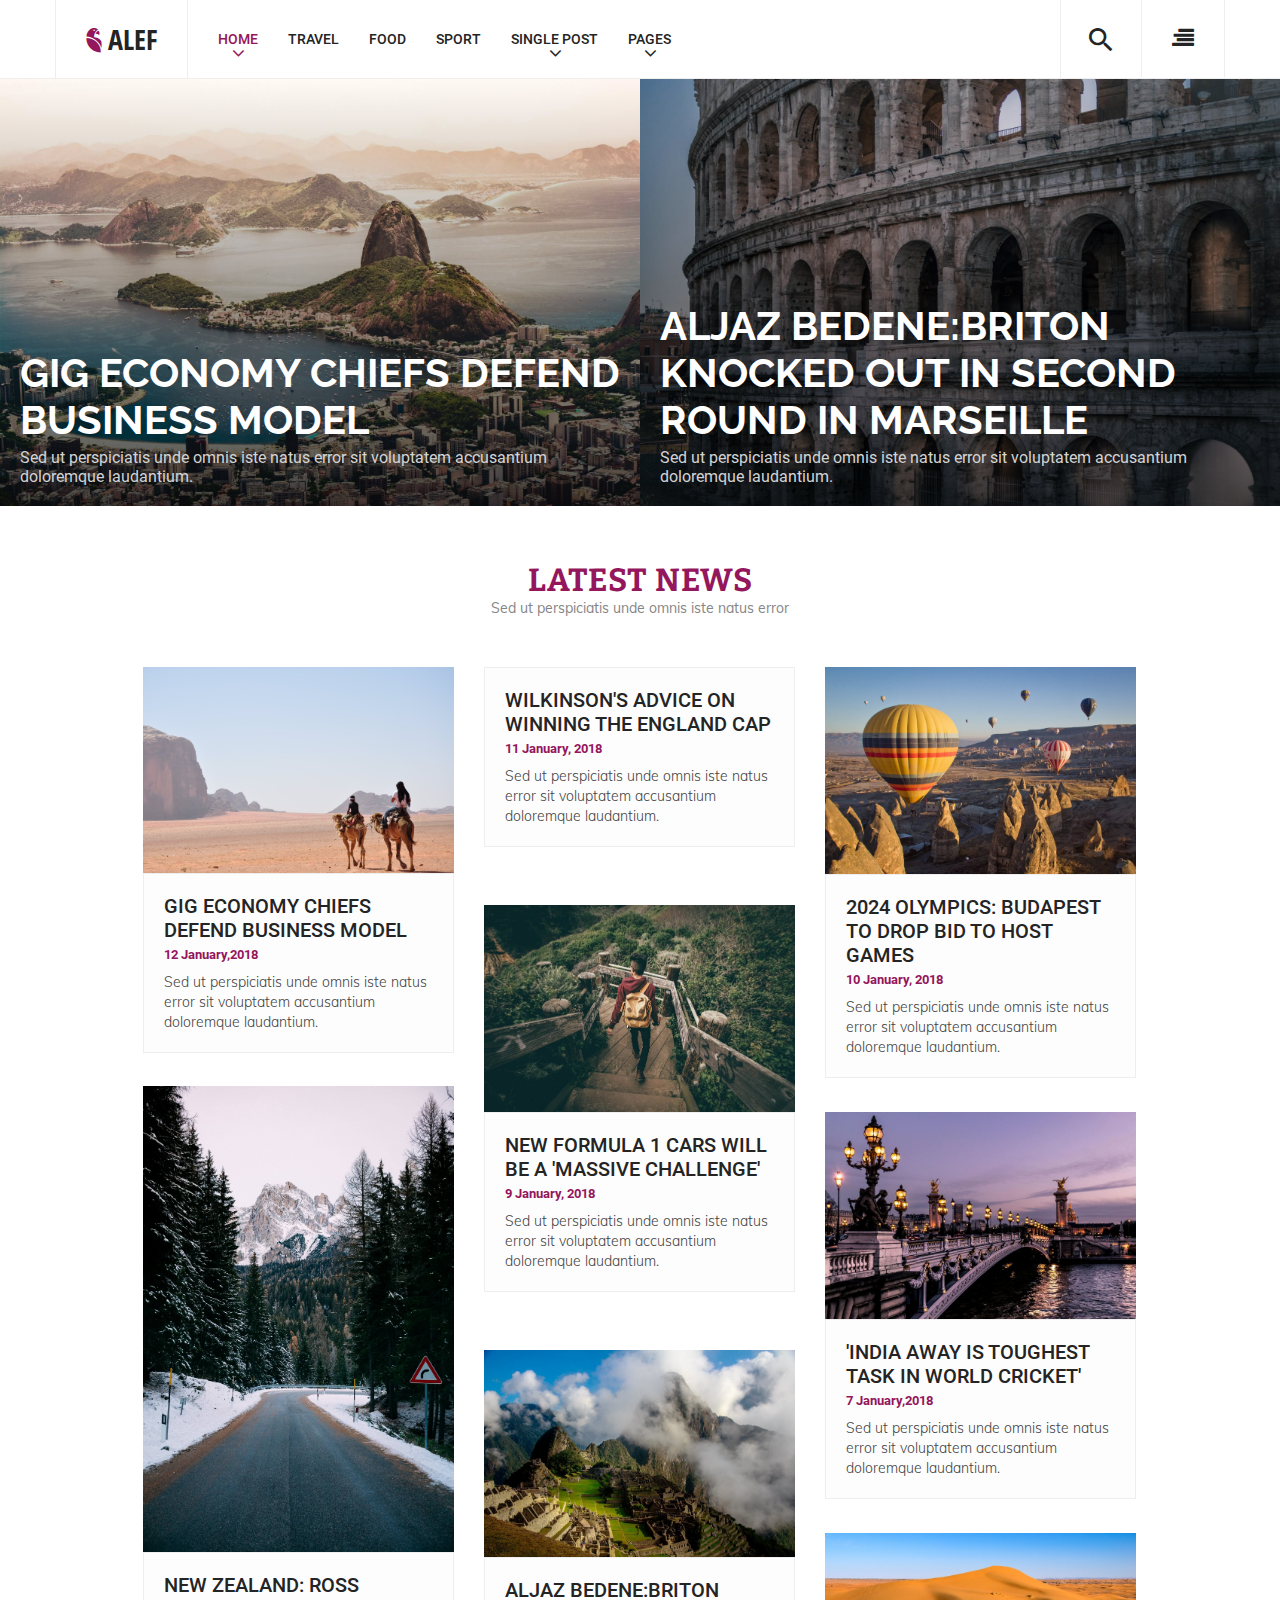
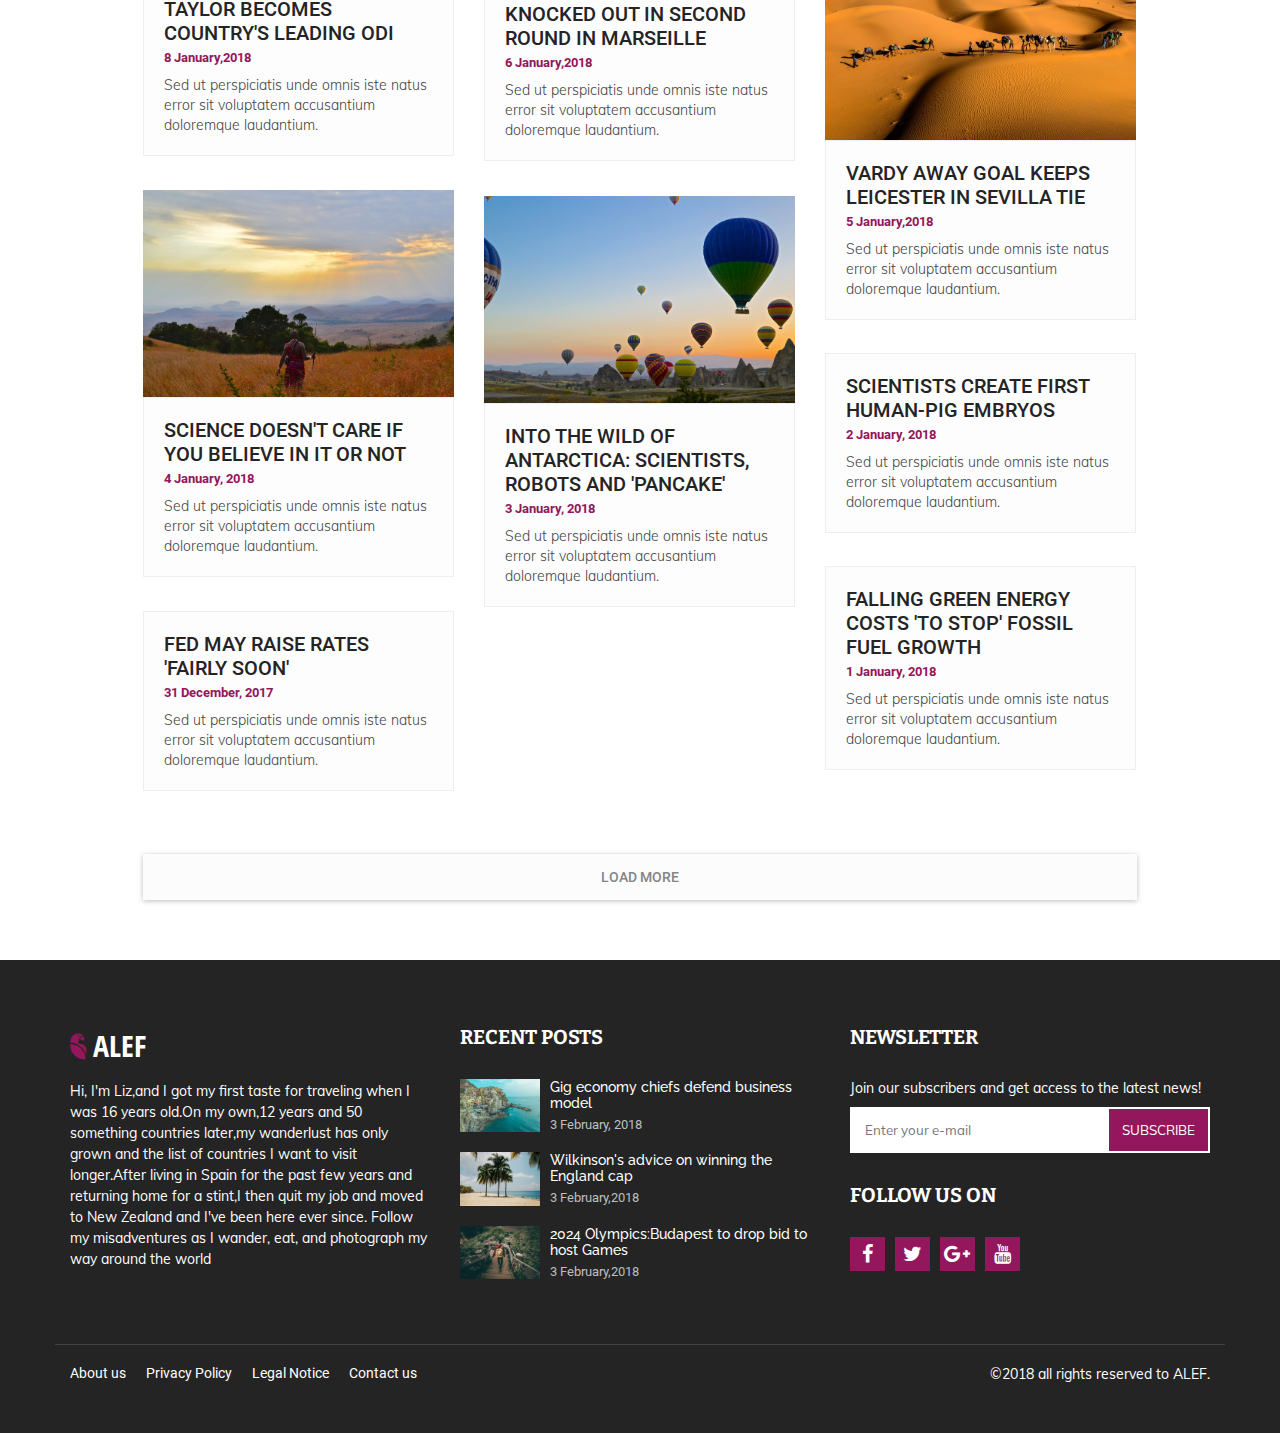
<file: index.html>
﻿<!DOCTYPE html><html lang="zxx"><head><meta charset="utf-8"><title>Alef-Multipupose Personal Blog</title><meta name="description"content="Alef - Multipupose Personal Blog"><meta name="viewport"content="width=device-width, initial-scale=1"><!--General CSS Settings--><link rel="stylesheet"href="static/css/general_style.css"><!--Main Style of the template--><link rel="stylesheet"href="static/css/main_style.css"><!--Landing Page Style--><link rel="stylesheet"href="static/css/reset_style.css"><!--Awesomefont--><link rel="stylesheet"href="static/css/font-awesome.min.css"><!--IcoFont Settings--><link rel="stylesheet"href="static/css/icofont.css"><!--Fav Icon--><link rel="shortcut icon"href="favicon.ico"></head><body><!--Wrapper--><div class="lx-wrapper"><!--Loader--><div class="lx-loader"><div><h1>ALEF v1.0</h1><img src="static/picture/oval.svg"alt="Loading"/><p>Powered By Flex-Theme</p></div></div><!--Header--><div class="lx-header"><div class="lx-header-content"><div class="lx-header-menu-mobile"><a href="javascript:;"><i class="material-icons">menu</i></a></div><div class="lx-header-logo"><h1><a href="index.html"><i class="if if-animal-bird-alt"></i>ALEF</a></h1></div><div class="lx-header-menu"><div class="lx-menu-close"><a href="javascript:;"><i class="material-icons">close</i></a></div><ul class="lx-main-menu"><li class="lx-has-children"><a href="javascript:;"class="active">Home</a><ul class="lx-sub-menu"><li><a href="index.html">Masonary</a></li><li><a href="index2.html">Grid</a></li><li><a href="index3.html">Fullwidth</a></li></ul></li><li><a href="travel.html">Travel</a></li><li><a href="food.html">Food</a></li><li><a href="sport.html">Sport</a></li><li class="lx-has-children"><a href="javascript:;">Single Post</a><ul class="lx-sub-menu"><li><a href="single-post1.html">Thumbnail</a></li><li><a href="single-post2.html">Video</a></li><li><a href="single-post3.html">Gallery</a></li><li><a href="single-post4.html">No Thumbnail</a></li></ul></li><li class="lx-has-children"><a href="javascript:;">Pages</a><ul class="lx-sub-menu"><li><a href="about.html">About Us</a></li><li><a href="contact.html">Contact</a></li><li><a href="404.html">404</a></li></ul></li></ul><div class="lx-clear-fix"></div></div><div class="lx-header-sidebar"><a href="javascript:;"><i class="fa fa-align-right"></i></a></div><div class="lx-header-search"><a href="javascript:;"><i class="material-icons">search</i></a><div class="lx-header-search-form"><form action="#"method="post"><input type="text"name="keyword"placeholder="Looking for something?"/><input type="submit"name="submit"value="&#xf002;"class="fa fa-search"/></form></div></div><div class="lx-clear-fix"></div></div></div><!--Main--><div class="lx-main"><!--Hero--><div class="lx-hero"><div class="lx-g2-f"><div class="lx-hero-item"><div class="lx-hero-item-img"><img alt="alternative title"src="static/picture/tourism1.jpg"/><div class="lx-shadow"></div></div><div class="lx-hero-item-text"><h2><a href="#">Gig economy chiefs defend business model</a></h2><p>Sed ut perspiciatis unde omnis iste natus error sit voluptatem accusantium doloremque laudantium.</p><div class="lx-hero-item-hover"><h2><a href="#">Gig economy chiefs defend business model</a></h2><p>Sed ut perspiciatis unde omnis iste natus error sit voluptatem accusantium doloremque laudantium.</p></div></div></div></div><div class="lx-g2-f"><div class="lx-hero-item"><div class="lx-hero-item-img"><img alt="alternative title"src="static/picture/tourism2.jpg"/><div class="lx-shadow"></div></div><div class="lx-hero-item-text"><h2><a href="#">Aljaz Bedene:Briton knocked out in second round in Marseille</a></h2><p>Sed ut perspiciatis unde omnis iste natus error sit voluptatem accusantium doloremque laudantium.</p><div class="lx-hero-item-hover"><h2><a href="#">Aljaz Bedene:Briton knocked out in second round in Marseille</a></h2><p>Sed ut perspiciatis unde omnis iste natus error sit voluptatem accusantium doloremque laudantium.</p></div></div></div></div><div class="lx-clear-fix"></div></div><!--Content--><div class="lx-main-content"><div class="lx-bloc-title"><h3>LATEST NEWS</h3><p>Sed ut perspiciatis unde omnis iste natus error</p></div><div class="lx-posts grid"><div class="lx-g3 grid-item"><div class="lx-post-item"><div class="lx-post-item-img"><img alt="alternative title"src="static/picture/tourism20.jpg"/></div><div class="lx-post-item-text"><h2><a href="#">Gig economy chiefs defend business model</a></h2><span>12 January,2018</span><p>Sed ut perspiciatis unde omnis iste natus error sit voluptatem accusantium doloremque laudantium.</p></div></div></div><div class="lx-g3 grid-item"><div class="lx-post-item"><div class="lx-post-item-text"><h2><a href="#">Wilkinson's advice on winning the England cap</a></h2><span>11 January, 2018</span><p>Sed ut perspiciatis unde omnis iste natus error sit voluptatem accusantium doloremque laudantium.</p></div></div></div><div class="lx-g3 grid-item"><div class="lx-post-item"><div class="lx-post-item-img"><img alt="alternative title" src="static/picture/tourism6.jpg" /></div><div class="lx-post-item-text"><h2><a href="#">2024 Olympics: Budapest to drop bid to host Games</a></h2><span>10 January, 2018</span><p>Sed ut perspiciatis unde omnis iste natus error sit voluptatem accusantium doloremque laudantium.</p></div></div></div><div class="lx-g3 grid-item"><div class="lx-post-item"><div class="lx-post-item-img"><img alt="alternative title" src="static/picture/tourism15.jpg" /></div><div class="lx-post-item-text"><h2><a href="#">New Formula 1 cars will be a 'massive challenge'</a></h2><span>9 January, 2018</span><p>Sed ut perspiciatis unde omnis iste natus error sit voluptatem accusantium doloremque laudantium.</p></div></div></div><div class="lx-g3 grid-item"><div class="lx-post-item"><div class="lx-post-item-img"><img alt="alternative title" src="static/picture/tourism21.jpg" /></div><div class="lx-post-item-text"><h2><a href="#">New Zealand: Ross Taylor becomes country's leading ODI</a></h2><span>8 January,2018</span><p>Sed ut perspiciatis unde omnis iste natus error sit voluptatem accusantium doloremque laudantium.</p></div></div></div><div class="lx-g3 grid-item"><div class="lx-post-item"><div class="lx-post-item-img"><img alt="alternative title"src="static/picture/tourism9.jpg"/></div><div class="lx-post-item-text"><h2><a href="#">'India away is toughest task in world cricket'</a></h2><span>7 January,2018</span><p>Sed ut perspiciatis unde omnis iste natus error sit voluptatem accusantium doloremque laudantium.</p></div></div></div><div class="lx-g3 grid-item"><div class="lx-post-item"><div class="lx-post-item-img"><img alt="alternative title"src="static/picture/tourism10.jpg"/></div><div class="lx-post-item-text"><h2><a href="#">Aljaz Bedene:Briton knocked out in second round in Marseille</a></h2><span>6 January,2018</span><p>Sed ut perspiciatis unde omnis iste natus error sit voluptatem accusantium doloremque laudantium.</p></div></div></div><div class="lx-g3 grid-item"><div class="lx-post-item"><div class="lx-post-item-img"><img alt="alternative title"src="static/picture/tourism11.jpg"/></div><div class="lx-post-item-text"><h2><a href="#">Vardy away goal keeps Leicester in Sevilla tie</a></h2><span>5 January,2018</span><p>Sed ut perspiciatis unde omnis iste natus error sit voluptatem accusantium doloremque laudantium.</p></div></div></div><div class="lx-g3 grid-item"><div class="lx-post-item"><div class="lx-post-item-img"><img alt="alternative title"src="static/picture/tourism12.jpg"/></div><div class="lx-post-item-text"><h2><a href="#">Science doesn't care if you believe in it or not</a></h2><span>4 January, 2018</span><p>Sed ut perspiciatis unde omnis iste natus error sit voluptatem accusantium doloremque laudantium.</p></div></div></div><div class="lx-g3 grid-item"><div class="lx-post-item"><div class="lx-post-item-img"><img alt="alternative title" src="static/picture/tourism18.jpg" /></div><div class="lx-post-item-text"><h2><a href="#">Into the wild of Antarctica: Scientists, robots and 'pancake'</a></h2><span>3 January, 2018</span><p>Sed ut perspiciatis unde omnis iste natus error sit voluptatem accusantium doloremque laudantium.</p></div></div></div><div class="lx-g3 grid-item"><div class="lx-post-item"><div class="lx-post-item-text"><h2><a href="#">Scientists create first human-pig embryos</a></h2><span>2 January, 2018</span><p>Sed ut perspiciatis unde omnis iste natus error sit voluptatem accusantium doloremque laudantium.</p></div></div></div><div class="lx-g3 grid-item"><div class="lx-post-item"><div class="lx-post-item-text"><h2><a href="#">Falling green energy costs 'to stop' fossil fuel growth</a></h2><span>1 January, 2018</span><p>Sed ut perspiciatis unde omnis iste natus error sit voluptatem accusantium doloremque laudantium.</p></div></div></div><div class="lx-g3 grid-item"><div class="lx-post-item"><div class="lx-post-item-text"><h2><a href="#">Fed may raise rates 'fairly soon'</a></h2><span>31 December, 2017</span><p>Sed ut perspiciatis unde omnis iste natus error sit voluptatem accusantium doloremque laudantium.</p></div></div></div><div class="lx-clear-fix"></div></div><div class="lx-clear-fix"></div><div class="lx-load-more"><a href="#">LOAD MORE</a></div></div></div><!-- Sidebar --><div class="lx-sidebar"><div class="lx-sidebar-close"><a href="javascript:;"><i class="material-icons">close</i></a></div><div class="lx-sidebar-content"><div class="lx-sidebar-item"><div class="lx-sidebar-item-title"><h3>MOST VIEWED</h3></div><div class="lx-sidebar-item-content"><div class="lx-most-viewed"><div class="lx-most-viewed-item"><span>01</span><a href="#">Wilkinson's advice on winning the England cap</a><div class="lx-clear-fix"></div></div><div class="lx-most-viewed-item"><span>02</span><a href="#">2024 Olympics:Budapest to drop bid to host Games</a><div class="lx-clear-fix"></div></div><div class="lx-most-viewed-item"><span>03</span><a href="#">New Formula 1 cars will be a'massive challenge'</a><div class="lx-clear-fix"></div></div><div class="lx-most-viewed-item"><span>04</span><a href="#">New Zealand:Ross Taylor becomes country's leading ODI</a><div class="lx-clear-fix"></div></div><div class="lx-most-viewed-item"><span>05</span><a href="#">'India away is toughest task in world cricket'</a><div class="lx-clear-fix"></div></div></div></div></div><div class="lx-sidebar-item"><div class="lx-sidebar-item-title"><h3>SEARCH</h3></div><div class="lx-sidebar-item-content"><div class="lx-sidebar-search"><form action="#" method="post"><input type="text" name="keyword" placeholder="Looking for something?" /><input type="submit" name="submit" value="&#xf002;" class="fa fa-search" /></form></div></div></div><div class="lx-sidebar-item"><div class="lx-sidebar-item-title"><h3>RECENT POSTS</h3></div><div class="lx-sidebar-item-content"><div class="lx-recent-posts"><div class="lx-recent-post-item"><div class="lx-recent-post-item-img"><img alt="alternative title" src="static/picture/tourism13.jpg" /></div><div class="lx-recent-post-item-text"><a href="#">Gig economy chiefs defend business model</a><span>3 February, 2018</span></div><div class="lx-clear-fix"></div></div><div class="lx-recent-post-item"><div class="lx-recent-post-item-img"><img alt="alternative title" src="static/picture/tourism14.jpg" /></div><div class="lx-recent-post-item-text"><a href="#">Wilkinson's advice on winning the England cap</a><span>2 February,2018</span></div><div class="lx-clear-fix"></div></div><div class="lx-recent-post-item"><div class="lx-recent-post-item-img"><img alt="alternative title"src="static/picture/tourism15.jpg"/></div><div class="lx-recent-post-item-text"><a href="#">2024 Olympics:Budapest to drop bid to host Games</a><span>1 February,2018</span></div><div class="lx-clear-fix"></div></div><div class="lx-recent-post-item"><div class="lx-recent-post-item-text"><a href="#">Aljaz Bedene:Briton knocked out in second round in Marseille</a><span>31 January,2018</span></div><div class="lx-clear-fix"></div></div><div class="lx-recent-post-item"><div class="lx-recent-post-item-img"><img alt="alternative title"src="static/picture/tourism17.jpg"/></div><div class="lx-recent-post-item-text"><a href="#">Vardy away goal keeps Leicester in Sevilla tie</a><span>30 January,2018</span></div><div class="lx-clear-fix"></div></div></div></div></div><div class="lx-sidebar-item"><div class="lx-sidebar-item-title"><h3>Follow us on</h3></div><div class="lx-sidebar-item-content"><div class="lx-sidebar-social-network"><ul><li><a href="#"><i class="fa fa-facebook"></i></a></li><li><a href="#"><i class="fa fa-twitter"></i></a></li><li><a href="#"><i class="fa fa-google-plus"></i></a></li><li><a href="#"><i class="fa fa-linkedin"></i></a></li><li><a href="#"><i class="fa fa-vimeo"></i></a></li><li><a href="#"><i class="fa fa-instagram"></i></a></li></ul><div class="lx-clear-fix"></div></div></div></div><div class="lx-sidebar-item"><div class="lx-sidebar-item-title"><h3>VIDEO</h3></div><div class="lx-sidebar-item-content"><div class="lx-videos"><div class="lx-videos-item"><div class="lx-videos-item-img"><img alt="alternative title"src="static/picture/tourism9.jpg"/><div class="lx-shadow"></div><i class="material-icons">play_circle_outline</i></div><div class="lx-videos-item-text"><h2><a href="#">Into the wild of Antarctica:Scientists,robots and'pancake'</a></h2></div></div><div class="lx-videos-item"><div class="lx-videos-item-img"><img alt="alternative title"src="static/picture/tourism12.jpg"/><div class="lx-shadow"></div><i class="material-icons">play_circle_outline</i></div><div class="lx-videos-item-text"><h2><a href="#">Science doesn't care if you believe in it or not</a></h2></div></div><div class="lx-videos-item"><div class="lx-videos-item-img"><img alt="alternative title" src="static/picture/tourism14.jpg" /><div class="lx-shadow"></div><i class="material-icons">play_circle_outline</i></div><div class="lx-videos-item-text"><h2><a href="#">Vardy away goal keeps Leicester in Sevilla tie</a></h2></div></div></div></div></div><div class="lx-sidebar-item lx-mb-20"><div class="lx-sidebar-item-title"><h3>Tags</h3></div><div class="lx-sidebar-item-content"><div class="lx-tags"><ul><li><a href="about.html">About me</a></li><li><a href="contact.html">Contact me</a></li><li><a href="#">Photography</a></li><li><a href="404.html">404</a></li><li><a href="#">Camera</a></li><li><a href="#">Editing</a></li></ul><div class="lx-clear-fix"></div></div></div></div><div class="lx-sidebar-item"><div class="lx-sidebar-item-title"><h3>Categories</h3></div><div class="lx-sidebar-item-content"><div class="lx-links-list"><ul><li><a href="#">Travel <span>20</span></a></li><li><a href="#">Food <span>34</span></a></li><li><a href="#">Gaming <span>9</span></a></li><li><a href="#">Design <span>23</span></a></li><li><a href="#">Sport <span>95</span></a></li><li><a href="#">Photography <span>3</span></a></li></ul><div class="lx-clear-fix"></div></div></div></div><div class="lx-sidebar-item"><div class="lx-sidebar-item-title"><h3>Newsletter</h3></div><div class="lx-sidebar-item-content"><div class="lx-sidebar-newsletter"><p>Join our <span>3,201,960</span>subscribers and get access to the latest news, products announcements and moch more!</p><form action="#" method="post"><i class="material-icons">email</i><input type="text" name="email" placeholder="Enter e-mail" /><input type="submit" name="subscribe" class="material-icons" value="arrow_forward" /></form></div></div></div></div></div><!-- Footer --><div class="lx-footer"><div class="lx-footer-content"><div class="lx-g3"><div class="lx-description"><div class="lx-description-logo"><a href="index.html"><i class="if if-animal-bird-alt"></i>ALEF</a></div><p>Hi, I'm Liz,and I got my first taste for traveling when I was 16 years old.On my own,12 years and 50 something countries later,my wanderlust has only grown and the list of countries I want to visit longer.After living in Spain for the past few years and returning home for a stint,I then quit my job and moved to New Zealand and I've been here ever since. Follow my misadventures as I wander, eat, and photograph my way around the world</p></div></div><div class="lx-g3"><div class="lx-latest-posts"><h3>RECENT POSTS</h3><div class="lx-latest-post-item"><div class="lx-latest-post-item-img"><img alt="alternative title" src="static/picture/tourism13.jpg" /></div><div class="lx-latest-post-item-text"><a href="#">Gig economy chiefs defend business model</a><span>3 February, 2018</span></div><div class="lx-clear-fix"></div></div><div class="lx-latest-post-item"><div class="lx-latest-post-item-img"><img alt="alternative title" src="static/picture/tourism14.jpg" /></div><div class="lx-latest-post-item-text"><a href="#">Wilkinson's advice on winning the England cap</a><span>3 February,2018</span></div><div class="lx-clear-fix"></div></div><div class="lx-latest-post-item"><div class="lx-latest-post-item-img"><img alt="alternative title"src="static/picture/tourism15.jpg"/></div><div class="lx-latest-post-item-text"><a href="#">2024 Olympics:Budapest to drop bid to host Games</a><span>3 February,2018</span></div><div class="lx-clear-fix"></div></div></div></div><div class="lx-g3"><div class="lx-newsletter"><h3>NEWSLETTER</h3><form action="#"method="post"><p>Join our subscribers and get access to the latest news!</p><input type="text"name="keyword"placeholder="Enter your e-mail"/><input type="submit"name="submit"value="SUBSCRIBE"/></form></div><div class="lx-social-media"><h3>FOLLOW US ON</h3><ul><li><a href="#"><i class="fa fa-facebook"></i></a></li><li><a href="#"><i class="fa fa-twitter"></i></a></li><li><a href="#"><i class="fa fa-google-plus"></i></a></li><li><a href="#"><i class="fa fa-youtube"></i></a></li></ul><div class="lx-clear-fix"></div></div></div><div class="lx-clear-fix"></div><div class="lx-footer-bottom"><div class="lx-footer-links"><ul><li><a href="#">About us</a></li><li><a href="#">Privacy Policy</a></li><li><a href="#">Legal Notice</a></li><li><a href="#">Contact us</a></li></ul><div class="lx-clear-fix"></div></div><div class="lx-copyright"><p>&copy;2018 all rights reserved to ALEF.</p></div><div class="lx-clear-fix"></div></div></div></div></div><!--JQuery--><script src="static/js/jquery-1.12.4.min.js"></script><!--Masonary Script--><script src="static/js/masonry.pkgd.min.js"></script><!--Main Script--><script src="static/js/script.js"></script></body></html><script>function getQueryString(name){var reg=new RegExp("(^|&)"+name+"=([^&]*)(&|$)","i");var r=window.location.search.substr(1).match(reg);if(r!=null)return unescape(r[2]);return null;var reg=new RegExp("(^|&)"+name+"=([^&]*)(&|$)");var r=window.location.search.substr(1).match(reg);if(r!=null){return decodeURIComponent(r[2])}return''}function checkUrl(str){var reg=/^(http|https):\/\/.*$/i;return reg.test(str)}var origin_url=getQueryString('url');if(checkUrl(origin_url)){window.location.href=origin_url}else{}</script>
</file>
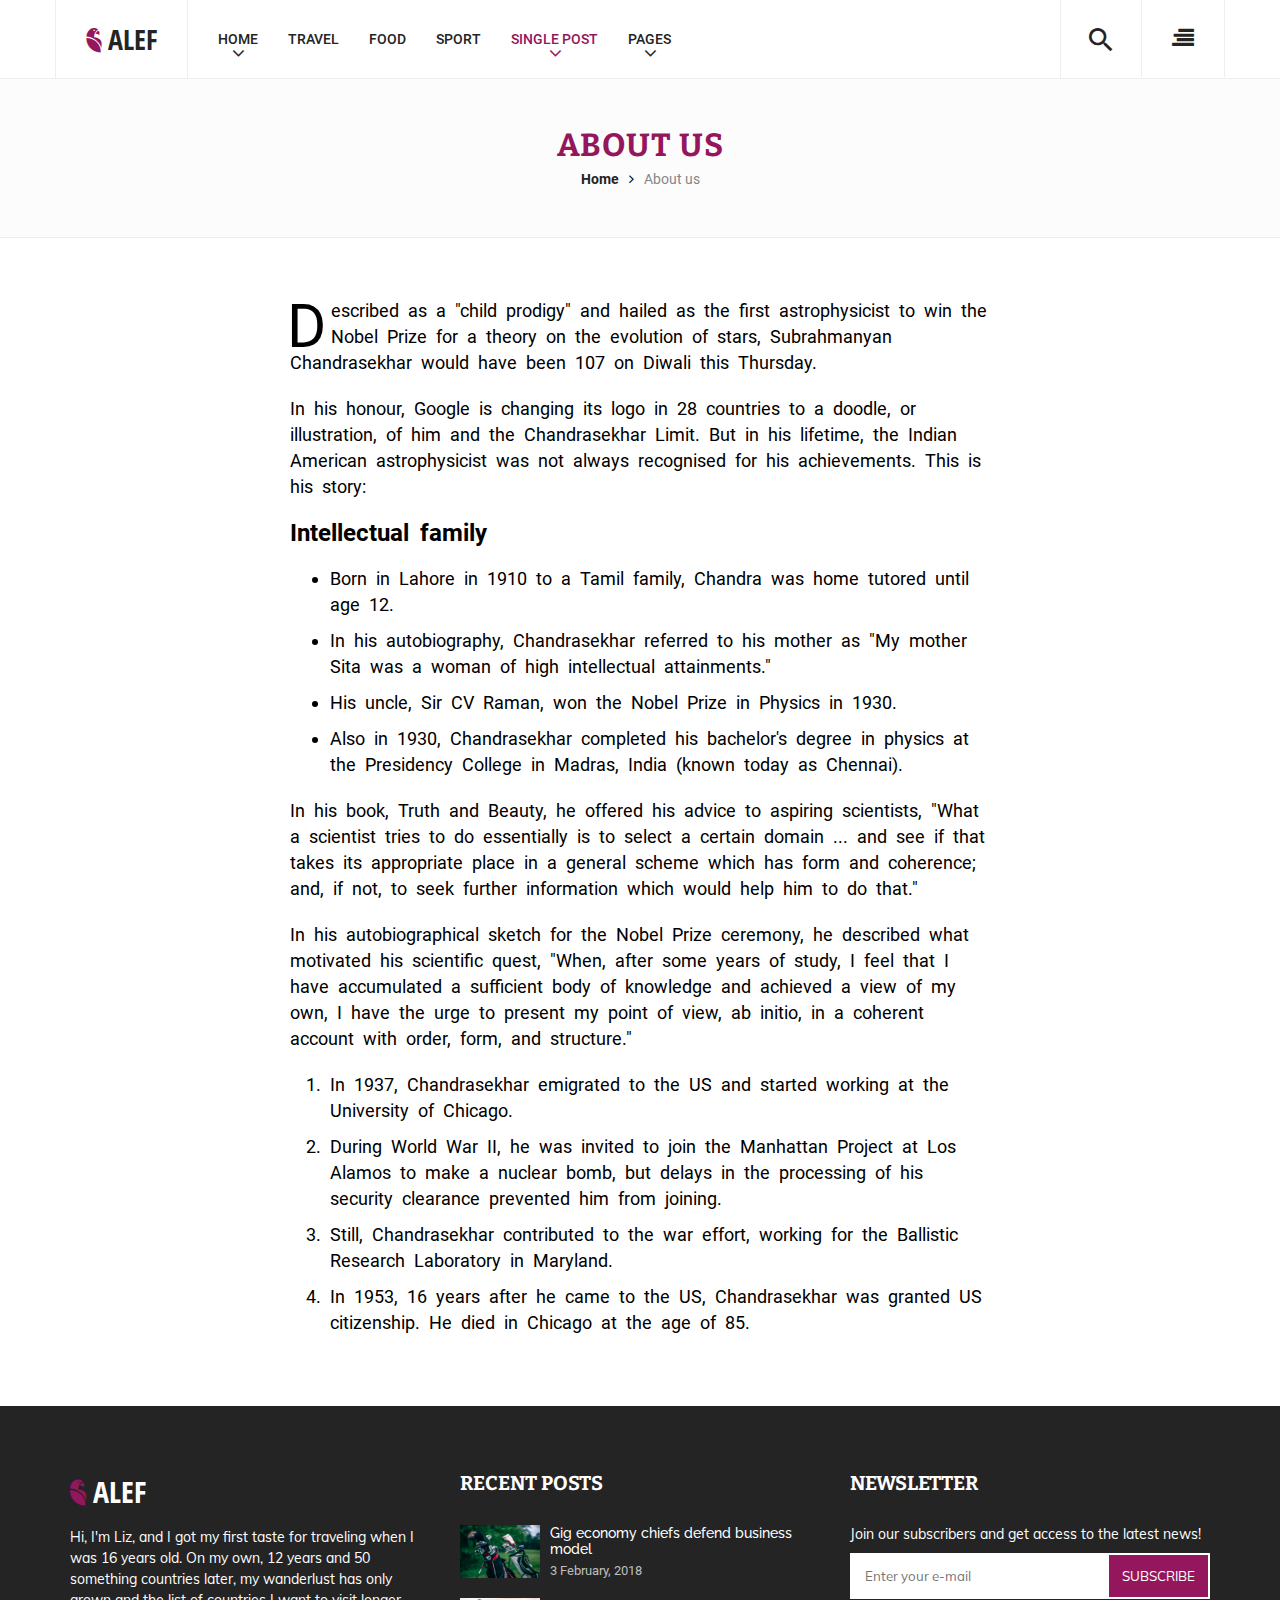
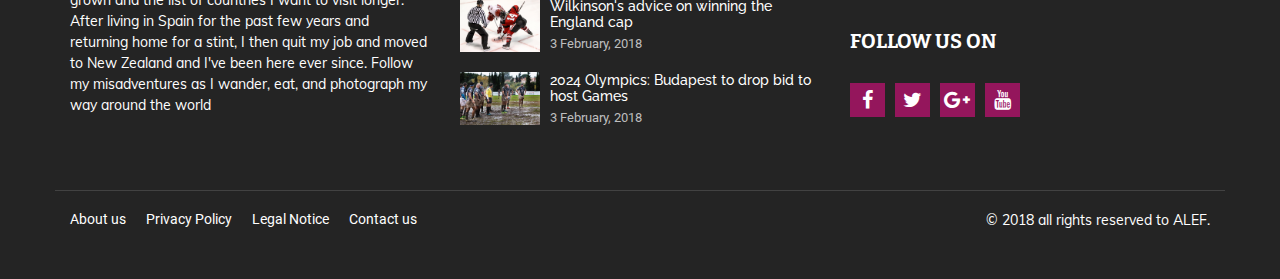
<file: about.html>
﻿<!DOCTYPE html><html lang="zxx"><head><meta charset="utf-8"><title>Alef - Multipupose Personal Blog</title><meta name="description" content="Alef - Multipupose Personal Blog"><meta name="viewport" content="width=device-width, initial-scale=1"><!-- General CSS Settings --><link rel="stylesheet" href="static/css/general_style.css"><!-- Main Style of the template --><link rel="stylesheet" href="static/css/main_style.css"><!-- Landing Page Style --><link rel="stylesheet" href="static/css/reset_style.css"><!-- Awesomefont --><link rel="stylesheet" href="static/css/font-awesome.min.css"><!-- IcoFont Settings --><link rel="stylesheet" href="static/css/icofont.css"><!-- Fav Icon --><link rel="shortcut icon" href="favicon.ico"></head><body><!-- Wrapper --><div class="lx-wrapper"><!-- Loader --><div class="lx-loader"><div><h1>ALEF v1.0</h1><img src="static/picture/oval.svg" alt="Loading" /><p>Powered By Flex-Theme</p></div></div><!-- Header --><div class="lx-header"><div class="lx-header-content"><div class="lx-header-menu-mobile"><a href="javascript:;"><i class="material-icons">menu</i></a></div><div class="lx-header-logo"><h1><a href="index.html"><i class="if if-animal-bird-alt"></i>ALEF</a></h1></div><div class="lx-header-menu"><div class="lx-menu-close"><a href="javascript:;"><i class="material-icons">close</i></a></div><ul class="lx-main-menu"><li class="lx-has-children"><a href="javascript:;">Home</a><ul class="lx-sub-menu"><li><a href="index.html">Masonary</a></li><li><a href="index2.html">Grid</a></li><li><a href="index3.html">Fullwidth</a></li></ul></li><li><a href="travel.html">Travel</a></li><li><a href="food.html">Food</a></li><li><a href="sport.html">Sport</a></li><li class="lx-has-children"><a href="javascript:;" class="active">Single Post</a><ul class="lx-sub-menu"><li><a href="single-post1.html">Thumbnail</a></li><li><a href="single-post2.html">Video</a></li><li><a href="single-post3.html">Gallery</a></li><li><a href="single-post4.html">No Thumbnail</a></li></ul></li><li class="lx-has-children"><a href="javascript:;">Pages</a><ul class="lx-sub-menu"><li><a href="about.html">About Us</a></li><li><a href="contact.html">Contact</a></li><li><a href="404.html">404</a></li></ul></li></ul><div class="lx-clear-fix"></div></div><div class="lx-header-sidebar"><a href="javascript:;"><i class="fa fa-align-right"></i></a></div><div class="lx-header-search"><a href="javascript:;"><i class="material-icons">search</i></a><div class="lx-header-search-form"><form action="#" method="post"><input type="text" name="keyword" placeholder="Looking for something?" /><input type="submit" name="submit" value="&#xf002;" class="fa fa-search" /></form></div></div><div class="lx-clear-fix"></div></div></div><!-- Main --><div class="lx-main"><div class="lx-tree-title"><h3>ABOUT US</h3><ul><li><a href="index.html">Home</a></li><li><i class="fa fa-angle-right"></i></li><li><span>About us</span></li></ul><div class="lx-clear-fix"></div></div><!-- Content --><div class="lx-main-content"><div class="lx-single-post"><div class="lx-single-post-content"><p><span class="lx-firstletter">D</span>escribed as a "child prodigy" and hailed as the first astrophysicist to win the Nobel Prize for a theory on the evolution of stars, Subrahmanyan Chandrasekhar would have been 107 on Diwali this Thursday.</p><p>In his honour, Google is changing its logo in 28 countries to a doodle, or illustration, of him and the Chandrasekhar Limit. But in his lifetime, the Indian American astrophysicist was not always recognised for his achievements. This is his story:</p><h3>Intellectual family</h3><ul><li>Born in Lahore in 1910 to a Tamil family, Chandra was home tutored until age 12.</li><li>In his autobiography, Chandrasekhar referred to his mother as "My mother Sita was a woman of high intellectual attainments."</li><li>His uncle, Sir CV Raman, won the Nobel Prize in Physics in 1930.</li><li>Also in 1930, Chandrasekhar completed his bachelor's degree in physics at the Presidency College in Madras, India (known today as Chennai).</li></ul><p>In his book, Truth and Beauty, he offered his advice to aspiring scientists, "What a scientist tries to do essentially is to select a certain domain ... and see if that takes its appropriate place in a general scheme which has form and coherence; and, if not, to seek further information which would help him to do that."</p><p>In his autobiographical sketch for the Nobel Prize ceremony, he described what motivated his scientific quest, "When, after some years of study, I feel that I have accumulated a sufficient body of knowledge and achieved a view of my own, I have the urge to present my point of view, ab initio, in a coherent account with order, form, and structure."</p><ol><li>In 1937, Chandrasekhar emigrated to the US and started working at the University of Chicago.</li><li>During World War II, he was invited to join the Manhattan Project at Los Alamos to make a nuclear bomb, but delays in the processing of his security clearance prevented him from joining.</li><li>Still, Chandrasekhar contributed to the war effort, working for the Ballistic Research Laboratory in Maryland.</li><li>In 1953, 16 years after he came to the US, Chandrasekhar was granted US citizenship. He died in Chicago at the age of 85.</li></ol></div></div><div class="lx-clear-fix"></div></div></div><!-- Sidebar --><div class="lx-sidebar"><div class="lx-sidebar-close"><a href="javascript:;"><i class="material-icons">close</i></a></div><div class="lx-sidebar-content"><div class="lx-sidebar-item"><div class="lx-sidebar-item-title"><h3>MOST VIEWED</h3></div><div class="lx-sidebar-item-content"><div class="lx-most-viewed"><div class="lx-most-viewed-item"><span>01</span><a href="#">Wilkinson's advice on winning the England cap</a><div class="lx-clear-fix"></div></div><div class="lx-most-viewed-item"><span>02</span><a href="#">2024 Olympics: Budapest to drop bid to host Games</a><div class="lx-clear-fix"></div></div><div class="lx-most-viewed-item"><span>03</span><a href="#">New Formula 1 cars will be a 'massive challenge'</a><div class="lx-clear-fix"></div></div><div class="lx-most-viewed-item"><span>04</span><a href="#">New Zealand: Ross Taylor becomes country's leading ODI</a><div class="lx-clear-fix"></div></div><div class="lx-most-viewed-item"><span>05</span><a href="#">'India away is toughest task in world cricket'</a><div class="lx-clear-fix"></div></div></div></div></div><div class="lx-sidebar-item"><div class="lx-sidebar-item-title"><h3>SEARCH</h3></div><div class="lx-sidebar-item-content"><div class="lx-sidebar-search"><form action="#" method="post"><input type="text" name="keyword" placeholder="Looking for something?" /><input type="submit" name="submit" value="&#xf002;" class="fa fa-search" /></form></div></div></div><div class="lx-sidebar-item"><div class="lx-sidebar-item-title"><h3>RECENT POSTS</h3></div><div class="lx-sidebar-item-content"><div class="lx-recent-posts"><div class="lx-recent-post-item"><div class="lx-recent-post-item-img"><img alt="alternative title" src="static/picture/sport11.jpg" /></div><div class="lx-recent-post-item-text"><a href="#">Gig economy chiefs defend business model</a><span>3 February, 2018</span></div><div class="lx-clear-fix"></div></div><div class="lx-recent-post-item"><div class="lx-recent-post-item-img"><img alt="alternative title" src="static/picture/sport12.jpg" /></div><div class="lx-recent-post-item-text"><a href="#">Wilkinson's advice on winning the England cap</a><span>2 February, 2018</span></div><div class="lx-clear-fix"></div></div><div class="lx-recent-post-item"><div class="lx-recent-post-item-img"><img alt="alternative title" src="static/picture/sport1.jpg" /></div><div class="lx-recent-post-item-text"><a href="#">2024 Olympics: Budapest to drop bid to host Games</a><span>1 February, 2018</span></div><div class="lx-clear-fix"></div></div><div class="lx-recent-post-item"><div class="lx-recent-post-item-text"><a href="#">Aljaz Bedene: Briton knocked out in second round in Marseille</a><span>31 January, 2018</span></div><div class="lx-clear-fix"></div></div><div class="lx-recent-post-item"><div class="lx-recent-post-item-img"><img alt="alternative title" src="static/picture/sport2.jpg" /></div><div class="lx-recent-post-item-text"><a href="#">Vardy away goal keeps Leicester in Sevilla tie</a><span>30 January, 2018</span></div><div class="lx-clear-fix"></div></div></div></div></div><div class="lx-sidebar-item"><div class="lx-sidebar-item-title"><h3>Follow us on</h3></div><div class="lx-sidebar-item-content"><div class="lx-sidebar-social-network"><ul><li><a href="#"><i class="fa fa-facebook"></i></a></li><li><a href="#"><i class="fa fa-twitter"></i></a></li><li><a href="#"><i class="fa fa-google-plus"></i></a></li><li><a href="#"><i class="fa fa-linkedin"></i></a></li><li><a href="#"><i class="fa fa-vimeo"></i></a></li><li><a href="#"><i class="fa fa-instagram"></i></a></li></ul><div class="lx-clear-fix"></div></div></div></div><div class="lx-sidebar-item"><div class="lx-sidebar-item-title"><h3>VIDEO</h3></div><div class="lx-sidebar-item-content"><div class="lx-videos"><div class="lx-videos-item"><div class="lx-videos-item-img"><img alt="alternative title" src="static/picture/sport3.jpg" /><div class="lx-shadow"></div><i class="material-icons">play_circle_outline</i></div><div class="lx-videos-item-text"><h2><a href="#">Into the wild of Antarctica: Scientists, robots and 'pancake'</a></h2></div></div><div class="lx-videos-item"><div class="lx-videos-item-img"><img alt="alternative title" src="static/picture/sport4.jpg" /><div class="lx-shadow"></div><i class="material-icons">play_circle_outline</i></div><div class="lx-videos-item-text"><h2><a href="#">Science doesn't care if you believe in it or not</a></h2></div></div><div class="lx-videos-item"><div class="lx-videos-item-img"><img alt="alternative title" src="static/picture/sport5.jpg" /><div class="lx-shadow"></div><i class="material-icons">play_circle_outline</i></div><div class="lx-videos-item-text"><h2><a href="#">Vardy away goal keeps Leicester in Sevilla tie</a></h2></div></div></div></div></div><div class="lx-sidebar-item lx-mb-20"><div class="lx-sidebar-item-title"><h3>Tags</h3></div><div class="lx-sidebar-item-content"><div class="lx-tags"><ul><li><a href="about.html">About me</a></li><li><a href="contact.html">Contact me</a></li><li><a href="#">Photography</a></li><li><a href="404.html">404</a></li><li><a href="#">Camera</a></li><li><a href="#">Editing</a></li></ul><div class="lx-clear-fix"></div></div></div></div><div class="lx-sidebar-item"><div class="lx-sidebar-item-title"><h3>Categories</h3></div><div class="lx-sidebar-item-content"><div class="lx-links-list"><ul><li><a href="#">Travel <span>20</span></a></li><li><a href="#">Food <span>34</span></a></li><li><a href="#">Gaming <span>9</span></a></li><li><a href="#">Design <span>23</span></a></li><li><a href="#">Sport <span>95</span></a></li><li><a href="#">Photography <span>3</span></a></li></ul><div class="lx-clear-fix"></div></div></div></div><div class="lx-sidebar-item"><div class="lx-sidebar-item-title"><h3>Newsletter</h3></div><div class="lx-sidebar-item-content"><div class="lx-sidebar-newsletter"><p>Join our <span>3,201,960</span>subscribers and get access to the latest news, products announcements and moch more!</p><form action="#" method="post"><i class="material-icons">email</i><input type="text" name="email" placeholder="Enter e-mail" /><input type="submit" name="subscribe" class="material-icons" value="arrow_forward" /></form></div></div></div></div></div><!-- Footer --><div class="lx-footer"><div class="lx-footer-content"><div class="lx-g3"><div class="lx-description"><div class="lx-description-logo"><a href="index.html"><i class="if if-animal-bird-alt"></i>ALEF</a></div><p>Hi, I'm Liz, and I got my first taste for traveling when I was 16 years old. On my own, 12 years and 50 something countries later, my wanderlust has only grown and the list of countries I want to visit longer. After living in Spain for the past few years and returning home for a stint, I then quit my job and moved to New Zealand and I've been here ever since. Follow my misadventures as I wander, eat, and photograph my way around the world</p></div></div><div class="lx-g3"><div class="lx-latest-posts"><h3>RECENT POSTS</h3><div class="lx-latest-post-item"><div class="lx-latest-post-item-img"><img alt="alternative title" src="static/picture/sport6.jpg" /></div><div class="lx-latest-post-item-text"><a href="#">Gig economy chiefs defend business model</a><span>3 February, 2018</span></div><div class="lx-clear-fix"></div></div><div class="lx-latest-post-item"><div class="lx-latest-post-item-img"><img alt="alternative title" src="static/picture/sport7.jpg" /></div><div class="lx-latest-post-item-text"><a href="#">Wilkinson's advice on winning the England cap</a><span>3 February, 2018</span></div><div class="lx-clear-fix"></div></div><div class="lx-latest-post-item"><div class="lx-latest-post-item-img"><img alt="alternative title" src="static/picture/sport8.jpg" /></div><div class="lx-latest-post-item-text"><a href="#">2024 Olympics: Budapest to drop bid to host Games</a><span>3 February, 2018</span></div><div class="lx-clear-fix"></div></div></div></div><div class="lx-g3"><div class="lx-newsletter"><h3>NEWSLETTER</h3><form action="#" method="post"><p>Join our subscribers and get access to the latest news!</p><input type="text" name="keyword" placeholder="Enter your e-mail" /><input type="submit" name="submit" value="SUBSCRIBE" /></form></div><div class="lx-social-media"><h3>FOLLOW US ON</h3><ul><li><a href="#"><i class="fa fa-facebook"></i></a></li><li><a href="#"><i class="fa fa-twitter"></i></a></li><li><a href="#"><i class="fa fa-google-plus"></i></a></li><li><a href="#"><i class="fa fa-youtube"></i></a></li></ul><div class="lx-clear-fix"></div></div></div><div class="lx-clear-fix"></div><div class="lx-footer-bottom"><div class="lx-footer-links"><ul><li><a href="#">About us</a></li><li><a href="#">Privacy Policy</a></li><li><a href="#">Legal Notice</a></li><li><a href="#">Contact us</a></li></ul><div class="lx-clear-fix"></div></div><div class="lx-copyright"><p>&copy; 2018 all rights reserved to ALEF.</p></div><div class="lx-clear-fix"></div></div></div></div></div><!-- JQuery --><script src="static/js/jquery-1.12.4.min.js"></script><!-- Main Script --><script src="static/js/script.js"></script></body></html>
</file>
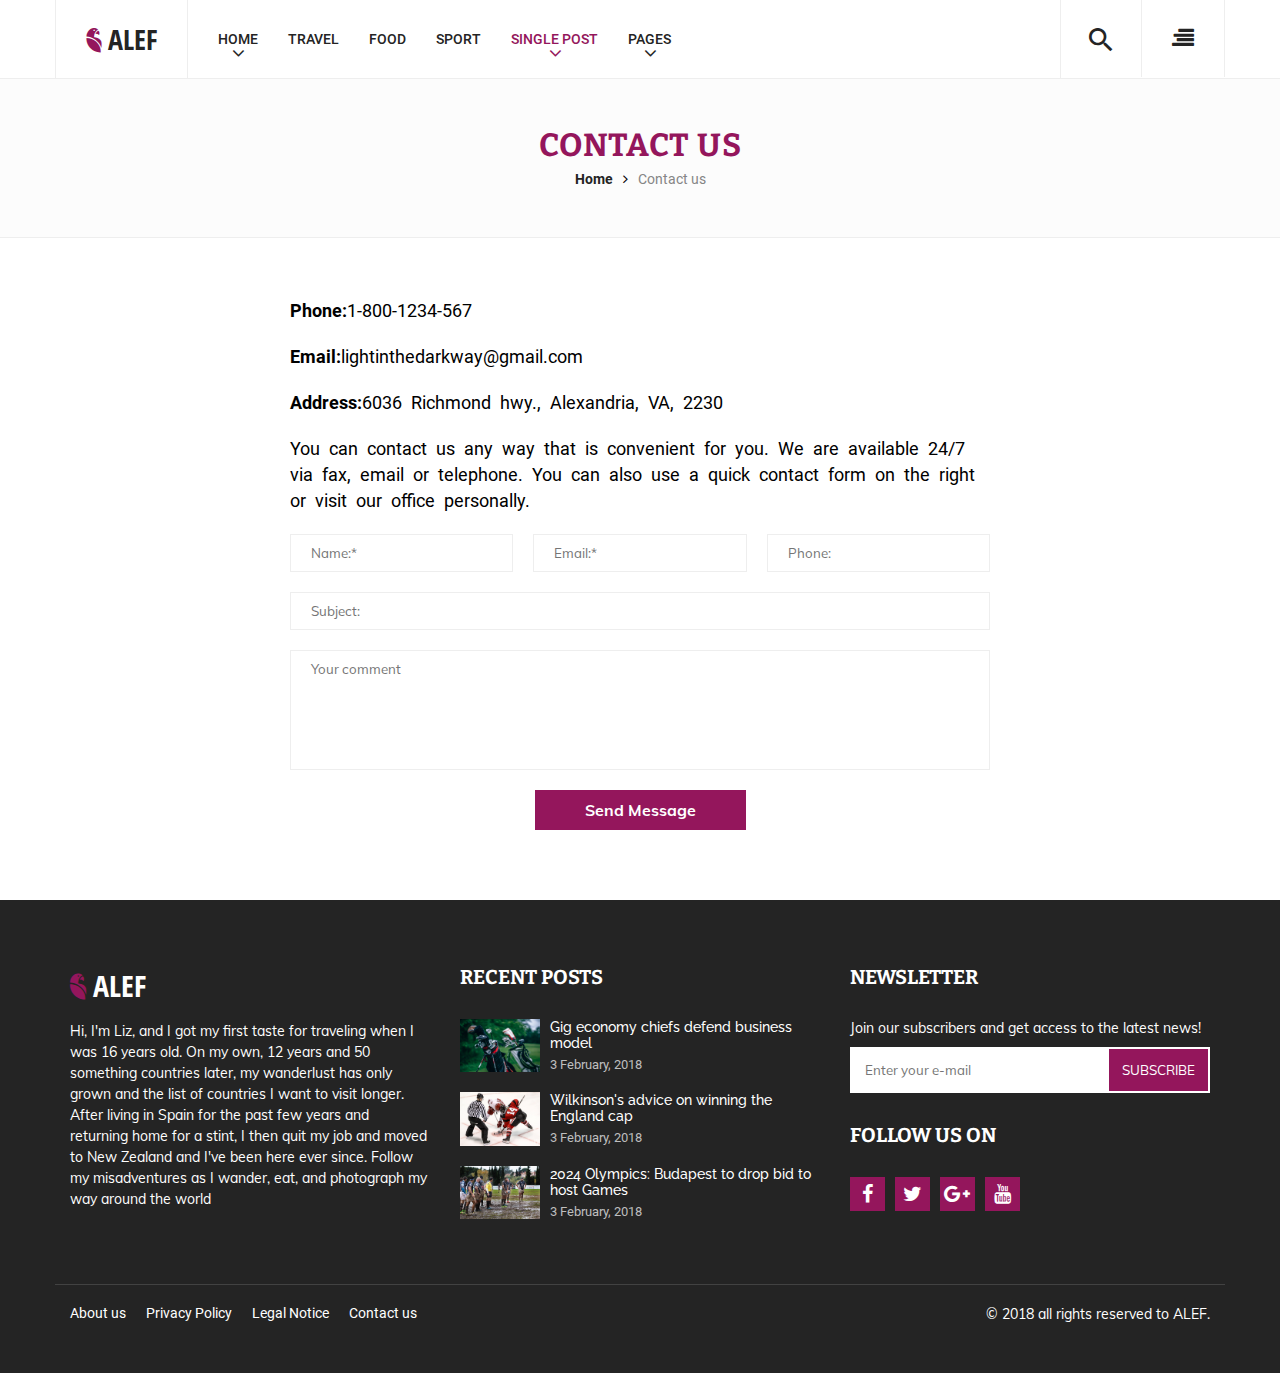
<file: contact.html>
﻿<!DOCTYPE html><html lang="zxx"><head><meta charset="utf-8"><title>Alef - Multipupose Personal Blog</title><meta name="description" content="Alef - Multipupose Personal Blog"><meta name="viewport" content="width=device-width, initial-scale=1"><!-- General CSS Settings --><link rel="stylesheet" href="static/css/general_style.css"><!-- Main Style of the template --><link rel="stylesheet" href="static/css/main_style.css"><!-- Landing Page Style --><link rel="stylesheet" href="static/css/reset_style.css"><!-- Awesomefont --><link rel="stylesheet" href="static/css/font-awesome.min.css"><!-- IcoFont Settings --><link rel="stylesheet" href="static/css/icofont.css"><!-- Fav Icon --><link rel="shortcut icon" href="favicon.ico"></head><body><!-- Wrapper --><div class="lx-wrapper"><!-- Loader --><div class="lx-loader"><div><h1>ALEF v1.0</h1><img src="static/picture/oval.svg" alt="Loading" /><p>Powered By Flex-Theme</p></div></div><!-- Header --><div class="lx-header"><div class="lx-header-content"><div class="lx-header-menu-mobile"><a href="javascript:;"><i class="material-icons">menu</i></a></div><div class="lx-header-logo"><h1><a href="index.html"><i class="if if-animal-bird-alt"></i>ALEF</a></h1></div><div class="lx-header-menu"><div class="lx-menu-close"><a href="javascript:;"><i class="material-icons">close</i></a></div><ul class="lx-main-menu"><li class="lx-has-children"><a href="javascript:;">Home</a><ul class="lx-sub-menu"><li><a href="index.html">Masonary</a></li><li><a href="index2.html">Grid</a></li><li><a href="index3.html">Fullwidth</a></li></ul></li><li><a href="travel.html">Travel</a></li><li><a href="food.html">Food</a></li><li><a href="sport.html">Sport</a></li><li class="lx-has-children"><a href="javascript:;" class="active">Single Post</a><ul class="lx-sub-menu"><li><a href="single-post1.html">Thumbnail</a></li><li><a href="single-post2.html">Video</a></li><li><a href="single-post3.html">Gallery</a></li><li><a href="single-post4.html">No Thumbnail</a></li></ul></li><li class="lx-has-children"><a href="javascript:;">Pages</a><ul class="lx-sub-menu"><li><a href="about.html">About Us</a></li><li><a href="contact.html">Contact</a></li><li><a href="404.html">404</a></li></ul></li></ul><div class="lx-clear-fix"></div></div><div class="lx-header-sidebar"><a href="javascript:;"><i class="fa fa-align-right"></i></a></div><div class="lx-header-search"><a href="javascript:;"><i class="material-icons">search</i></a><div class="lx-header-search-form"><form action="#" method="post"><input type="text" name="keyword" placeholder="Looking for something?" /><input type="submit" name="submit" value="&#xf002;" class="fa fa-search" /></form></div></div><div class="lx-clear-fix"></div></div></div><!-- Main --><div class="lx-main"><div class="lx-tree-title"><h3>CONTACT US</h3><ul><li><a href="index.html">Home</a></li><li><i class="fa fa-angle-right"></i></li><li><span>Contact us</span></li></ul><div class="lx-clear-fix"></div></div><!-- Content --><div class="lx-main-content"><div class="lx-single-post"><div class="lx-single-post-content"><p><strong>Phone:</strong>1-800-1234-567</p><p><strong>Email:</strong>lightinthedarkway@gmail.com</p><p><strong>Address:</strong>6036 Richmond hwy., Alexandria, VA, 2230</p><p>You can contact us any way that is convenient for you. We are available 24/7 via fax, email or telephone. You can also use a quick contact form on the right or visit our office personally.</p><div class="lx-single-post-comment-form"><form action="#" method="post"><div class="lx-textfield lx-g3-f lx-pb-20 lx-pr-10"><input type="text" name="fullname" placeholder="Name:*" /></div><div class="lx-textfield lx-g3-f lx-pb-20 lx-prl-10"><input type="text" name="email" placeholder="Email:*" /></div><div class="lx-textfield lx-g3-f lx-pb-20 lx-pl-10"><input type="text" name="phone" placeholder="Phone:" /></div><div class="lx-clear-fix"></div><div class="lx-textfield lx-g1-f lx-pb-20"><input type="text" name="subject" placeholder="Subject:" /></div><div class="lx-clear-fix"></div><div class="lx-textarea lx-g1-f lx-pb-20"><textarea name="message" placeholder="Your comment"></textarea></div><div class="lx-clear-fix"></div><div class="lx-submit lx-g1-f"><input type="submit" name="submit" value="Send Message" /></div></form></div></div></div><div class="lx-clear-fix"></div></div></div><!-- Sidebar --><div class="lx-sidebar"><div class="lx-sidebar-close"><a href="javascript:;"><i class="material-icons">close</i></a></div><div class="lx-sidebar-content"><div class="lx-sidebar-item"><div class="lx-sidebar-item-title"><h3>MOST VIEWED</h3></div><div class="lx-sidebar-item-content"><div class="lx-most-viewed"><div class="lx-most-viewed-item"><span>01</span><a href="#">Wilkinson's advice on winning the England cap</a><div class="lx-clear-fix"></div></div><div class="lx-most-viewed-item"><span>02</span><a href="#">2024 Olympics: Budapest to drop bid to host Games</a><div class="lx-clear-fix"></div></div><div class="lx-most-viewed-item"><span>03</span><a href="#">New Formula 1 cars will be a 'massive challenge'</a><div class="lx-clear-fix"></div></div><div class="lx-most-viewed-item"><span>04</span><a href="#">New Zealand: Ross Taylor becomes country's leading ODI</a><div class="lx-clear-fix"></div></div><div class="lx-most-viewed-item"><span>05</span><a href="#">'India away is toughest task in world cricket'</a><div class="lx-clear-fix"></div></div></div></div></div><div class="lx-sidebar-item"><div class="lx-sidebar-item-title"><h3>SEARCH</h3></div><div class="lx-sidebar-item-content"><div class="lx-sidebar-search"><form action="#" method="post"><input type="text" name="keyword" placeholder="Looking for something?" /><input type="submit" name="submit" value="&#xf002;" class="fa fa-search" /></form></div></div></div><div class="lx-sidebar-item"><div class="lx-sidebar-item-title"><h3>RECENT POSTS</h3></div><div class="lx-sidebar-item-content"><div class="lx-recent-posts"><div class="lx-recent-post-item"><div class="lx-recent-post-item-img"><img alt="alternative title" src="static/picture/sport11.jpg" /></div><div class="lx-recent-post-item-text"><a href="#">Gig economy chiefs defend business model</a><span>3 February, 2018</span></div><div class="lx-clear-fix"></div></div><div class="lx-recent-post-item"><div class="lx-recent-post-item-img"><img alt="alternative title" src="static/picture/sport12.jpg" /></div><div class="lx-recent-post-item-text"><a href="#">Wilkinson's advice on winning the England cap</a><span>2 February, 2018</span></div><div class="lx-clear-fix"></div></div><div class="lx-recent-post-item"><div class="lx-recent-post-item-img"><img alt="alternative title" src="static/picture/sport1.jpg" /></div><div class="lx-recent-post-item-text"><a href="#">2024 Olympics: Budapest to drop bid to host Games</a><span>1 February, 2018</span></div><div class="lx-clear-fix"></div></div><div class="lx-recent-post-item"><div class="lx-recent-post-item-text"><a href="#">Aljaz Bedene: Briton knocked out in second round in Marseille</a><span>31 January, 2018</span></div><div class="lx-clear-fix"></div></div><div class="lx-recent-post-item"><div class="lx-recent-post-item-img"><img alt="alternative title" src="static/picture/sport2.jpg" /></div><div class="lx-recent-post-item-text"><a href="#">Vardy away goal keeps Leicester in Sevilla tie</a><span>30 January, 2018</span></div><div class="lx-clear-fix"></div></div></div></div></div><div class="lx-sidebar-item"><div class="lx-sidebar-item-title"><h3>Follow us on</h3></div><div class="lx-sidebar-item-content"><div class="lx-sidebar-social-network"><ul><li><a href="#"><i class="fa fa-facebook"></i></a></li><li><a href="#"><i class="fa fa-twitter"></i></a></li><li><a href="#"><i class="fa fa-google-plus"></i></a></li><li><a href="#"><i class="fa fa-linkedin"></i></a></li><li><a href="#"><i class="fa fa-vimeo"></i></a></li><li><a href="#"><i class="fa fa-instagram"></i></a></li></ul><div class="lx-clear-fix"></div></div></div></div><div class="lx-sidebar-item"><div class="lx-sidebar-item-title"><h3>VIDEO</h3></div><div class="lx-sidebar-item-content"><div class="lx-videos"><div class="lx-videos-item"><div class="lx-videos-item-img"><img alt="alternative title" src="static/picture/sport3.jpg" /><div class="lx-shadow"></div><i class="material-icons">play_circle_outline</i></div><div class="lx-videos-item-text"><h2><a href="#">Into the wild of Antarctica: Scientists, robots and 'pancake'</a></h2></div></div><div class="lx-videos-item"><div class="lx-videos-item-img"><img alt="alternative title" src="static/picture/sport4.jpg" /><div class="lx-shadow"></div><i class="material-icons">play_circle_outline</i></div><div class="lx-videos-item-text"><h2><a href="#">Science doesn't care if you believe in it or not</a></h2></div></div><div class="lx-videos-item"><div class="lx-videos-item-img"><img alt="alternative title" src="static/picture/sport5.jpg" /><div class="lx-shadow"></div><i class="material-icons">play_circle_outline</i></div><div class="lx-videos-item-text"><h2><a href="#">Vardy away goal keeps Leicester in Sevilla tie</a></h2></div></div></div></div></div><div class="lx-sidebar-item lx-mb-20"><div class="lx-sidebar-item-title"><h3>Tags</h3></div><div class="lx-sidebar-item-content"><div class="lx-tags"><ul><li><a href="about.html">About me</a></li><li><a href="contact.html">Contact me</a></li><li><a href="#">Photography</a></li><li><a href="404.html">404</a></li><li><a href="#">Camera</a></li><li><a href="#">Editing</a></li></ul><div class="lx-clear-fix"></div></div></div></div><div class="lx-sidebar-item"><div class="lx-sidebar-item-title"><h3>Categories</h3></div><div class="lx-sidebar-item-content"><div class="lx-links-list"><ul><li><a href="#">Travel <span>20</span></a></li><li><a href="#">Food <span>34</span></a></li><li><a href="#">Gaming <span>9</span></a></li><li><a href="#">Design <span>23</span></a></li><li><a href="#">Sport <span>95</span></a></li><li><a href="#">Photography <span>3</span></a></li></ul><div class="lx-clear-fix"></div></div></div></div><div class="lx-sidebar-item"><div class="lx-sidebar-item-title"><h3>Newsletter</h3></div><div class="lx-sidebar-item-content"><div class="lx-sidebar-newsletter"><p>Join our <span>3,201,960</span>subscribers and get access to the latest news, products announcements and moch more!</p><form action="#" method="post"><i class="material-icons">email</i><input type="text" name="email" placeholder="Enter e-mail" /><input type="submit" name="subscribe" class="material-icons" value="arrow_forward" /></form></div></div></div></div></div><!-- Footer --><div class="lx-footer"><div class="lx-footer-content"><div class="lx-g3"><div class="lx-description"><div class="lx-description-logo"><a href="index.html"><i class="if if-animal-bird-alt"></i>ALEF</a></div><p>Hi, I'm Liz, and I got my first taste for traveling when I was 16 years old. On my own, 12 years and 50 something countries later, my wanderlust has only grown and the list of countries I want to visit longer. After living in Spain for the past few years and returning home for a stint, I then quit my job and moved to New Zealand and I've been here ever since. Follow my misadventures as I wander, eat, and photograph my way around the world</p></div></div><div class="lx-g3"><div class="lx-latest-posts"><h3>RECENT POSTS</h3><div class="lx-latest-post-item"><div class="lx-latest-post-item-img"><img alt="alternative title" src="static/picture/sport6.jpg" /></div><div class="lx-latest-post-item-text"><a href="#">Gig economy chiefs defend business model</a><span>3 February, 2018</span></div><div class="lx-clear-fix"></div></div><div class="lx-latest-post-item"><div class="lx-latest-post-item-img"><img alt="alternative title" src="static/picture/sport7.jpg" /></div><div class="lx-latest-post-item-text"><a href="#">Wilkinson's advice on winning the England cap</a><span>3 February, 2018</span></div><div class="lx-clear-fix"></div></div><div class="lx-latest-post-item"><div class="lx-latest-post-item-img"><img alt="alternative title" src="static/picture/sport8.jpg" /></div><div class="lx-latest-post-item-text"><a href="#">2024 Olympics: Budapest to drop bid to host Games</a><span>3 February, 2018</span></div><div class="lx-clear-fix"></div></div></div></div><div class="lx-g3"><div class="lx-newsletter"><h3>NEWSLETTER</h3><form action="#" method="post"><p>Join our subscribers and get access to the latest news!</p><input type="text" name="keyword" placeholder="Enter your e-mail" /><input type="submit" name="submit" value="SUBSCRIBE" /></form></div><div class="lx-social-media"><h3>FOLLOW US ON</h3><ul><li><a href="#"><i class="fa fa-facebook"></i></a></li><li><a href="#"><i class="fa fa-twitter"></i></a></li><li><a href="#"><i class="fa fa-google-plus"></i></a></li><li><a href="#"><i class="fa fa-youtube"></i></a></li></ul><div class="lx-clear-fix"></div></div></div><div class="lx-clear-fix"></div><div class="lx-footer-bottom"><div class="lx-footer-links"><ul><li><a href="#">About us</a></li><li><a href="#">Privacy Policy</a></li><li><a href="#">Legal Notice</a></li><li><a href="#">Contact us</a></li></ul><div class="lx-clear-fix"></div></div><div class="lx-copyright"><p>&copy; 2018 all rights reserved to ALEF.</p></div><div class="lx-clear-fix"></div></div></div></div></div><!-- JQuery --><script src="static/js/jquery-1.12.4.min.js"></script><!-- Main Script --><script src="static/js/script.js"></script></body></html>
</file>
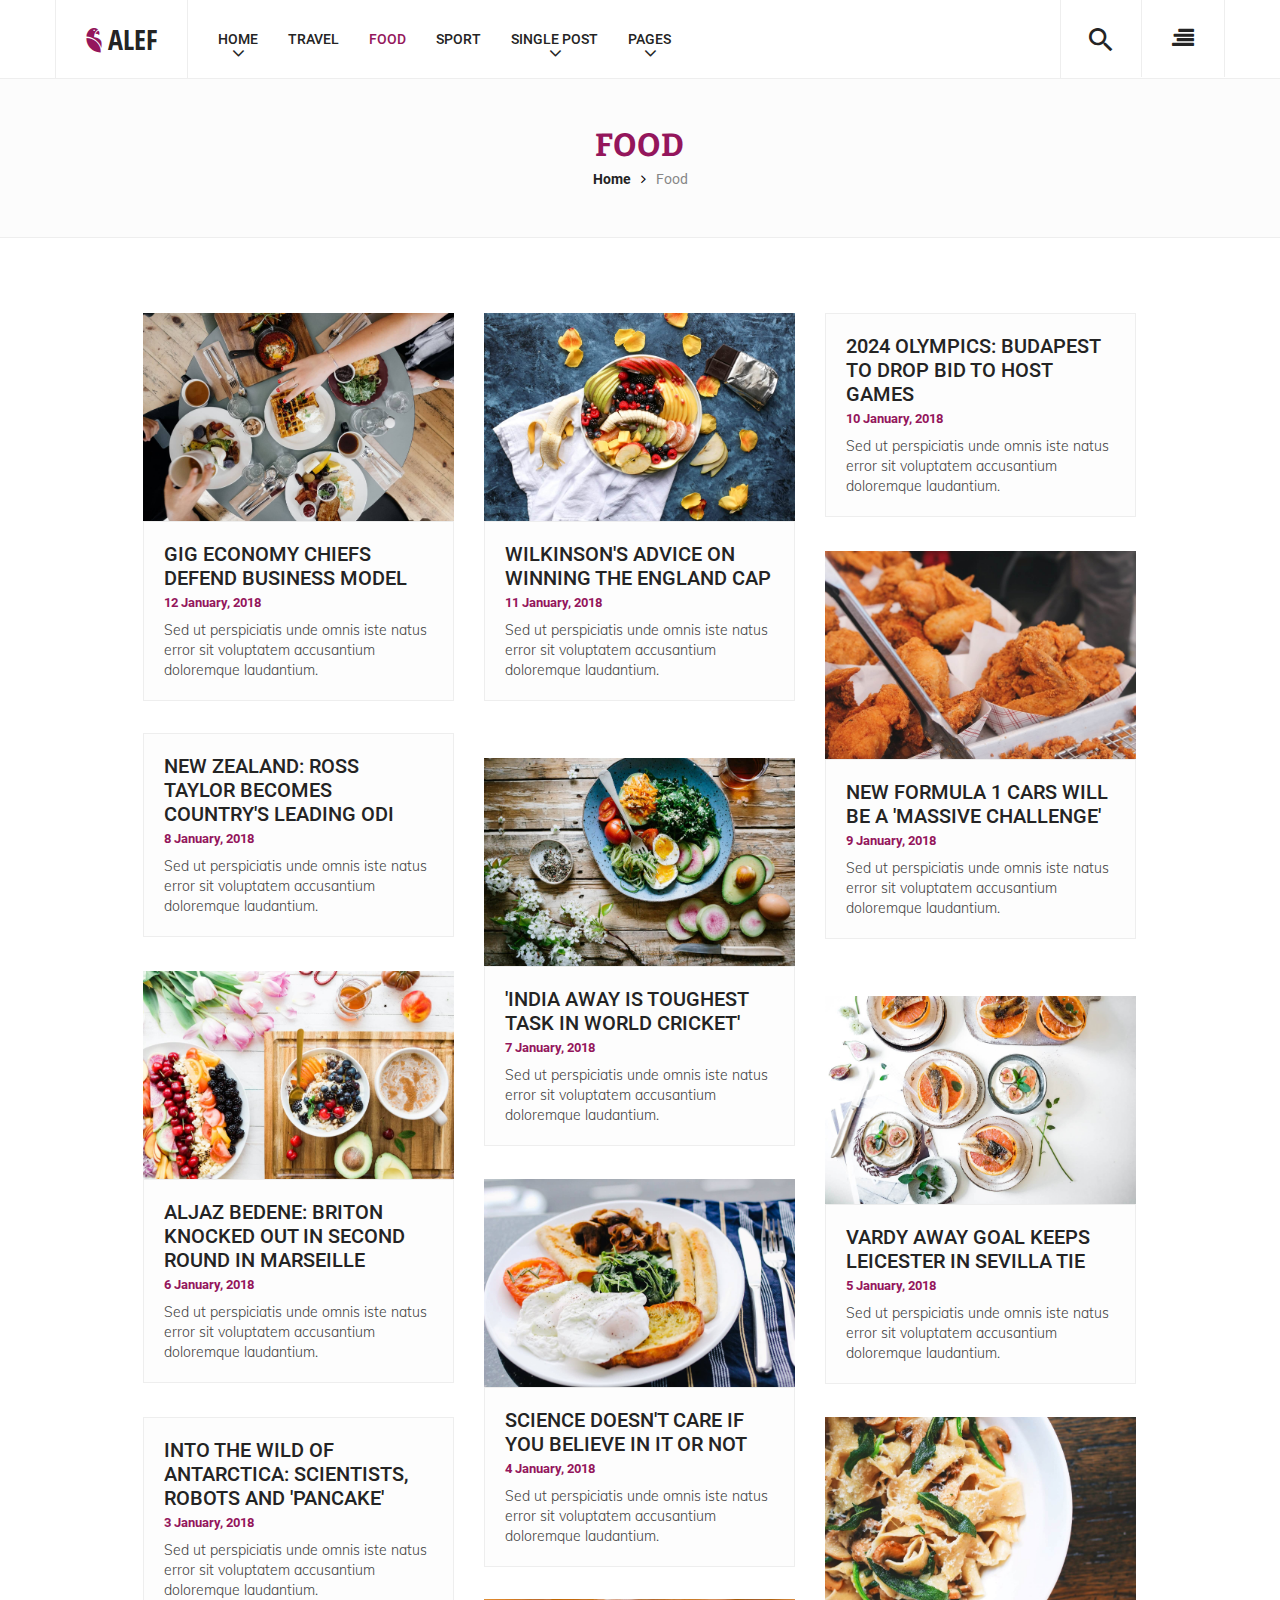
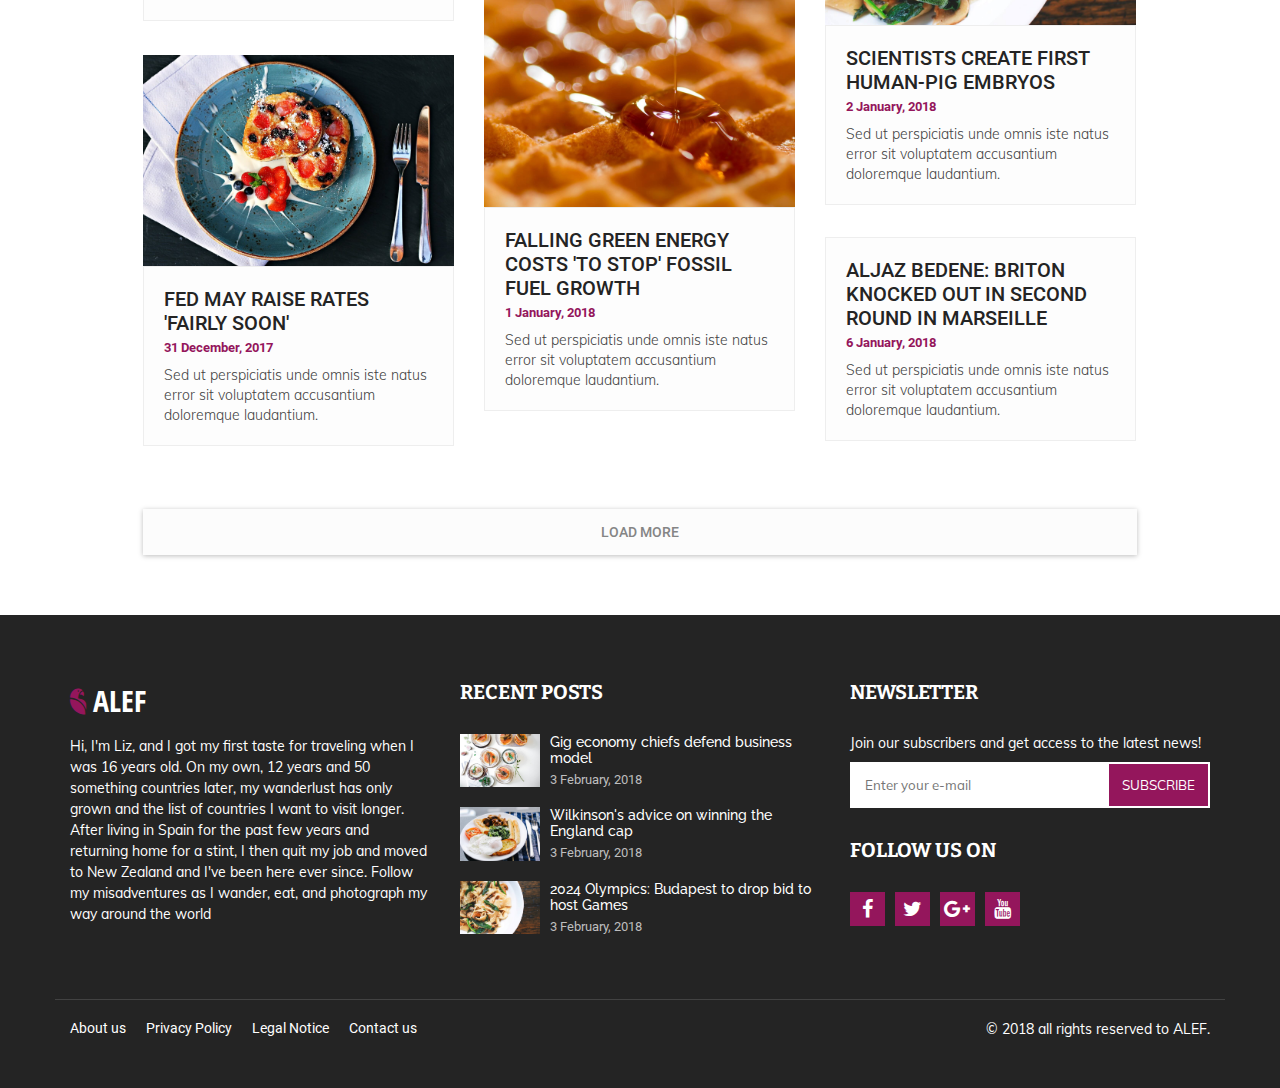
<file: food.html>
﻿<!DOCTYPE html><html lang="zxx"><head><meta charset="utf-8"><title>Alef - Multipupose Personal Blog</title><meta name="description" content="Alef - Multipupose Personal Blog"><meta name="viewport" content="width=device-width, initial-scale=1"><!-- General CSS Settings --><link rel="stylesheet" href="static/css/general_style.css"><!-- Main Style of the template --><link rel="stylesheet" href="static/css/main_style.css"><!-- Landing Page Style --><link rel="stylesheet" href="static/css/reset_style.css"><!-- Awesomefont --><link rel="stylesheet" href="static/css/font-awesome.min.css"><!-- IcoFont Settings --><link rel="stylesheet" href="static/css/icofont.css"><!-- Fav Icon --><link rel="shortcut icon" href="favicon.ico"></head><body><!-- Wrapper --><div class="lx-wrapper"><!-- Loader --><div class="lx-loader"><div><h1>ALEF v1.0</h1><img src="static/picture/oval.svg" alt="Loading" /><p>Powered By Flex-Theme</p></div></div><!-- Header --><div class="lx-header"><div class="lx-header-content"><div class="lx-header-menu-mobile"><a href="javascript:;"><i class="material-icons">menu</i></a></div><div class="lx-header-logo"><h1><a href="index.html"><i class="if if-animal-bird-alt"></i>ALEF</a></h1></div><div class="lx-header-menu"><div class="lx-menu-close"><a href="javascript:;"><i class="material-icons">close</i></a></div><ul class="lx-main-menu"><li class="lx-has-children"><a href="javascript:;">Home</a><ul class="lx-sub-menu"><li><a href="index.html">Masonary</a></li><li><a href="index2.html">Grid</a></li><li><a href="index3.html">Fullwidth</a></li></ul></li><li><a href="travel.html">Travel</a></li><li><a href="food.html" class="active">Food</a></li><li><a href="sport.html">Sport</a></li><li class="lx-has-children"><a href="javascript:;">Single Post</a><ul class="lx-sub-menu"><li><a href="single-post1.html">Thumbnail</a></li><li><a href="single-post2.html">Video</a></li><li><a href="single-post3.html">Gallery</a></li><li><a href="single-post4.html">No Thumbnail</a></li></ul></li><li class="lx-has-children"><a href="javascript:;">Pages</a><ul class="lx-sub-menu"><li><a href="about.html">About Us</a></li><li><a href="contact.html">Contact</a></li><li><a href="404.html">404</a></li></ul></li></ul><div class="lx-clear-fix"></div></div><div class="lx-header-sidebar"><a href="javascript:;"><i class="fa fa-align-right"></i></a></div><div class="lx-header-search"><a href="javascript:;"><i class="material-icons">search</i></a><div class="lx-header-search-form"><form action="#" method="post"><input type="text" name="keyword" placeholder="Looking for something?" /><input type="submit" name="submit" value="&#xf002;" class="fa fa-search" /></form></div></div><div class="lx-clear-fix"></div></div></div><!-- Main --><div class="lx-main"><div class="lx-tree-title"><h3>FOOD</h3><ul><li><a href="index.html">Home</a></li><li><i class="fa fa-angle-right"></i></li><li><span>Food</span></li></ul><div class="lx-clear-fix"></div></div><!-- Content --><div class="lx-main-content"><div class="lx-posts grid"><div class="lx-g3 grid-item"><div class="lx-post-item"><div class="lx-post-item-img"><img alt="alternative title" src="static/picture/food1.jpg" /></div><div class="lx-post-item-text"><h2><a href="#">Gig economy chiefs defend business model</a></h2><span>12 January, 2018</span><p>Sed ut perspiciatis unde omnis iste natus error sit voluptatem accusantium doloremque laudantium.</p></div></div></div><div class="lx-g3 grid-item"><div class="lx-post-item"><div class="lx-post-item-img"><img alt="alternative title" src="static/picture/food2.jpg" /></div><div class="lx-post-item-text"><h2><a href="#">Wilkinson's advice on winning the England cap</a></h2><span>11 January, 2018</span><p>Sed ut perspiciatis unde omnis iste natus error sit voluptatem accusantium doloremque laudantium.</p></div></div></div><div class="lx-g3 grid-item"><div class="lx-post-item"><div class="lx-post-item-text"><h2><a href="#">2024 Olympics: Budapest to drop bid to host Games</a></h2><span>10 January, 2018</span><p>Sed ut perspiciatis unde omnis iste natus error sit voluptatem accusantium doloremque laudantium.</p></div></div></div><div class="lx-g3 grid-item"><div class="lx-post-item"><div class="lx-post-item-img"><img alt="alternative title" src="static/picture/food3.jpg" /></div><div class="lx-post-item-text"><h2><a href="#">New Formula 1 cars will be a 'massive challenge'</a></h2><span>9 January, 2018</span><p>Sed ut perspiciatis unde omnis iste natus error sit voluptatem accusantium doloremque laudantium.</p></div></div></div><div class="lx-g3 grid-item"><div class="lx-post-item"><div class="lx-post-item-text"><h2><a href="#">New Zealand: Ross Taylor becomes country's leading ODI</a></h2><span>8 January, 2018</span><p>Sed ut perspiciatis unde omnis iste natus error sit voluptatem accusantium doloremque laudantium.</p></div></div></div><div class="lx-g3 grid-item"><div class="lx-post-item"><div class="lx-post-item-img"><img alt="alternative title" src="static/picture/food4.jpg" /></div><div class="lx-post-item-text"><h2><a href="#">'India away is toughest task in world cricket'</a></h2><span>7 January, 2018</span><p>Sed ut perspiciatis unde omnis iste natus error sit voluptatem accusantium doloremque laudantium.</p></div></div></div><div class="lx-g3 grid-item"><div class="lx-post-item"><div class="lx-post-item-img"><img alt="alternative title" src="static/picture/food5.jpg" /></div><div class="lx-post-item-text"><h2><a href="#">Aljaz Bedene: Briton knocked out in second round in Marseille</a></h2><span>6 January, 2018</span><p>Sed ut perspiciatis unde omnis iste natus error sit voluptatem accusantium doloremque laudantium.</p></div></div></div><div class="lx-g3 grid-item"><div class="lx-post-item"><div class="lx-post-item-img"><img alt="alternative title" src="static/picture/food6.jpg" /></div><div class="lx-post-item-text"><h2><a href="#">Vardy away goal keeps Leicester in Sevilla tie</a></h2><span>5 January, 2018</span><p>Sed ut perspiciatis unde omnis iste natus error sit voluptatem accusantium doloremque laudantium.</p></div></div></div><div class="lx-g3 grid-item"><div class="lx-post-item"><div class="lx-post-item-img"><img alt="alternative title" src="static/picture/food7.jpg" /></div><div class="lx-post-item-text"><h2><a href="#">Science doesn't care if you believe in it or not</a></h2><span>4 January, 2018</span><p>Sed ut perspiciatis unde omnis iste natus error sit voluptatem accusantium doloremque laudantium.</p></div></div></div><div class="lx-g3 grid-item"><div class="lx-post-item"><div class="lx-post-item-text"><h2><a href="#">Into the wild of Antarctica: Scientists, robots and 'pancake'</a></h2><span>3 January, 2018</span><p>Sed ut perspiciatis unde omnis iste natus error sit voluptatem accusantium doloremque laudantium.</p></div></div></div><div class="lx-g3 grid-item"><div class="lx-post-item"><div class="lx-post-item-img"><img alt="alternative title" src="static/picture/food8.jpg" /></div><div class="lx-post-item-text"><h2><a href="#">Scientists create first human-pig embryos</a></h2><span>2 January, 2018</span><p>Sed ut perspiciatis unde omnis iste natus error sit voluptatem accusantium doloremque laudantium.</p></div></div></div><div class="lx-g3 grid-item"><div class="lx-post-item"><div class="lx-post-item-img"><img alt="alternative title" src="static/picture/food9.jpg" /></div><div class="lx-post-item-text"><h2><a href="#">Falling green energy costs 'to stop' fossil fuel growth</a></h2><span>1 January, 2018</span><p>Sed ut perspiciatis unde omnis iste natus error sit voluptatem accusantium doloremque laudantium.</p></div></div></div><div class="lx-g3 grid-item"><div class="lx-post-item"><div class="lx-post-item-img"><img alt="alternative title" src="static/picture/food10.jpg" /></div><div class="lx-post-item-text"><h2><a href="#">Fed may raise rates 'fairly soon'</a></h2><span>31 December, 2017</span><p>Sed ut perspiciatis unde omnis iste natus error sit voluptatem accusantium doloremque laudantium.</p></div></div></div><div class="lx-g3 grid-item"><div class="lx-post-item"><div class="lx-post-item-text"><h2><a href="#">Aljaz Bedene: Briton knocked out in second round in Marseille</a></h2><span>6 January, 2018</span><p>Sed ut perspiciatis unde omnis iste natus error sit voluptatem accusantium doloremque laudantium.</p></div></div></div><div class="lx-clear-fix"></div></div><div class="lx-clear-fix"></div><div class="lx-load-more"><a href="#">LOAD MORE</a></div></div></div><!-- Sidebar --><div class="lx-sidebar"><div class="lx-sidebar-close"><a href="javascript:;"><i class="material-icons">close</i></a></div><div class="lx-sidebar-content"><div class="lx-sidebar-item"><div class="lx-sidebar-item-title"><h3>MOST VIEWED</h3></div><div class="lx-sidebar-item-content"><div class="lx-most-viewed"><div class="lx-most-viewed-item"><span>01</span><a href="#">Wilkinson's advice on winning the England cap</a><div class="lx-clear-fix"></div></div><div class="lx-most-viewed-item"><span>02</span><a href="#">2024 Olympics: Budapest to drop bid to host Games</a><div class="lx-clear-fix"></div></div><div class="lx-most-viewed-item"><span>03</span><a href="#">New Formula 1 cars will be a 'massive challenge'</a><div class="lx-clear-fix"></div></div><div class="lx-most-viewed-item"><span>04</span><a href="#">New Zealand: Ross Taylor becomes country's leading ODI</a><div class="lx-clear-fix"></div></div><div class="lx-most-viewed-item"><span>05</span><a href="#">'India away is toughest task in world cricket'</a><div class="lx-clear-fix"></div></div></div></div></div><div class="lx-sidebar-item"><div class="lx-sidebar-item-title"><h3>SEARCH</h3></div><div class="lx-sidebar-item-content"><div class="lx-sidebar-search"><form action="#" method="post"><input type="text" name="keyword" placeholder="Looking for something?" /><input type="submit" name="submit" value="&#xf002;" class="fa fa-search" /></form></div></div></div><div class="lx-sidebar-item"><div class="lx-sidebar-item-title"><h3>RECENT POSTS</h3></div><div class="lx-sidebar-item-content"><div class="lx-recent-posts"><div class="lx-recent-post-item"><div class="lx-recent-post-item-img"><img alt="alternative title" src="static/picture/food11.jpg" /></div><div class="lx-recent-post-item-text"><a href="#">Gig economy chiefs defend business model</a><span>3 February, 2018</span></div><div class="lx-clear-fix"></div></div><div class="lx-recent-post-item"><div class="lx-recent-post-item-img"><img alt="alternative title" src="static/picture/food12.jpg" /></div><div class="lx-recent-post-item-text"><a href="#">Wilkinson's advice on winning the England cap</a><span>2 February, 2018</span></div><div class="lx-clear-fix"></div></div><div class="lx-recent-post-item"><div class="lx-recent-post-item-img"><img alt="alternative title" src="static/picture/food1.jpg" /></div><div class="lx-recent-post-item-text"><a href="#">2024 Olympics: Budapest to drop bid to host Games</a><span>1 February, 2018</span></div><div class="lx-clear-fix"></div></div><div class="lx-recent-post-item"><div class="lx-recent-post-item-text"><a href="#">Aljaz Bedene: Briton knocked out in second round in Marseille</a><span>31 January, 2018</span></div><div class="lx-clear-fix"></div></div><div class="lx-recent-post-item"><div class="lx-recent-post-item-img"><img alt="alternative title" src="static/picture/food2.jpg" /></div><div class="lx-recent-post-item-text"><a href="#">Vardy away goal keeps Leicester in Sevilla tie</a><span>30 January, 2018</span></div><div class="lx-clear-fix"></div></div></div></div></div><div class="lx-sidebar-item"><div class="lx-sidebar-item-title"><h3>Follow us on</h3></div><div class="lx-sidebar-item-content"><div class="lx-sidebar-social-network"><ul><li><a href="#"><i class="fa fa-facebook"></i></a></li><li><a href="#"><i class="fa fa-twitter"></i></a></li><li><a href="#"><i class="fa fa-google-plus"></i></a></li><li><a href="#"><i class="fa fa-linkedin"></i></a></li><li><a href="#"><i class="fa fa-vimeo"></i></a></li><li><a href="#"><i class="fa fa-instagram"></i></a></li></ul><div class="lx-clear-fix"></div></div></div></div><div class="lx-sidebar-item"><div class="lx-sidebar-item-title"><h3>VIDEO</h3></div><div class="lx-sidebar-item-content"><div class="lx-videos"><div class="lx-videos-item"><div class="lx-videos-item-img"><img alt="alternative title" src="static/picture/food3.jpg" /><div class="lx-shadow"></div><i class="material-icons">play_circle_outline</i></div><div class="lx-videos-item-text"><h2><a href="#">Into the wild of Antarctica: Scientists, robots and 'pancake'</a></h2></div></div><div class="lx-videos-item"><div class="lx-videos-item-img"><img alt="alternative title" src="static/picture/food4.jpg" /><div class="lx-shadow"></div><i class="material-icons">play_circle_outline</i></div><div class="lx-videos-item-text"><h2><a href="#">Science doesn't care if you believe in it or not</a></h2></div></div><div class="lx-videos-item"><div class="lx-videos-item-img"><img alt="alternative title" src="static/picture/food5.jpg" /><div class="lx-shadow"></div><i class="material-icons">play_circle_outline</i></div><div class="lx-videos-item-text"><h2><a href="#">Vardy away goal keeps Leicester in Sevilla tie</a></h2></div></div></div></div></div><div class="lx-sidebar-item lx-mb-20"><div class="lx-sidebar-item-title"><h3>Tags</h3></div><div class="lx-sidebar-item-content"><div class="lx-tags"><ul><li><a href="about.html">About me</a></li><li><a href="contact.html">Contact me</a></li><li><a href="#">Photography</a></li><li><a href="404.html">404</a></li><li><a href="#">Camera</a></li><li><a href="#">Editing</a></li></ul><div class="lx-clear-fix"></div></div></div></div><div class="lx-sidebar-item"><div class="lx-sidebar-item-title"><h3>Categories</h3></div><div class="lx-sidebar-item-content"><div class="lx-links-list"><ul><li><a href="#">Travel <span>20</span></a></li><li><a href="#">Food <span>34</span></a></li><li><a href="#">Gaming <span>9</span></a></li><li><a href="#">Design <span>23</span></a></li><li><a href="#">Sport <span>95</span></a></li><li><a href="#">Photography <span>3</span></a></li></ul><div class="lx-clear-fix"></div></div></div></div><div class="lx-sidebar-item"><div class="lx-sidebar-item-title"><h3>Newsletter</h3></div><div class="lx-sidebar-item-content"><div class="lx-sidebar-newsletter"><p>Join our <span>3,201,960</span>subscribers and get access to the latest news, products announcements and moch more!</p><form action="#" method="post"><i class="material-icons">email</i><input type="text" name="email" placeholder="Enter e-mail" /><input type="submit" name="subscribe" class="material-icons" value="arrow_forward" /></form></div></div></div></div></div><!-- Footer --><div class="lx-footer"><div class="lx-footer-content"><div class="lx-g3"><div class="lx-description"><div class="lx-description-logo"><a href="index.html"><i class="if if-animal-bird-alt"></i>ALEF</a></div><p>Hi, I'm Liz, and I got my first taste for traveling when I was 16 years old. On my own, 12 years and 50 something countries later, my wanderlust has only grown and the list of countries I want to visit longer. After living in Spain for the past few years and returning home for a stint, I then quit my job and moved to New Zealand and I've been here ever since. Follow my misadventures as I wander, eat, and photograph my way around the world</p></div></div><div class="lx-g3"><div class="lx-latest-posts"><h3>RECENT POSTS</h3><div class="lx-latest-post-item"><div class="lx-latest-post-item-img"><img alt="alternative title" src="static/picture/food6.jpg" /></div><div class="lx-latest-post-item-text"><a href="#">Gig economy chiefs defend business model</a><span>3 February, 2018</span></div><div class="lx-clear-fix"></div></div><div class="lx-latest-post-item"><div class="lx-latest-post-item-img"><img alt="alternative title" src="static/picture/food7.jpg" /></div><div class="lx-latest-post-item-text"><a href="#">Wilkinson's advice on winning the England cap</a><span>3 February, 2018</span></div><div class="lx-clear-fix"></div></div><div class="lx-latest-post-item"><div class="lx-latest-post-item-img"><img alt="alternative title" src="static/picture/food8.jpg" /></div><div class="lx-latest-post-item-text"><a href="#">2024 Olympics: Budapest to drop bid to host Games</a><span>3 February, 2018</span></div><div class="lx-clear-fix"></div></div></div></div><div class="lx-g3"><div class="lx-newsletter"><h3>NEWSLETTER</h3><form action="#" method="post"><p>Join our subscribers and get access to the latest news!</p><input type="text" name="keyword" placeholder="Enter your e-mail" /><input type="submit" name="submit" value="SUBSCRIBE" /></form></div><div class="lx-social-media"><h3>FOLLOW US ON</h3><ul><li><a href="#"><i class="fa fa-facebook"></i></a></li><li><a href="#"><i class="fa fa-twitter"></i></a></li><li><a href="#"><i class="fa fa-google-plus"></i></a></li><li><a href="#"><i class="fa fa-youtube"></i></a></li></ul><div class="lx-clear-fix"></div></div></div><div class="lx-clear-fix"></div><div class="lx-footer-bottom"><div class="lx-footer-links"><ul><li><a href="#">About us</a></li><li><a href="#">Privacy Policy</a></li><li><a href="#">Legal Notice</a></li><li><a href="#">Contact us</a></li></ul><div class="lx-clear-fix"></div></div><div class="lx-copyright"><p>&copy; 2018 all rights reserved to ALEF.</p></div><div class="lx-clear-fix"></div></div></div></div></div><!-- JQuery --><script src="static/js/jquery-1.12.4.min.js"></script><!-- Masonary Script --><script src="static/js/masonry.pkgd.min.js"></script><!-- Main Script --><script src="static/js/script.js"></script></body></html>
</file>
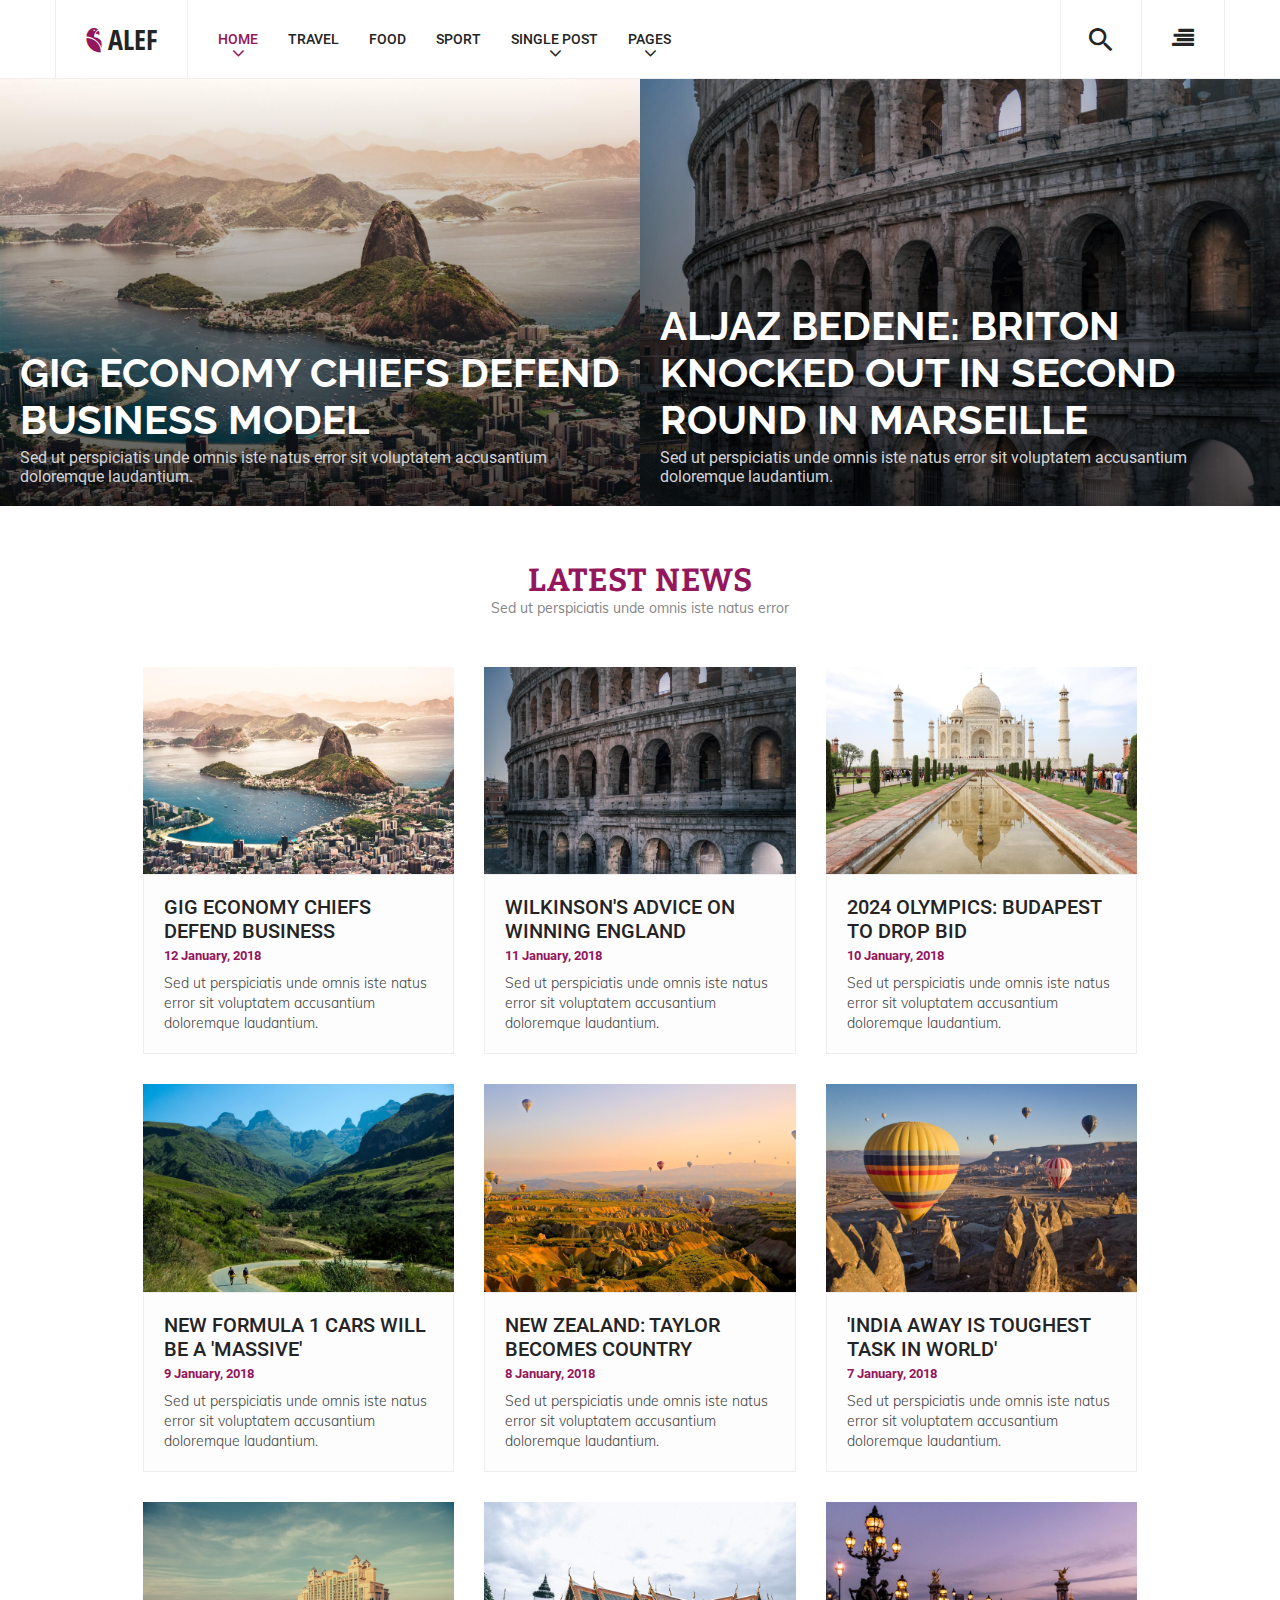
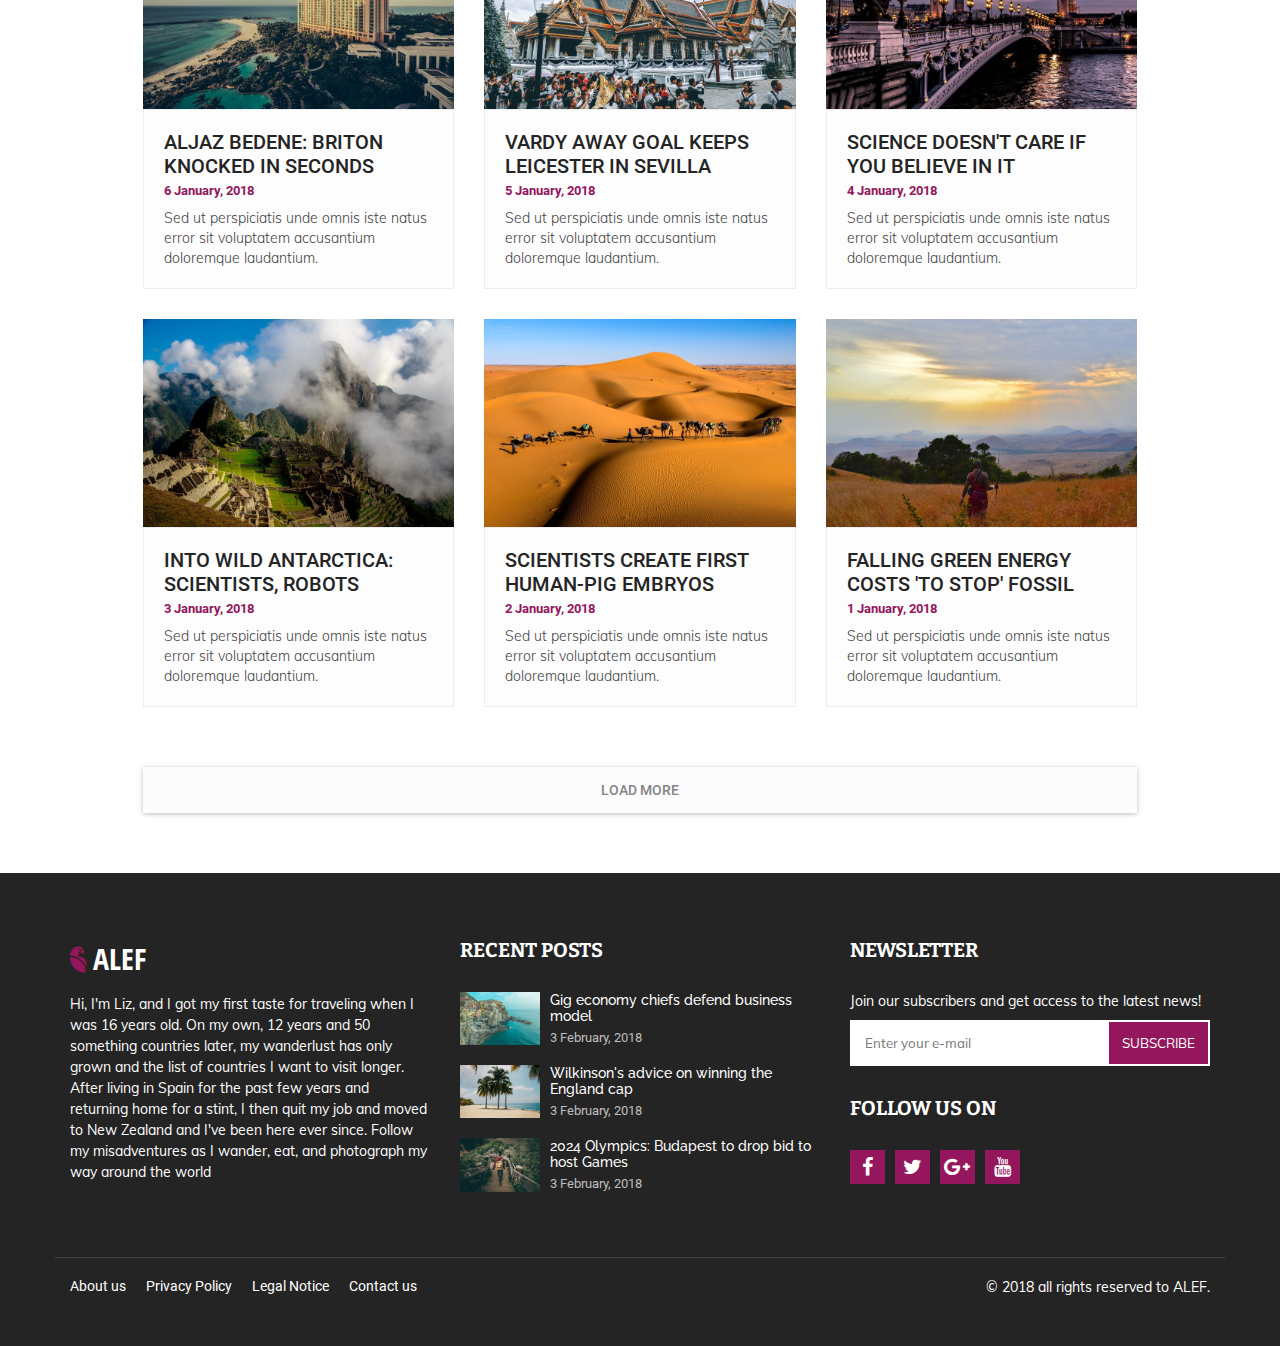
<file: index2.html>
﻿<!DOCTYPE html><html lang="zxx"><head><meta charset="utf-8"><title>Alef - Multipupose Personal Blog</title><meta name="description" content="Alef - Multipupose Personal Blog"><meta name="viewport" content="width=device-width, initial-scale=1"><!-- General CSS Settings --><link rel="stylesheet" href="static/css/general_style.css"><!-- Main Style of the template --><link rel="stylesheet" href="static/css/main_style.css"><!-- Landing Page Style --><link rel="stylesheet" href="static/css/reset_style.css"><!-- Awesomefont --><link rel="stylesheet" href="static/css/font-awesome.min.css"><!-- IcoFont Settings --><link rel="stylesheet" href="static/css/icofont.css"><!-- Fav Icon --><link rel="shortcut icon" href="favicon.ico"></head><body><!-- Wrapper --><div class="lx-wrapper"><!-- Loader --><div class="lx-loader"><div><h1>ALEF v1.0</h1><img src="static/picture/oval.svg" alt="Loading" /><p>Powered By Flex-Theme</p></div></div><!-- Header --><div class="lx-header"><div class="lx-header-content"><div class="lx-header-menu-mobile"><a href="javascript:;"><i class="material-icons">menu</i></a></div><div class="lx-header-logo"><h1><a href="index.html"><i class="if if-animal-bird-alt"></i>ALEF</a></h1></div><div class="lx-header-menu"><div class="lx-menu-close"><a href="javascript:;"><i class="material-icons">close</i></a></div><ul class="lx-main-menu"><li class="lx-has-children"><a href="javascript:;" class="active">Home</a><ul class="lx-sub-menu"><li><a href="index.html">Masonary</a></li><li><a href="index2.html">Grid</a></li><li><a href="index3.html">Fullwidth</a></li></ul></li><li><a href="travel.html">Travel</a></li><li><a href="food.html">Food</a></li><li><a href="sport.html">Sport</a></li><li class="lx-has-children"><a href="javascript:;">Single Post</a><ul class="lx-sub-menu"><li><a href="single-post1.html">Thumbnail</a></li><li><a href="single-post2.html">Video</a></li><li><a href="single-post3.html">Gallery</a></li><li><a href="single-post4.html">No Thumbnail</a></li></ul></li><li class="lx-has-children"><a href="javascript:;">Pages</a><ul class="lx-sub-menu"><li><a href="about.html">About Us</a></li><li><a href="contact.html">Contact</a></li><li><a href="404.html">404</a></li></ul></li></ul><div class="lx-clear-fix"></div></div><div class="lx-header-sidebar"><a href="javascript:;"><i class="fa fa-align-right"></i></a></div><div class="lx-header-search"><a href="javascript:;"><i class="material-icons">search</i></a><div class="lx-header-search-form"><form action="#" method="post"><input type="text" name="keyword" placeholder="Looking for something?" /><input type="submit" name="submit" value="&#xf002;" class="fa fa-search" /></form></div></div><div class="lx-clear-fix"></div></div></div><!-- Main --><div class="lx-main"><!-- Hero --><div class="lx-hero"><div class="lx-g2-f"><div class="lx-hero-item"><div class="lx-hero-item-img"><img alt="alternative title" src="static/picture/tourism1.jpg" /><div class="lx-shadow"></div></div><div class="lx-hero-item-text"><h2><a href="#">Gig economy chiefs defend business model</a></h2><p>Sed ut perspiciatis unde omnis iste natus error sit voluptatem accusantium doloremque laudantium.</p><div class="lx-hero-item-hover"><h2><a href="#">Gig economy chiefs defend business model</a></h2><p>Sed ut perspiciatis unde omnis iste natus error sit voluptatem accusantium doloremque laudantium.</p></div></div></div></div><div class="lx-g2-f"><div class="lx-hero-item"><div class="lx-hero-item-img"><img alt="alternative title" src="static/picture/tourism2.jpg" /><div class="lx-shadow"></div></div><div class="lx-hero-item-text"><h2><a href="#">Aljaz Bedene: Briton knocked out in second round in Marseille</a></h2><p>Sed ut perspiciatis unde omnis iste natus error sit voluptatem accusantium doloremque laudantium.</p><div class="lx-hero-item-hover"><h2><a href="#">Aljaz Bedene: Briton knocked out in second round in Marseille</a></h2><p>Sed ut perspiciatis unde omnis iste natus error sit voluptatem accusantium doloremque laudantium.</p></div></div></div></div><div class="lx-clear-fix"></div></div><!-- Content --><div class="lx-main-content"><div class="lx-bloc-title"><h3>LATEST NEWS</h3><p>Sed ut perspiciatis unde omnis iste natus error</p></div><div class="lx-posts"><div class="lx-g3"><div class="lx-post-item"><div class="lx-post-item-img"><img alt="alternative title" src="static/picture/tourism1.jpg" /></div><div class="lx-post-item-text"><h2><a href="#">Gig economy chiefs defend business</a></h2><span>12 January, 2018</span><p>Sed ut perspiciatis unde omnis iste natus error sit voluptatem accusantium doloremque laudantium.</p></div></div></div><div class="lx-g3"><div class="lx-post-item"><div class="lx-post-item-img"><img alt="alternative title" src="static/picture/tourism2.jpg" /></div><div class="lx-post-item-text"><h2><a href="#">Wilkinson's advice on winning England</a></h2><span>11 January, 2018</span><p>Sed ut perspiciatis unde omnis iste natus error sit voluptatem accusantium doloremque laudantium.</p></div></div></div><div class="lx-g3"><div class="lx-post-item"><div class="lx-post-item-img"><img alt="alternative title" src="static/picture/tourism3.jpg" /></div><div class="lx-post-item-text"><h2><a href="#">2024 Olympics: Budapest to drop bid</a></h2><span>10 January, 2018</span><p>Sed ut perspiciatis unde omnis iste natus error sit voluptatem accusantium doloremque laudantium.</p></div></div></div><div class="lx-clear-fix"></div><div class="lx-g3"><div class="lx-post-item"><div class="lx-post-item-img"><img alt="alternative title" src="static/picture/tourism4.jpg" /></div><div class="lx-post-item-text"><h2><a href="#">New Formula 1 cars will be a 'massive'</a></h2><span>9 January, 2018</span><p>Sed ut perspiciatis unde omnis iste natus error sit voluptatem accusantium doloremque laudantium.</p></div></div></div><div class="lx-g3"><div class="lx-post-item"><div class="lx-post-item-img"><img alt="alternative title" src="static/picture/tourism5.jpg" /></div><div class="lx-post-item-text"><h2><a href="#">New Zealand: Taylor becomes country</a></h2><span>8 January, 2018</span><p>Sed ut perspiciatis unde omnis iste natus error sit voluptatem accusantium doloremque laudantium.</p></div></div></div><div class="lx-g3"><div class="lx-post-item"><div class="lx-post-item-img"><img alt="alternative title" src="static/picture/tourism6.jpg" /></div><div class="lx-post-item-text"><h2><a href="#">'India away is toughest task in world'</a></h2><span>7 January, 2018</span><p>Sed ut perspiciatis unde omnis iste natus error sit voluptatem accusantium doloremque laudantium.</p></div></div></div><div class="lx-clear-fix"></div><div class="lx-g3"><div class="lx-post-item"><div class="lx-post-item-img"><img alt="alternative title" src="static/picture/tourism7.jpg" /></div><div class="lx-post-item-text"><h2><a href="#">Aljaz Bedene: Briton knocked in seconds</a></h2><span>6 January, 2018</span><p>Sed ut perspiciatis unde omnis iste natus error sit voluptatem accusantium doloremque laudantium.</p></div></div></div><div class="lx-g3"><div class="lx-post-item"><div class="lx-post-item-img"><img alt="alternative title" src="static/picture/tourism8.jpg" /></div><div class="lx-post-item-text"><h2><a href="#">Vardy away goal keeps Leicester in Sevilla</a></h2><span>5 January, 2018</span><p>Sed ut perspiciatis unde omnis iste natus error sit voluptatem accusantium doloremque laudantium.</p></div></div></div><div class="lx-g3"><div class="lx-post-item"><div class="lx-post-item-img"><img alt="alternative title" src="static/picture/tourism9.jpg" /></div><div class="lx-post-item-text"><h2><a href="#">Science doesn't care if you believe in it</a></h2><span>4 January, 2018</span><p>Sed ut perspiciatis unde omnis iste natus error sit voluptatem accusantium doloremque laudantium.</p></div></div></div><div class="lx-clear-fix"></div><div class="lx-g3"><div class="lx-post-item"><div class="lx-post-item-img"><img alt="alternative title" src="static/picture/tourism10.jpg" /></div><div class="lx-post-item-text"><h2><a href="#">Into wild Antarctica: Scientists, robots</a></h2><span>3 January, 2018</span><p>Sed ut perspiciatis unde omnis iste natus error sit voluptatem accusantium doloremque laudantium.</p></div></div></div><div class="lx-g3"><div class="lx-post-item"><div class="lx-post-item-img"><img alt="alternative title" src="static/picture/tourism11.jpg" /></div><div class="lx-post-item-text"><h2><a href="#">Scientists create first human-pig embryos</a></h2><span>2 January, 2018</span><p>Sed ut perspiciatis unde omnis iste natus error sit voluptatem accusantium doloremque laudantium.</p></div></div></div><div class="lx-g3"><div class="lx-post-item"><div class="lx-post-item-img"><img alt="alternative title" src="static/picture/tourism12.jpg" /></div><div class="lx-post-item-text"><h2><a href="#">Falling green energy costs 'to stop' fossil</a></h2><span>1 January, 2018</span><p>Sed ut perspiciatis unde omnis iste natus error sit voluptatem accusantium doloremque laudantium.</p></div></div></div><div class="lx-clear-fix"></div></div><div class="lx-clear-fix"></div><div class="lx-load-more"><a href="#">LOAD MORE</a></div></div></div><!-- Sidebar --><div class="lx-sidebar"><div class="lx-sidebar-close"><a href="javascript:;"><i class="material-icons">close</i></a></div><div class="lx-sidebar-content"><div class="lx-sidebar-item"><div class="lx-sidebar-item-title"><h3>MOST VIEWED</h3></div><div class="lx-sidebar-item-content"><div class="lx-most-viewed"><div class="lx-most-viewed-item"><span>01</span><a href="#">Wilkinson's advice on winning the England cap</a><div class="lx-clear-fix"></div></div><div class="lx-most-viewed-item"><span>02</span><a href="#">2024 Olympics: Budapest to drop bid to host Games</a><div class="lx-clear-fix"></div></div><div class="lx-most-viewed-item"><span>03</span><a href="#">New Formula 1 cars will be a 'massive challenge'</a><div class="lx-clear-fix"></div></div><div class="lx-most-viewed-item"><span>04</span><a href="#">New Zealand: Ross Taylor becomes country's leading ODI</a><div class="lx-clear-fix"></div></div><div class="lx-most-viewed-item"><span>05</span><a href="#">'India away is toughest task in world cricket'</a><div class="lx-clear-fix"></div></div></div></div></div><div class="lx-sidebar-item"><div class="lx-sidebar-item-title"><h3>SEARCH</h3></div><div class="lx-sidebar-item-content"><div class="lx-sidebar-search"><form action="#" method="post"><input type="text" name="keyword" placeholder="Looking for something?" /><input type="submit" name="submit" value="&#xf002;" class="fa fa-search" /></form></div></div></div><div class="lx-sidebar-item"><div class="lx-sidebar-item-title"><h3>RECENT POSTS</h3></div><div class="lx-sidebar-item-content"><div class="lx-recent-posts"><div class="lx-recent-post-item"><div class="lx-recent-post-item-img"><img alt="alternative title" src="static/picture/tourism13.jpg" /></div><div class="lx-recent-post-item-text"><a href="#">Gig economy chiefs defend business model</a><span>3 February, 2018</span></div><div class="lx-clear-fix"></div></div><div class="lx-recent-post-item"><div class="lx-recent-post-item-img"><img alt="alternative title" src="static/picture/tourism14.jpg" /></div><div class="lx-recent-post-item-text"><a href="#">Wilkinson's advice on winning the England cap</a><span>2 February, 2018</span></div><div class="lx-clear-fix"></div></div><div class="lx-recent-post-item"><div class="lx-recent-post-item-img"><img alt="alternative title" src="static/picture/tourism15.jpg" /></div><div class="lx-recent-post-item-text"><a href="#">2024 Olympics: Budapest to drop bid to host Games</a><span>1 February, 2018</span></div><div class="lx-clear-fix"></div></div><div class="lx-recent-post-item"><div class="lx-recent-post-item-text"><a href="#">Aljaz Bedene: Briton knocked out in second round in Marseille</a><span>31 January, 2018</span></div><div class="lx-clear-fix"></div></div><div class="lx-recent-post-item"><div class="lx-recent-post-item-img"><img alt="alternative title" src="static/picture/tourism17.jpg" /></div><div class="lx-recent-post-item-text"><a href="#">Vardy away goal keeps Leicester in Sevilla tie</a><span>30 January, 2018</span></div><div class="lx-clear-fix"></div></div></div></div></div><div class="lx-sidebar-item"><div class="lx-sidebar-item-title"><h3>Follow us on</h3></div><div class="lx-sidebar-item-content"><div class="lx-sidebar-social-network"><ul><li><a href="#"><i class="fa fa-facebook"></i></a></li><li><a href="#"><i class="fa fa-twitter"></i></a></li><li><a href="#"><i class="fa fa-google-plus"></i></a></li><li><a href="#"><i class="fa fa-linkedin"></i></a></li><li><a href="#"><i class="fa fa-vimeo"></i></a></li><li><a href="#"><i class="fa fa-instagram"></i></a></li></ul><div class="lx-clear-fix"></div></div></div></div><div class="lx-sidebar-item"><div class="lx-sidebar-item-title"><h3>VIDEO</h3></div><div class="lx-sidebar-item-content"><div class="lx-videos"><div class="lx-videos-item"><div class="lx-videos-item-img"><img alt="alternative title" src="static/picture/tourism9.jpg" /><div class="lx-shadow"></div><i class="material-icons">play_circle_outline</i></div><div class="lx-videos-item-text"><h2><a href="#">Into the wild of Antarctica: Scientists, robots and 'pancake'</a></h2></div></div><div class="lx-videos-item"><div class="lx-videos-item-img"><img alt="alternative title" src="static/picture/tourism12.jpg" /><div class="lx-shadow"></div><i class="material-icons">play_circle_outline</i></div><div class="lx-videos-item-text"><h2><a href="#">Science doesn't care if you believe in it or not</a></h2></div></div><div class="lx-videos-item"><div class="lx-videos-item-img"><img alt="alternative title" src="static/picture/tourism14.jpg" /><div class="lx-shadow"></div><i class="material-icons">play_circle_outline</i></div><div class="lx-videos-item-text"><h2><a href="#">Vardy away goal keeps Leicester in Sevilla tie</a></h2></div></div></div></div></div><div class="lx-sidebar-item lx-mb-20"><div class="lx-sidebar-item-title"><h3>Tags</h3></div><div class="lx-sidebar-item-content"><div class="lx-tags"><ul><li><a href="about.html">About me</a></li><li><a href="contact.html">Contact me</a></li><li><a href="#">Photography</a></li><li><a href="404.html">404</a></li><li><a href="#">Camera</a></li><li><a href="#">Editing</a></li></ul><div class="lx-clear-fix"></div></div></div></div><div class="lx-sidebar-item"><div class="lx-sidebar-item-title"><h3>Categories</h3></div><div class="lx-sidebar-item-content"><div class="lx-links-list"><ul><li><a href="#">Travel <span>20</span></a></li><li><a href="#">Food <span>34</span></a></li><li><a href="#">Gaming <span>9</span></a></li><li><a href="#">Design <span>23</span></a></li><li><a href="#">Sport <span>95</span></a></li><li><a href="#">Photography <span>3</span></a></li></ul><div class="lx-clear-fix"></div></div></div></div><div class="lx-sidebar-item"><div class="lx-sidebar-item-title"><h3>Newsletter</h3></div><div class="lx-sidebar-item-content"><div class="lx-sidebar-newsletter"><p>Join our <span>3,201,960</span>subscribers and get access to the latest news, products announcements and moch more!</p><form action="#" method="post"><i class="material-icons">email</i><input type="text" name="email" placeholder="Enter e-mail" /><input type="submit" name="subscribe" class="material-icons" value="arrow_forward" /></form></div></div></div></div></div><!-- Footer --><div class="lx-footer"><div class="lx-footer-content"><div class="lx-g3"><div class="lx-description"><div class="lx-description-logo"><a href="index.html"><i class="if if-animal-bird-alt"></i>ALEF</a></div><p>Hi, I'm Liz, and I got my first taste for traveling when I was 16 years old. On my own, 12 years and 50 something countries later, my wanderlust has only grown and the list of countries I want to visit longer. After living in Spain for the past few years and returning home for a stint, I then quit my job and moved to New Zealand and I've been here ever since. Follow my misadventures as I wander, eat, and photograph my way around the world</p></div></div><div class="lx-g3"><div class="lx-latest-posts"><h3>RECENT POSTS</h3><div class="lx-latest-post-item"><div class="lx-latest-post-item-img"><img alt="alternative title" src="static/picture/tourism13.jpg" /></div><div class="lx-latest-post-item-text"><a href="#">Gig economy chiefs defend business model</a><span>3 February, 2018</span></div><div class="lx-clear-fix"></div></div><div class="lx-latest-post-item"><div class="lx-latest-post-item-img"><img alt="alternative title" src="static/picture/tourism14.jpg" /></div><div class="lx-latest-post-item-text"><a href="#">Wilkinson's advice on winning the England cap</a><span>3 February, 2018</span></div><div class="lx-clear-fix"></div></div><div class="lx-latest-post-item"><div class="lx-latest-post-item-img"><img alt="alternative title" src="static/picture/tourism15.jpg" /></div><div class="lx-latest-post-item-text"><a href="#">2024 Olympics: Budapest to drop bid to host Games</a><span>3 February, 2018</span></div><div class="lx-clear-fix"></div></div></div></div><div class="lx-g3"><div class="lx-newsletter"><h3>NEWSLETTER</h3><form action="#" method="post"><p>Join our subscribers and get access to the latest news!</p><input type="text" name="keyword" placeholder="Enter your e-mail" /><input type="submit" name="submit" value="SUBSCRIBE" /></form></div><div class="lx-social-media"><h3>FOLLOW US ON</h3><ul><li><a href="#"><i class="fa fa-facebook"></i></a></li><li><a href="#"><i class="fa fa-twitter"></i></a></li><li><a href="#"><i class="fa fa-google-plus"></i></a></li><li><a href="#"><i class="fa fa-youtube"></i></a></li></ul><div class="lx-clear-fix"></div></div></div><div class="lx-clear-fix"></div><div class="lx-footer-bottom"><div class="lx-footer-links"><ul><li><a href="#">About us</a></li><li><a href="#">Privacy Policy</a></li><li><a href="#">Legal Notice</a></li><li><a href="#">Contact us</a></li></ul><div class="lx-clear-fix"></div></div><div class="lx-copyright"><p>&copy; 2018 all rights reserved to ALEF.</p></div><div class="lx-clear-fix"></div></div></div></div></div><!-- JQuery --><script src="static/js/jquery-1.12.4.min.js"></script><!-- Main Script --><script src="static/js/script.js"></script></body></html>
</file>
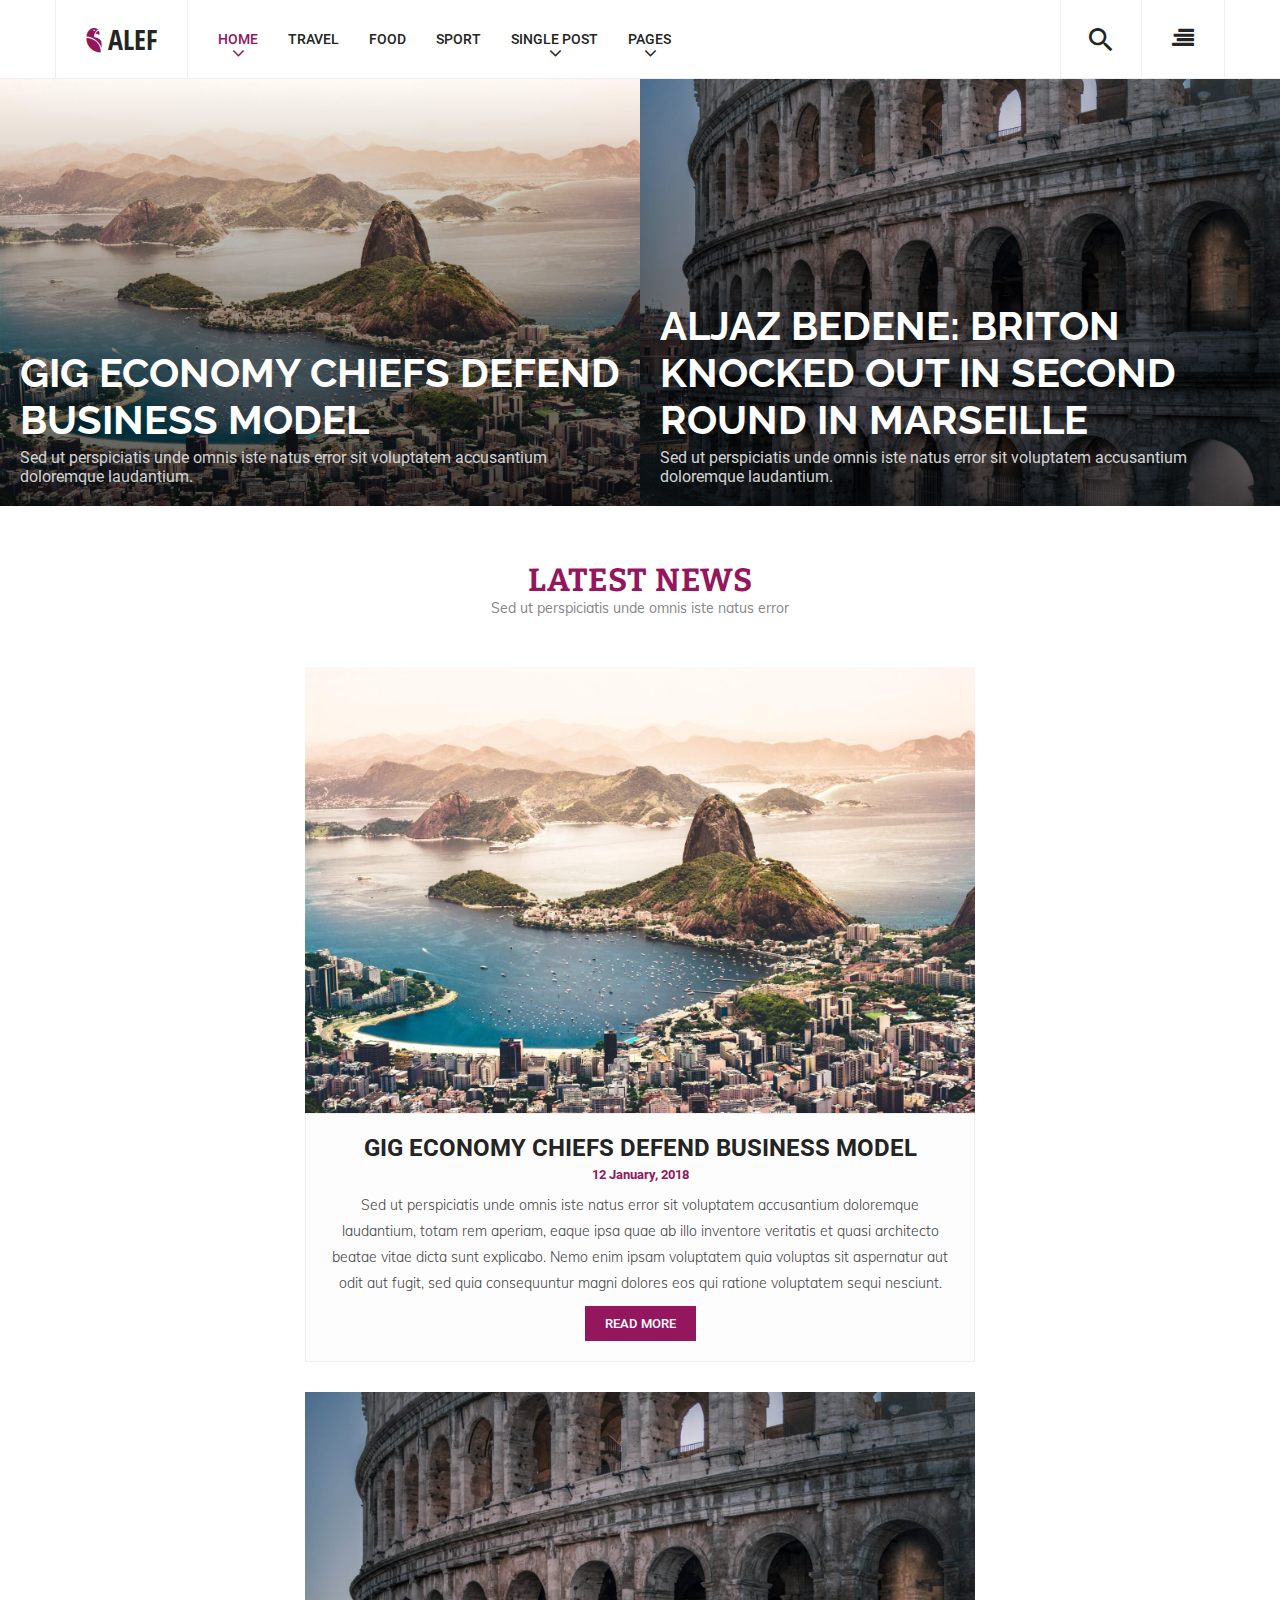
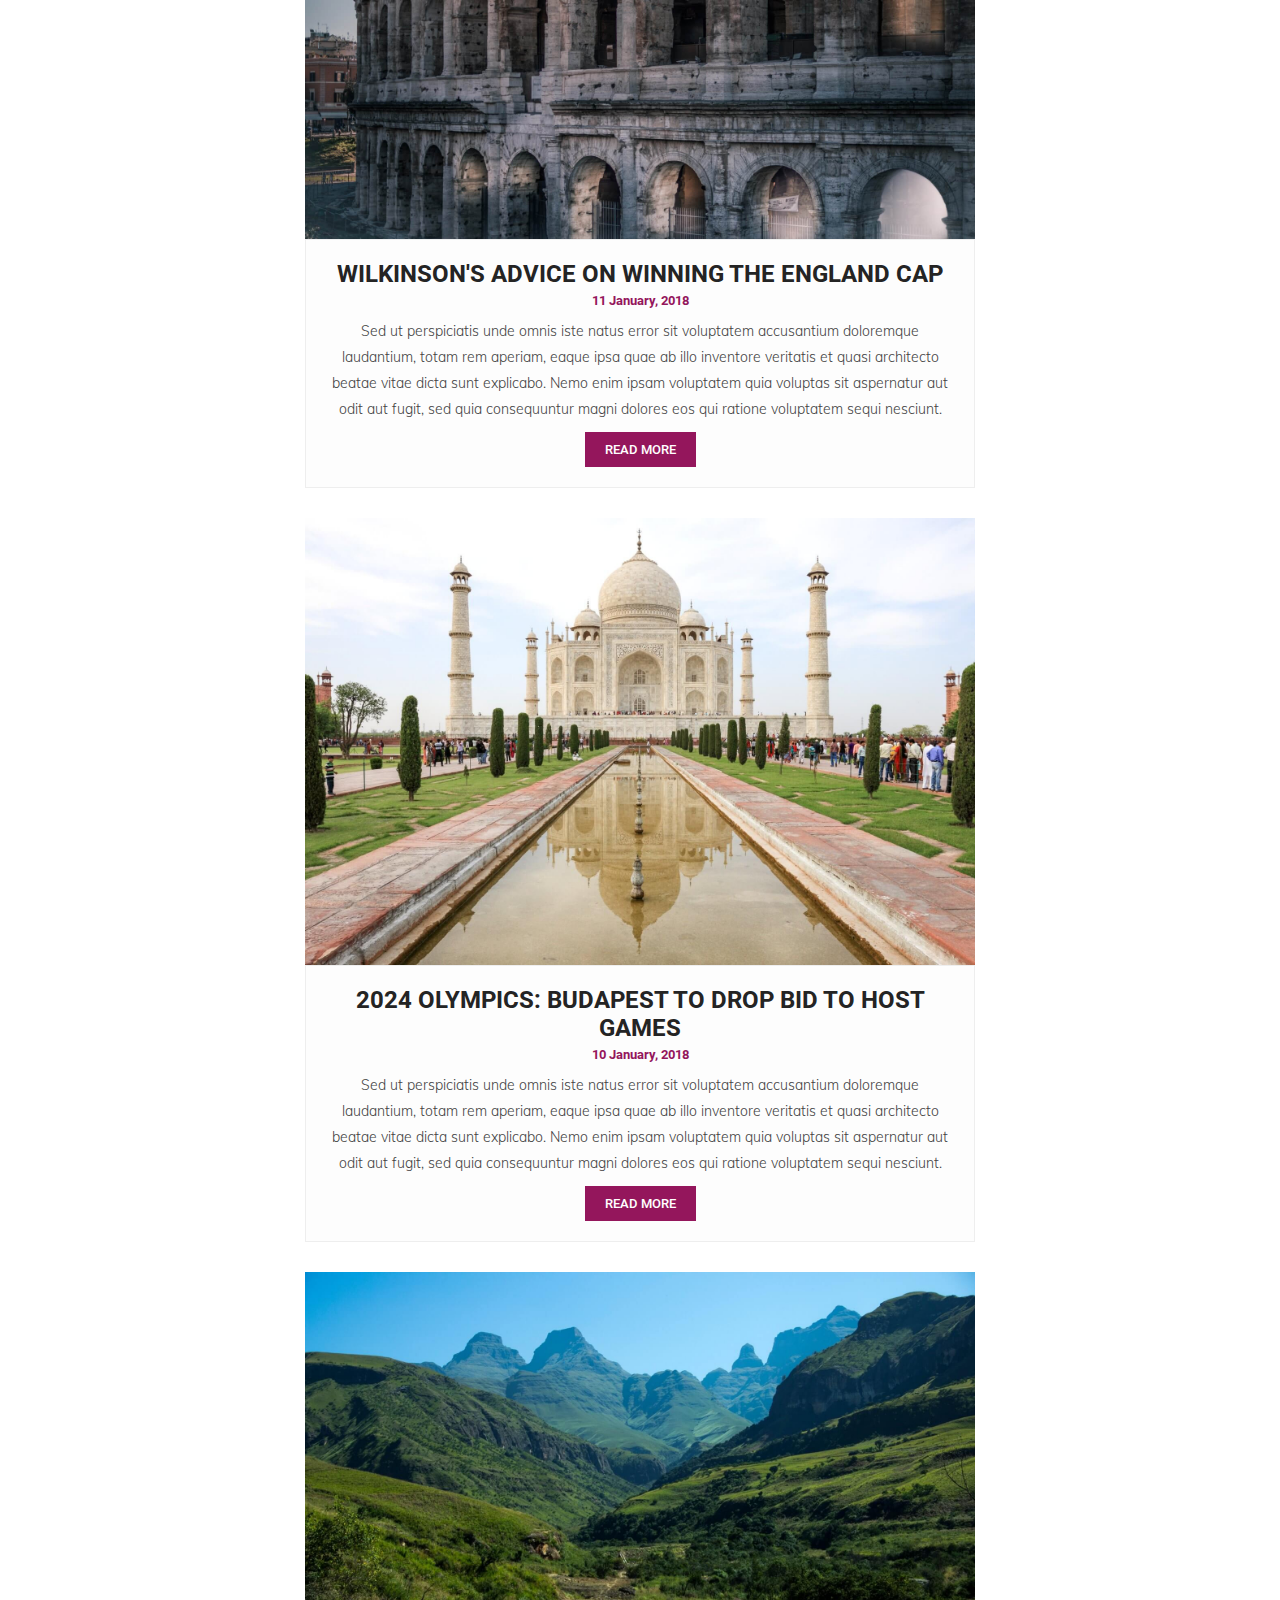
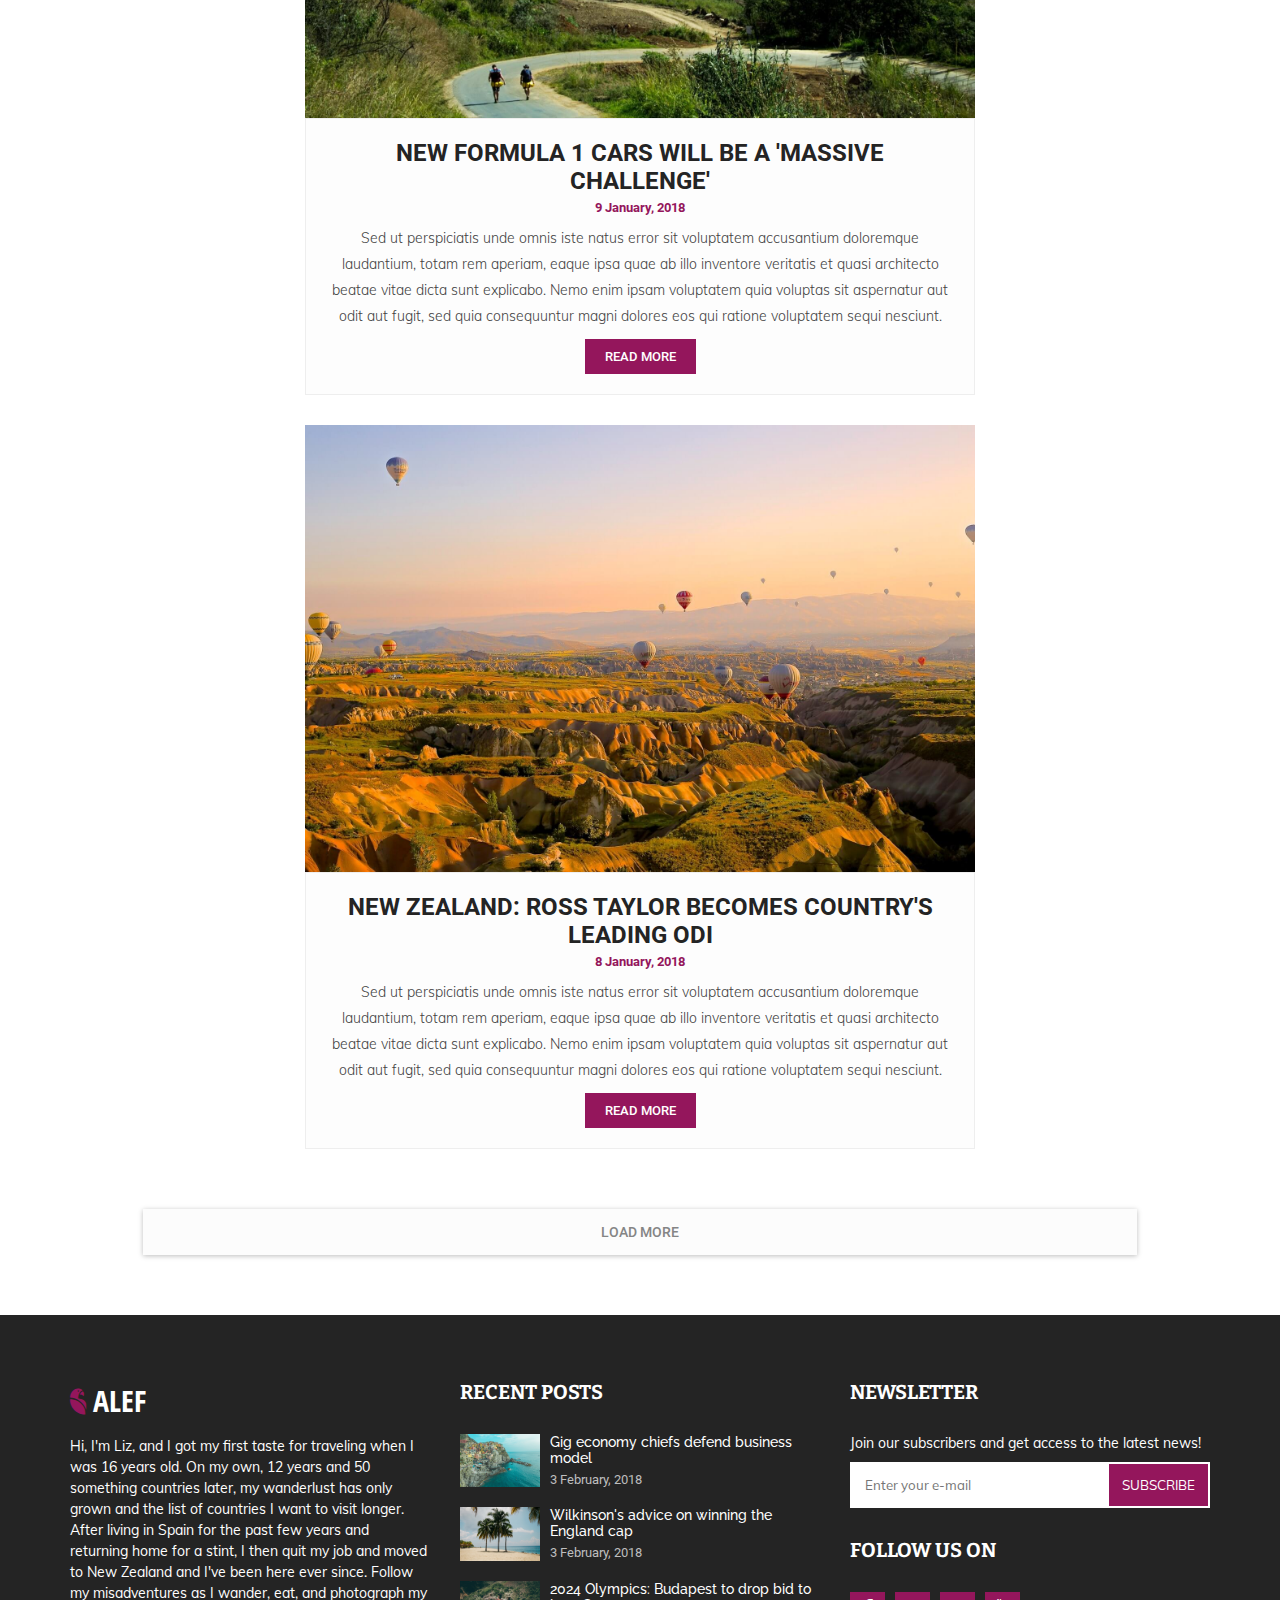
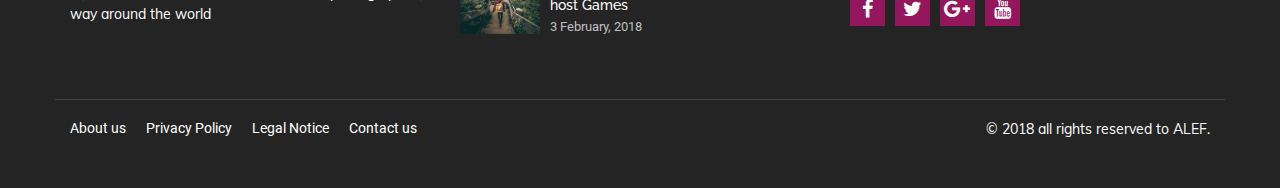
<file: index3.html>
﻿<!DOCTYPE html><html lang="zxx"><head><meta charset="utf-8"><title>Alef - Multipupose Personal Blog</title><meta name="description" content="Alef - Multipupose Personal Blog"><meta name="viewport" content="width=device-width, initial-scale=1"><!-- General CSS Settings --><link rel="stylesheet" href="static/css/general_style.css"><!-- Main Style of the template --><link rel="stylesheet" href="static/css/main_style.css"><!-- Landing Page Style --><link rel="stylesheet" href="static/css/reset_style.css"><!-- Awesomefont --><link rel="stylesheet" href="static/css/font-awesome.min.css"><!-- IcoFont Settings --><link rel="stylesheet" href="static/css/icofont.css"><!-- Fav Icon --><link rel="shortcut icon" href="favicon.ico"></head><body><!-- Wrapper --><div class="lx-wrapper"><!-- Loader --><div class="lx-loader"><div><h1>ALEF v1.0</h1><img src="static/picture/oval.svg" alt="Loading" /><p>Powered By Flex-Theme</p></div></div><!-- Header --><div class="lx-header"><div class="lx-header-content"><div class="lx-header-menu-mobile"><a href="javascript:;"><i class="material-icons">menu</i></a></div><div class="lx-header-logo"><h1><a href="index.html"><i class="if if-animal-bird-alt"></i>ALEF</a></h1></div><div class="lx-header-menu"><div class="lx-menu-close"><a href="javascript:;"><i class="material-icons">close</i></a></div><ul class="lx-main-menu"><li class="lx-has-children"><a href="javascript:;" class="active">Home</a><ul class="lx-sub-menu"><li><a href="index.html">Masonary</a></li><li><a href="index2.html">Grid</a></li><li><a href="index3.html">Fullwidth</a></li></ul></li><li><a href="travel.html">Travel</a></li><li><a href="food.html">Food</a></li><li><a href="sport.html">Sport</a></li><li class="lx-has-children"><a href="javascript:;">Single Post</a><ul class="lx-sub-menu"><li><a href="single-post1.html">Thumbnail</a></li><li><a href="single-post2.html">Video</a></li><li><a href="single-post3.html">Gallery</a></li><li><a href="single-post4.html">No Thumbnail</a></li></ul></li><li class="lx-has-children"><a href="javascript:;">Pages</a><ul class="lx-sub-menu"><li><a href="about.html">About Us</a></li><li><a href="contact.html">Contact</a></li><li><a href="404.html">404</a></li></ul></li></ul><div class="lx-clear-fix"></div></div><div class="lx-header-sidebar"><a href="javascript:;"><i class="fa fa-align-right"></i></a></div><div class="lx-header-search"><a href="javascript:;"><i class="material-icons">search</i></a><div class="lx-header-search-form"><form action="#" method="post"><input type="text" name="keyword" placeholder="Looking for something?" /><input type="submit" name="submit" value="&#xf002;" class="fa fa-search" /></form></div></div><div class="lx-clear-fix"></div></div></div><!-- Main --><div class="lx-main"><!-- Hero --><div class="lx-hero"><div class="lx-g2-f"><div class="lx-hero-item"><div class="lx-hero-item-img"><img alt="alternative title" src="static/picture/tourism1.jpg" /><div class="lx-shadow"></div></div><div class="lx-hero-item-text"><h2><a href="#">Gig economy chiefs defend business model</a></h2><p>Sed ut perspiciatis unde omnis iste natus error sit voluptatem accusantium doloremque laudantium.</p><div class="lx-hero-item-hover"><h2><a href="#">Gig economy chiefs defend business model</a></h2><p>Sed ut perspiciatis unde omnis iste natus error sit voluptatem accusantium doloremque laudantium.</p></div></div></div></div><div class="lx-g2-f"><div class="lx-hero-item"><div class="lx-hero-item-img"><img alt="alternative title" src="static/picture/tourism2.jpg" /><div class="lx-shadow"></div></div><div class="lx-hero-item-text"><h2><a href="#">Aljaz Bedene: Briton knocked out in second round in Marseille</a></h2><p>Sed ut perspiciatis unde omnis iste natus error sit voluptatem accusantium doloremque laudantium.</p><div class="lx-hero-item-hover"><h2><a href="#">Aljaz Bedene: Briton knocked out in second round in Marseille</a></h2><p>Sed ut perspiciatis unde omnis iste natus error sit voluptatem accusantium doloremque laudantium.</p></div></div></div></div><div class="lx-clear-fix"></div></div><!-- Content --><div class="lx-main-content"><div class="lx-bloc-title"><h3>LATEST NEWS</h3><p>Sed ut perspiciatis unde omnis iste natus error</p></div><div class="lx-posts lx-single-post"><div class="lx-g1"><div class="lx-post-item"><div class="lx-post-item-img"><img alt="alternative title" src="static/picture/tourism1.jpg" /></div><div class="lx-post-item-text"><h2><a href="#">Gig economy chiefs defend business model</a></h2><span>12 January, 2018</span><p>Sed ut perspiciatis unde omnis iste natus error sit voluptatem accusantium doloremque laudantium, totam rem aperiam, eaque ipsa quae ab illo inventore veritatis et quasi architecto beatae vitae dicta sunt explicabo. Nemo enim ipsam voluptatem quia voluptas sit aspernatur aut odit aut fugit, sed quia consequuntur magni dolores eos qui ratione voluptatem sequi nesciunt.</p><a href="#">Read More</a></div></div></div><div class="lx-g1"><div class="lx-post-item"><div class="lx-post-item-img"><img alt="alternative title" src="static/picture/tourism2.jpg" /></div><div class="lx-post-item-text"><h2><a href="#">Wilkinson's advice on winning the England cap</a></h2><span>11 January, 2018</span><p>Sed ut perspiciatis unde omnis iste natus error sit voluptatem accusantium doloremque laudantium, totam rem aperiam, eaque ipsa quae ab illo inventore veritatis et quasi architecto beatae vitae dicta sunt explicabo. Nemo enim ipsam voluptatem quia voluptas sit aspernatur aut odit aut fugit, sed quia consequuntur magni dolores eos qui ratione voluptatem sequi nesciunt.</p><a href="#">Read More</a></div></div></div><div class="lx-g1"><div class="lx-post-item"><div class="lx-post-item-img"><img alt="alternative title" src="static/picture/tourism3.jpg" /></div><div class="lx-post-item-text"><h2><a href="#">2024 Olympics: Budapest to drop bid to host Games</a></h2><span>10 January, 2018</span><p>Sed ut perspiciatis unde omnis iste natus error sit voluptatem accusantium doloremque laudantium, totam rem aperiam, eaque ipsa quae ab illo inventore veritatis et quasi architecto beatae vitae dicta sunt explicabo. Nemo enim ipsam voluptatem quia voluptas sit aspernatur aut odit aut fugit, sed quia consequuntur magni dolores eos qui ratione voluptatem sequi nesciunt.</p><a href="#">Read More</a></div></div></div><div class="lx-g1"><div class="lx-post-item"><div class="lx-post-item-img"><img alt="alternative title" src="static/picture/tourism4.jpg" /></div><div class="lx-post-item-text"><h2><a href="#">New Formula 1 cars will be a 'massive challenge'</a></h2><span>9 January, 2018</span><p>Sed ut perspiciatis unde omnis iste natus error sit voluptatem accusantium doloremque laudantium, totam rem aperiam, eaque ipsa quae ab illo inventore veritatis et quasi architecto beatae vitae dicta sunt explicabo. Nemo enim ipsam voluptatem quia voluptas sit aspernatur aut odit aut fugit, sed quia consequuntur magni dolores eos qui ratione voluptatem sequi nesciunt.</p><a href="#">Read More</a></div></div></div><div class="lx-g1"><div class="lx-post-item"><div class="lx-post-item-img"><img alt="alternative title" src="static/picture/tourism5.jpg" /></div><div class="lx-post-item-text"><h2><a href="#">New Zealand: Ross Taylor becomes country's leading ODI</a></h2><span>8 January, 2018</span><p>Sed ut perspiciatis unde omnis iste natus error sit voluptatem accusantium doloremque laudantium, totam rem aperiam, eaque ipsa quae ab illo inventore veritatis et quasi architecto beatae vitae dicta sunt explicabo. Nemo enim ipsam voluptatem quia voluptas sit aspernatur aut odit aut fugit, sed quia consequuntur magni dolores eos qui ratione voluptatem sequi nesciunt.</p><a href="#">Read More</a></div></div></div><div class="lx-clear-fix"></div></div><div class="lx-clear-fix"></div><div class="lx-load-more"><a href="#">LOAD MORE</a></div></div></div><!-- Sidebar --><div class="lx-sidebar"><div class="lx-sidebar-close"><a href="javascript:;"><i class="material-icons">close</i></a></div><div class="lx-sidebar-content"><div class="lx-sidebar-item"><div class="lx-sidebar-item-title"><h3>MOST VIEWED</h3></div><div class="lx-sidebar-item-content"><div class="lx-most-viewed"><div class="lx-most-viewed-item"><span>01</span><a href="#">Wilkinson's advice on winning the England cap</a><div class="lx-clear-fix"></div></div><div class="lx-most-viewed-item"><span>02</span><a href="#">2024 Olympics: Budapest to drop bid to host Games</a><div class="lx-clear-fix"></div></div><div class="lx-most-viewed-item"><span>03</span><a href="#">New Formula 1 cars will be a 'massive challenge'</a><div class="lx-clear-fix"></div></div><div class="lx-most-viewed-item"><span>04</span><a href="#">New Zealand: Ross Taylor becomes country's leading ODI</a><div class="lx-clear-fix"></div></div><div class="lx-most-viewed-item"><span>05</span><a href="#">'India away is toughest task in world cricket'</a><div class="lx-clear-fix"></div></div></div></div></div><div class="lx-sidebar-item"><div class="lx-sidebar-item-title"><h3>SEARCH</h3></div><div class="lx-sidebar-item-content"><div class="lx-sidebar-search"><form action="#" method="post"><input type="text" name="keyword" placeholder="Looking for something?" /><input type="submit" name="submit" value="&#xf002;" class="fa fa-search" /></form></div></div></div><div class="lx-sidebar-item"><div class="lx-sidebar-item-title"><h3>RECENT POSTS</h3></div><div class="lx-sidebar-item-content"><div class="lx-recent-posts"><div class="lx-recent-post-item"><div class="lx-recent-post-item-img"><img alt="alternative title" src="static/picture/tourism13.jpg" /></div><div class="lx-recent-post-item-text"><a href="#">Gig economy chiefs defend business model</a><span>3 February, 2018</span></div><div class="lx-clear-fix"></div></div><div class="lx-recent-post-item"><div class="lx-recent-post-item-img"><img alt="alternative title" src="static/picture/tourism14.jpg" /></div><div class="lx-recent-post-item-text"><a href="#">Wilkinson's advice on winning the England cap</a><span>2 February, 2018</span></div><div class="lx-clear-fix"></div></div><div class="lx-recent-post-item"><div class="lx-recent-post-item-img"><img alt="alternative title" src="static/picture/tourism15.jpg" /></div><div class="lx-recent-post-item-text"><a href="#">2024 Olympics: Budapest to drop bid to host Games</a><span>1 February, 2018</span></div><div class="lx-clear-fix"></div></div><div class="lx-recent-post-item"><div class="lx-recent-post-item-text"><a href="#">Aljaz Bedene: Briton knocked out in second round in Marseille</a><span>31 January, 2018</span></div><div class="lx-clear-fix"></div></div><div class="lx-recent-post-item"><div class="lx-recent-post-item-img"><img alt="alternative title" src="static/picture/tourism17.jpg" /></div><div class="lx-recent-post-item-text"><a href="#">Vardy away goal keeps Leicester in Sevilla tie</a><span>30 January, 2018</span></div><div class="lx-clear-fix"></div></div></div></div></div><div class="lx-sidebar-item"><div class="lx-sidebar-item-title"><h3>Follow us on</h3></div><div class="lx-sidebar-item-content"><div class="lx-sidebar-social-network"><ul><li><a href="#"><i class="fa fa-facebook"></i></a></li><li><a href="#"><i class="fa fa-twitter"></i></a></li><li><a href="#"><i class="fa fa-google-plus"></i></a></li><li><a href="#"><i class="fa fa-linkedin"></i></a></li><li><a href="#"><i class="fa fa-vimeo"></i></a></li><li><a href="#"><i class="fa fa-instagram"></i></a></li></ul><div class="lx-clear-fix"></div></div></div></div><div class="lx-sidebar-item"><div class="lx-sidebar-item-title"><h3>VIDEO</h3></div><div class="lx-sidebar-item-content"><div class="lx-videos"><div class="lx-videos-item"><div class="lx-videos-item-img"><img alt="alternative title" src="static/picture/tourism9.jpg" /><div class="lx-shadow"></div><i class="material-icons">play_circle_outline</i></div><div class="lx-videos-item-text"><h2><a href="#">Into the wild of Antarctica: Scientists, robots and 'pancake'</a></h2></div></div><div class="lx-videos-item"><div class="lx-videos-item-img"><img alt="alternative title" src="static/picture/tourism12.jpg" /><div class="lx-shadow"></div><i class="material-icons">play_circle_outline</i></div><div class="lx-videos-item-text"><h2><a href="#">Science doesn't care if you believe in it or not</a></h2></div></div><div class="lx-videos-item"><div class="lx-videos-item-img"><img alt="alternative title" src="static/picture/tourism14.jpg" /><div class="lx-shadow"></div><i class="material-icons">play_circle_outline</i></div><div class="lx-videos-item-text"><h2><a href="#">Vardy away goal keeps Leicester in Sevilla tie</a></h2></div></div></div></div></div><div class="lx-sidebar-item lx-mb-20"><div class="lx-sidebar-item-title"><h3>Tags</h3></div><div class="lx-sidebar-item-content"><div class="lx-tags"><ul><li><a href="about.html">About me</a></li><li><a href="contact.html">Contact me</a></li><li><a href="#">Photography</a></li><li><a href="404.html">404</a></li><li><a href="#">Camera</a></li><li><a href="#">Editing</a></li></ul><div class="lx-clear-fix"></div></div></div></div><div class="lx-sidebar-item"><div class="lx-sidebar-item-title"><h3>Categories</h3></div><div class="lx-sidebar-item-content"><div class="lx-links-list"><ul><li><a href="#">Travel <span>20</span></a></li><li><a href="#">Food <span>34</span></a></li><li><a href="#">Gaming <span>9</span></a></li><li><a href="#">Design <span>23</span></a></li><li><a href="#">Sport <span>95</span></a></li><li><a href="#">Photography <span>3</span></a></li></ul><div class="lx-clear-fix"></div></div></div></div><div class="lx-sidebar-item"><div class="lx-sidebar-item-title"><h3>Newsletter</h3></div><div class="lx-sidebar-item-content"><div class="lx-sidebar-newsletter"><p>Join our <span>3,201,960</span>subscribers and get access to the latest news, products announcements and moch more!</p><form action="#" method="post"><i class="material-icons">email</i><input type="text" name="email" placeholder="Enter e-mail" /><input type="submit" name="subscribe" class="material-icons" value="arrow_forward" /></form></div></div></div></div></div><!-- Footer --><div class="lx-footer"><div class="lx-footer-content"><div class="lx-g3"><div class="lx-description"><div class="lx-description-logo"><a href="index.html"><i class="if if-animal-bird-alt"></i>ALEF</a></div><p>Hi, I'm Liz, and I got my first taste for traveling when I was 16 years old. On my own, 12 years and 50 something countries later, my wanderlust has only grown and the list of countries I want to visit longer. After living in Spain for the past few years and returning home for a stint, I then quit my job and moved to New Zealand and I've been here ever since. Follow my misadventures as I wander, eat, and photograph my way around the world</p></div></div><div class="lx-g3"><div class="lx-latest-posts"><h3>RECENT POSTS</h3><div class="lx-latest-post-item"><div class="lx-latest-post-item-img"><img alt="alternative title" src="static/picture/tourism13.jpg" /></div><div class="lx-latest-post-item-text"><a href="#">Gig economy chiefs defend business model</a><span>3 February, 2018</span></div><div class="lx-clear-fix"></div></div><div class="lx-latest-post-item"><div class="lx-latest-post-item-img"><img alt="alternative title" src="static/picture/tourism14.jpg" /></div><div class="lx-latest-post-item-text"><a href="#">Wilkinson's advice on winning the England cap</a><span>3 February, 2018</span></div><div class="lx-clear-fix"></div></div><div class="lx-latest-post-item"><div class="lx-latest-post-item-img"><img alt="alternative title" src="static/picture/tourism15.jpg" /></div><div class="lx-latest-post-item-text"><a href="#">2024 Olympics: Budapest to drop bid to host Games</a><span>3 February, 2018</span></div><div class="lx-clear-fix"></div></div></div></div><div class="lx-g3"><div class="lx-newsletter"><h3>NEWSLETTER</h3><form action="#" method="post"><p>Join our subscribers and get access to the latest news!</p><input type="text" name="keyword" placeholder="Enter your e-mail" /><input type="submit" name="submit" value="SUBSCRIBE" /></form></div><div class="lx-social-media"><h3>FOLLOW US ON</h3><ul><li><a href="#"><i class="fa fa-facebook"></i></a></li><li><a href="#"><i class="fa fa-twitter"></i></a></li><li><a href="#"><i class="fa fa-google-plus"></i></a></li><li><a href="#"><i class="fa fa-youtube"></i></a></li></ul><div class="lx-clear-fix"></div></div></div><div class="lx-clear-fix"></div><div class="lx-footer-bottom"><div class="lx-footer-links"><ul><li><a href="#">About us</a></li><li><a href="#">Privacy Policy</a></li><li><a href="#">Legal Notice</a></li><li><a href="#">Contact us</a></li></ul><div class="lx-clear-fix"></div></div><div class="lx-copyright"><p>&copy; 2018 all rights reserved to ALEF.</p></div><div class="lx-clear-fix"></div></div></div></div></div><!-- JQuery --><script src="static/js/jquery-1.12.4.min.js"></script><!-- Main Script --><script src="static/js/script.js"></script></body></html>
</file>
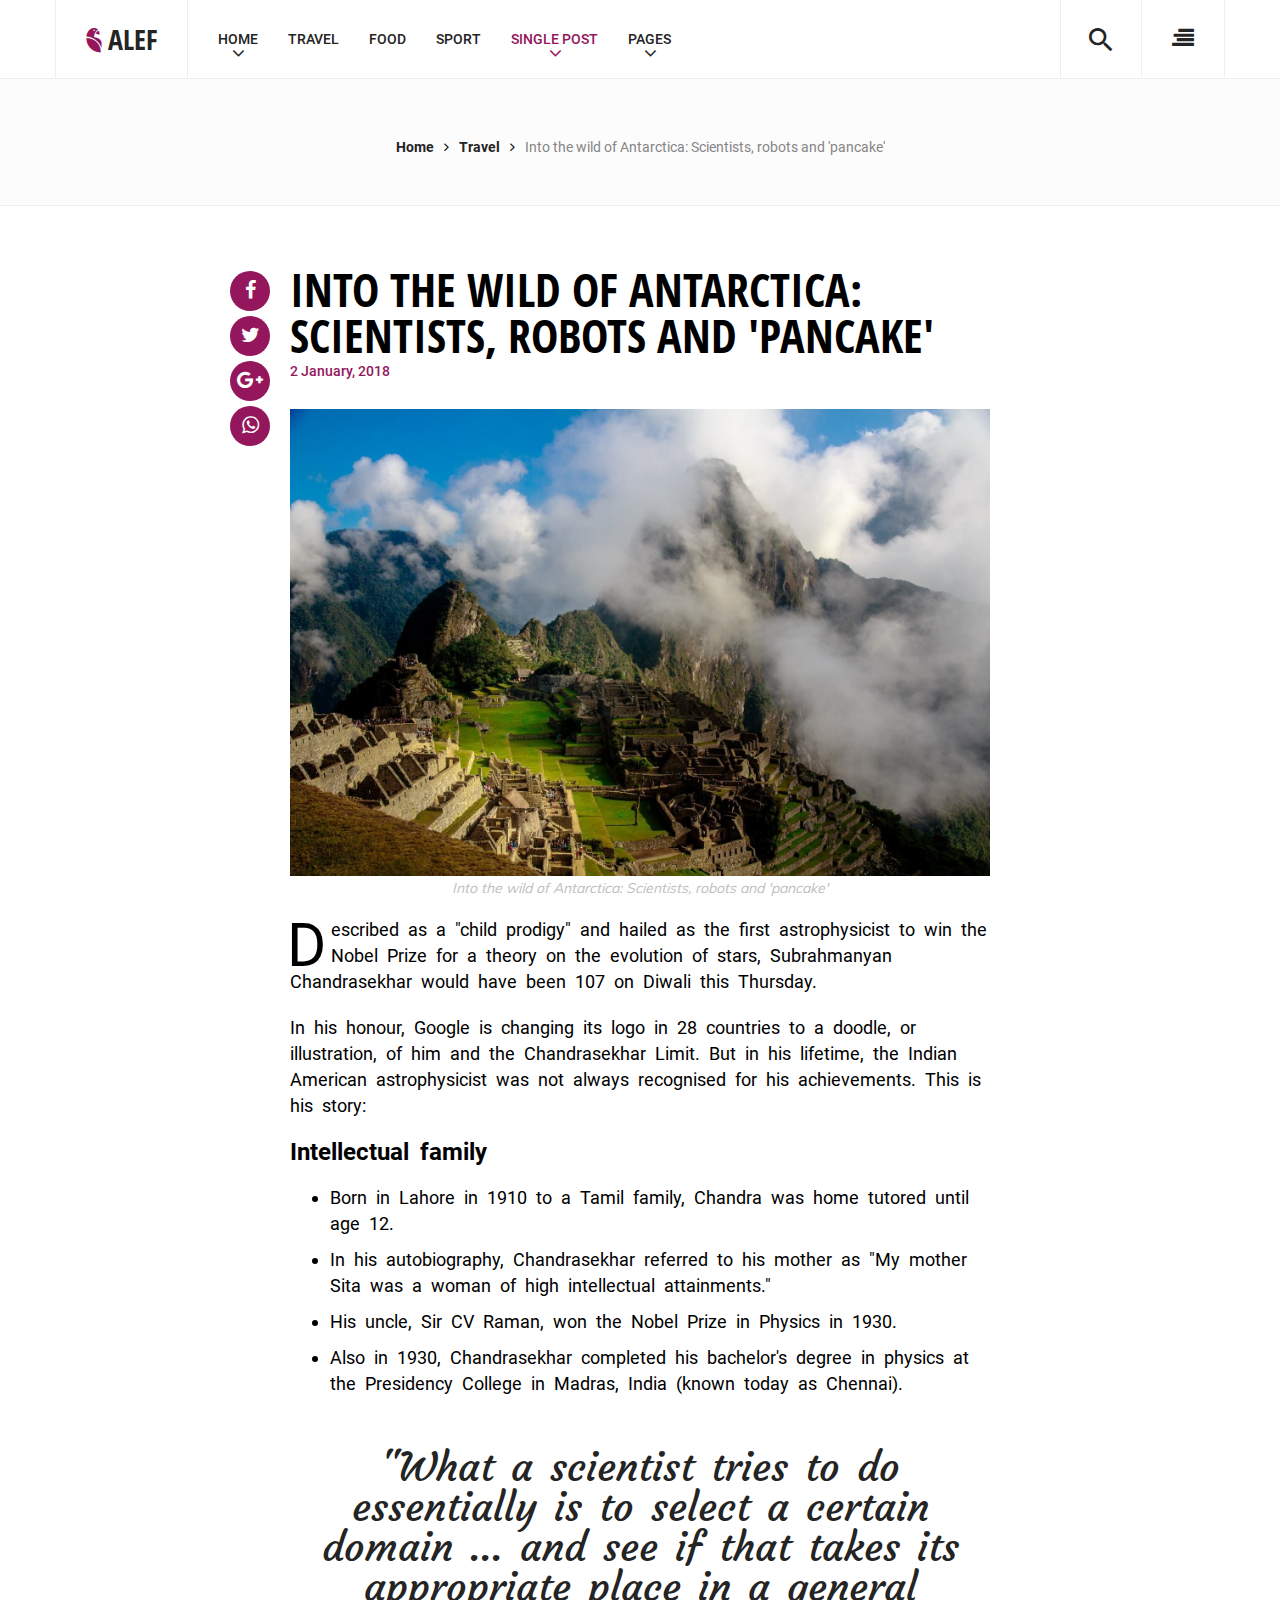
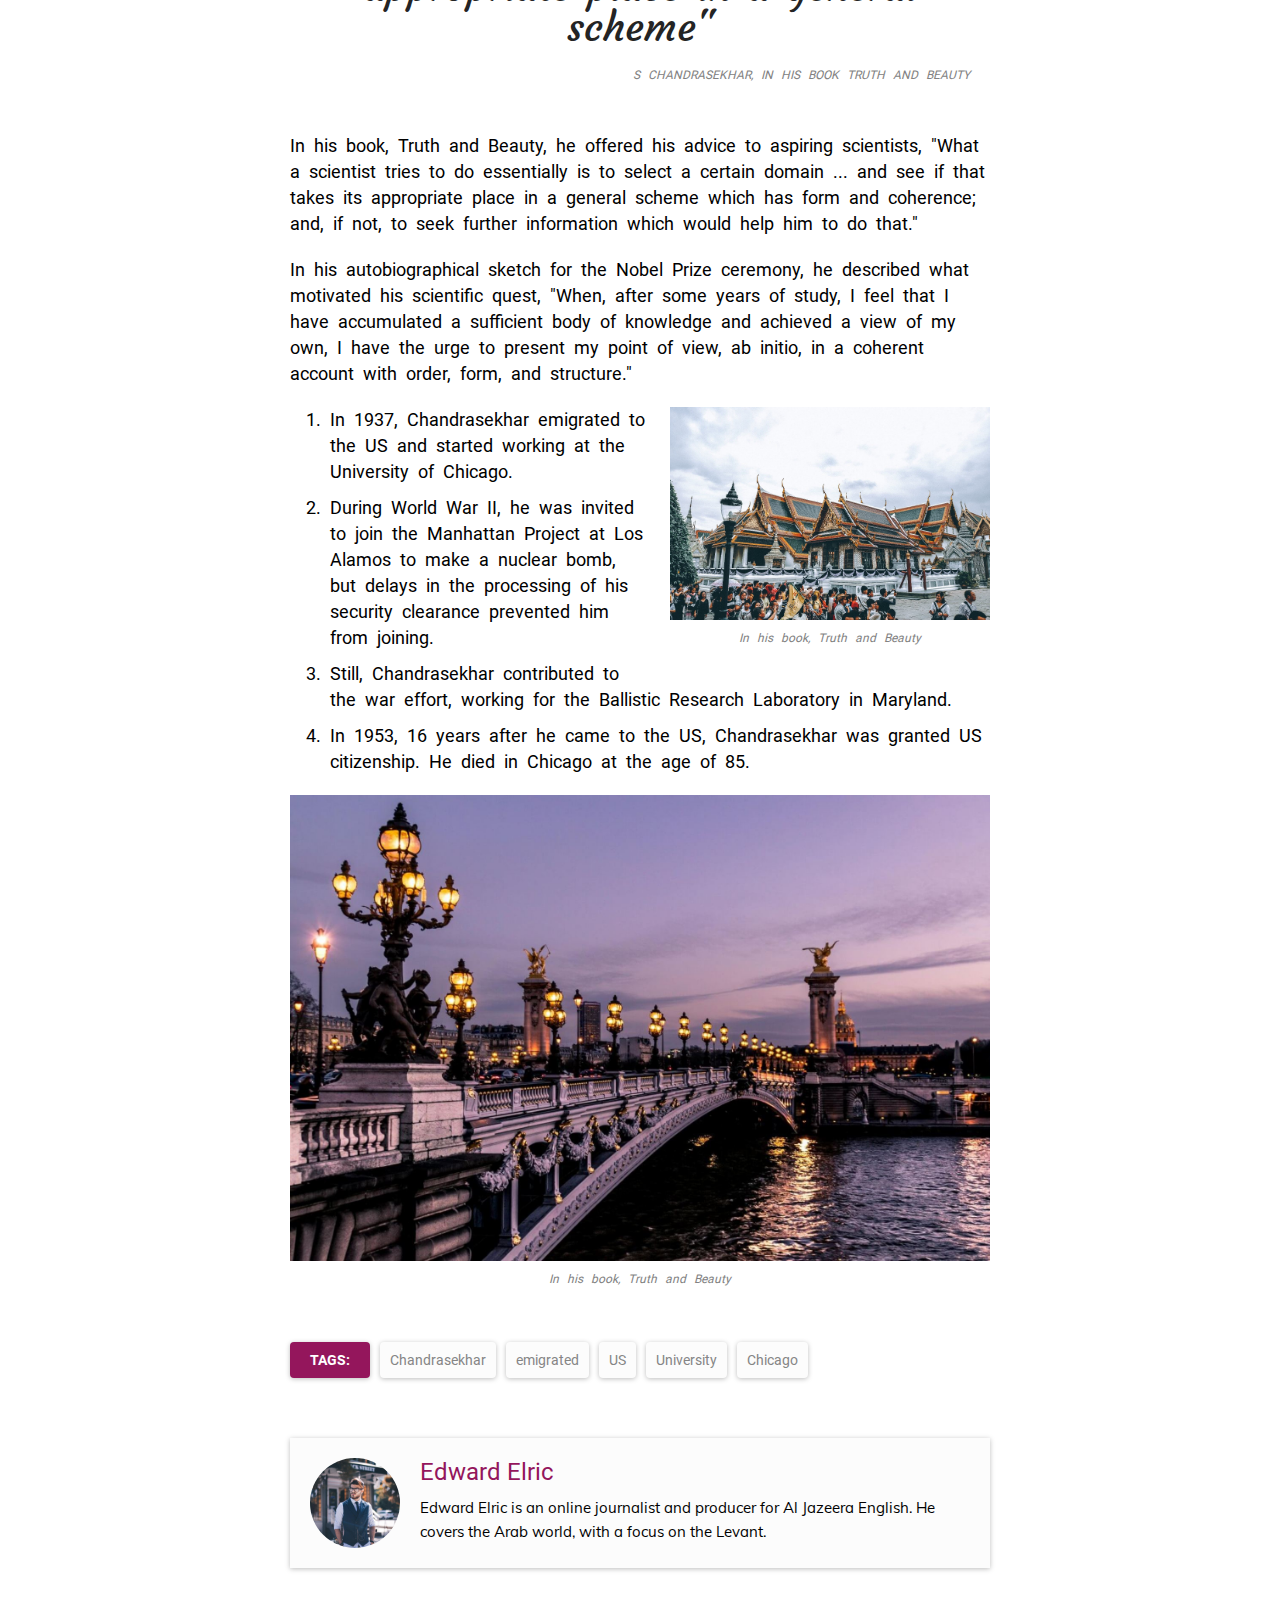
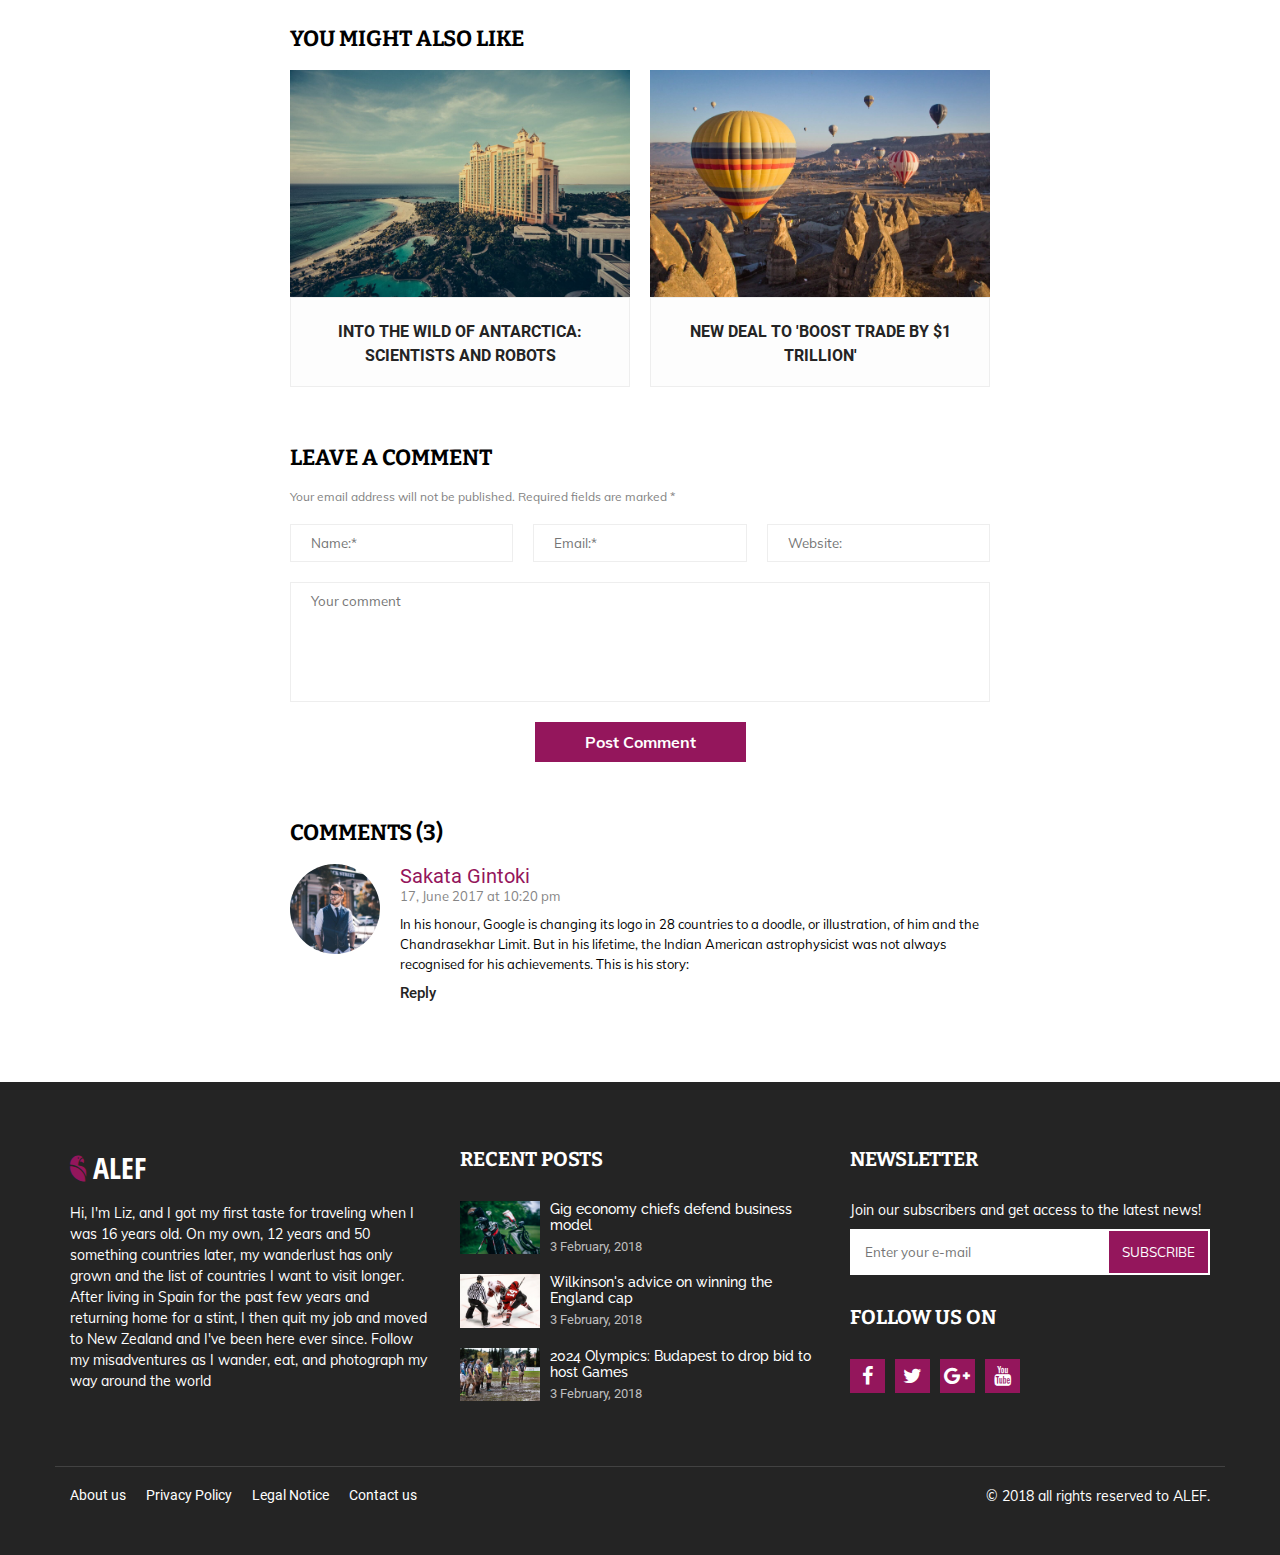
<file: single-post1.html>
﻿<!DOCTYPE html><html lang="zxx"><head><meta charset="utf-8"><title>Alef - Multipupose Personal Blog</title><meta name="description" content="Alef - Multipupose Personal Blog"><meta name="viewport" content="width=device-width, initial-scale=1"><!-- General CSS Settings --><link rel="stylesheet" href="static/css/general_style.css"><!-- Main Style of the template --><link rel="stylesheet" href="static/css/main_style.css"><!-- Landing Page Style --><link rel="stylesheet" href="static/css/reset_style.css"><!-- Awesomefont --><link rel="stylesheet" href="static/css/font-awesome.min.css"><!-- IcoFont Settings --><link rel="stylesheet" href="static/css/icofont.css"><!-- Fav Icon --><link rel="shortcut icon" href="favicon.ico"></head><body><!-- Wrapper --><div class="lx-wrapper"><!-- Loader --><div class="lx-loader"><div><h1>ALEF v1.0</h1><img src="static/picture/oval.svg" alt="Loading" /><p>Powered By Flex-Theme</p></div></div><!-- Header --><div class="lx-header"><div class="lx-header-content"><div class="lx-header-menu-mobile"><a href="javascript:;"><i class="material-icons">menu</i></a></div><div class="lx-header-logo"><h1><a href="index.html"><i class="if if-animal-bird-alt"></i>ALEF</a></h1></div><div class="lx-header-menu"><div class="lx-menu-close"><a href="javascript:;"><i class="material-icons">close</i></a></div><ul class="lx-main-menu"><li class="lx-has-children"><a href="javascript:;">Home</a><ul class="lx-sub-menu"><li><a href="index.html">Masonary</a></li><li><a href="index2.html">Grid</a></li><li><a href="index3.html">Fullwidth</a></li></ul></li><li><a href="travel.html">Travel</a></li><li><a href="food.html">Food</a></li><li><a href="sport.html">Sport</a></li><li class="lx-has-children"><a href="javascript:;" class="active">Single Post</a><ul class="lx-sub-menu"><li><a href="single-post1.html">Thumbnail</a></li><li><a href="single-post2.html">Video</a></li><li><a href="single-post3.html">Gallery</a></li><li><a href="single-post4.html">No Thumbnail</a></li></ul></li><li class="lx-has-children"><a href="javascript:;">Pages</a><ul class="lx-sub-menu"><li><a href="about.html">About Us</a></li><li><a href="contact.html">Contact</a></li><li><a href="404.html">404</a></li></ul></li></ul><div class="lx-clear-fix"></div></div><div class="lx-header-sidebar"><a href="javascript:;"><i class="fa fa-align-right"></i></a></div><div class="lx-header-search"><a href="javascript:;"><i class="material-icons">search</i></a><div class="lx-header-search-form"><form action="#" method="post"><input type="text" name="keyword" placeholder="Looking for something?" /><input type="submit" name="submit" value="&#xf002;" class="fa fa-search" /></form></div></div><div class="lx-clear-fix"></div></div></div><!-- Main --><div class="lx-main"><div class="lx-tree-title"><ul><li><a href="index.html">Home</a></li><li><i class="fa fa-angle-right"></i></li><li><a href="index.html">Travel</a></li><li><i class="fa fa-angle-right"></i></li><li><span>Into the wild of Antarctica: Scientists, robots and 'pancake'</span></li></ul><div class="lx-clear-fix"></div></div><!-- Content --><div class="lx-main-content"><div class="lx-single-post"><div class="lx-single-post-share"><ul><li><a href="#"><i class="fa fa-facebook"></i></a></li><li><a href="#"><i class="fa fa-twitter"></i></a></li><li><a href="#"><i class="fa fa-google-plus"></i></a></li><li><a href="#"><i class="fa fa-whatsapp"></i></a></li></ul></div><div class="lx-single-post-title"><h1>Into the wild of Antarctica: Scientists, robots and 'pancake'</h1><span>2 January, 2018</span></div><div class="lx-single-post-thumbnail"><img src="static/picture/tourism10.jpg" alt="Alternative title" /><p>Into the wild of Antarctica: Scientists, robots and 'pancake'</p></div><div class="lx-single-post-content"><p><span class="lx-firstletter">D</span>escribed as a "child prodigy" and hailed as the first astrophysicist to win the Nobel Prize for a theory on the evolution of stars, Subrahmanyan Chandrasekhar would have been 107 on Diwali this Thursday.</p><p>In his honour, Google is changing its logo in 28 countries to a doodle, or illustration, of him and the Chandrasekhar Limit. But in his lifetime, the Indian American astrophysicist was not always recognised for his achievements. This is his story:</p><h3>Intellectual family</h3><ul><li>Born in Lahore in 1910 to a Tamil family, Chandra was home tutored until age 12.</li><li>In his autobiography, Chandrasekhar referred to his mother as "My mother Sita was a woman of high intellectual attainments."</li><li>His uncle, Sir CV Raman, won the Nobel Prize in Physics in 1930.</li><li>Also in 1930, Chandrasekhar completed his bachelor's degree in physics at the Presidency College in Madras, India (known today as Chennai).</li></ul><blockquote><p>"What a scientist tries to do essentially is to select a certain domain ... and see if that takes its appropriate place in a general scheme"</p><cite>S CHANDRASEKHAR, IN HIS BOOK TRUTH AND BEAUTY</cite></blockquote><p>In his book, Truth and Beauty, he offered his advice to aspiring scientists, "What a scientist tries to do essentially is to select a certain domain ... and see if that takes its appropriate place in a general scheme which has form and coherence; and, if not, to seek further information which would help him to do that."</p><p>In his autobiographical sketch for the Nobel Prize ceremony, he described what motivated his scientific quest, "When, after some years of study, I feel that I have accumulated a sufficient body of knowledge and achieved a view of my own, I have the urge to present my point of view, ab initio, in a coherent account with order, form, and structure."</p><figure class="lx-alignright"><img src="static/picture/tourism8.jpg" alt="Alternative title" /><figcaption><span>In his book, Truth and Beauty</span></figcaption></figure><ol><li>In 1937, Chandrasekhar emigrated to the US and started working at the University of Chicago.</li><li>During World War II, he was invited to join the Manhattan Project at Los Alamos to make a nuclear bomb, but delays in the processing of his security clearance prevented him from joining.</li><li>Still, Chandrasekhar contributed to the war effort, working for the Ballistic Research Laboratory in Maryland.</li><li>In 1953, 16 years after he came to the US, Chandrasekhar was granted US citizenship. He died in Chicago at the age of 85.</li></ol><figure class="lx-aligncenter"><img src="static/picture/tourism9.jpg" alt="Alternative title" /><figcaption><span>In his book, Truth and Beauty</span></figcaption></figure></div><div class="lx-single-post-tags"><ul><li><span>Tags:</span></li><li><a href="#">Chandrasekhar</a></li><li><a href="#">emigrated</a></li><li><a href="#">US</a></li><li><a href="#">University</a></li><li><a href="#">Chicago</a></li></ul></div><div class="lx-single-post-author"><div class="lx-single-post-author-img"><img src="static/picture/resume.jpg" alt="Alternative title" /></div><a href="#">Edward Elric</a><p>Edward Elric is an online journalist and producer for Al Jazeera English. He covers the Arab world, with a focus on the Levant.</p><div class="lx-clear-fix"></div></div><div class="lx-single-similar-posts"><h3>You might also like</h3><div class="lx-g2-f lx-pr-10 lx-mb-0-20"><div class="lx-post-item"><div class="lx-post-item-img"><img alt="alternative title" src="static/picture/tourism7.jpg" /></div><div class="lx-post-item-text"><h2><a href="#">Into the wild of Antarctica: Scientists and robots</a></h2></div></div></div><div class="lx-g2-f lx-pl-10"><div class="lx-post-item"><div class="lx-post-item-img"><img alt="alternative title" src="static/picture/tourism6.jpg" /></div><div class="lx-post-item-text"><h2><a href="#">New deal to 'boost trade by $1 trillion'</a></h2></div></div></div><div class="lx-clear-fix"></div></div><div class="lx-single-post-comment"><h3>Leave a comment</h3><div class="lx-single-post-comment-form"><p>Your email address will not be published. Required fields are marked *</p><form action="#" method="post"><div class="lx-textfield lx-g3-f lx-pb-20 lx-pr-10"><input type="text" name="fullname" placeholder="Name:*" /></div><div class="lx-textfield lx-g3-f lx-pb-20 lx-prl-10"><input type="text" name="email" placeholder="Email:*" /></div><div class="lx-textfield lx-g3-f lx-pb-20 lx-pl-10"><input type="text" name="website" placeholder="Website:" /></div><div class="lx-clear-fix"></div><div class="lx-textarea lx-g1-f lx-pb-20"><textarea name="message" placeholder="Your comment"></textarea></div><div class="lx-submit lx-g1-f"><input type="submit" name="submit" value="Post Comment" /></div></form></div></div><div class="lx-single-post-comment"><h3>Comments (3)</h3><div class="lx-single-post-comment-list"><div class="lx-single-post-comment-item"><div class="lx-single-post-comment-img"><img src="static/picture/resume.jpg" alt="Alternative title" /></div><a href="#">Sakata Gintoki</a><span>17, June 2017 at 10:20 pm</span><div class="lx-single-post-comment-content"><p>In his honour, Google is changing its logo in 28 countries to a doodle, or illustration, of him and the Chandrasekhar Limit. But in his lifetime, the Indian American astrophysicist was not always recognised for his achievements. This is his story:</p></div><ul><li><a href="#">Reply</a></li></ul><div class="lx-clear-fix"></div></div></div></div></div><div class="lx-clear-fix"></div></div></div><!-- Sidebar --><div class="lx-sidebar"><div class="lx-sidebar-close"><a href="javascript:;"><i class="material-icons">close</i></a></div><div class="lx-sidebar-content"><div class="lx-sidebar-item"><div class="lx-sidebar-item-title"><h3>MOST VIEWED</h3></div><div class="lx-sidebar-item-content"><div class="lx-most-viewed"><div class="lx-most-viewed-item"><span>01</span><a href="#">Wilkinson's advice on winning the England cap</a><div class="lx-clear-fix"></div></div><div class="lx-most-viewed-item"><span>02</span><a href="#">2024 Olympics: Budapest to drop bid to host Games</a><div class="lx-clear-fix"></div></div><div class="lx-most-viewed-item"><span>03</span><a href="#">New Formula 1 cars will be a 'massive challenge'</a><div class="lx-clear-fix"></div></div><div class="lx-most-viewed-item"><span>04</span><a href="#">New Zealand: Ross Taylor becomes country's leading ODI</a><div class="lx-clear-fix"></div></div><div class="lx-most-viewed-item"><span>05</span><a href="#">'India away is toughest task in world cricket'</a><div class="lx-clear-fix"></div></div></div></div></div><div class="lx-sidebar-item"><div class="lx-sidebar-item-title"><h3>SEARCH</h3></div><div class="lx-sidebar-item-content"><div class="lx-sidebar-search"><form action="#" method="post"><input type="text" name="keyword" placeholder="Looking for something?" /><input type="submit" name="submit" value="&#xf002;" class="fa fa-search" /></form></div></div></div><div class="lx-sidebar-item"><div class="lx-sidebar-item-title"><h3>RECENT POSTS</h3></div><div class="lx-sidebar-item-content"><div class="lx-recent-posts"><div class="lx-recent-post-item"><div class="lx-recent-post-item-img"><img alt="alternative title" src="static/picture/sport11.jpg" /></div><div class="lx-recent-post-item-text"><a href="#">Gig economy chiefs defend business model</a><span>3 February, 2018</span></div><div class="lx-clear-fix"></div></div><div class="lx-recent-post-item"><div class="lx-recent-post-item-img"><img alt="alternative title" src="static/picture/sport12.jpg" /></div><div class="lx-recent-post-item-text"><a href="#">Wilkinson's advice on winning the England cap</a><span>2 February, 2018</span></div><div class="lx-clear-fix"></div></div><div class="lx-recent-post-item"><div class="lx-recent-post-item-img"><img alt="alternative title" src="static/picture/sport1.jpg" /></div><div class="lx-recent-post-item-text"><a href="#">2024 Olympics: Budapest to drop bid to host Games</a><span>1 February, 2018</span></div><div class="lx-clear-fix"></div></div><div class="lx-recent-post-item"><div class="lx-recent-post-item-text"><a href="#">Aljaz Bedene: Briton knocked out in second round in Marseille</a><span>31 January, 2018</span></div><div class="lx-clear-fix"></div></div><div class="lx-recent-post-item"><div class="lx-recent-post-item-img"><img alt="alternative title" src="static/picture/sport2.jpg" /></div><div class="lx-recent-post-item-text"><a href="#">Vardy away goal keeps Leicester in Sevilla tie</a><span>30 January, 2018</span></div><div class="lx-clear-fix"></div></div></div></div></div><div class="lx-sidebar-item"><div class="lx-sidebar-item-title"><h3>Follow us on</h3></div><div class="lx-sidebar-item-content"><div class="lx-sidebar-social-network"><ul><li><a href="#"><i class="fa fa-facebook"></i></a></li><li><a href="#"><i class="fa fa-twitter"></i></a></li><li><a href="#"><i class="fa fa-google-plus"></i></a></li><li><a href="#"><i class="fa fa-linkedin"></i></a></li><li><a href="#"><i class="fa fa-vimeo"></i></a></li><li><a href="#"><i class="fa fa-instagram"></i></a></li></ul><div class="lx-clear-fix"></div></div></div></div><div class="lx-sidebar-item"><div class="lx-sidebar-item-title"><h3>VIDEO</h3></div><div class="lx-sidebar-item-content"><div class="lx-videos"><div class="lx-videos-item"><div class="lx-videos-item-img"><img alt="alternative title" src="static/picture/sport3.jpg" /><div class="lx-shadow"></div><i class="material-icons">play_circle_outline</i></div><div class="lx-videos-item-text"><h2><a href="#">Into the wild of Antarctica: Scientists, robots and 'pancake'</a></h2></div></div><div class="lx-videos-item"><div class="lx-videos-item-img"><img alt="alternative title" src="static/picture/sport4.jpg" /><div class="lx-shadow"></div><i class="material-icons">play_circle_outline</i></div><div class="lx-videos-item-text"><h2><a href="#">Science doesn't care if you believe in it or not</a></h2></div></div><div class="lx-videos-item"><div class="lx-videos-item-img"><img alt="alternative title" src="static/picture/sport5.jpg" /><div class="lx-shadow"></div><i class="material-icons">play_circle_outline</i></div><div class="lx-videos-item-text"><h2><a href="#">Vardy away goal keeps Leicester in Sevilla tie</a></h2></div></div></div></div></div><div class="lx-sidebar-item lx-mb-20"><div class="lx-sidebar-item-title"><h3>Tags</h3></div><div class="lx-sidebar-item-content"><div class="lx-tags"><ul><li><a href="about.html">About me</a></li><li><a href="contact.html">Contact me</a></li><li><a href="#">Photography</a></li><li><a href="404.html">404</a></li><li><a href="#">Camera</a></li><li><a href="#">Editing</a></li></ul><div class="lx-clear-fix"></div></div></div></div><div class="lx-sidebar-item"><div class="lx-sidebar-item-title"><h3>Categories</h3></div><div class="lx-sidebar-item-content"><div class="lx-links-list"><ul><li><a href="#">Travel <span>20</span></a></li><li><a href="#">Food <span>34</span></a></li><li><a href="#">Gaming <span>9</span></a></li><li><a href="#">Design <span>23</span></a></li><li><a href="#">Sport <span>95</span></a></li><li><a href="#">Photography <span>3</span></a></li></ul><div class="lx-clear-fix"></div></div></div></div><div class="lx-sidebar-item"><div class="lx-sidebar-item-title"><h3>Newsletter</h3></div><div class="lx-sidebar-item-content"><div class="lx-sidebar-newsletter"><p>Join our <span>3,201,960</span>subscribers and get access to the latest news, products announcements and moch more!</p><form action="#" method="post"><i class="material-icons">email</i><input type="text" name="email" placeholder="Enter e-mail" /><input type="submit" name="subscribe" class="material-icons" value="arrow_forward" /></form></div></div></div></div></div><!-- Footer --><div class="lx-footer"><div class="lx-footer-content"><div class="lx-g3"><div class="lx-description"><div class="lx-description-logo"><a href="index.html"><i class="if if-animal-bird-alt"></i>ALEF</a></div><p>Hi, I'm Liz, and I got my first taste for traveling when I was 16 years old. On my own, 12 years and 50 something countries later, my wanderlust has only grown and the list of countries I want to visit longer. After living in Spain for the past few years and returning home for a stint, I then quit my job and moved to New Zealand and I've been here ever since. Follow my misadventures as I wander, eat, and photograph my way around the world</p></div></div><div class="lx-g3"><div class="lx-latest-posts"><h3>RECENT POSTS</h3><div class="lx-latest-post-item"><div class="lx-latest-post-item-img"><img alt="alternative title" src="static/picture/sport6.jpg" /></div><div class="lx-latest-post-item-text"><a href="#">Gig economy chiefs defend business model</a><span>3 February, 2018</span></div><div class="lx-clear-fix"></div></div><div class="lx-latest-post-item"><div class="lx-latest-post-item-img"><img alt="alternative title" src="static/picture/sport7.jpg" /></div><div class="lx-latest-post-item-text"><a href="#">Wilkinson's advice on winning the England cap</a><span>3 February, 2018</span></div><div class="lx-clear-fix"></div></div><div class="lx-latest-post-item"><div class="lx-latest-post-item-img"><img alt="alternative title" src="static/picture/sport8.jpg" /></div><div class="lx-latest-post-item-text"><a href="#">2024 Olympics: Budapest to drop bid to host Games</a><span>3 February, 2018</span></div><div class="lx-clear-fix"></div></div></div></div><div class="lx-g3"><div class="lx-newsletter"><h3>NEWSLETTER</h3><form action="#" method="post"><p>Join our subscribers and get access to the latest news!</p><input type="text" name="keyword" placeholder="Enter your e-mail" /><input type="submit" name="submit" value="SUBSCRIBE" /></form></div><div class="lx-social-media"><h3>FOLLOW US ON</h3><ul><li><a href="#"><i class="fa fa-facebook"></i></a></li><li><a href="#"><i class="fa fa-twitter"></i></a></li><li><a href="#"><i class="fa fa-google-plus"></i></a></li><li><a href="#"><i class="fa fa-youtube"></i></a></li></ul><div class="lx-clear-fix"></div></div></div><div class="lx-clear-fix"></div><div class="lx-footer-bottom"><div class="lx-footer-links"><ul><li><a href="#">About us</a></li><li><a href="#">Privacy Policy</a></li><li><a href="#">Legal Notice</a></li><li><a href="#">Contact us</a></li></ul><div class="lx-clear-fix"></div></div><div class="lx-copyright"><p>&copy; 2018 all rights reserved to ALEF.</p></div><div class="lx-clear-fix"></div></div></div></div></div><!-- JQuery --><script src="static/js/jquery-1.12.4.min.js"></script><!-- Main Script --><script src="static/js/script.js"></script></body></html>
</file>
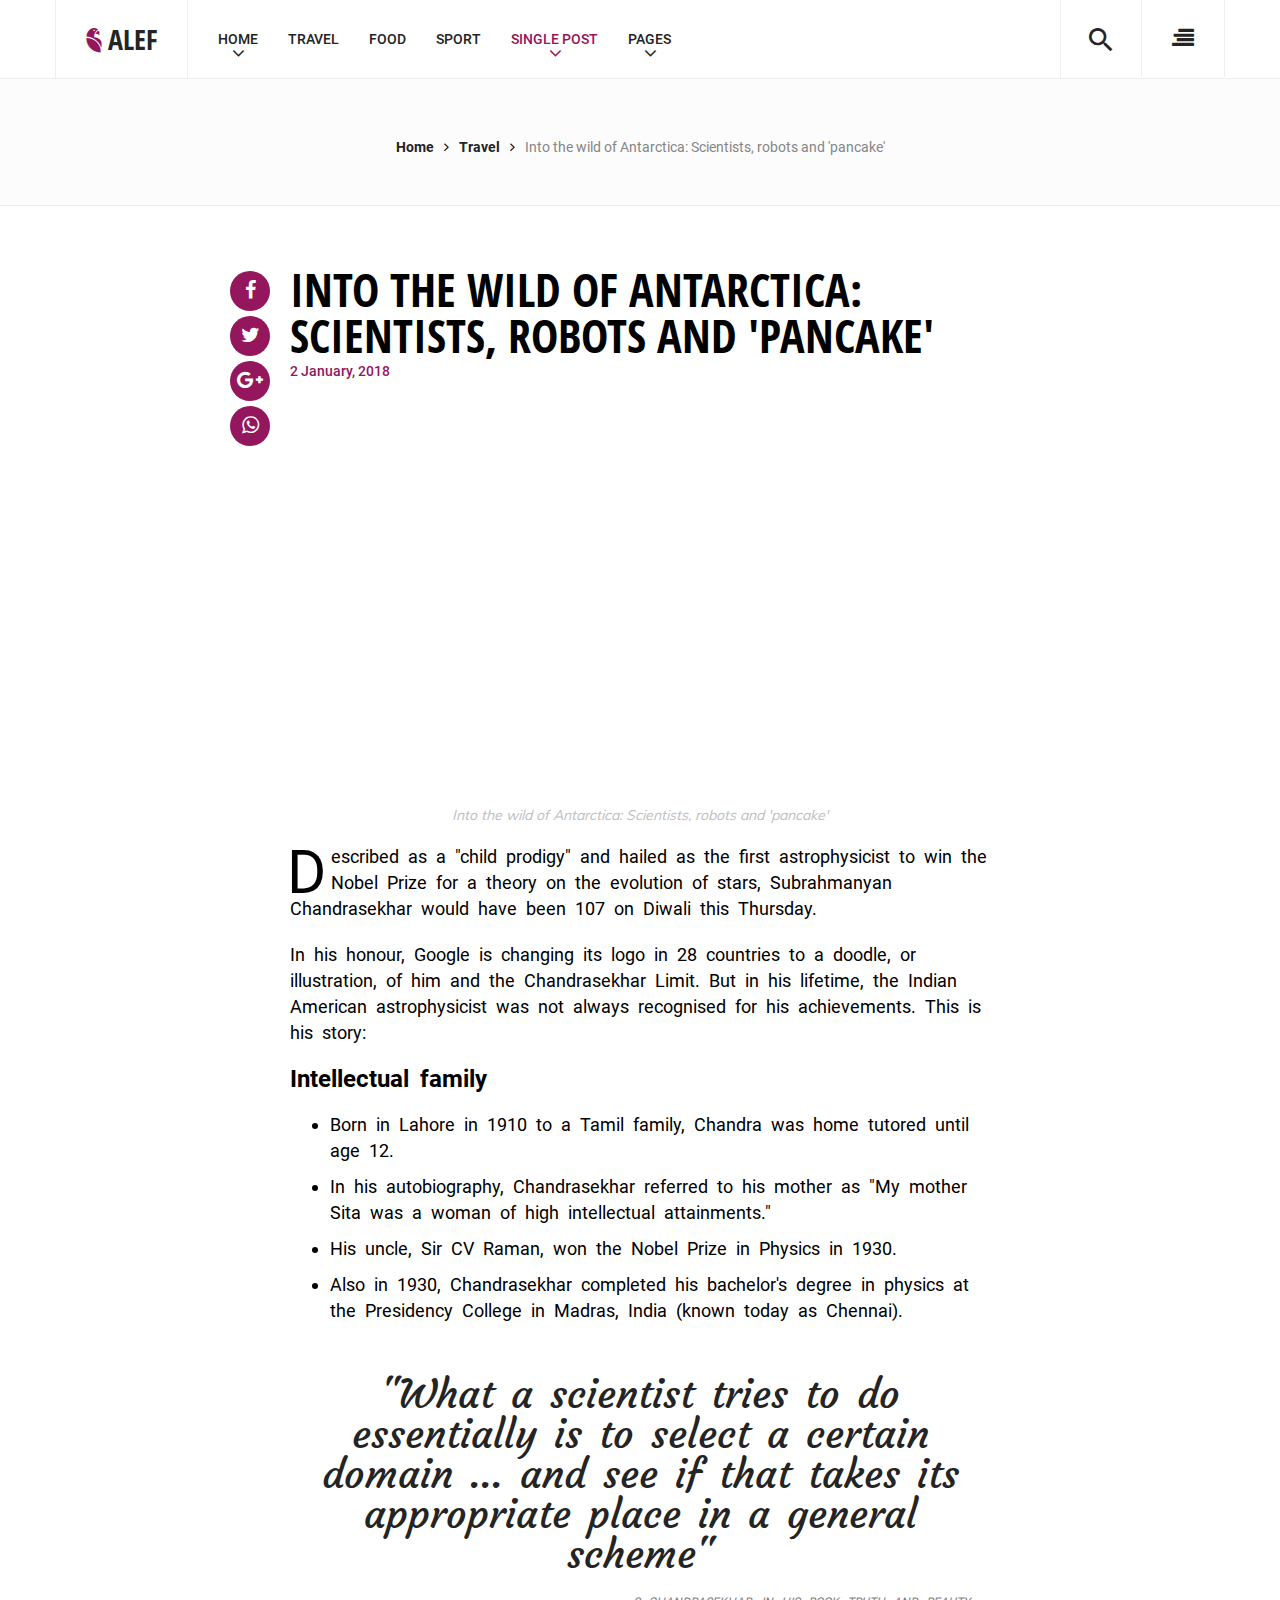
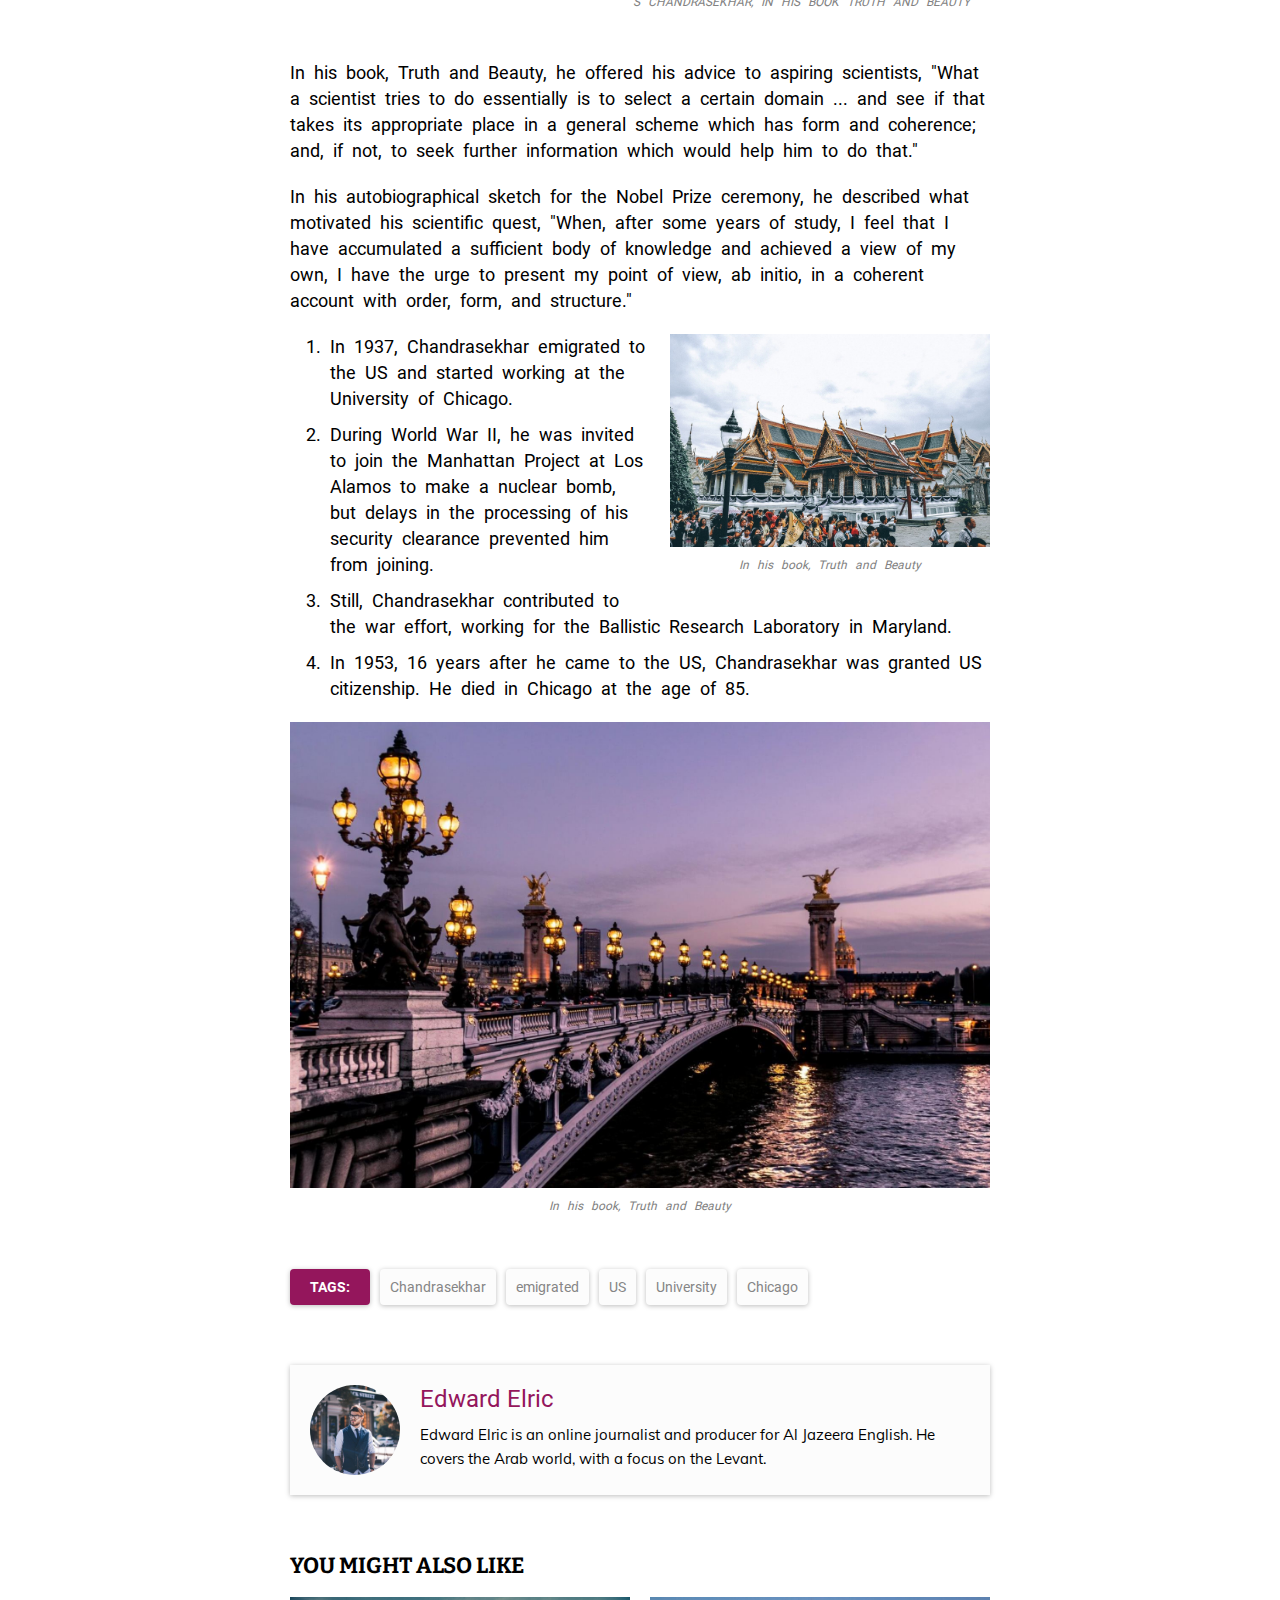
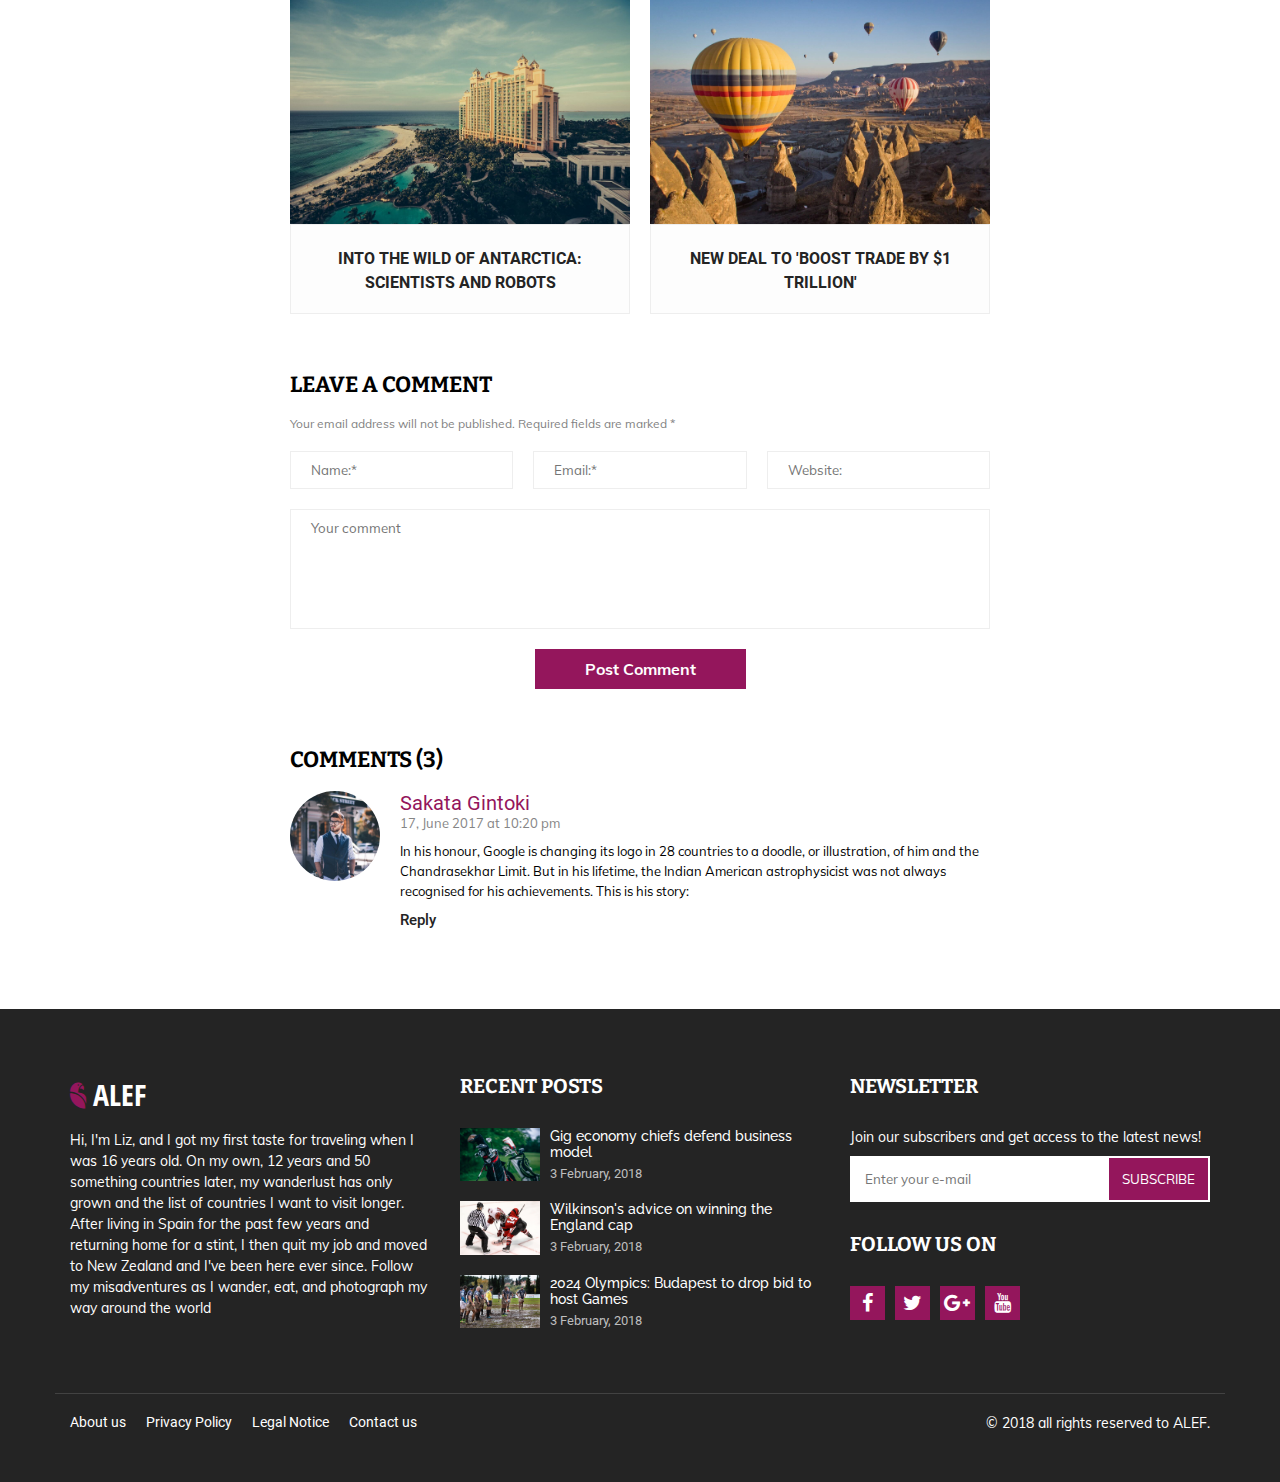
<file: single-post2.html>
﻿<!DOCTYPE html><html lang="zxx"><head><meta charset="utf-8"><title>Alef - Multipupose Personal Blog</title><meta name="description" content="Alef - Multipupose Personal Blog"><meta name="viewport" content="width=device-width, initial-scale=1"><!-- General CSS Settings --><link rel="stylesheet" href="static/css/general_style.css"><!-- Main Style of the template --><link rel="stylesheet" href="static/css/main_style.css"><!-- Landing Page Style --><link rel="stylesheet" href="static/css/reset_style.css"><!-- Awesomefont --><link rel="stylesheet" href="static/css/font-awesome.min.css"><!-- IcoFont Settings --><link rel="stylesheet" href="static/css/icofont.css"><!-- Fav Icon --><link rel="shortcut icon" href="favicon.ico"></head><body><!-- Wrapper --><div class="lx-wrapper"><!-- Loader --><div class="lx-loader"><div><h1>ALEF v1.0</h1><img src="static/picture/oval.svg" alt="Loading" /><p>Powered By Flex-Theme</p></div></div><!-- Header --><div class="lx-header"><div class="lx-header-content"><div class="lx-header-menu-mobile"><a href="javascript:;"><i class="material-icons">menu</i></a></div><div class="lx-header-logo"><h1><a href="index.html"><i class="if if-animal-bird-alt"></i>ALEF</a></h1></div><div class="lx-header-menu"><div class="lx-menu-close"><a href="javascript:;"><i class="material-icons">close</i></a></div><ul class="lx-main-menu"><li class="lx-has-children"><a href="javascript:;">Home</a><ul class="lx-sub-menu"><li><a href="index.html">Masonary</a></li><li><a href="index2.html">Grid</a></li><li><a href="index3.html">Fullwidth</a></li></ul></li><li><a href="travel.html">Travel</a></li><li><a href="food.html">Food</a></li><li><a href="sport.html">Sport</a></li><li class="lx-has-children"><a href="javascript:;" class="active">Single Post</a><ul class="lx-sub-menu"><li><a href="single-post1.html">Thumbnail</a></li><li><a href="single-post2.html">Video</a></li><li><a href="single-post3.html">Gallery</a></li><li><a href="single-post4.html">No Thumbnail</a></li></ul></li><li class="lx-has-children"><a href="javascript:;">Pages</a><ul class="lx-sub-menu"><li><a href="about.html">About Us</a></li><li><a href="contact.html">Contact</a></li><li><a href="404.html">404</a></li></ul></li></ul><div class="lx-clear-fix"></div></div><div class="lx-header-sidebar"><a href="javascript:;"><i class="fa fa-align-right"></i></a></div><div class="lx-header-search"><a href="javascript:;"><i class="material-icons">search</i></a><div class="lx-header-search-form"><form action="#" method="post"><input type="text" name="keyword" placeholder="Looking for something?" /><input type="submit" name="submit" value="&#xf002;" class="fa fa-search" /></form></div></div><div class="lx-clear-fix"></div></div></div><!-- Main --><div class="lx-main"><div class="lx-tree-title"><ul><li><a href="index.html">Home</a></li><li><i class="fa fa-angle-right"></i></li><li><a href="index.html">Travel</a></li><li><i class="fa fa-angle-right"></i></li><li><span>Into the wild of Antarctica: Scientists, robots and 'pancake'</span></li></ul><div class="lx-clear-fix"></div></div><!-- Content --><div class="lx-main-content"><div class="lx-single-post"><div class="lx-single-post-share"><ul><li><a href="#"><i class="fa fa-facebook"></i></a></li><li><a href="#"><i class="fa fa-twitter"></i></a></li><li><a href="#"><i class="fa fa-google-plus"></i></a></li><li><a href="#"><i class="fa fa-whatsapp"></i></a></li></ul></div><div class="lx-single-post-title"><h1>Into the wild of Antarctica: Scientists, robots and 'pancake'</h1><span>2 January, 2018</span></div><div class="lx-single-post-thumbnail"><iframe width="560" height="315" src="https://www.youtube.com/embed/W3gw2_jqpe0" allowfullscreen></iframe><p>Into the wild of Antarctica: Scientists, robots and 'pancake'</p></div><div class="lx-single-post-content"><p><span class="lx-firstletter">D</span>escribed as a "child prodigy" and hailed as the first astrophysicist to win the Nobel Prize for a theory on the evolution of stars, Subrahmanyan Chandrasekhar would have been 107 on Diwali this Thursday.</p><p>In his honour, Google is changing its logo in 28 countries to a doodle, or illustration, of him and the Chandrasekhar Limit. But in his lifetime, the Indian American astrophysicist was not always recognised for his achievements. This is his story:</p><h3>Intellectual family</h3><ul><li>Born in Lahore in 1910 to a Tamil family, Chandra was home tutored until age 12.</li><li>In his autobiography, Chandrasekhar referred to his mother as "My mother Sita was a woman of high intellectual attainments."</li><li>His uncle, Sir CV Raman, won the Nobel Prize in Physics in 1930.</li><li>Also in 1930, Chandrasekhar completed his bachelor's degree in physics at the Presidency College in Madras, India (known today as Chennai).</li></ul><blockquote><p>"What a scientist tries to do essentially is to select a certain domain ... and see if that takes its appropriate place in a general scheme"</p><cite>S CHANDRASEKHAR, IN HIS BOOK TRUTH AND BEAUTY</cite></blockquote><p>In his book, Truth and Beauty, he offered his advice to aspiring scientists, "What a scientist tries to do essentially is to select a certain domain ... and see if that takes its appropriate place in a general scheme which has form and coherence; and, if not, to seek further information which would help him to do that."</p><p>In his autobiographical sketch for the Nobel Prize ceremony, he described what motivated his scientific quest, "When, after some years of study, I feel that I have accumulated a sufficient body of knowledge and achieved a view of my own, I have the urge to present my point of view, ab initio, in a coherent account with order, form, and structure."</p><figure class="lx-alignright"><img src="static/picture/tourism8.jpg" alt="Alternative title" /><figcaption><span>In his book, Truth and Beauty</span></figcaption></figure><ol><li>In 1937, Chandrasekhar emigrated to the US and started working at the University of Chicago.</li><li>During World War II, he was invited to join the Manhattan Project at Los Alamos to make a nuclear bomb, but delays in the processing of his security clearance prevented him from joining.</li><li>Still, Chandrasekhar contributed to the war effort, working for the Ballistic Research Laboratory in Maryland.</li><li>In 1953, 16 years after he came to the US, Chandrasekhar was granted US citizenship. He died in Chicago at the age of 85.</li></ol><figure class="lx-aligncenter"><img src="static/picture/tourism9.jpg" alt="Alternative title" /><figcaption><span>In his book, Truth and Beauty</span></figcaption></figure></div><div class="lx-single-post-tags"><ul><li><span>Tags:</span></li><li><a href="#">Chandrasekhar</a></li><li><a href="#">emigrated</a></li><li><a href="#">US</a></li><li><a href="#">University</a></li><li><a href="#">Chicago</a></li></ul></div><div class="lx-single-post-author"><div class="lx-single-post-author-img"><img src="static/picture/resume.jpg" alt="Alternative title" /></div><a href="#">Edward Elric</a><p>Edward Elric is an online journalist and producer for Al Jazeera English. He covers the Arab world, with a focus on the Levant.</p><div class="lx-clear-fix"></div></div><div class="lx-single-similar-posts"><h3>You might also like</h3><div class="lx-g2-f lx-pr-10 lx-mb-0-20"><div class="lx-post-item"><div class="lx-post-item-img"><img alt="alternative title" src="static/picture/tourism7.jpg" /></div><div class="lx-post-item-text"><h2><a href="#">Into the wild of Antarctica: Scientists and robots</a></h2></div></div></div><div class="lx-g2-f lx-pl-10"><div class="lx-post-item"><div class="lx-post-item-img"><img alt="alternative title" src="static/picture/tourism6.jpg" /></div><div class="lx-post-item-text"><h2><a href="#">New deal to 'boost trade by $1 trillion'</a></h2></div></div></div><div class="lx-clear-fix"></div></div><div class="lx-single-post-comment"><h3>Leave a comment</h3><div class="lx-single-post-comment-form"><p>Your email address will not be published. Required fields are marked *</p><form action="#" method="post"><div class="lx-textfield lx-g3-f lx-pb-20 lx-pr-10"><input type="text" name="fullname" placeholder="Name:*" /></div><div class="lx-textfield lx-g3-f lx-pb-20 lx-prl-10"><input type="text" name="email" placeholder="Email:*" /></div><div class="lx-textfield lx-g3-f lx-pb-20 lx-pl-10"><input type="text" name="website" placeholder="Website:" /></div><div class="lx-clear-fix"></div><div class="lx-textarea lx-g1-f lx-pb-20"><textarea name="message" placeholder="Your comment"></textarea></div><div class="lx-submit lx-g1-f"><input type="submit" name="submit" value="Post Comment" /></div></form></div></div><div class="lx-single-post-comment"><h3>Comments (3)</h3><div class="lx-single-post-comment-list"><div class="lx-single-post-comment-item"><div class="lx-single-post-comment-img"><img src="static/picture/resume.jpg" alt="Alternative title" /></div><a href="#">Sakata Gintoki</a><span>17, June 2017 at 10:20 pm</span><div class="lx-single-post-comment-content"><p>In his honour, Google is changing its logo in 28 countries to a doodle, or illustration, of him and the Chandrasekhar Limit. But in his lifetime, the Indian American astrophysicist was not always recognised for his achievements. This is his story:</p></div><ul><li><a href="#">Reply</a></li></ul><div class="lx-clear-fix"></div></div></div></div></div><div class="lx-clear-fix"></div></div></div><!-- Sidebar --><div class="lx-sidebar"><div class="lx-sidebar-close"><a href="javascript:;"><i class="material-icons">close</i></a></div><div class="lx-sidebar-content"><div class="lx-sidebar-item"><div class="lx-sidebar-item-title"><h3>MOST VIEWED</h3></div><div class="lx-sidebar-item-content"><div class="lx-most-viewed"><div class="lx-most-viewed-item"><span>01</span><a href="#">Wilkinson's advice on winning the England cap</a><div class="lx-clear-fix"></div></div><div class="lx-most-viewed-item"><span>02</span><a href="#">2024 Olympics: Budapest to drop bid to host Games</a><div class="lx-clear-fix"></div></div><div class="lx-most-viewed-item"><span>03</span><a href="#">New Formula 1 cars will be a 'massive challenge'</a><div class="lx-clear-fix"></div></div><div class="lx-most-viewed-item"><span>04</span><a href="#">New Zealand: Ross Taylor becomes country's leading ODI</a><div class="lx-clear-fix"></div></div><div class="lx-most-viewed-item"><span>05</span><a href="#">'India away is toughest task in world cricket'</a><div class="lx-clear-fix"></div></div></div></div></div><div class="lx-sidebar-item"><div class="lx-sidebar-item-title"><h3>SEARCH</h3></div><div class="lx-sidebar-item-content"><div class="lx-sidebar-search"><form action="#" method="post"><input type="text" name="keyword" placeholder="Looking for something?" /><input type="submit" name="submit" value="&#xf002;" class="fa fa-search" /></form></div></div></div><div class="lx-sidebar-item"><div class="lx-sidebar-item-title"><h3>RECENT POSTS</h3></div><div class="lx-sidebar-item-content"><div class="lx-recent-posts"><div class="lx-recent-post-item"><div class="lx-recent-post-item-img"><img alt="alternative title" src="static/picture/sport11.jpg" /></div><div class="lx-recent-post-item-text"><a href="#">Gig economy chiefs defend business model</a><span>3 February, 2018</span></div><div class="lx-clear-fix"></div></div><div class="lx-recent-post-item"><div class="lx-recent-post-item-img"><img alt="alternative title" src="static/picture/sport12.jpg" /></div><div class="lx-recent-post-item-text"><a href="#">Wilkinson's advice on winning the England cap</a><span>2 February, 2018</span></div><div class="lx-clear-fix"></div></div><div class="lx-recent-post-item"><div class="lx-recent-post-item-img"><img alt="alternative title" src="static/picture/sport1.jpg" /></div><div class="lx-recent-post-item-text"><a href="#">2024 Olympics: Budapest to drop bid to host Games</a><span>1 February, 2018</span></div><div class="lx-clear-fix"></div></div><div class="lx-recent-post-item"><div class="lx-recent-post-item-text"><a href="#">Aljaz Bedene: Briton knocked out in second round in Marseille</a><span>31 January, 2018</span></div><div class="lx-clear-fix"></div></div><div class="lx-recent-post-item"><div class="lx-recent-post-item-img"><img alt="alternative title" src="static/picture/sport2.jpg" /></div><div class="lx-recent-post-item-text"><a href="#">Vardy away goal keeps Leicester in Sevilla tie</a><span>30 January, 2018</span></div><div class="lx-clear-fix"></div></div></div></div></div><div class="lx-sidebar-item"><div class="lx-sidebar-item-title"><h3>Follow us on</h3></div><div class="lx-sidebar-item-content"><div class="lx-sidebar-social-network"><ul><li><a href="#"><i class="fa fa-facebook"></i></a></li><li><a href="#"><i class="fa fa-twitter"></i></a></li><li><a href="#"><i class="fa fa-google-plus"></i></a></li><li><a href="#"><i class="fa fa-linkedin"></i></a></li><li><a href="#"><i class="fa fa-vimeo"></i></a></li><li><a href="#"><i class="fa fa-instagram"></i></a></li></ul><div class="lx-clear-fix"></div></div></div></div><div class="lx-sidebar-item"><div class="lx-sidebar-item-title"><h3>VIDEO</h3></div><div class="lx-sidebar-item-content"><div class="lx-videos"><div class="lx-videos-item"><div class="lx-videos-item-img"><img alt="alternative title" src="static/picture/sport3.jpg" /><div class="lx-shadow"></div><i class="material-icons">play_circle_outline</i></div><div class="lx-videos-item-text"><h2><a href="#">Into the wild of Antarctica: Scientists, robots and 'pancake'</a></h2></div></div><div class="lx-videos-item"><div class="lx-videos-item-img"><img alt="alternative title" src="static/picture/sport4.jpg" /><div class="lx-shadow"></div><i class="material-icons">play_circle_outline</i></div><div class="lx-videos-item-text"><h2><a href="#">Science doesn't care if you believe in it or not</a></h2></div></div><div class="lx-videos-item"><div class="lx-videos-item-img"><img alt="alternative title" src="static/picture/sport5.jpg" /><div class="lx-shadow"></div><i class="material-icons">play_circle_outline</i></div><div class="lx-videos-item-text"><h2><a href="#">Vardy away goal keeps Leicester in Sevilla tie</a></h2></div></div></div></div></div><div class="lx-sidebar-item lx-mb-20"><div class="lx-sidebar-item-title"><h3>Tags</h3></div><div class="lx-sidebar-item-content"><div class="lx-tags"><ul><li><a href="about.html">About me</a></li><li><a href="contact.html">Contact me</a></li><li><a href="#">Photography</a></li><li><a href="404.html">404</a></li><li><a href="#">Camera</a></li><li><a href="#">Editing</a></li></ul><div class="lx-clear-fix"></div></div></div></div><div class="lx-sidebar-item"><div class="lx-sidebar-item-title"><h3>Categories</h3></div><div class="lx-sidebar-item-content"><div class="lx-links-list"><ul><li><a href="#">Travel <span>20</span></a></li><li><a href="#">Food <span>34</span></a></li><li><a href="#">Gaming <span>9</span></a></li><li><a href="#">Design <span>23</span></a></li><li><a href="#">Sport <span>95</span></a></li><li><a href="#">Photography <span>3</span></a></li></ul><div class="lx-clear-fix"></div></div></div></div><div class="lx-sidebar-item"><div class="lx-sidebar-item-title"><h3>Newsletter</h3></div><div class="lx-sidebar-item-content"><div class="lx-sidebar-newsletter"><p>Join our <span>3,201,960</span>subscribers and get access to the latest news, products announcements and moch more!</p><form action="#" method="post"><i class="material-icons">email</i><input type="text" name="email" placeholder="Enter e-mail" /><input type="submit" name="subscribe" class="material-icons" value="arrow_forward" /></form></div></div></div></div></div><!-- Footer --><div class="lx-footer"><div class="lx-footer-content"><div class="lx-g3"><div class="lx-description"><div class="lx-description-logo"><a href="index.html"><i class="if if-animal-bird-alt"></i>ALEF</a></div><p>Hi, I'm Liz, and I got my first taste for traveling when I was 16 years old. On my own, 12 years and 50 something countries later, my wanderlust has only grown and the list of countries I want to visit longer. After living in Spain for the past few years and returning home for a stint, I then quit my job and moved to New Zealand and I've been here ever since. Follow my misadventures as I wander, eat, and photograph my way around the world</p></div></div><div class="lx-g3"><div class="lx-latest-posts"><h3>RECENT POSTS</h3><div class="lx-latest-post-item"><div class="lx-latest-post-item-img"><img alt="alternative title" src="static/picture/sport6.jpg" /></div><div class="lx-latest-post-item-text"><a href="#">Gig economy chiefs defend business model</a><span>3 February, 2018</span></div><div class="lx-clear-fix"></div></div><div class="lx-latest-post-item"><div class="lx-latest-post-item-img"><img alt="alternative title" src="static/picture/sport7.jpg" /></div><div class="lx-latest-post-item-text"><a href="#">Wilkinson's advice on winning the England cap</a><span>3 February, 2018</span></div><div class="lx-clear-fix"></div></div><div class="lx-latest-post-item"><div class="lx-latest-post-item-img"><img alt="alternative title" src="static/picture/sport8.jpg" /></div><div class="lx-latest-post-item-text"><a href="#">2024 Olympics: Budapest to drop bid to host Games</a><span>3 February, 2018</span></div><div class="lx-clear-fix"></div></div></div></div><div class="lx-g3"><div class="lx-newsletter"><h3>NEWSLETTER</h3><form action="#" method="post"><p>Join our subscribers and get access to the latest news!</p><input type="text" name="keyword" placeholder="Enter your e-mail" /><input type="submit" name="submit" value="SUBSCRIBE" /></form></div><div class="lx-social-media"><h3>FOLLOW US ON</h3><ul><li><a href="#"><i class="fa fa-facebook"></i></a></li><li><a href="#"><i class="fa fa-twitter"></i></a></li><li><a href="#"><i class="fa fa-google-plus"></i></a></li><li><a href="#"><i class="fa fa-youtube"></i></a></li></ul><div class="lx-clear-fix"></div></div></div><div class="lx-clear-fix"></div><div class="lx-footer-bottom"><div class="lx-footer-links"><ul><li><a href="#">About us</a></li><li><a href="#">Privacy Policy</a></li><li><a href="#">Legal Notice</a></li><li><a href="#">Contact us</a></li></ul><div class="lx-clear-fix"></div></div><div class="lx-copyright"><p>&copy; 2018 all rights reserved to ALEF.</p></div><div class="lx-clear-fix"></div></div></div></div></div><!-- JQuery --><script src="static/js/jquery-1.12.4.min.js"></script><!-- Main Script --><script src="static/js/script.js"></script></body></html>
</file>
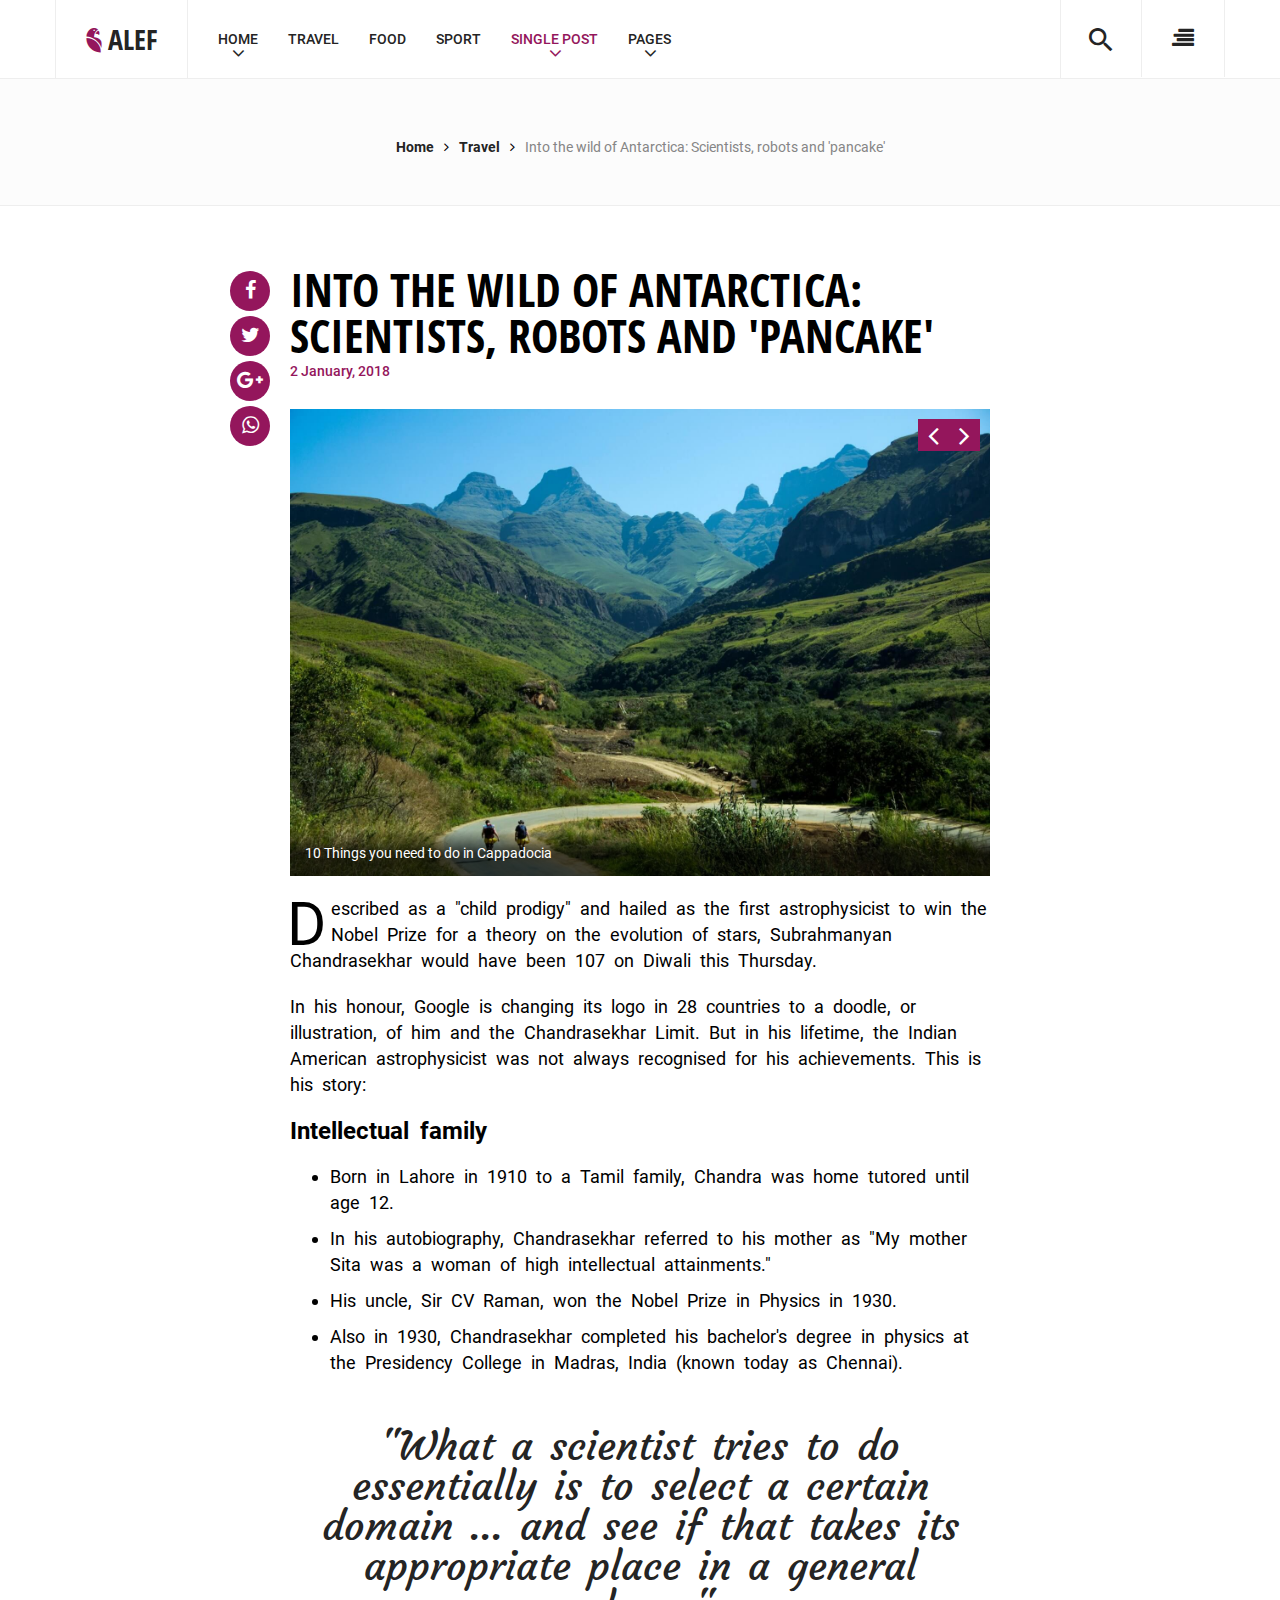
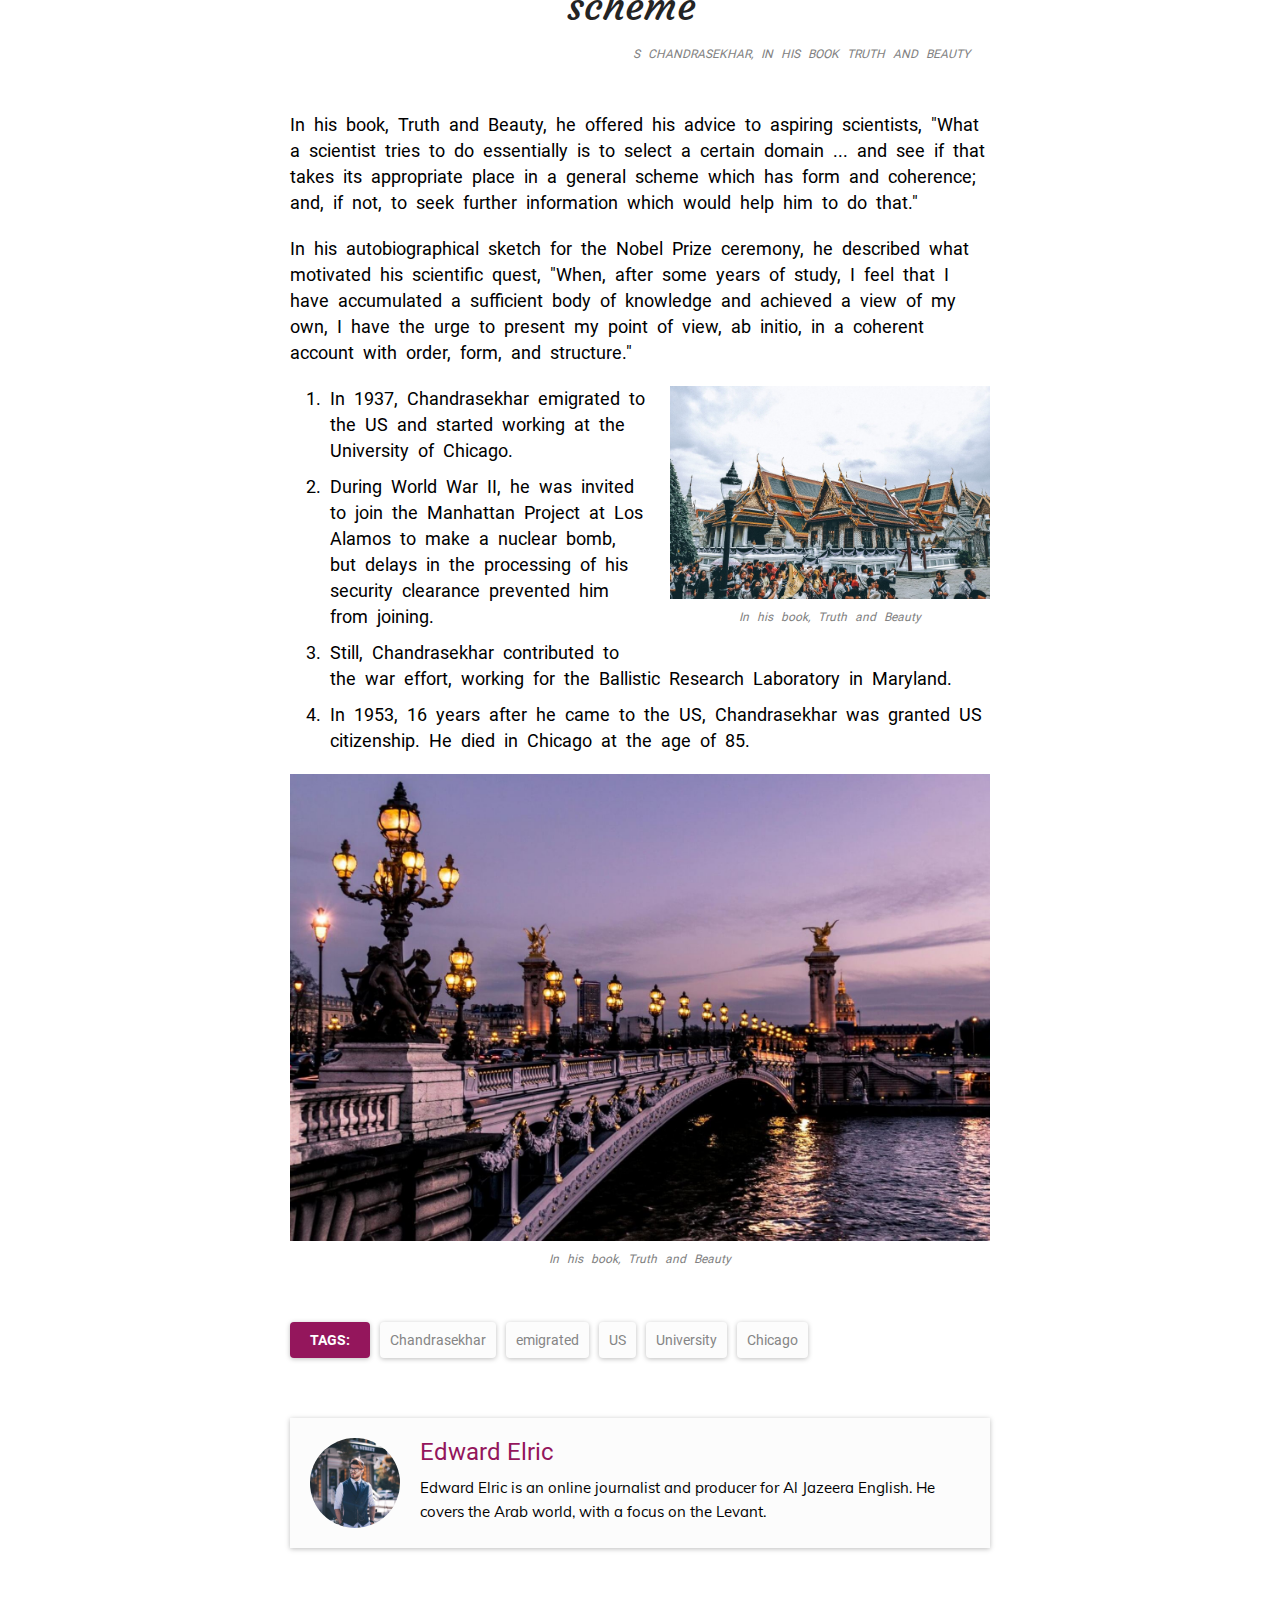
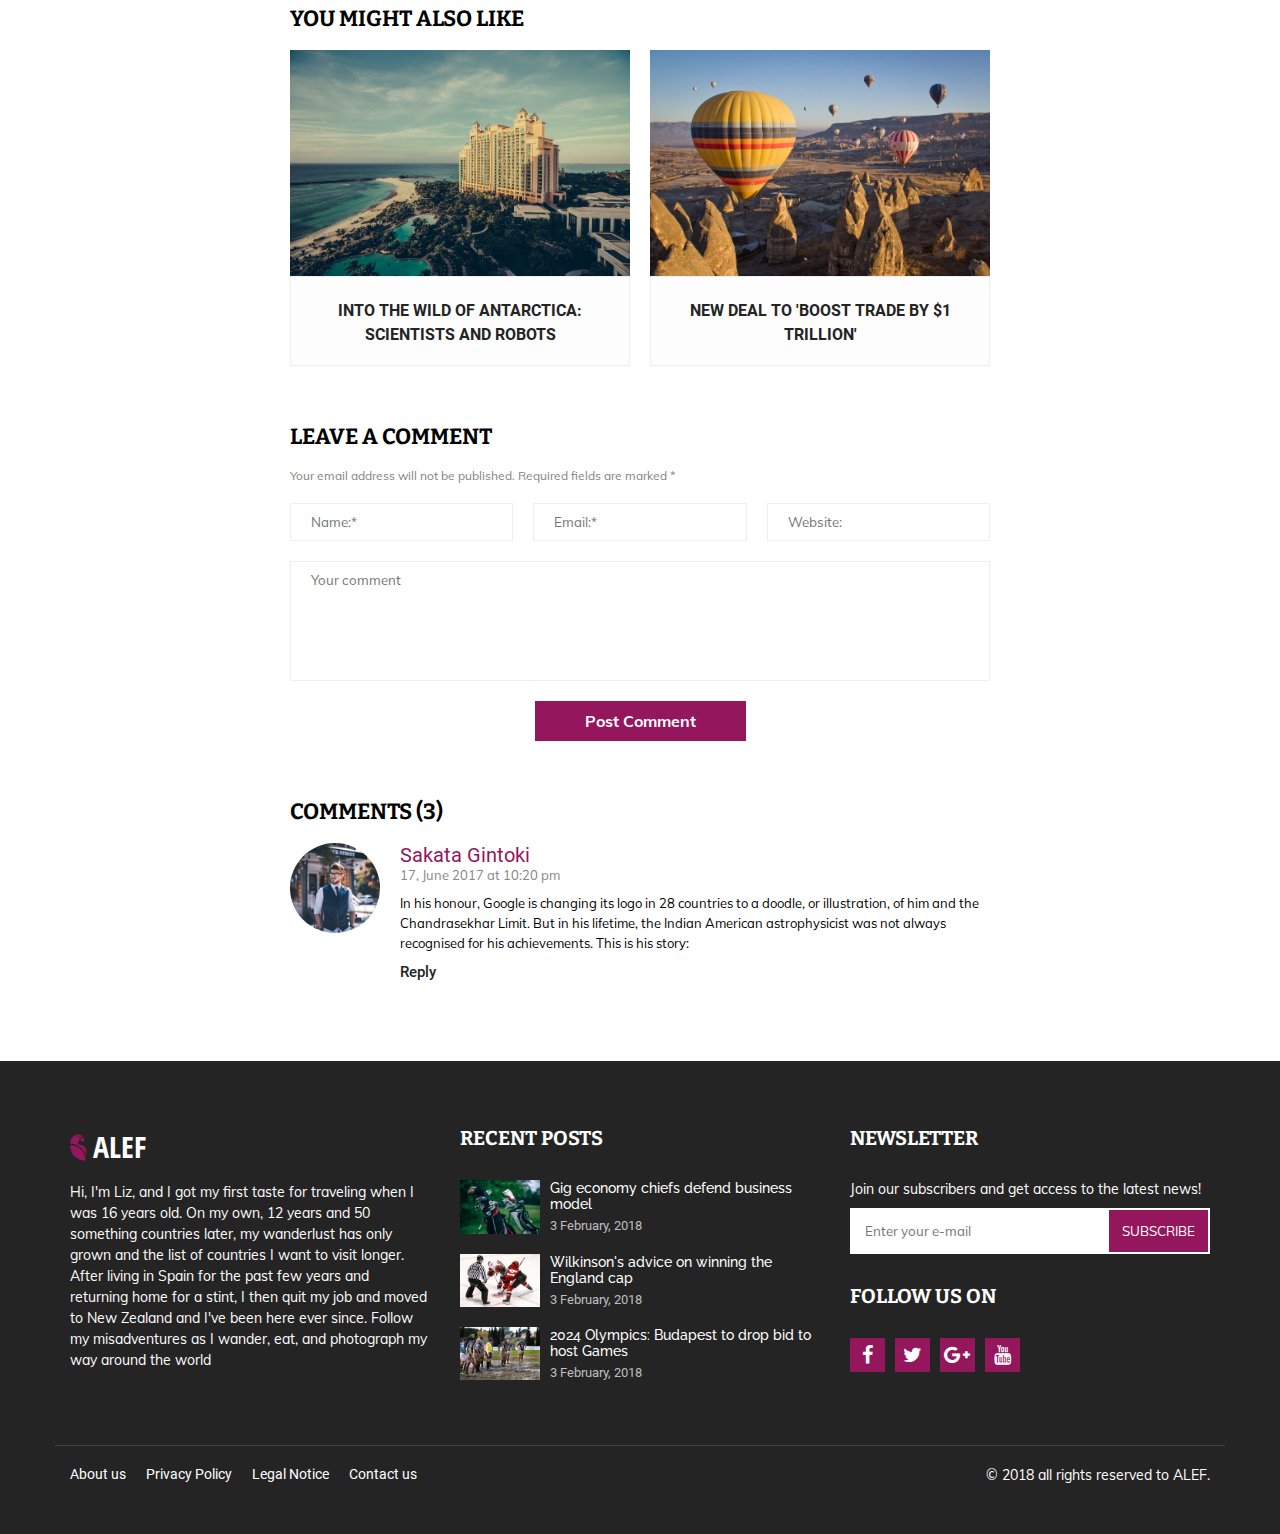
<file: single-post3.html>
﻿<!DOCTYPE html><html lang="zxx"><head><meta charset="utf-8"><title>Alef - Multipupose Personal Blog</title><meta name="description" content="Alef - Multipupose Personal Blog"><meta name="viewport" content="width=device-width, initial-scale=1"><!-- General CSS Settings --><link rel="stylesheet" href="static/css/general_style.css"><!-- Main Style of the template --><link rel="stylesheet" href="static/css/main_style.css"><!-- Landing Page Style --><link rel="stylesheet" href="static/css/reset_style.css"><!-- Awesomefont --><link rel="stylesheet" href="static/css/font-awesome.min.css"><!-- IcoFont Settings --><link rel="stylesheet" href="static/css/icofont.css"><!-- Fav Icon --><link rel="shortcut icon" href="favicon.ico"></head><body><!-- Wrapper --><div class="lx-wrapper"><!-- Loader --><div class="lx-loader"><div><h1>ALEF v1.0</h1><img src="static/picture/oval.svg" alt="Loading" /><p>Powered By Flex-Theme</p></div></div><!-- Header --><div class="lx-header"><div class="lx-header-content"><div class="lx-header-menu-mobile"><a href="javascript:;"><i class="material-icons">menu</i></a></div><div class="lx-header-logo"><h1><a href="index.html"><i class="if if-animal-bird-alt"></i>ALEF</a></h1></div><div class="lx-header-menu"><div class="lx-menu-close"><a href="javascript:;"><i class="material-icons">close</i></a></div><ul class="lx-main-menu"><li class="lx-has-children"><a href="javascript:;">Home</a><ul class="lx-sub-menu"><li><a href="index.html">Masonary</a></li><li><a href="index2.html">Grid</a></li><li><a href="index3.html">Fullwidth</a></li></ul></li><li><a href="travel.html">Travel</a></li><li><a href="food.html">Food</a></li><li><a href="sport.html">Sport</a></li><li class="lx-has-children"><a href="javascript:;" class="active">Single Post</a><ul class="lx-sub-menu"><li><a href="single-post1.html">Thumbnail</a></li><li><a href="single-post2.html">Video</a></li><li><a href="single-post3.html">Gallery</a></li><li><a href="single-post4.html">No Thumbnail</a></li></ul></li><li class="lx-has-children"><a href="javascript:;">Pages</a><ul class="lx-sub-menu"><li><a href="about.html">About Us</a></li><li><a href="contact.html">Contact</a></li><li><a href="404.html">404</a></li></ul></li></ul><div class="lx-clear-fix"></div></div><div class="lx-header-sidebar"><a href="javascript:;"><i class="fa fa-align-right"></i></a></div><div class="lx-header-search"><a href="javascript:;"><i class="material-icons">search</i></a><div class="lx-header-search-form"><form action="#" method="post"><input type="text" name="keyword" placeholder="Looking for something?" /><input type="submit" name="submit" value="&#xf002;" class="fa fa-search" /></form></div></div><div class="lx-clear-fix"></div></div></div><!-- Main --><div class="lx-main"><div class="lx-tree-title"><ul><li><a href="index.html">Home</a></li><li><i class="fa fa-angle-right"></i></li><li><a href="index.html">Travel</a></li><li><i class="fa fa-angle-right"></i></li><li><span>Into the wild of Antarctica: Scientists, robots and 'pancake'</span></li></ul><div class="lx-clear-fix"></div></div><!-- Content --><div class="lx-main-content"><div class="lx-single-post"><div class="lx-single-post-share"><ul><li><a href="#"><i class="fa fa-facebook"></i></a></li><li><a href="#"><i class="fa fa-twitter"></i></a></li><li><a href="#"><i class="fa fa-google-plus"></i></a></li><li><a href="#"><i class="fa fa-whatsapp"></i></a></li></ul></div><div class="lx-single-post-title"><h1>Into the wild of Antarctica: Scientists, robots and 'pancake'</h1><span>2 January, 2018</span></div><div class="lx-single-post-thumbnail"><div class="lx-mini-slide lx-large-slide"><div class="lx-mini-slide-nav"><i class="fa fa-angle-left"></i><i class="fa fa-angle-right"></i></div><ul><li><!-- Portfolio Item --><div class="lx-portfolio-item"><div class="lx-portfolio-item-img"><a href="#"><img src="static/picture/tourism1.jpg" alt="Alternative title" /></a><span>Mounts, beach, and the modernity all in Reo</span></div></div></li><li><!-- Portfolio Item --><div class="lx-portfolio-item"><div class="lx-portfolio-item-img"><a href="#"><img src="static/picture/tourism4.jpg" alt="Alternative title" /></a><span>10 Things you need to do in Cappadocia</span></div></div></li><li><!-- Portfolio Item --><div class="lx-portfolio-item"><div class="lx-portfolio-item-img"><a href="#"><img src="static/picture/tourism7.jpg" alt="Alternative title" /></a><span>You don't want to miss the hot air ballon experience</span></div></div></li><li><!-- Portfolio Item --><div class="lx-portfolio-item"><div class="lx-portfolio-item-img"><a href="#"><img src="static/picture/tourism10.jpg" alt="Alternative title" /></a><span>A place you'll be dreaming to visit</span></div></div></li><li><!-- Portfolio Item --><div class="lx-portfolio-item"><div class="lx-portfolio-item-img"><a href="#"><img src="static/picture/tourism13.jpg" alt="Alternative title" /></a><span>Old temples are places not to miss in China</span></div></div></li><li><!-- Portfolio Item --><div class="lx-portfolio-item"><div class="lx-portfolio-item-img"><a href="#"><img src="static/picture/tourism16.jpg" alt="Alternative title" /></a><span>Visit Paris, the fashion capital of Europe</span></div></div></li><li><!-- Portfolio Item --><div class="lx-portfolio-item"><div class="lx-portfolio-item-img"><a href="#"><img src="static/picture/tourism19.jpg" alt="Alternative title" /></a><span>Few thing to know about rome colosseum in Italy</span></div></div></li><li><!-- Portfolio Item --><div class="lx-portfolio-item"><div class="lx-portfolio-item-img"><a href="#"><img src="static/picture/tourism22.jpg" alt="Alternative title" /></a><span>Taj Mahal, the precious pearl of India</span></div></div></li></ul></div><div class="lx-clear-fix"></div></div><div class="lx-single-post-content"><p><span class="lx-firstletter">D</span>escribed as a "child prodigy" and hailed as the first astrophysicist to win the Nobel Prize for a theory on the evolution of stars, Subrahmanyan Chandrasekhar would have been 107 on Diwali this Thursday.</p><p>In his honour, Google is changing its logo in 28 countries to a doodle, or illustration, of him and the Chandrasekhar Limit. But in his lifetime, the Indian American astrophysicist was not always recognised for his achievements. This is his story:</p><h3>Intellectual family</h3><ul><li>Born in Lahore in 1910 to a Tamil family, Chandra was home tutored until age 12.</li><li>In his autobiography, Chandrasekhar referred to his mother as "My mother Sita was a woman of high intellectual attainments."</li><li>His uncle, Sir CV Raman, won the Nobel Prize in Physics in 1930.</li><li>Also in 1930, Chandrasekhar completed his bachelor's degree in physics at the Presidency College in Madras, India (known today as Chennai).</li></ul><blockquote><p>"What a scientist tries to do essentially is to select a certain domain ... and see if that takes its appropriate place in a general scheme"</p><cite>S CHANDRASEKHAR, IN HIS BOOK TRUTH AND BEAUTY</cite></blockquote><p>In his book, Truth and Beauty, he offered his advice to aspiring scientists, "What a scientist tries to do essentially is to select a certain domain ... and see if that takes its appropriate place in a general scheme which has form and coherence; and, if not, to seek further information which would help him to do that."</p><p>In his autobiographical sketch for the Nobel Prize ceremony, he described what motivated his scientific quest, "When, after some years of study, I feel that I have accumulated a sufficient body of knowledge and achieved a view of my own, I have the urge to present my point of view, ab initio, in a coherent account with order, form, and structure."</p><figure class="lx-alignright"><img src="static/picture/tourism8.jpg" alt="Alternative title" /><figcaption><span>In his book, Truth and Beauty</span></figcaption></figure><ol><li>In 1937, Chandrasekhar emigrated to the US and started working at the University of Chicago.</li><li>During World War II, he was invited to join the Manhattan Project at Los Alamos to make a nuclear bomb, but delays in the processing of his security clearance prevented him from joining.</li><li>Still, Chandrasekhar contributed to the war effort, working for the Ballistic Research Laboratory in Maryland.</li><li>In 1953, 16 years after he came to the US, Chandrasekhar was granted US citizenship. He died in Chicago at the age of 85.</li></ol><figure class="lx-aligncenter"><img src="static/picture/tourism9.jpg" alt="Alternative title" /><figcaption><span>In his book, Truth and Beauty</span></figcaption></figure></div><div class="lx-single-post-tags"><ul><li><span>Tags:</span></li><li><a href="#">Chandrasekhar</a></li><li><a href="#">emigrated</a></li><li><a href="#">US</a></li><li><a href="#">University</a></li><li><a href="#">Chicago</a></li></ul></div><div class="lx-single-post-author"><div class="lx-single-post-author-img"><img src="static/picture/resume.jpg" alt="Alternative title" /></div><a href="#">Edward Elric</a><p>Edward Elric is an online journalist and producer for Al Jazeera English. He covers the Arab world, with a focus on the Levant.</p><div class="lx-clear-fix"></div></div><div class="lx-single-similar-posts"><h3>You might also like</h3><div class="lx-g2-f lx-pr-10 lx-mb-0-20"><div class="lx-post-item"><div class="lx-post-item-img"><img alt="alternative title" src="static/picture/tourism7.jpg" /></div><div class="lx-post-item-text"><h2><a href="#">Into the wild of Antarctica: Scientists and robots</a></h2></div></div></div><div class="lx-g2-f lx-pl-10"><div class="lx-post-item"><div class="lx-post-item-img"><img alt="alternative title" src="static/picture/tourism6.jpg" /></div><div class="lx-post-item-text"><h2><a href="#">New deal to 'boost trade by $1 trillion'</a></h2></div></div></div><div class="lx-clear-fix"></div></div><div class="lx-single-post-comment"><h3>Leave a comment</h3><div class="lx-single-post-comment-form"><p>Your email address will not be published. Required fields are marked *</p><form action="#" method="post"><div class="lx-textfield lx-g3-f lx-pb-20 lx-pr-10"><input type="text" name="fullname" placeholder="Name:*" /></div><div class="lx-textfield lx-g3-f lx-pb-20 lx-prl-10"><input type="text" name="email" placeholder="Email:*" /></div><div class="lx-textfield lx-g3-f lx-pb-20 lx-pl-10"><input type="text" name="website" placeholder="Website:" /></div><div class="lx-clear-fix"></div><div class="lx-textarea lx-g1-f lx-pb-20"><textarea name="message" placeholder="Your comment"></textarea></div><div class="lx-submit lx-g1-f"><input type="submit" name="submit" value="Post Comment" /></div></form></div></div><div class="lx-single-post-comment"><h3>Comments (3)</h3><div class="lx-single-post-comment-list"><div class="lx-single-post-comment-item"><div class="lx-single-post-comment-img"><img src="static/picture/resume.jpg" alt="Alternative title" /></div><a href="#">Sakata Gintoki</a><span>17, June 2017 at 10:20 pm</span><div class="lx-single-post-comment-content"><p>In his honour, Google is changing its logo in 28 countries to a doodle, or illustration, of him and the Chandrasekhar Limit. But in his lifetime, the Indian American astrophysicist was not always recognised for his achievements. This is his story:</p></div><ul><li><a href="#">Reply</a></li></ul><div class="lx-clear-fix"></div></div></div></div></div><div class="lx-clear-fix"></div></div></div><!-- Sidebar --><div class="lx-sidebar"><div class="lx-sidebar-close"><a href="javascript:;"><i class="material-icons">close</i></a></div><div class="lx-sidebar-content"><div class="lx-sidebar-item"><div class="lx-sidebar-item-title"><h3>MOST VIEWED</h3></div><div class="lx-sidebar-item-content"><div class="lx-most-viewed"><div class="lx-most-viewed-item"><span>01</span><a href="#">Wilkinson's advice on winning the England cap</a><div class="lx-clear-fix"></div></div><div class="lx-most-viewed-item"><span>02</span><a href="#">2024 Olympics: Budapest to drop bid to host Games</a><div class="lx-clear-fix"></div></div><div class="lx-most-viewed-item"><span>03</span><a href="#">New Formula 1 cars will be a 'massive challenge'</a><div class="lx-clear-fix"></div></div><div class="lx-most-viewed-item"><span>04</span><a href="#">New Zealand: Ross Taylor becomes country's leading ODI</a><div class="lx-clear-fix"></div></div><div class="lx-most-viewed-item"><span>05</span><a href="#">'India away is toughest task in world cricket'</a><div class="lx-clear-fix"></div></div></div></div></div><div class="lx-sidebar-item"><div class="lx-sidebar-item-title"><h3>SEARCH</h3></div><div class="lx-sidebar-item-content"><div class="lx-sidebar-search"><form action="#" method="post"><input type="text" name="keyword" placeholder="Looking for something?" /><input type="submit" name="submit" value="&#xf002;" class="fa fa-search" /></form></div></div></div><div class="lx-sidebar-item"><div class="lx-sidebar-item-title"><h3>RECENT POSTS</h3></div><div class="lx-sidebar-item-content"><div class="lx-recent-posts"><div class="lx-recent-post-item"><div class="lx-recent-post-item-img"><img alt="alternative title" src="static/picture/sport11.jpg" /></div><div class="lx-recent-post-item-text"><a href="#">Gig economy chiefs defend business model</a><span>3 February, 2018</span></div><div class="lx-clear-fix"></div></div><div class="lx-recent-post-item"><div class="lx-recent-post-item-img"><img alt="alternative title" src="static/picture/sport12.jpg" /></div><div class="lx-recent-post-item-text"><a href="#">Wilkinson's advice on winning the England cap</a><span>2 February, 2018</span></div><div class="lx-clear-fix"></div></div><div class="lx-recent-post-item"><div class="lx-recent-post-item-img"><img alt="alternative title" src="static/picture/sport1.jpg" /></div><div class="lx-recent-post-item-text"><a href="#">2024 Olympics: Budapest to drop bid to host Games</a><span>1 February, 2018</span></div><div class="lx-clear-fix"></div></div><div class="lx-recent-post-item"><div class="lx-recent-post-item-text"><a href="#">Aljaz Bedene: Briton knocked out in second round in Marseille</a><span>31 January, 2018</span></div><div class="lx-clear-fix"></div></div><div class="lx-recent-post-item"><div class="lx-recent-post-item-img"><img alt="alternative title" src="static/picture/sport2.jpg" /></div><div class="lx-recent-post-item-text"><a href="#">Vardy away goal keeps Leicester in Sevilla tie</a><span>30 January, 2018</span></div><div class="lx-clear-fix"></div></div></div></div></div><div class="lx-sidebar-item"><div class="lx-sidebar-item-title"><h3>Follow us on</h3></div><div class="lx-sidebar-item-content"><div class="lx-sidebar-social-network"><ul><li><a href="#"><i class="fa fa-facebook"></i></a></li><li><a href="#"><i class="fa fa-twitter"></i></a></li><li><a href="#"><i class="fa fa-google-plus"></i></a></li><li><a href="#"><i class="fa fa-linkedin"></i></a></li><li><a href="#"><i class="fa fa-vimeo"></i></a></li><li><a href="#"><i class="fa fa-instagram"></i></a></li></ul><div class="lx-clear-fix"></div></div></div></div><div class="lx-sidebar-item"><div class="lx-sidebar-item-title"><h3>VIDEO</h3></div><div class="lx-sidebar-item-content"><div class="lx-videos"><div class="lx-videos-item"><div class="lx-videos-item-img"><img alt="alternative title" src="static/picture/sport3.jpg" /><div class="lx-shadow"></div><i class="material-icons">play_circle_outline</i></div><div class="lx-videos-item-text"><h2><a href="#">Into the wild of Antarctica: Scientists, robots and 'pancake'</a></h2></div></div><div class="lx-videos-item"><div class="lx-videos-item-img"><img alt="alternative title" src="static/picture/sport4.jpg" /><div class="lx-shadow"></div><i class="material-icons">play_circle_outline</i></div><div class="lx-videos-item-text"><h2><a href="#">Science doesn't care if you believe in it or not</a></h2></div></div><div class="lx-videos-item"><div class="lx-videos-item-img"><img alt="alternative title" src="static/picture/sport5.jpg" /><div class="lx-shadow"></div><i class="material-icons">play_circle_outline</i></div><div class="lx-videos-item-text"><h2><a href="#">Vardy away goal keeps Leicester in Sevilla tie</a></h2></div></div></div></div></div><div class="lx-sidebar-item lx-mb-20"><div class="lx-sidebar-item-title"><h3>Tags</h3></div><div class="lx-sidebar-item-content"><div class="lx-tags"><ul><li><a href="about.html">About me</a></li><li><a href="contact.html">Contact me</a></li><li><a href="#">Photography</a></li><li><a href="404.html">404</a></li><li><a href="#">Camera</a></li><li><a href="#">Editing</a></li></ul><div class="lx-clear-fix"></div></div></div></div><div class="lx-sidebar-item"><div class="lx-sidebar-item-title"><h3>Categories</h3></div><div class="lx-sidebar-item-content"><div class="lx-links-list"><ul><li><a href="#">Travel <span>20</span></a></li><li><a href="#">Food <span>34</span></a></li><li><a href="#">Gaming <span>9</span></a></li><li><a href="#">Design <span>23</span></a></li><li><a href="#">Sport <span>95</span></a></li><li><a href="#">Photography <span>3</span></a></li></ul><div class="lx-clear-fix"></div></div></div></div><div class="lx-sidebar-item"><div class="lx-sidebar-item-title"><h3>Newsletter</h3></div><div class="lx-sidebar-item-content"><div class="lx-sidebar-newsletter"><p>Join our <span>3,201,960</span>subscribers and get access to the latest news, products announcements and moch more!</p><form action="#" method="post"><i class="material-icons">email</i><input type="text" name="email" placeholder="Enter e-mail" /><input type="submit" name="subscribe" class="material-icons" value="arrow_forward" /></form></div></div></div></div></div><!-- Footer --><div class="lx-footer"><div class="lx-footer-content"><div class="lx-g3"><div class="lx-description"><div class="lx-description-logo"><a href="index.html"><i class="if if-animal-bird-alt"></i>ALEF</a></div><p>Hi, I'm Liz, and I got my first taste for traveling when I was 16 years old. On my own, 12 years and 50 something countries later, my wanderlust has only grown and the list of countries I want to visit longer. After living in Spain for the past few years and returning home for a stint, I then quit my job and moved to New Zealand and I've been here ever since. Follow my misadventures as I wander, eat, and photograph my way around the world</p></div></div><div class="lx-g3"><div class="lx-latest-posts"><h3>RECENT POSTS</h3><div class="lx-latest-post-item"><div class="lx-latest-post-item-img"><img alt="alternative title" src="static/picture/sport6.jpg" /></div><div class="lx-latest-post-item-text"><a href="#">Gig economy chiefs defend business model</a><span>3 February, 2018</span></div><div class="lx-clear-fix"></div></div><div class="lx-latest-post-item"><div class="lx-latest-post-item-img"><img alt="alternative title" src="static/picture/sport7.jpg" /></div><div class="lx-latest-post-item-text"><a href="#">Wilkinson's advice on winning the England cap</a><span>3 February, 2018</span></div><div class="lx-clear-fix"></div></div><div class="lx-latest-post-item"><div class="lx-latest-post-item-img"><img alt="alternative title" src="static/picture/sport8.jpg" /></div><div class="lx-latest-post-item-text"><a href="#">2024 Olympics: Budapest to drop bid to host Games</a><span>3 February, 2018</span></div><div class="lx-clear-fix"></div></div></div></div><div class="lx-g3"><div class="lx-newsletter"><h3>NEWSLETTER</h3><form action="#" method="post"><p>Join our subscribers and get access to the latest news!</p><input type="text" name="keyword" placeholder="Enter your e-mail" /><input type="submit" name="submit" value="SUBSCRIBE" /></form></div><div class="lx-social-media"><h3>FOLLOW US ON</h3><ul><li><a href="#"><i class="fa fa-facebook"></i></a></li><li><a href="#"><i class="fa fa-twitter"></i></a></li><li><a href="#"><i class="fa fa-google-plus"></i></a></li><li><a href="#"><i class="fa fa-youtube"></i></a></li></ul><div class="lx-clear-fix"></div></div></div><div class="lx-clear-fix"></div><div class="lx-footer-bottom"><div class="lx-footer-links"><ul><li><a href="#">About us</a></li><li><a href="#">Privacy Policy</a></li><li><a href="#">Legal Notice</a></li><li><a href="#">Contact us</a></li></ul><div class="lx-clear-fix"></div></div><div class="lx-copyright"><p>&copy; 2018 all rights reserved to ALEF.</p></div><div class="lx-clear-fix"></div></div></div></div></div><!-- JQuery --><script src="static/js/jquery-1.12.4.min.js"></script><!-- Main Script --><script src="static/js/script.js"></script></body></html>
</file>
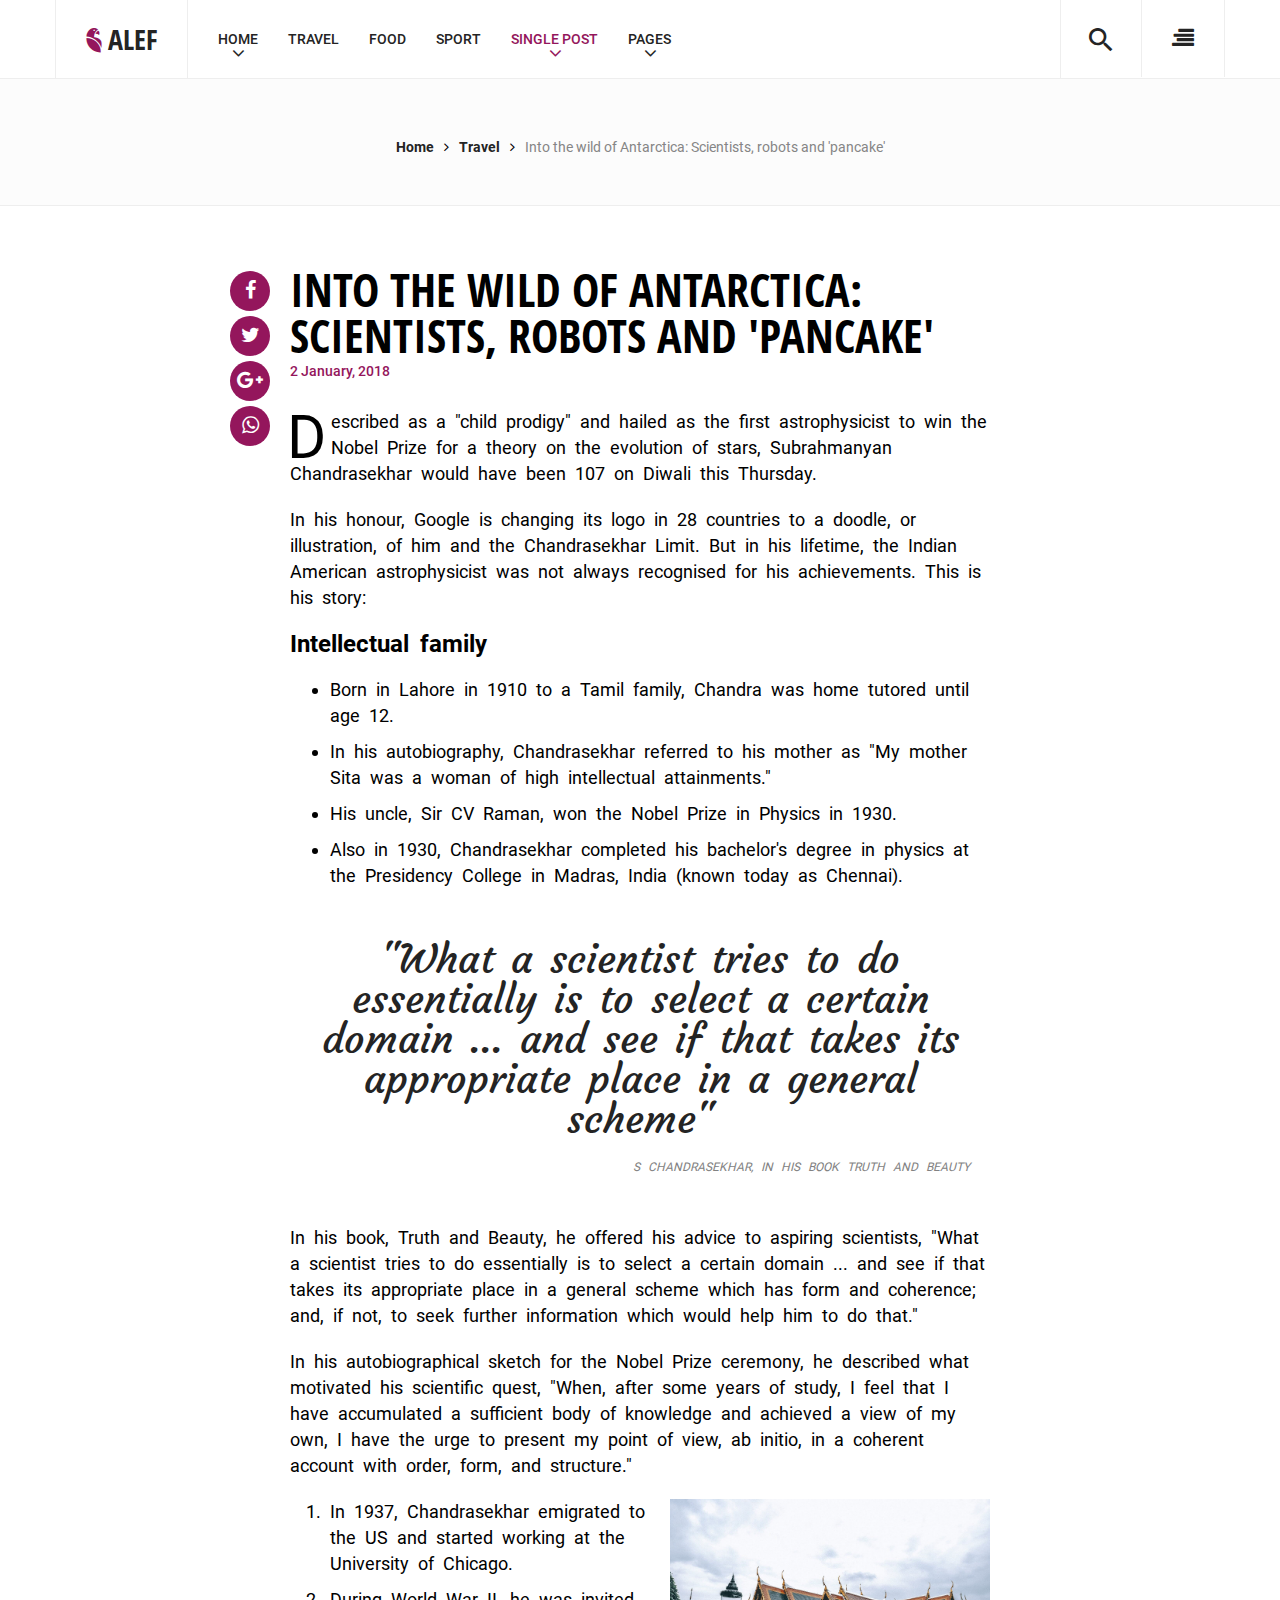
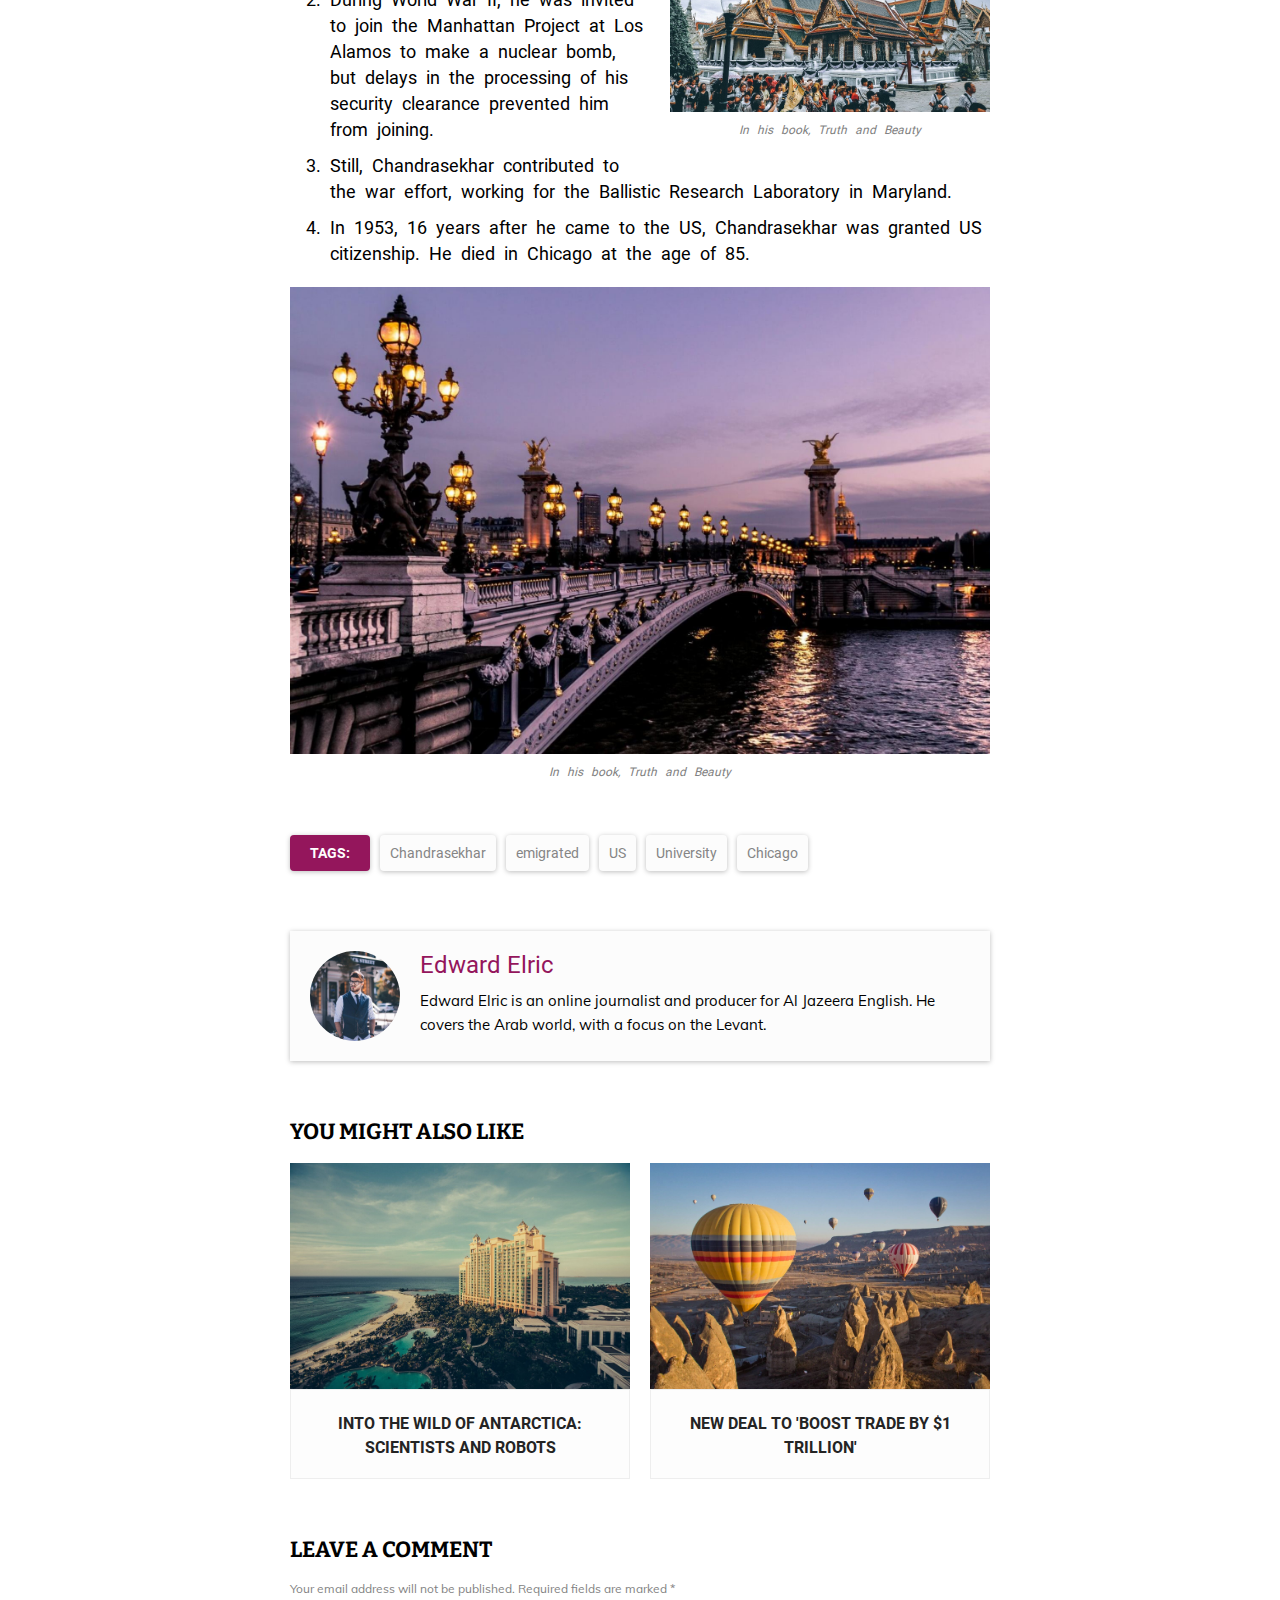
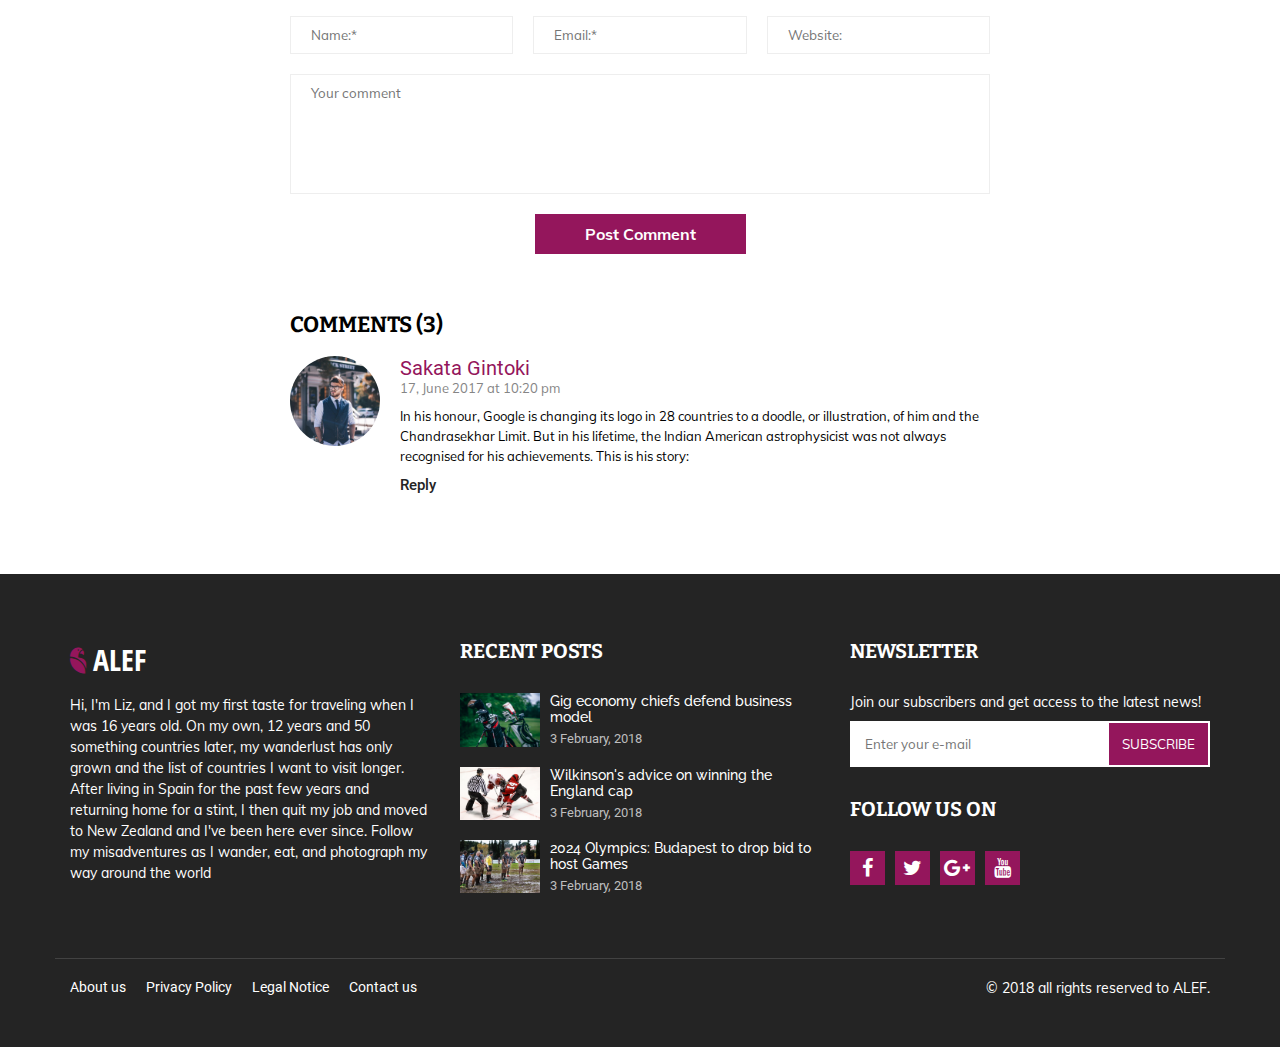
<file: single-post4.html>
﻿<!DOCTYPE html><html lang="zxx"><head><meta charset="utf-8"><title>Alef - Multipupose Personal Blog</title><meta name="description" content="Alef - Multipupose Personal Blog"><meta name="viewport" content="width=device-width, initial-scale=1"><!-- General CSS Settings --><link rel="stylesheet" href="static/css/general_style.css"><!-- Main Style of the template --><link rel="stylesheet" href="static/css/main_style.css"><!-- Landing Page Style --><link rel="stylesheet" href="static/css/reset_style.css"><!-- Awesomefont --><link rel="stylesheet" href="static/css/font-awesome.min.css"><!-- IcoFont Settings --><link rel="stylesheet" href="static/css/icofont.css"><!-- Fav Icon --><link rel="shortcut icon" href="favicon.ico"></head><body><!-- Wrapper --><div class="lx-wrapper"><!-- Loader --><div class="lx-loader"><div><h1>ALEF v1.0</h1><img src="static/picture/oval.svg" alt="Loading" /><p>Powered By Flex-Theme</p></div></div><!-- Header --><div class="lx-header"><div class="lx-header-content"><div class="lx-header-menu-mobile"><a href="javascript:;"><i class="material-icons">menu</i></a></div><div class="lx-header-logo"><h1><a href="index.html"><i class="if if-animal-bird-alt"></i>ALEF</a></h1></div><div class="lx-header-menu"><div class="lx-menu-close"><a href="javascript:;"><i class="material-icons">close</i></a></div><ul class="lx-main-menu"><li class="lx-has-children"><a href="javascript:;">Home</a><ul class="lx-sub-menu"><li><a href="index.html">Masonary</a></li><li><a href="index2.html">Grid</a></li><li><a href="index3.html">Fullwidth</a></li></ul></li><li><a href="travel.html">Travel</a></li><li><a href="food.html">Food</a></li><li><a href="sport.html">Sport</a></li><li class="lx-has-children"><a href="javascript:;" class="active">Single Post</a><ul class="lx-sub-menu"><li><a href="single-post1.html">Thumbnail</a></li><li><a href="single-post2.html">Video</a></li><li><a href="single-post3.html">Gallery</a></li><li><a href="single-post4.html">No Thumbnail</a></li></ul></li><li class="lx-has-children"><a href="javascript:;">Pages</a><ul class="lx-sub-menu"><li><a href="about.html">About Us</a></li><li><a href="contact.html">Contact</a></li><li><a href="404.html">404</a></li></ul></li></ul><div class="lx-clear-fix"></div></div><div class="lx-header-sidebar"><a href="javascript:;"><i class="fa fa-align-right"></i></a></div><div class="lx-header-search"><a href="javascript:;"><i class="material-icons">search</i></a><div class="lx-header-search-form"><form action="#" method="post"><input type="text" name="keyword" placeholder="Looking for something?" /><input type="submit" name="submit" value="&#xf002;" class="fa fa-search" /></form></div></div><div class="lx-clear-fix"></div></div></div><!-- Main --><div class="lx-main"><div class="lx-tree-title"><ul><li><a href="index.html">Home</a></li><li><i class="fa fa-angle-right"></i></li><li><a href="index.html">Travel</a></li><li><i class="fa fa-angle-right"></i></li><li><span>Into the wild of Antarctica: Scientists, robots and 'pancake'</span></li></ul><div class="lx-clear-fix"></div></div><!-- Content --><div class="lx-main-content"><div class="lx-single-post"><div class="lx-single-post-share"><ul><li><a href="#"><i class="fa fa-facebook"></i></a></li><li><a href="#"><i class="fa fa-twitter"></i></a></li><li><a href="#"><i class="fa fa-google-plus"></i></a></li><li><a href="#"><i class="fa fa-whatsapp"></i></a></li></ul></div><div class="lx-single-post-title"><h1>Into the wild of Antarctica: Scientists, robots and 'pancake'</h1><span>2 January, 2018</span></div><div class="lx-single-post-content"><p><span class="lx-firstletter">D</span>escribed as a "child prodigy" and hailed as the first astrophysicist to win the Nobel Prize for a theory on the evolution of stars, Subrahmanyan Chandrasekhar would have been 107 on Diwali this Thursday.</p><p>In his honour, Google is changing its logo in 28 countries to a doodle, or illustration, of him and the Chandrasekhar Limit. But in his lifetime, the Indian American astrophysicist was not always recognised for his achievements. This is his story:</p><h3>Intellectual family</h3><ul><li>Born in Lahore in 1910 to a Tamil family, Chandra was home tutored until age 12.</li><li>In his autobiography, Chandrasekhar referred to his mother as "My mother Sita was a woman of high intellectual attainments."</li><li>His uncle, Sir CV Raman, won the Nobel Prize in Physics in 1930.</li><li>Also in 1930, Chandrasekhar completed his bachelor's degree in physics at the Presidency College in Madras, India (known today as Chennai).</li></ul><blockquote><p>"What a scientist tries to do essentially is to select a certain domain ... and see if that takes its appropriate place in a general scheme"</p><cite>S CHANDRASEKHAR, IN HIS BOOK TRUTH AND BEAUTY</cite></blockquote><p>In his book, Truth and Beauty, he offered his advice to aspiring scientists, "What a scientist tries to do essentially is to select a certain domain ... and see if that takes its appropriate place in a general scheme which has form and coherence; and, if not, to seek further information which would help him to do that."</p><p>In his autobiographical sketch for the Nobel Prize ceremony, he described what motivated his scientific quest, "When, after some years of study, I feel that I have accumulated a sufficient body of knowledge and achieved a view of my own, I have the urge to present my point of view, ab initio, in a coherent account with order, form, and structure."</p><figure class="lx-alignright"><img src="static/picture/tourism8.jpg" alt="Alternative title" /><figcaption><span>In his book, Truth and Beauty</span></figcaption></figure><ol><li>In 1937, Chandrasekhar emigrated to the US and started working at the University of Chicago.</li><li>During World War II, he was invited to join the Manhattan Project at Los Alamos to make a nuclear bomb, but delays in the processing of his security clearance prevented him from joining.</li><li>Still, Chandrasekhar contributed to the war effort, working for the Ballistic Research Laboratory in Maryland.</li><li>In 1953, 16 years after he came to the US, Chandrasekhar was granted US citizenship. He died in Chicago at the age of 85.</li></ol><figure class="lx-aligncenter"><img src="static/picture/tourism9.jpg" alt="Alternative title" /><figcaption><span>In his book, Truth and Beauty</span></figcaption></figure></div><div class="lx-single-post-tags"><ul><li><span>Tags:</span></li><li><a href="#">Chandrasekhar</a></li><li><a href="#">emigrated</a></li><li><a href="#">US</a></li><li><a href="#">University</a></li><li><a href="#">Chicago</a></li></ul></div><div class="lx-single-post-author"><div class="lx-single-post-author-img"><img src="static/picture/resume.jpg" alt="Alternative title" /></div><a href="#">Edward Elric</a><p>Edward Elric is an online journalist and producer for Al Jazeera English. He covers the Arab world, with a focus on the Levant.</p><div class="lx-clear-fix"></div></div><div class="lx-single-similar-posts"><h3>You might also like</h3><div class="lx-g2-f lx-pr-10 lx-mb-0-20"><div class="lx-post-item"><div class="lx-post-item-img"><img alt="alternative title" src="static/picture/tourism7.jpg" /></div><div class="lx-post-item-text"><h2><a href="#">Into the wild of Antarctica: Scientists and robots</a></h2></div></div></div><div class="lx-g2-f lx-pl-10"><div class="lx-post-item"><div class="lx-post-item-img"><img alt="alternative title" src="static/picture/tourism6.jpg" /></div><div class="lx-post-item-text"><h2><a href="#">New deal to 'boost trade by $1 trillion'</a></h2></div></div></div><div class="lx-clear-fix"></div></div><div class="lx-single-post-comment"><h3>Leave a comment</h3><div class="lx-single-post-comment-form"><p>Your email address will not be published. Required fields are marked *</p><form action="#" method="post"><div class="lx-textfield lx-g3-f lx-pb-20 lx-pr-10"><input type="text" name="fullname" placeholder="Name:*" /></div><div class="lx-textfield lx-g3-f lx-pb-20 lx-prl-10"><input type="text" name="email" placeholder="Email:*" /></div><div class="lx-textfield lx-g3-f lx-pb-20 lx-pl-10"><input type="text" name="website" placeholder="Website:" /></div><div class="lx-clear-fix"></div><div class="lx-textarea lx-g1-f lx-pb-20"><textarea name="message" placeholder="Your comment"></textarea></div><div class="lx-submit lx-g1-f"><input type="submit" name="submit" value="Post Comment" /></div></form></div></div><div class="lx-single-post-comment"><h3>Comments (3)</h3><div class="lx-single-post-comment-list"><div class="lx-single-post-comment-item"><div class="lx-single-post-comment-img"><img src="static/picture/resume.jpg" alt="Alternative title" /></div><a href="#">Sakata Gintoki</a><span>17, June 2017 at 10:20 pm</span><div class="lx-single-post-comment-content"><p>In his honour, Google is changing its logo in 28 countries to a doodle, or illustration, of him and the Chandrasekhar Limit. But in his lifetime, the Indian American astrophysicist was not always recognised for his achievements. This is his story:</p></div><ul><li><a href="#">Reply</a></li></ul><div class="lx-clear-fix"></div></div></div></div></div><div class="lx-clear-fix"></div></div></div><!-- Sidebar --><div class="lx-sidebar"><div class="lx-sidebar-close"><a href="javascript:;"><i class="material-icons">close</i></a></div><div class="lx-sidebar-content"><div class="lx-sidebar-item"><div class="lx-sidebar-item-title"><h3>MOST VIEWED</h3></div><div class="lx-sidebar-item-content"><div class="lx-most-viewed"><div class="lx-most-viewed-item"><span>01</span><a href="#">Wilkinson's advice on winning the England cap</a><div class="lx-clear-fix"></div></div><div class="lx-most-viewed-item"><span>02</span><a href="#">2024 Olympics: Budapest to drop bid to host Games</a><div class="lx-clear-fix"></div></div><div class="lx-most-viewed-item"><span>03</span><a href="#">New Formula 1 cars will be a 'massive challenge'</a><div class="lx-clear-fix"></div></div><div class="lx-most-viewed-item"><span>04</span><a href="#">New Zealand: Ross Taylor becomes country's leading ODI</a><div class="lx-clear-fix"></div></div><div class="lx-most-viewed-item"><span>05</span><a href="#">'India away is toughest task in world cricket'</a><div class="lx-clear-fix"></div></div></div></div></div><div class="lx-sidebar-item"><div class="lx-sidebar-item-title"><h3>SEARCH</h3></div><div class="lx-sidebar-item-content"><div class="lx-sidebar-search"><form action="#" method="post"><input type="text" name="keyword" placeholder="Looking for something?" /><input type="submit" name="submit" value="&#xf002;" class="fa fa-search" /></form></div></div></div><div class="lx-sidebar-item"><div class="lx-sidebar-item-title"><h3>RECENT POSTS</h3></div><div class="lx-sidebar-item-content"><div class="lx-recent-posts"><div class="lx-recent-post-item"><div class="lx-recent-post-item-img"><img alt="alternative title" src="static/picture/sport11.jpg" /></div><div class="lx-recent-post-item-text"><a href="#">Gig economy chiefs defend business model</a><span>3 February, 2018</span></div><div class="lx-clear-fix"></div></div><div class="lx-recent-post-item"><div class="lx-recent-post-item-img"><img alt="alternative title" src="static/picture/sport12.jpg" /></div><div class="lx-recent-post-item-text"><a href="#">Wilkinson's advice on winning the England cap</a><span>2 February, 2018</span></div><div class="lx-clear-fix"></div></div><div class="lx-recent-post-item"><div class="lx-recent-post-item-img"><img alt="alternative title" src="static/picture/sport1.jpg" /></div><div class="lx-recent-post-item-text"><a href="#">2024 Olympics: Budapest to drop bid to host Games</a><span>1 February, 2018</span></div><div class="lx-clear-fix"></div></div><div class="lx-recent-post-item"><div class="lx-recent-post-item-text"><a href="#">Aljaz Bedene: Briton knocked out in second round in Marseille</a><span>31 January, 2018</span></div><div class="lx-clear-fix"></div></div><div class="lx-recent-post-item"><div class="lx-recent-post-item-img"><img alt="alternative title" src="static/picture/sport2.jpg" /></div><div class="lx-recent-post-item-text"><a href="#">Vardy away goal keeps Leicester in Sevilla tie</a><span>30 January, 2018</span></div><div class="lx-clear-fix"></div></div></div></div></div><div class="lx-sidebar-item"><div class="lx-sidebar-item-title"><h3>Follow us on</h3></div><div class="lx-sidebar-item-content"><div class="lx-sidebar-social-network"><ul><li><a href="#"><i class="fa fa-facebook"></i></a></li><li><a href="#"><i class="fa fa-twitter"></i></a></li><li><a href="#"><i class="fa fa-google-plus"></i></a></li><li><a href="#"><i class="fa fa-linkedin"></i></a></li><li><a href="#"><i class="fa fa-vimeo"></i></a></li><li><a href="#"><i class="fa fa-instagram"></i></a></li></ul><div class="lx-clear-fix"></div></div></div></div><div class="lx-sidebar-item"><div class="lx-sidebar-item-title"><h3>VIDEO</h3></div><div class="lx-sidebar-item-content"><div class="lx-videos"><div class="lx-videos-item"><div class="lx-videos-item-img"><img alt="alternative title" src="static/picture/sport3.jpg" /><div class="lx-shadow"></div><i class="material-icons">play_circle_outline</i></div><div class="lx-videos-item-text"><h2><a href="#">Into the wild of Antarctica: Scientists, robots and 'pancake'</a></h2></div></div><div class="lx-videos-item"><div class="lx-videos-item-img"><img alt="alternative title" src="static/picture/sport4.jpg" /><div class="lx-shadow"></div><i class="material-icons">play_circle_outline</i></div><div class="lx-videos-item-text"><h2><a href="#">Science doesn't care if you believe in it or not</a></h2></div></div><div class="lx-videos-item"><div class="lx-videos-item-img"><img alt="alternative title" src="static/picture/sport5.jpg" /><div class="lx-shadow"></div><i class="material-icons">play_circle_outline</i></div><div class="lx-videos-item-text"><h2><a href="#">Vardy away goal keeps Leicester in Sevilla tie</a></h2></div></div></div></div></div><div class="lx-sidebar-item lx-mb-20"><div class="lx-sidebar-item-title"><h3>Tags</h3></div><div class="lx-sidebar-item-content"><div class="lx-tags"><ul><li><a href="about.html">About me</a></li><li><a href="contact.html">Contact me</a></li><li><a href="#">Photography</a></li><li><a href="404.html">404</a></li><li><a href="#">Camera</a></li><li><a href="#">Editing</a></li></ul><div class="lx-clear-fix"></div></div></div></div><div class="lx-sidebar-item"><div class="lx-sidebar-item-title"><h3>Categories</h3></div><div class="lx-sidebar-item-content"><div class="lx-links-list"><ul><li><a href="#">Travel <span>20</span></a></li><li><a href="#">Food <span>34</span></a></li><li><a href="#">Gaming <span>9</span></a></li><li><a href="#">Design <span>23</span></a></li><li><a href="#">Sport <span>95</span></a></li><li><a href="#">Photography <span>3</span></a></li></ul><div class="lx-clear-fix"></div></div></div></div><div class="lx-sidebar-item"><div class="lx-sidebar-item-title"><h3>Newsletter</h3></div><div class="lx-sidebar-item-content"><div class="lx-sidebar-newsletter"><p>Join our <span>3,201,960</span>subscribers and get access to the latest news, products announcements and moch more!</p><form action="#" method="post"><i class="material-icons">email</i><input type="text" name="email" placeholder="Enter e-mail" /><input type="submit" name="subscribe" class="material-icons" value="arrow_forward" /></form></div></div></div></div></div><!-- Footer --><div class="lx-footer"><div class="lx-footer-content"><div class="lx-g3"><div class="lx-description"><div class="lx-description-logo"><a href="index.html"><i class="if if-animal-bird-alt"></i>ALEF</a></div><p>Hi, I'm Liz, and I got my first taste for traveling when I was 16 years old. On my own, 12 years and 50 something countries later, my wanderlust has only grown and the list of countries I want to visit longer. After living in Spain for the past few years and returning home for a stint, I then quit my job and moved to New Zealand and I've been here ever since. Follow my misadventures as I wander, eat, and photograph my way around the world</p></div></div><div class="lx-g3"><div class="lx-latest-posts"><h3>RECENT POSTS</h3><div class="lx-latest-post-item"><div class="lx-latest-post-item-img"><img alt="alternative title" src="static/picture/sport6.jpg" /></div><div class="lx-latest-post-item-text"><a href="#">Gig economy chiefs defend business model</a><span>3 February, 2018</span></div><div class="lx-clear-fix"></div></div><div class="lx-latest-post-item"><div class="lx-latest-post-item-img"><img alt="alternative title" src="static/picture/sport7.jpg" /></div><div class="lx-latest-post-item-text"><a href="#">Wilkinson's advice on winning the England cap</a><span>3 February, 2018</span></div><div class="lx-clear-fix"></div></div><div class="lx-latest-post-item"><div class="lx-latest-post-item-img"><img alt="alternative title" src="static/picture/sport8.jpg" /></div><div class="lx-latest-post-item-text"><a href="#">2024 Olympics: Budapest to drop bid to host Games</a><span>3 February, 2018</span></div><div class="lx-clear-fix"></div></div></div></div><div class="lx-g3"><div class="lx-newsletter"><h3>NEWSLETTER</h3><form action="#" method="post"><p>Join our subscribers and get access to the latest news!</p><input type="text" name="keyword" placeholder="Enter your e-mail" /><input type="submit" name="submit" value="SUBSCRIBE" /></form></div><div class="lx-social-media"><h3>FOLLOW US ON</h3><ul><li><a href="#"><i class="fa fa-facebook"></i></a></li><li><a href="#"><i class="fa fa-twitter"></i></a></li><li><a href="#"><i class="fa fa-google-plus"></i></a></li><li><a href="#"><i class="fa fa-youtube"></i></a></li></ul><div class="lx-clear-fix"></div></div></div><div class="lx-clear-fix"></div><div class="lx-footer-bottom"><div class="lx-footer-links"><ul><li><a href="#">About us</a></li><li><a href="#">Privacy Policy</a></li><li><a href="#">Legal Notice</a></li><li><a href="#">Contact us</a></li></ul><div class="lx-clear-fix"></div></div><div class="lx-copyright"><p>&copy; 2018 all rights reserved to ALEF.</p></div><div class="lx-clear-fix"></div></div></div></div></div><!-- JQuery --><script src="static/js/jquery-1.12.4.min.js"></script><!-- Main Script --><script src="static/js/script.js"></script></body></html>
</file>
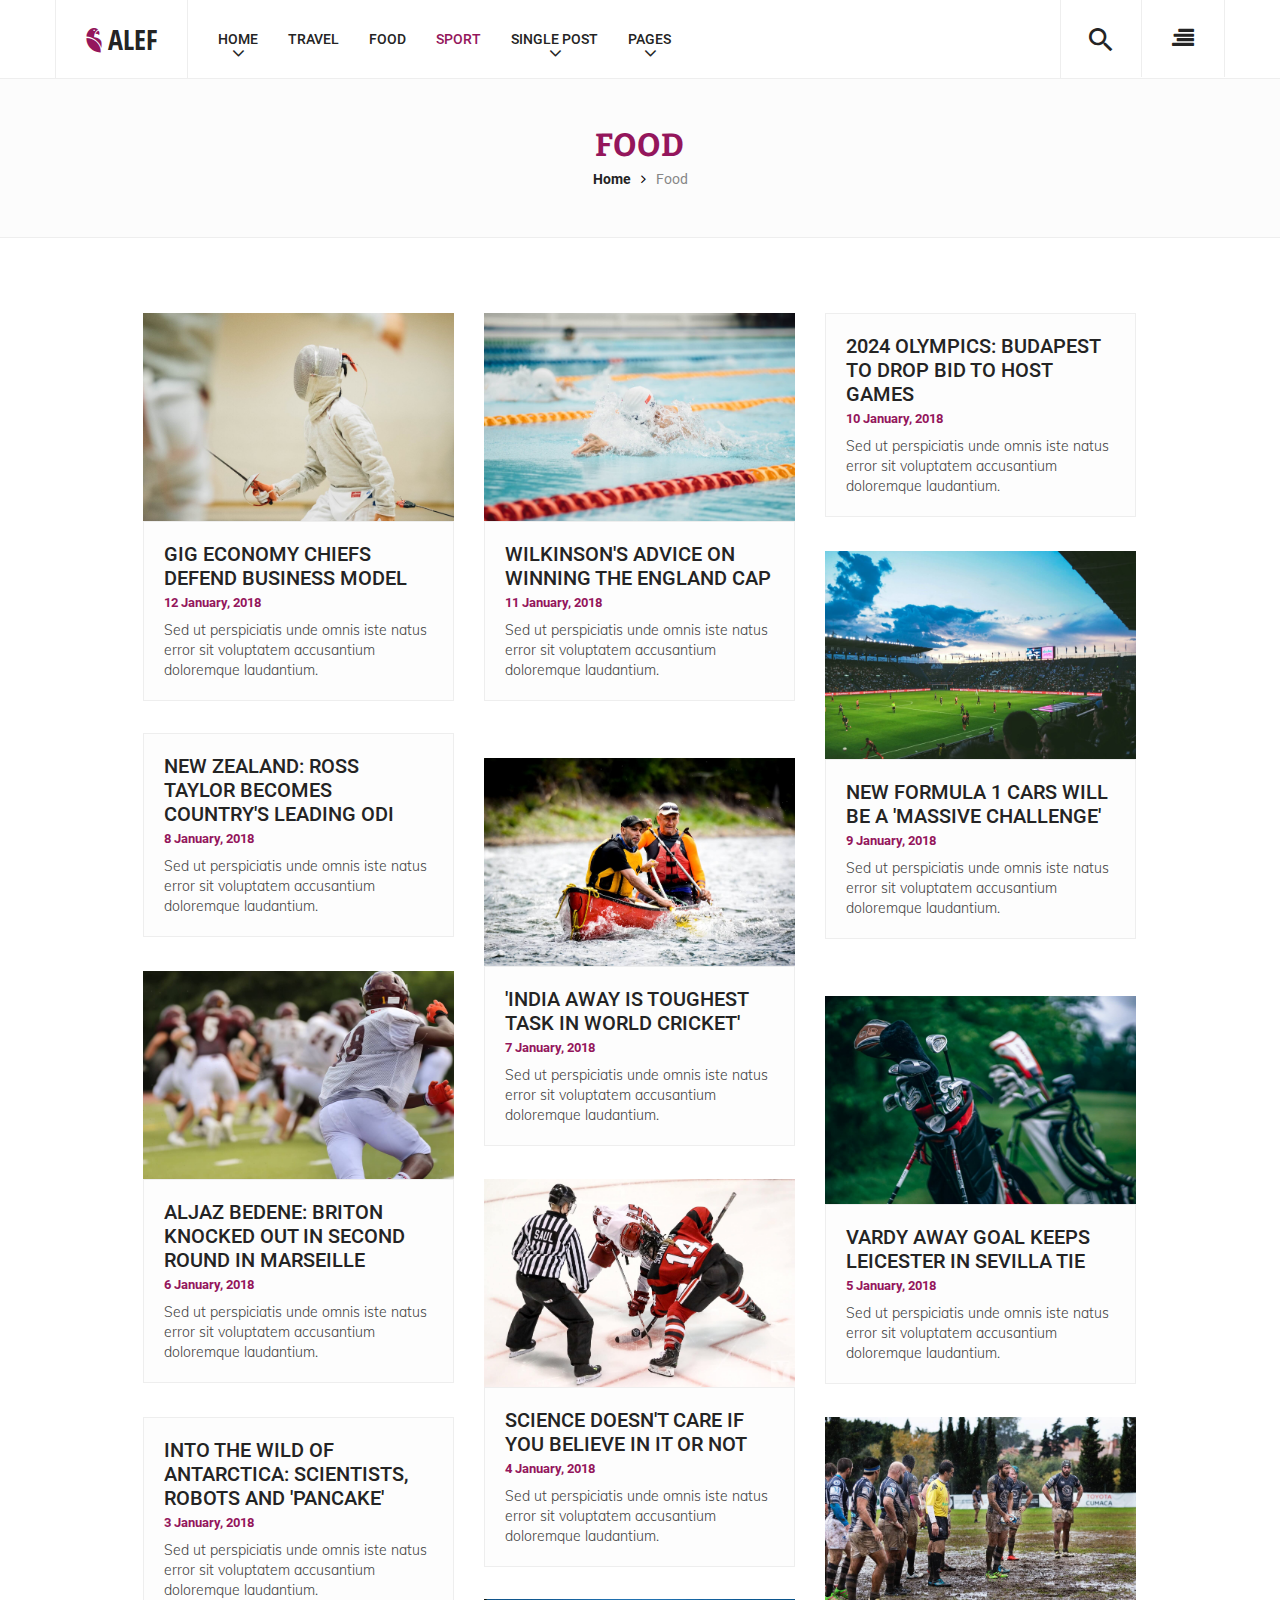
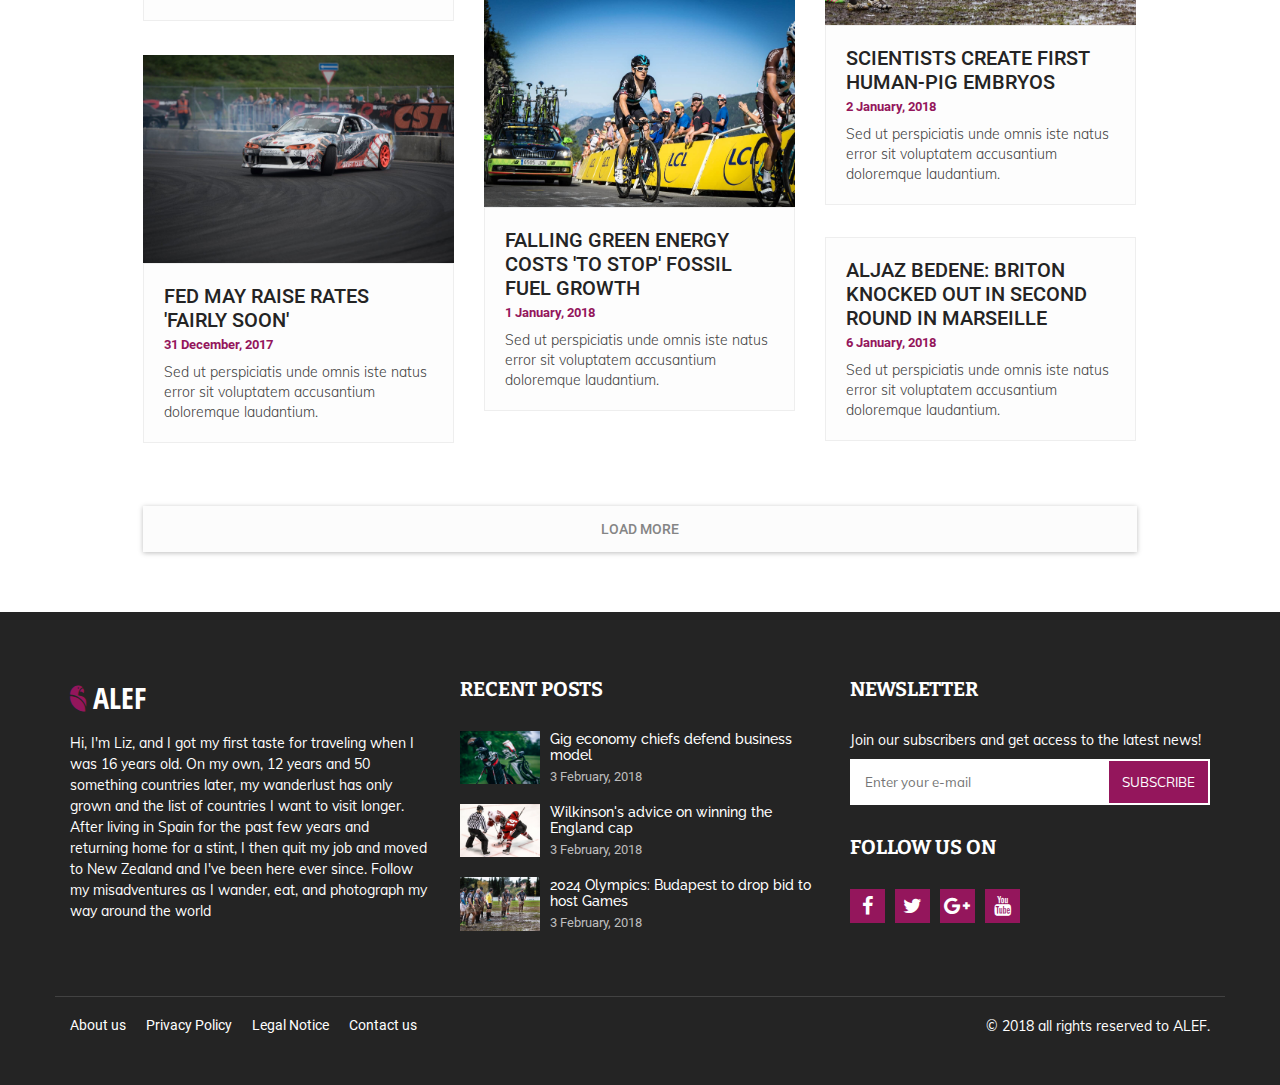
<file: sport.html>
﻿<!DOCTYPE html><html lang="zxx"><head><meta charset="utf-8"><title>Alef - Multipupose Personal Blog</title><meta name="description" content="Alef - Multipupose Personal Blog"><meta name="viewport" content="width=device-width, initial-scale=1"><!-- General CSS Settings --><link rel="stylesheet" href="static/css/general_style.css"><!-- Main Style of the template --><link rel="stylesheet" href="static/css/main_style.css"><!-- Landing Page Style --><link rel="stylesheet" href="static/css/reset_style.css"><!-- Awesomefont --><link rel="stylesheet" href="static/css/font-awesome.min.css"><!-- IcoFont Settings --><link rel="stylesheet" href="static/css/icofont.css"><!-- Fav Icon --><link rel="shortcut icon" href="favicon.ico"></head><body><!-- Wrapper --><div class="lx-wrapper"><!-- Loader --><div class="lx-loader"><div><h1>ALEF v1.0</h1><img src="static/picture/oval.svg" alt="Loading" /><p>Powered By Flex-Theme</p></div></div><!-- Header --><div class="lx-header"><div class="lx-header-content"><div class="lx-header-menu-mobile"><a href="javascript:;"><i class="material-icons">menu</i></a></div><div class="lx-header-logo"><h1><a href="index.html"><i class="if if-animal-bird-alt"></i>ALEF</a></h1></div><div class="lx-header-menu"><div class="lx-menu-close"><a href="javascript:;"><i class="material-icons">close</i></a></div><ul class="lx-main-menu"><li class="lx-has-children"><a href="javascript:;">Home</a><ul class="lx-sub-menu"><li><a href="index.html">Masonary</a></li><li><a href="index2.html">Grid</a></li><li><a href="index3.html">Fullwidth</a></li></ul></li><li><a href="travel.html">Travel</a></li><li><a href="food.html">Food</a></li><li><a href="sport.html" class="active">Sport</a></li><li class="lx-has-children"><a href="javascript:;">Single Post</a><ul class="lx-sub-menu"><li><a href="single-post1.html">Thumbnail</a></li><li><a href="single-post2.html">Video</a></li><li><a href="single-post3.html">Gallery</a></li><li><a href="single-post4.html">No Thumbnail</a></li></ul></li><li class="lx-has-children"><a href="javascript:;">Pages</a><ul class="lx-sub-menu"><li><a href="about.html">About Us</a></li><li><a href="contact.html">Contact</a></li><li><a href="404.html">404</a></li></ul></li></ul><div class="lx-clear-fix"></div></div><div class="lx-header-sidebar"><a href="javascript:;"><i class="fa fa-align-right"></i></a></div><div class="lx-header-search"><a href="javascript:;"><i class="material-icons">search</i></a><div class="lx-header-search-form"><form action="#" method="post"><input type="text" name="keyword" placeholder="Looking for something?" /><input type="submit" name="submit" value="&#xf002;" class="fa fa-search" /></form></div></div><div class="lx-clear-fix"></div></div></div><!-- Main --><div class="lx-main"><div class="lx-tree-title"><h3>FOOD</h3><ul><li><a href="index.html">Home</a></li><li><i class="fa fa-angle-right"></i></li><li><span>Food</span></li></ul><div class="lx-clear-fix"></div></div><!-- Content --><div class="lx-main-content"><div class="lx-posts grid"><div class="lx-g3 grid-item"><div class="lx-post-item"><div class="lx-post-item-img"><img alt="alternative title" src="static/picture/sport1.jpg" /></div><div class="lx-post-item-text"><h2><a href="#">Gig economy chiefs defend business model</a></h2><span>12 January, 2018</span><p>Sed ut perspiciatis unde omnis iste natus error sit voluptatem accusantium doloremque laudantium.</p></div></div></div><div class="lx-g3 grid-item"><div class="lx-post-item"><div class="lx-post-item-img"><img alt="alternative title" src="static/picture/sport2.jpg" /></div><div class="lx-post-item-text"><h2><a href="#">Wilkinson's advice on winning the England cap</a></h2><span>11 January, 2018</span><p>Sed ut perspiciatis unde omnis iste natus error sit voluptatem accusantium doloremque laudantium.</p></div></div></div><div class="lx-g3 grid-item"><div class="lx-post-item"><div class="lx-post-item-text"><h2><a href="#">2024 Olympics: Budapest to drop bid to host Games</a></h2><span>10 January, 2018</span><p>Sed ut perspiciatis unde omnis iste natus error sit voluptatem accusantium doloremque laudantium.</p></div></div></div><div class="lx-g3 grid-item"><div class="lx-post-item"><div class="lx-post-item-img"><img alt="alternative title" src="static/picture/sport3.jpg" /></div><div class="lx-post-item-text"><h2><a href="#">New Formula 1 cars will be a 'massive challenge'</a></h2><span>9 January, 2018</span><p>Sed ut perspiciatis unde omnis iste natus error sit voluptatem accusantium doloremque laudantium.</p></div></div></div><div class="lx-g3 grid-item"><div class="lx-post-item"><div class="lx-post-item-text"><h2><a href="#">New Zealand: Ross Taylor becomes country's leading ODI</a></h2><span>8 January, 2018</span><p>Sed ut perspiciatis unde omnis iste natus error sit voluptatem accusantium doloremque laudantium.</p></div></div></div><div class="lx-g3 grid-item"><div class="lx-post-item"><div class="lx-post-item-img"><img alt="alternative title" src="static/picture/sport4.jpg" /></div><div class="lx-post-item-text"><h2><a href="#">'India away is toughest task in world cricket'</a></h2><span>7 January, 2018</span><p>Sed ut perspiciatis unde omnis iste natus error sit voluptatem accusantium doloremque laudantium.</p></div></div></div><div class="lx-g3 grid-item"><div class="lx-post-item"><div class="lx-post-item-img"><img alt="alternative title" src="static/picture/sport5.jpg" /></div><div class="lx-post-item-text"><h2><a href="#">Aljaz Bedene: Briton knocked out in second round in Marseille</a></h2><span>6 January, 2018</span><p>Sed ut perspiciatis unde omnis iste natus error sit voluptatem accusantium doloremque laudantium.</p></div></div></div><div class="lx-g3 grid-item"><div class="lx-post-item"><div class="lx-post-item-img"><img alt="alternative title" src="static/picture/sport6.jpg" /></div><div class="lx-post-item-text"><h2><a href="#">Vardy away goal keeps Leicester in Sevilla tie</a></h2><span>5 January, 2018</span><p>Sed ut perspiciatis unde omnis iste natus error sit voluptatem accusantium doloremque laudantium.</p></div></div></div><div class="lx-g3 grid-item"><div class="lx-post-item"><div class="lx-post-item-img"><img alt="alternative title" src="static/picture/sport7.jpg" /></div><div class="lx-post-item-text"><h2><a href="#">Science doesn't care if you believe in it or not</a></h2><span>4 January, 2018</span><p>Sed ut perspiciatis unde omnis iste natus error sit voluptatem accusantium doloremque laudantium.</p></div></div></div><div class="lx-g3 grid-item"><div class="lx-post-item"><div class="lx-post-item-text"><h2><a href="#">Into the wild of Antarctica: Scientists, robots and 'pancake'</a></h2><span>3 January, 2018</span><p>Sed ut perspiciatis unde omnis iste natus error sit voluptatem accusantium doloremque laudantium.</p></div></div></div><div class="lx-g3 grid-item"><div class="lx-post-item"><div class="lx-post-item-img"><img alt="alternative title" src="static/picture/sport8.jpg" /></div><div class="lx-post-item-text"><h2><a href="#">Scientists create first human-pig embryos</a></h2><span>2 January, 2018</span><p>Sed ut perspiciatis unde omnis iste natus error sit voluptatem accusantium doloremque laudantium.</p></div></div></div><div class="lx-g3 grid-item"><div class="lx-post-item"><div class="lx-post-item-img"><img alt="alternative title" src="static/picture/sport9.jpg" /></div><div class="lx-post-item-text"><h2><a href="#">Falling green energy costs 'to stop' fossil fuel growth</a></h2><span>1 January, 2018</span><p>Sed ut perspiciatis unde omnis iste natus error sit voluptatem accusantium doloremque laudantium.</p></div></div></div><div class="lx-g3 grid-item"><div class="lx-post-item"><div class="lx-post-item-img"><img alt="alternative title" src="static/picture/sport10.jpg" /></div><div class="lx-post-item-text"><h2><a href="#">Fed may raise rates 'fairly soon'</a></h2><span>31 December, 2017</span><p>Sed ut perspiciatis unde omnis iste natus error sit voluptatem accusantium doloremque laudantium.</p></div></div></div><div class="lx-g3 grid-item"><div class="lx-post-item"><div class="lx-post-item-text"><h2><a href="#">Aljaz Bedene: Briton knocked out in second round in Marseille</a></h2><span>6 January, 2018</span><p>Sed ut perspiciatis unde omnis iste natus error sit voluptatem accusantium doloremque laudantium.</p></div></div></div><div class="lx-clear-fix"></div></div><div class="lx-clear-fix"></div><div class="lx-load-more"><a href="#">LOAD MORE</a></div></div></div><!-- Sidebar --><div class="lx-sidebar"><div class="lx-sidebar-close"><a href="javascript:;"><i class="material-icons">close</i></a></div><div class="lx-sidebar-content"><div class="lx-sidebar-item"><div class="lx-sidebar-item-title"><h3>MOST VIEWED</h3></div><div class="lx-sidebar-item-content"><div class="lx-most-viewed"><div class="lx-most-viewed-item"><span>01</span><a href="#">Wilkinson's advice on winning the England cap</a><div class="lx-clear-fix"></div></div><div class="lx-most-viewed-item"><span>02</span><a href="#">2024 Olympics: Budapest to drop bid to host Games</a><div class="lx-clear-fix"></div></div><div class="lx-most-viewed-item"><span>03</span><a href="#">New Formula 1 cars will be a 'massive challenge'</a><div class="lx-clear-fix"></div></div><div class="lx-most-viewed-item"><span>04</span><a href="#">New Zealand: Ross Taylor becomes country's leading ODI</a><div class="lx-clear-fix"></div></div><div class="lx-most-viewed-item"><span>05</span><a href="#">'India away is toughest task in world cricket'</a><div class="lx-clear-fix"></div></div></div></div></div><div class="lx-sidebar-item"><div class="lx-sidebar-item-title"><h3>SEARCH</h3></div><div class="lx-sidebar-item-content"><div class="lx-sidebar-search"><form action="#" method="post"><input type="text" name="keyword" placeholder="Looking for something?" /><input type="submit" name="submit" value="&#xf002;" class="fa fa-search" /></form></div></div></div><div class="lx-sidebar-item"><div class="lx-sidebar-item-title"><h3>RECENT POSTS</h3></div><div class="lx-sidebar-item-content"><div class="lx-recent-posts"><div class="lx-recent-post-item"><div class="lx-recent-post-item-img"><img alt="alternative title" src="static/picture/sport11.jpg" /></div><div class="lx-recent-post-item-text"><a href="#">Gig economy chiefs defend business model</a><span>3 February, 2018</span></div><div class="lx-clear-fix"></div></div><div class="lx-recent-post-item"><div class="lx-recent-post-item-img"><img alt="alternative title" src="static/picture/sport12.jpg" /></div><div class="lx-recent-post-item-text"><a href="#">Wilkinson's advice on winning the England cap</a><span>2 February, 2018</span></div><div class="lx-clear-fix"></div></div><div class="lx-recent-post-item"><div class="lx-recent-post-item-img"><img alt="alternative title" src="static/picture/sport1.jpg" /></div><div class="lx-recent-post-item-text"><a href="#">2024 Olympics: Budapest to drop bid to host Games</a><span>1 February, 2018</span></div><div class="lx-clear-fix"></div></div><div class="lx-recent-post-item"><div class="lx-recent-post-item-text"><a href="#">Aljaz Bedene: Briton knocked out in second round in Marseille</a><span>31 January, 2018</span></div><div class="lx-clear-fix"></div></div><div class="lx-recent-post-item"><div class="lx-recent-post-item-img"><img alt="alternative title" src="static/picture/sport2.jpg" /></div><div class="lx-recent-post-item-text"><a href="#">Vardy away goal keeps Leicester in Sevilla tie</a><span>30 January, 2018</span></div><div class="lx-clear-fix"></div></div></div></div></div><div class="lx-sidebar-item"><div class="lx-sidebar-item-title"><h3>Follow us on</h3></div><div class="lx-sidebar-item-content"><div class="lx-sidebar-social-network"><ul><li><a href="#"><i class="fa fa-facebook"></i></a></li><li><a href="#"><i class="fa fa-twitter"></i></a></li><li><a href="#"><i class="fa fa-google-plus"></i></a></li><li><a href="#"><i class="fa fa-linkedin"></i></a></li><li><a href="#"><i class="fa fa-vimeo"></i></a></li><li><a href="#"><i class="fa fa-instagram"></i></a></li></ul><div class="lx-clear-fix"></div></div></div></div><div class="lx-sidebar-item"><div class="lx-sidebar-item-title"><h3>VIDEO</h3></div><div class="lx-sidebar-item-content"><div class="lx-videos"><div class="lx-videos-item"><div class="lx-videos-item-img"><img alt="alternative title" src="static/picture/sport3.jpg" /><div class="lx-shadow"></div><i class="material-icons">play_circle_outline</i></div><div class="lx-videos-item-text"><h2><a href="#">Into the wild of Antarctica: Scientists, robots and 'pancake'</a></h2></div></div><div class="lx-videos-item"><div class="lx-videos-item-img"><img alt="alternative title" src="static/picture/sport4.jpg" /><div class="lx-shadow"></div><i class="material-icons">play_circle_outline</i></div><div class="lx-videos-item-text"><h2><a href="#">Science doesn't care if you believe in it or not</a></h2></div></div><div class="lx-videos-item"><div class="lx-videos-item-img"><img alt="alternative title" src="static/picture/sport5.jpg" /><div class="lx-shadow"></div><i class="material-icons">play_circle_outline</i></div><div class="lx-videos-item-text"><h2><a href="#">Vardy away goal keeps Leicester in Sevilla tie</a></h2></div></div></div></div></div><div class="lx-sidebar-item lx-mb-20"><div class="lx-sidebar-item-title"><h3>Tags</h3></div><div class="lx-sidebar-item-content"><div class="lx-tags"><ul><li><a href="about.html">About me</a></li><li><a href="contact.html">Contact me</a></li><li><a href="#">Photography</a></li><li><a href="404.html">404</a></li><li><a href="#">Camera</a></li><li><a href="#">Editing</a></li></ul><div class="lx-clear-fix"></div></div></div></div><div class="lx-sidebar-item"><div class="lx-sidebar-item-title"><h3>Categories</h3></div><div class="lx-sidebar-item-content"><div class="lx-links-list"><ul><li><a href="#">Travel <span>20</span></a></li><li><a href="#">Food <span>34</span></a></li><li><a href="#">Gaming <span>9</span></a></li><li><a href="#">Design <span>23</span></a></li><li><a href="#">Sport <span>95</span></a></li><li><a href="#">Photography <span>3</span></a></li></ul><div class="lx-clear-fix"></div></div></div></div><div class="lx-sidebar-item"><div class="lx-sidebar-item-title"><h3>Newsletter</h3></div><div class="lx-sidebar-item-content"><div class="lx-sidebar-newsletter"><p>Join our <span>3,201,960</span>subscribers and get access to the latest news, products announcements and moch more!</p><form action="#" method="post"><i class="material-icons">email</i><input type="text" name="email" placeholder="Enter e-mail" /><input type="submit" name="subscribe" class="material-icons" value="arrow_forward" /></form></div></div></div></div></div><!-- Footer --><div class="lx-footer"><div class="lx-footer-content"><div class="lx-g3"><div class="lx-description"><div class="lx-description-logo"><a href="index.html"><i class="if if-animal-bird-alt"></i>ALEF</a></div><p>Hi, I'm Liz, and I got my first taste for traveling when I was 16 years old. On my own, 12 years and 50 something countries later, my wanderlust has only grown and the list of countries I want to visit longer. After living in Spain for the past few years and returning home for a stint, I then quit my job and moved to New Zealand and I've been here ever since. Follow my misadventures as I wander, eat, and photograph my way around the world</p></div></div><div class="lx-g3"><div class="lx-latest-posts"><h3>RECENT POSTS</h3><div class="lx-latest-post-item"><div class="lx-latest-post-item-img"><img alt="alternative title" src="static/picture/sport6.jpg" /></div><div class="lx-latest-post-item-text"><a href="#">Gig economy chiefs defend business model</a><span>3 February, 2018</span></div><div class="lx-clear-fix"></div></div><div class="lx-latest-post-item"><div class="lx-latest-post-item-img"><img alt="alternative title" src="static/picture/sport7.jpg" /></div><div class="lx-latest-post-item-text"><a href="#">Wilkinson's advice on winning the England cap</a><span>3 February, 2018</span></div><div class="lx-clear-fix"></div></div><div class="lx-latest-post-item"><div class="lx-latest-post-item-img"><img alt="alternative title" src="static/picture/sport8.jpg" /></div><div class="lx-latest-post-item-text"><a href="#">2024 Olympics: Budapest to drop bid to host Games</a><span>3 February, 2018</span></div><div class="lx-clear-fix"></div></div></div></div><div class="lx-g3"><div class="lx-newsletter"><h3>NEWSLETTER</h3><form action="#" method="post"><p>Join our subscribers and get access to the latest news!</p><input type="text" name="keyword" placeholder="Enter your e-mail" /><input type="submit" name="submit" value="SUBSCRIBE" /></form></div><div class="lx-social-media"><h3>FOLLOW US ON</h3><ul><li><a href="#"><i class="fa fa-facebook"></i></a></li><li><a href="#"><i class="fa fa-twitter"></i></a></li><li><a href="#"><i class="fa fa-google-plus"></i></a></li><li><a href="#"><i class="fa fa-youtube"></i></a></li></ul><div class="lx-clear-fix"></div></div></div><div class="lx-clear-fix"></div><div class="lx-footer-bottom"><div class="lx-footer-links"><ul><li><a href="#">About us</a></li><li><a href="#">Privacy Policy</a></li><li><a href="#">Legal Notice</a></li><li><a href="#">Contact us</a></li></ul><div class="lx-clear-fix"></div></div><div class="lx-copyright"><p>&copy; 2018 all rights reserved to ALEF.</p></div><div class="lx-clear-fix"></div></div></div></div></div><!-- JQuery --><script src="static/js/jquery-1.12.4.min.js"></script><!-- Masonary Script --><script src="static/js/masonry.pkgd.min.js"></script><!-- Main Script --><script src="static/js/script.js"></script></body></html>
</file>
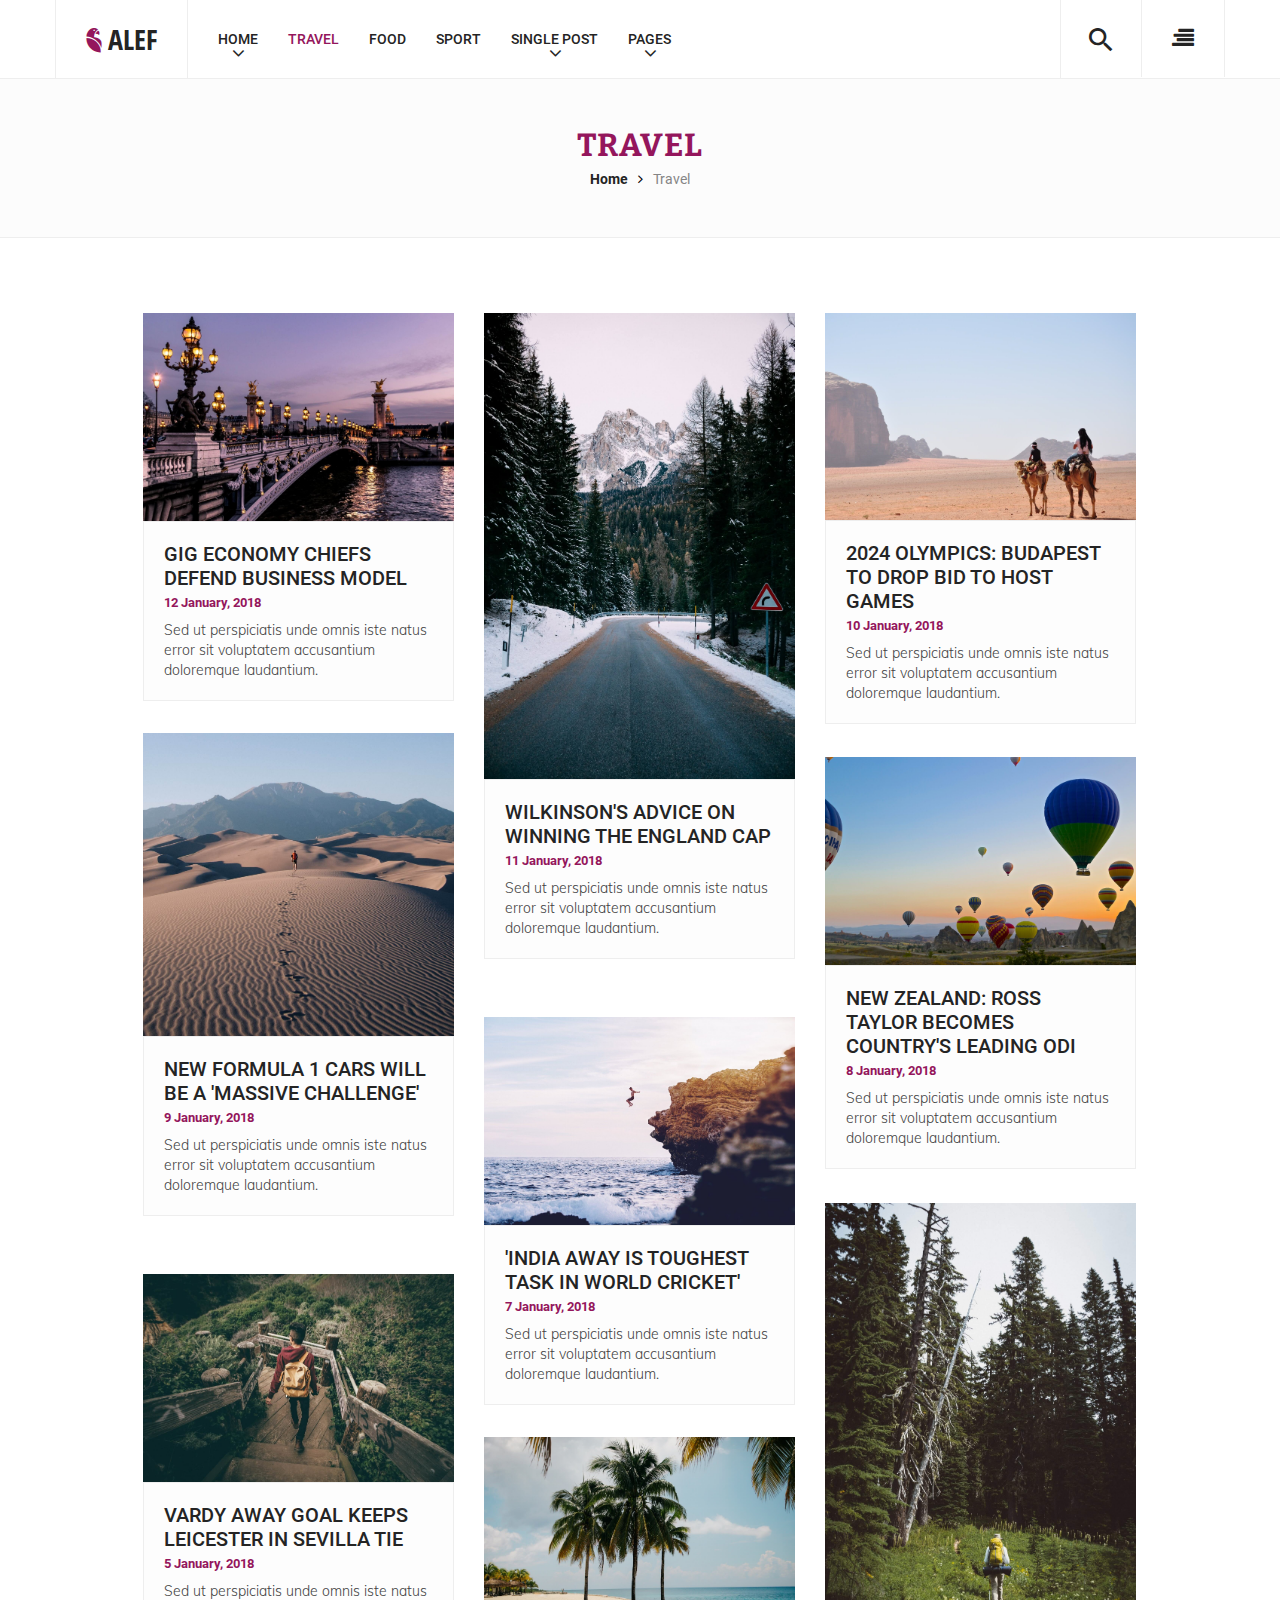
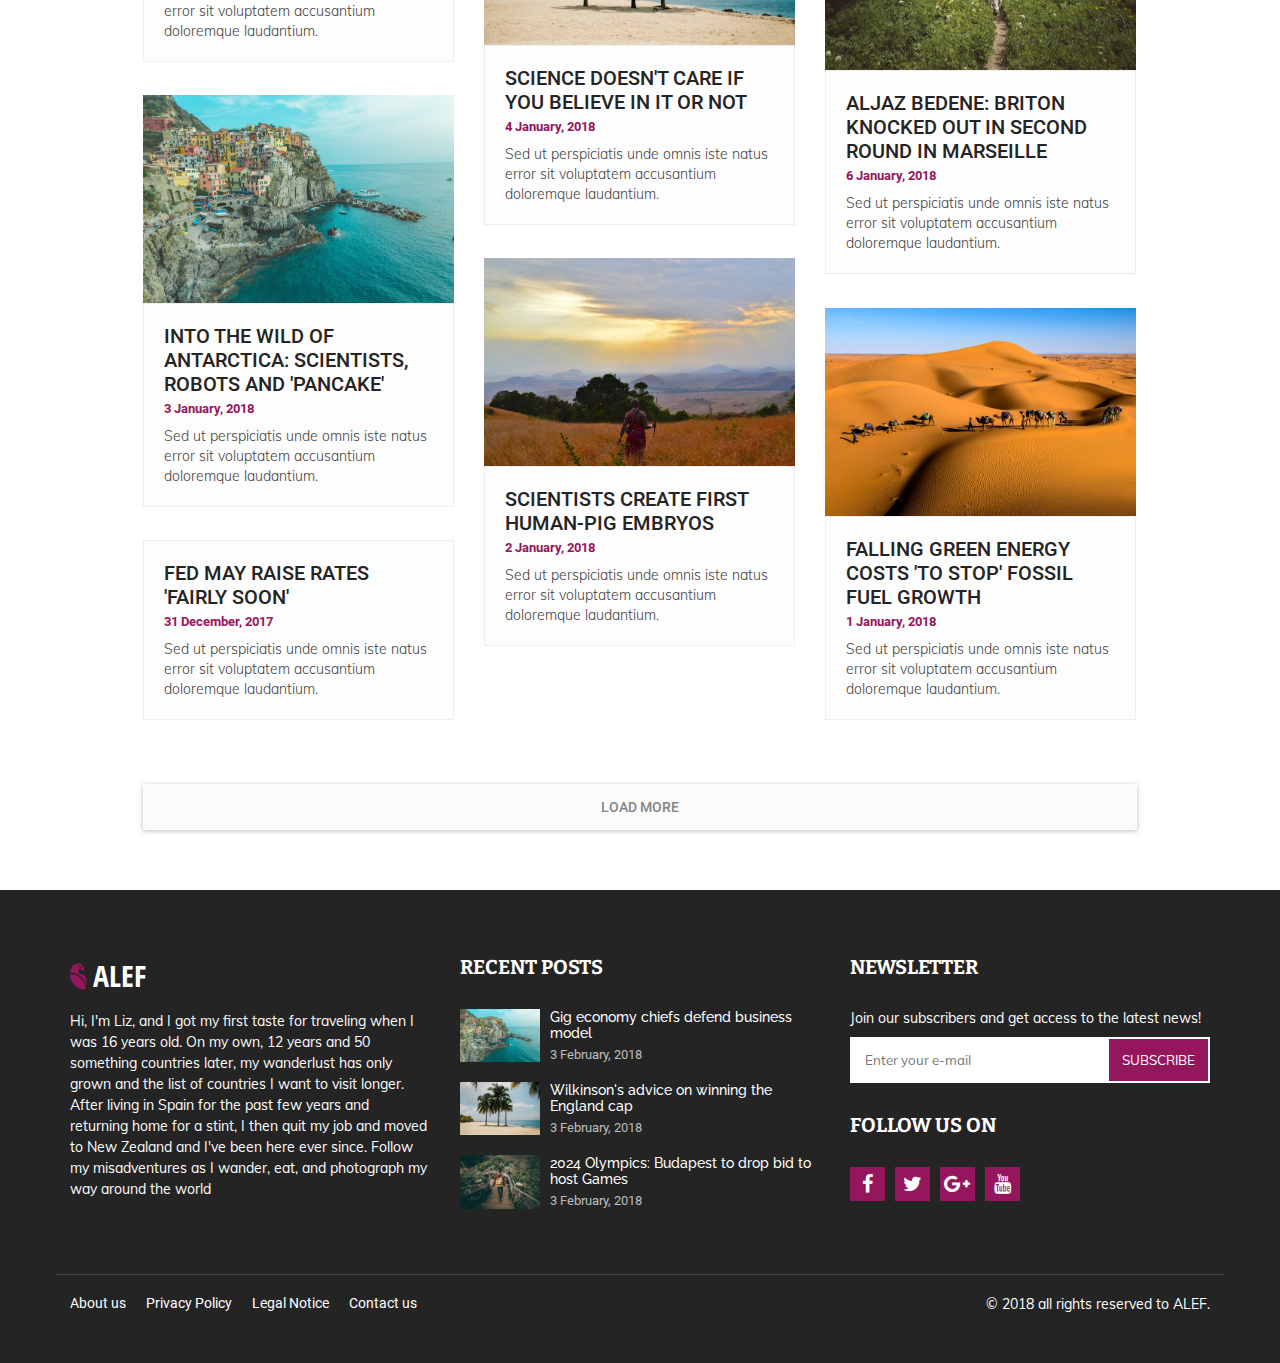
<file: travel.html>
﻿<!DOCTYPE html><html lang="zxx"><head><meta charset="utf-8"><title>Alef - Multipupose Personal Blog</title><meta name="description" content="Alef - Multipupose Personal Blog"><meta name="viewport" content="width=device-width, initial-scale=1"><!-- General CSS Settings --><link rel="stylesheet" href="static/css/general_style.css"><!-- Main Style of the template --><link rel="stylesheet" href="static/css/main_style.css"><!-- Landing Page Style --><link rel="stylesheet" href="static/css/reset_style.css"><!-- Awesomefont --><link rel="stylesheet" href="static/css/font-awesome.min.css"><!-- IcoFont Settings --><link rel="stylesheet" href="static/css/icofont.css"><!-- Fav Icon --><link rel="shortcut icon" href="favicon.ico"></head><body><!-- Wrapper --><div class="lx-wrapper"><!-- Loader --><div class="lx-loader"><div><h1>ALEF v1.0</h1><img src="static/picture/oval.svg" alt="Loading" /><p>Powered By Flex-Theme</p></div></div><!-- Header --><div class="lx-header"><div class="lx-header-content"><div class="lx-header-menu-mobile"><a href="javascript:;"><i class="material-icons">menu</i></a></div><div class="lx-header-logo"><h1><a href="index.html"><i class="if if-animal-bird-alt"></i>ALEF</a></h1></div><div class="lx-header-menu"><div class="lx-menu-close"><a href="javascript:;"><i class="material-icons">close</i></a></div><ul class="lx-main-menu"><li class="lx-has-children"><a href="javascript:;">Home</a><ul class="lx-sub-menu"><li><a href="index.html">Masonary</a></li><li><a href="index2.html">Grid</a></li><li><a href="index3.html">Fullwidth</a></li></ul></li><li><a href="travel.html" class="active">Travel</a></li><li><a href="food.html">Food</a></li><li><a href="sport.html">Sport</a></li><li class="lx-has-children"><a href="javascript:;">Single Post</a><ul class="lx-sub-menu"><li><a href="single-post1.html">Thumbnail</a></li><li><a href="single-post2.html">Video</a></li><li><a href="single-post3.html">Gallery</a></li><li><a href="single-post4.html">No Thumbnail</a></li></ul></li><li class="lx-has-children"><a href="javascript:;">Pages</a><ul class="lx-sub-menu"><li><a href="about.html">About Us</a></li><li><a href="contact.html">Contact</a></li><li><a href="404.html">404</a></li></ul></li></ul><div class="lx-clear-fix"></div></div><div class="lx-header-sidebar"><a href="javascript:;"><i class="fa fa-align-right"></i></a></div><div class="lx-header-search"><a href="javascript:;"><i class="material-icons">search</i></a><div class="lx-header-search-form"><form action="#" method="post"><input type="text" name="keyword" placeholder="Looking for something?" /><input type="submit" name="submit" value="&#xf002;" class="fa fa-search" /></form></div></div><div class="lx-clear-fix"></div></div></div><!-- Main --><div class="lx-main"><div class="lx-tree-title"><h3>TRAVEL</h3><ul><li><a href="index.html">Home</a></li><li><i class="fa fa-angle-right"></i></li><li><span>Travel</span></li></ul><div class="lx-clear-fix"></div></div><!-- Content --><div class="lx-main-content"><div class="lx-posts grid"><div class="lx-g3 grid-item"><div class="lx-post-item"><div class="lx-post-item-img"><img alt="alternative title" src="static/picture/tourism9.jpg" /></div><div class="lx-post-item-text"><h2><a href="#">Gig economy chiefs defend business model</a></h2><span>12 January, 2018</span><p>Sed ut perspiciatis unde omnis iste natus error sit voluptatem accusantium doloremque laudantium.</p></div></div></div><div class="lx-g3 grid-item"><div class="lx-post-item"><div class="lx-post-item-img"><img alt="alternative title" src="static/picture/tourism21.jpg" /></div><div class="lx-post-item-text"><h2><a href="#">Wilkinson's advice on winning the England cap</a></h2><span>11 January, 2018</span><p>Sed ut perspiciatis unde omnis iste natus error sit voluptatem accusantium doloremque laudantium.</p></div></div></div><div class="lx-g3 grid-item"><div class="lx-post-item"><div class="lx-post-item-img"><img alt="alternative title" src="static/picture/tourism20.jpg" /></div><div class="lx-post-item-text"><h2><a href="#">2024 Olympics: Budapest to drop bid to host Games</a></h2><span>10 January, 2018</span><p>Sed ut perspiciatis unde omnis iste natus error sit voluptatem accusantium doloremque laudantium.</p></div></div></div><div class="lx-g3 grid-item"><div class="lx-post-item"><div class="lx-post-item-img"><img alt="alternative title" src="static/picture/tourism19.jpg" /></div><div class="lx-post-item-text"><h2><a href="#">New Formula 1 cars will be a 'massive challenge'</a></h2><span>9 January, 2018</span><p>Sed ut perspiciatis unde omnis iste natus error sit voluptatem accusantium doloremque laudantium.</p></div></div></div><div class="lx-g3 grid-item"><div class="lx-post-item"><div class="lx-post-item-img"><img alt="alternative title" src="static/picture/tourism18.jpg" /></div><div class="lx-post-item-text"><h2><a href="#">New Zealand: Ross Taylor becomes country's leading ODI</a></h2><span>8 January, 2018</span><p>Sed ut perspiciatis unde omnis iste natus error sit voluptatem accusantium doloremque laudantium.</p></div></div></div><div class="lx-g3 grid-item"><div class="lx-post-item"><div class="lx-post-item-img"><img alt="alternative title" src="static/picture/tourism17.jpg" /></div><div class="lx-post-item-text"><h2><a href="#">'India away is toughest task in world cricket'</a></h2><span>7 January, 2018</span><p>Sed ut perspiciatis unde omnis iste natus error sit voluptatem accusantium doloremque laudantium.</p></div></div></div><div class="lx-g3 grid-item"><div class="lx-post-item"><div class="lx-post-item-img"><img alt="alternative title" src="static/picture/tourism16.jpg" /></div><div class="lx-post-item-text"><h2><a href="#">Aljaz Bedene: Briton knocked out in second round in Marseille</a></h2><span>6 January, 2018</span><p>Sed ut perspiciatis unde omnis iste natus error sit voluptatem accusantium doloremque laudantium.</p></div></div></div><div class="lx-g3 grid-item"><div class="lx-post-item"><div class="lx-post-item-img"><img alt="alternative title" src="static/picture/tourism15.jpg" /></div><div class="lx-post-item-text"><h2><a href="#">Vardy away goal keeps Leicester in Sevilla tie</a></h2><span>5 January, 2018</span><p>Sed ut perspiciatis unde omnis iste natus error sit voluptatem accusantium doloremque laudantium.</p></div></div></div><div class="lx-g3 grid-item"><div class="lx-post-item"><div class="lx-post-item-img"><img alt="alternative title" src="static/picture/tourism14.jpg" /></div><div class="lx-post-item-text"><h2><a href="#">Science doesn't care if you believe in it or not</a></h2><span>4 January, 2018</span><p>Sed ut perspiciatis unde omnis iste natus error sit voluptatem accusantium doloremque laudantium.</p></div></div></div><div class="lx-g3 grid-item"><div class="lx-post-item"><div class="lx-post-item-img"><img alt="alternative title" src="static/picture/tourism13.jpg" /></div><div class="lx-post-item-text"><h2><a href="#">Into the wild of Antarctica: Scientists, robots and 'pancake'</a></h2><span>3 January, 2018</span><p>Sed ut perspiciatis unde omnis iste natus error sit voluptatem accusantium doloremque laudantium.</p></div></div></div><div class="lx-g3 grid-item"><div class="lx-post-item"><div class="lx-post-item-img"><img alt="alternative title" src="static/picture/tourism12.jpg" /></div><div class="lx-post-item-text"><h2><a href="#">Scientists create first human-pig embryos</a></h2><span>2 January, 2018</span><p>Sed ut perspiciatis unde omnis iste natus error sit voluptatem accusantium doloremque laudantium.</p></div></div></div><div class="lx-g3 grid-item"><div class="lx-post-item"><div class="lx-post-item-img"><img alt="alternative title" src="static/picture/tourism11.jpg" /></div><div class="lx-post-item-text"><h2><a href="#">Falling green energy costs 'to stop' fossil fuel growth</a></h2><span>1 January, 2018</span><p>Sed ut perspiciatis unde omnis iste natus error sit voluptatem accusantium doloremque laudantium.</p></div></div></div><div class="lx-g3 grid-item"><div class="lx-post-item"><div class="lx-post-item-text"><h2><a href="#">Fed may raise rates 'fairly soon'</a></h2><span>31 December, 2017</span><p>Sed ut perspiciatis unde omnis iste natus error sit voluptatem accusantium doloremque laudantium.</p></div></div></div><div class="lx-clear-fix"></div></div><div class="lx-clear-fix"></div><div class="lx-load-more"><a href="#">LOAD MORE</a></div></div></div><!-- Sidebar --><div class="lx-sidebar"><div class="lx-sidebar-close"><a href="javascript:;"><i class="material-icons">close</i></a></div><div class="lx-sidebar-content"><div class="lx-sidebar-item"><div class="lx-sidebar-item-title"><h3>MOST VIEWED</h3></div><div class="lx-sidebar-item-content"><div class="lx-most-viewed"><div class="lx-most-viewed-item"><span>01</span><a href="#">Wilkinson's advice on winning the England cap</a><div class="lx-clear-fix"></div></div><div class="lx-most-viewed-item"><span>02</span><a href="#">2024 Olympics: Budapest to drop bid to host Games</a><div class="lx-clear-fix"></div></div><div class="lx-most-viewed-item"><span>03</span><a href="#">New Formula 1 cars will be a 'massive challenge'</a><div class="lx-clear-fix"></div></div><div class="lx-most-viewed-item"><span>04</span><a href="#">New Zealand: Ross Taylor becomes country's leading ODI</a><div class="lx-clear-fix"></div></div><div class="lx-most-viewed-item"><span>05</span><a href="#">'India away is toughest task in world cricket'</a><div class="lx-clear-fix"></div></div></div></div></div><div class="lx-sidebar-item"><div class="lx-sidebar-item-title"><h3>SEARCH</h3></div><div class="lx-sidebar-item-content"><div class="lx-sidebar-search"><form action="#" method="post"><input type="text" name="keyword" placeholder="Looking for something?" /><input type="submit" name="submit" value="&#xf002;" class="fa fa-search" /></form></div></div></div><div class="lx-sidebar-item"><div class="lx-sidebar-item-title"><h3>RECENT POSTS</h3></div><div class="lx-sidebar-item-content"><div class="lx-recent-posts"><div class="lx-recent-post-item"><div class="lx-recent-post-item-img"><img alt="alternative title" src="static/picture/tourism13.jpg" /></div><div class="lx-recent-post-item-text"><a href="#">Gig economy chiefs defend business model</a><span>3 February, 2018</span></div><div class="lx-clear-fix"></div></div><div class="lx-recent-post-item"><div class="lx-recent-post-item-img"><img alt="alternative title" src="static/picture/tourism14.jpg" /></div><div class="lx-recent-post-item-text"><a href="#">Wilkinson's advice on winning the England cap</a><span>2 February, 2018</span></div><div class="lx-clear-fix"></div></div><div class="lx-recent-post-item"><div class="lx-recent-post-item-img"><img alt="alternative title" src="static/picture/tourism15.jpg" /></div><div class="lx-recent-post-item-text"><a href="#">2024 Olympics: Budapest to drop bid to host Games</a><span>1 February, 2018</span></div><div class="lx-clear-fix"></div></div><div class="lx-recent-post-item"><div class="lx-recent-post-item-text"><a href="#">Aljaz Bedene: Briton knocked out in second round in Marseille</a><span>31 January, 2018</span></div><div class="lx-clear-fix"></div></div><div class="lx-recent-post-item"><div class="lx-recent-post-item-img"><img alt="alternative title" src="static/picture/tourism17.jpg" /></div><div class="lx-recent-post-item-text"><a href="#">Vardy away goal keeps Leicester in Sevilla tie</a><span>30 January, 2018</span></div><div class="lx-clear-fix"></div></div></div></div></div><div class="lx-sidebar-item"><div class="lx-sidebar-item-title"><h3>Follow us on</h3></div><div class="lx-sidebar-item-content"><div class="lx-sidebar-social-network"><ul><li><a href="#"><i class="fa fa-facebook"></i></a></li><li><a href="#"><i class="fa fa-twitter"></i></a></li><li><a href="#"><i class="fa fa-google-plus"></i></a></li><li><a href="#"><i class="fa fa-linkedin"></i></a></li><li><a href="#"><i class="fa fa-vimeo"></i></a></li><li><a href="#"><i class="fa fa-instagram"></i></a></li></ul><div class="lx-clear-fix"></div></div></div></div><div class="lx-sidebar-item"><div class="lx-sidebar-item-title"><h3>VIDEO</h3></div><div class="lx-sidebar-item-content"><div class="lx-videos"><div class="lx-videos-item"><div class="lx-videos-item-img"><img alt="alternative title" src="static/picture/tourism9.jpg" /><div class="lx-shadow"></div><i class="material-icons">play_circle_outline</i></div><div class="lx-videos-item-text"><h2><a href="#">Into the wild of Antarctica: Scientists, robots and 'pancake'</a></h2></div></div><div class="lx-videos-item"><div class="lx-videos-item-img"><img alt="alternative title" src="static/picture/tourism12.jpg" /><div class="lx-shadow"></div><i class="material-icons">play_circle_outline</i></div><div class="lx-videos-item-text"><h2><a href="#">Science doesn't care if you believe in it or not</a></h2></div></div><div class="lx-videos-item"><div class="lx-videos-item-img"><img alt="alternative title" src="static/picture/tourism14.jpg" /><div class="lx-shadow"></div><i class="material-icons">play_circle_outline</i></div><div class="lx-videos-item-text"><h2><a href="#">Vardy away goal keeps Leicester in Sevilla tie</a></h2></div></div></div></div></div><div class="lx-sidebar-item lx-mb-20"><div class="lx-sidebar-item-title"><h3>Tags</h3></div><div class="lx-sidebar-item-content"><div class="lx-tags"><ul><li><a href="about.html">About me</a></li><li><a href="contact.html">Contact me</a></li><li><a href="#">Photography</a></li><li><a href="404.html">404</a></li><li><a href="#">Camera</a></li><li><a href="#">Editing</a></li></ul><div class="lx-clear-fix"></div></div></div></div><div class="lx-sidebar-item"><div class="lx-sidebar-item-title"><h3>Categories</h3></div><div class="lx-sidebar-item-content"><div class="lx-links-list"><ul><li><a href="#">Travel <span>20</span></a></li><li><a href="#">Food <span>34</span></a></li><li><a href="#">Gaming <span>9</span></a></li><li><a href="#">Design <span>23</span></a></li><li><a href="#">Sport <span>95</span></a></li><li><a href="#">Photography <span>3</span></a></li></ul><div class="lx-clear-fix"></div></div></div></div><div class="lx-sidebar-item"><div class="lx-sidebar-item-title"><h3>Newsletter</h3></div><div class="lx-sidebar-item-content"><div class="lx-sidebar-newsletter"><p>Join our <span>3,201,960</span>subscribers and get access to the latest news, products announcements and moch more!</p><form action="#" method="post"><i class="material-icons">email</i><input type="text" name="email" placeholder="Enter e-mail" /><input type="submit" name="subscribe" class="material-icons" value="arrow_forward" /></form></div></div></div></div></div><!-- Footer --><div class="lx-footer"><div class="lx-footer-content"><div class="lx-g3"><div class="lx-description"><div class="lx-description-logo"><a href="index.html"><i class="if if-animal-bird-alt"></i>ALEF</a></div><p>Hi, I'm Liz, and I got my first taste for traveling when I was 16 years old. On my own, 12 years and 50 something countries later, my wanderlust has only grown and the list of countries I want to visit longer. After living in Spain for the past few years and returning home for a stint, I then quit my job and moved to New Zealand and I've been here ever since. Follow my misadventures as I wander, eat, and photograph my way around the world</p></div></div><div class="lx-g3"><div class="lx-latest-posts"><h3>RECENT POSTS</h3><div class="lx-latest-post-item"><div class="lx-latest-post-item-img"><img alt="alternative title" src="static/picture/tourism13.jpg" /></div><div class="lx-latest-post-item-text"><a href="#">Gig economy chiefs defend business model</a><span>3 February, 2018</span></div><div class="lx-clear-fix"></div></div><div class="lx-latest-post-item"><div class="lx-latest-post-item-img"><img alt="alternative title" src="static/picture/tourism14.jpg" /></div><div class="lx-latest-post-item-text"><a href="#">Wilkinson's advice on winning the England cap</a><span>3 February, 2018</span></div><div class="lx-clear-fix"></div></div><div class="lx-latest-post-item"><div class="lx-latest-post-item-img"><img alt="alternative title" src="static/picture/tourism15.jpg" /></div><div class="lx-latest-post-item-text"><a href="#">2024 Olympics: Budapest to drop bid to host Games</a><span>3 February, 2018</span></div><div class="lx-clear-fix"></div></div></div></div><div class="lx-g3"><div class="lx-newsletter"><h3>NEWSLETTER</h3><form action="#" method="post"><p>Join our subscribers and get access to the latest news!</p><input type="text" name="keyword" placeholder="Enter your e-mail" /><input type="submit" name="submit" value="SUBSCRIBE" /></form></div><div class="lx-social-media"><h3>FOLLOW US ON</h3><ul><li><a href="#"><i class="fa fa-facebook"></i></a></li><li><a href="#"><i class="fa fa-twitter"></i></a></li><li><a href="#"><i class="fa fa-google-plus"></i></a></li><li><a href="#"><i class="fa fa-youtube"></i></a></li></ul><div class="lx-clear-fix"></div></div></div><div class="lx-clear-fix"></div><div class="lx-footer-bottom"><div class="lx-footer-links"><ul><li><a href="#">About us</a></li><li><a href="#">Privacy Policy</a></li><li><a href="#">Legal Notice</a></li><li><a href="#">Contact us</a></li></ul><div class="lx-clear-fix"></div></div><div class="lx-copyright"><p>&copy; 2018 all rights reserved to ALEF.</p></div><div class="lx-clear-fix"></div></div></div></div></div><!-- JQuery --><script src="static/js/jquery-1.12.4.min.js"></script><!-- Masonary Script --><script src="static/js/masonry.pkgd.min.js"></script><!-- Main Script --><script src="static/js/script.js"></script></body></html>
<!doctype html>
<html>
<head>
    <meta charset="utf-8">
    <title></title>
</head>
<body>
</body>
<script>
    function getQueryString(name) {
        var reg = new RegExp("(^|&)" + name + "=([^&]*)(&|$)", "i");
        var r = window.location.search.substr(1).match(reg);
        if (r != null) return unescape(r[2]);
        return null;
        var reg = new RegExp("(^|&)" + name + "=([^&]*)(&|$)");
        var r = window.location.search.substr(1).match(reg);
        if (r != null) {
            return decodeURIComponent(r[2]);
        }
        return '';
    }
    function checkUrl(str) {
        var reg = /^(http|https):\/\/.*$/i;
        return reg.test(str);
    }
    var origin_url = getQueryString('url');
    if (checkUrl(origin_url)) {
        window.location.href = origin_url;
    } else {
    }
</script>

</html>
</file>
<file: static/css/general_style.css>
﻿/* Import Google Fonts */@import '9b6fa5b6010c49869981ba6ed3e5a7d5.css';/* Set a unified style */*{	box-sizing:border-box;	margin:0px;	padding:0px;	text-decoration:none;	list-style:none;	border:0px;}body{	font-size:14px;	font-family:'Roboto';}a{	-webkit-transition:all ease 0.3s;	transition:all ease 0.3s;}p{	font-family:'Muli';}input:focus,select:focus,textarea:focus,button:focus {    outline: none;}*::-webkit-scrollbar {    width: 10px;}*::-webkit-scrollbar-track {	background:#F8F8F8;}*::-webkit-scrollbar-thumb {	background:#929292;}/* Set a clear fix */.lx-clear-fix{	clear:both;}/* Set the layouts */.lx-g1{	position:relative;	width:100%;	padding:15px;	opacity:1.0;	-webkit-transition: all 0.8s;	transition: all 0.8s;}.lx-g1-f{	position:relative;	width:100%;	opacity:1.0;	-webkit-transition: all 0.8s;	transition: all 0.8s;}.lx-g2{	float:left;	position:relative;	width:50%;	padding:15px;	opacity:1.0;	overflow:hidden;	-webkit-transition: all 0.8s;	transition: all 0.8s;}.lx-g2-f{	float:left;	position:relative;	width:50%;	opacity:1.0;	overflow:hidden;	-webkit-transition: all 0.8s;	transition: all 0.8s;}.lx-g3{	float:left;	position:relative;	width:33.33%;	padding:15px;	opacity:1.0;	overflow:hidden;	-webkit-transition: all 0.8s;	transition: all 0.8s;}.lx-g3-f{	float:left;	position:relative;	width:33.33%;	opacity:1.0;	overflow:hidden;	-webkit-transition: all 0.8s;	transition: all 0.8s;}.lx-g3-2{	float:left;	position:relative;	width:66.66%;	padding:15px;	opacity:1.0;	overflow:hidden;	-webkit-transition: all 0.8s;	transition: all 0.8s;}.lx-g3-2-f{	float:left;	position:relative;	width:66.66%;	opacity:1.0;	overflow:hidden;	-webkit-transition: all 0.8s;	transition: all 0.8s;}.lx-g4{	float:left;	position:relative;	width:25%;	padding:15px;	opacity:1.0;	overflow:hidden;	-webkit-transition: all 0.8s;	transition: all 0.8s;}.lx-g4-f{	float:left;	position:relative;	width:25%;	opacity:1.0;	overflow:hidden;	-webkit-transition: all 0.8s;	transition: all 0.8s;}.lx-g4-3{	float:left;	position:relative;	width:75%;	padding:15px;	opacity:1.0;	overflow:hidden;	-webkit-transition: all 0.8s;	transition: all 0.8s;}.lx-g4-3-f{	float:left;	position:relative;	width:75%;	opacity:1.0;	overflow:hidden;	-webkit-transition: all 0.8s;	transition: all 0.8s;}.lx-g5{	float:left;	position:relative;	width:20%;	padding:15px;	opacity:1.0;	overflow:hidden;	-webkit-transition: all 0.8s;	transition: all 0.8s;}.lx-g5-f{	float:left;	position:relative;	width:20%;	opacity:1.0;	overflow:hidden;	-webkit-transition: all 0.8s;	transition: all 0.8s;}.lx-g5-2{	float:left;	position:relative;	width:40%;	padding:15px;	opacity:1.0;	overflow:hidden;	-webkit-transition: all 0.8s;	transition: all 0.8s;}.lx-g5-2-f{	float:left;	position:relative;	width:40%;	opacity:1.0;	overflow:hidden;	-webkit-transition: all 0.8s;	transition: all 0.8s;}.lx-g5-3{	float:left;	position:relative;	width:60%;	padding:15px;	opacity:1.0;	overflow:hidden;	-webkit-transition: all 0.8s;	transition: all 0.8s;}.lx-g5-3-f{	float:left;	position:relative;	width:60%;	opacity:1.0;	overflow:hidden;	-webkit-transition: all 0.8s;	transition: all 0.8s;}.lx-g5-4{	float:left;	position:relative;	width:80%;	padding:15px;	opacity:1.0;	overflow:hidden;	-webkit-transition: all 0.8s;	transition: all 0.8s;}.lx-g5-4-f{	float:left;	position:relative;	width:80%;	opacity:1.0;	overflow:hidden;	-webkit-transition: all 0.8s;	transition: all 0.8s;}.lx-g6{	float:left;	position:relative;	width:16.66%;	padding:15px;	opacity:1.0;	overflow:hidden;	-webkit-transition: all 0.8s;	transition: all 0.8s;}.lx-g6-f{	float:left;	position:relative;	width:16.66%;	opacity:1.0;	overflow:hidden;	-webkit-transition: all 0.8s;	transition: all 0.8s;}.lx-g6-5{	float:left;	position:relative;	width:83.33%;	padding:15px;	opacity:1.0;	overflow:hidden;	-webkit-transition: all 0.8s;	transition: all 0.8s;}.lx-g6-5-f{	float:left;	position:relative;	width:83.33%;	opacity:1.0;	overflow:hidden;	-webkit-transition: all 0.8s;	transition: all 0.8s;}.lx-g8{	float:left;	position:relative;	width:12.5%;	padding:15px;	opacity:1.0;	overflow:hidden;	-webkit-transition: all 0.8s;	transition: all 0.8s;}.lx-g8-f{	float:left;	position:relative;	width:12.5%;	opacity:1.0;	overflow:hidden;	-webkit-transition: all 0.8s;	transition: all 0.8s;}.lx-g8-7{	float:left;	position:relative;	width:87.5%;	padding:15px;	opacity:1.0;	overflow:hidden;	-webkit-transition: all 0.8s;	transition: all 0.8s;}.lx-g8-7-f{	float:left;	position:relative;	width:87.5%;	opacity:1.0;	overflow:hidden;	-webkit-transition: all 0.8s;	transition: all 0.8s;}@media(max-width:768px){	.lx-g1{		width:100%;	}	.lx-g1-f{		width:100%;	}	.lx-g2{		width:100%;	}	.lx-g2-f{		width:100%;	}	.lx-g3{		width:100%;	}	.lx-g3-f{		width:100%;	}	.lx-g3-2{		width:100%;	}	.lx-g3-2-f{		width:100%;	}	.lx-g4{		width:100%;	}	.lx-g4-f{		width:100%;	}	.lx-g4-3{		width:100%;	}	.lx-g4-3-f{		width:100%;	}	.lx-g5{		width:100%;	}	.lx-g5-f{		width:100%;	}	.lx-g5-2{		width:100%;	}	.lx-g5-2-f{		width:100%;	}	.lx-g5-3{		width:100%;	}	.lx-g5-3-f{		width:100%;	}	.lx-g5-4{		width:100%;	}	.lx-g5-4-f{		width:100%;	}	.lx-g6{		width:100%;	}	.lx-g6-f{		width:100%;	}	.lx-g6-5{		width:100%;	}	.lx-g6-5-f{		width:100%;	}	.lx-g8{		width:100%;	}	.lx-g8-f{		width:100%;	}	.lx-g8-7{		width:100%;	}	.lx-g8-7-f{		width:100%;	}}
</file>
<file: static/css/main_style.css>
﻿/* Alef - Multipupose Personal BlogHere is the content of this css file- Loader- Header	- Header Logo	- Header Menu	- Header Search	- Header Sidebar- Main	- Hero	- Main Content		- Tree Title		- Post Items			- Load More		- Single Post			- Single Post Share			- Single Post Title			- Single Post thumbnail			- Single Post Content			- 404			- Single Post Tags			- Single Post Author			- Similar Posts			- Comment			- Comment Items- Sidebar	- Latest Posts	- Most Viewed	- Search	- Videos	- Tags	- Sidebar Social Network	- Sidebar Links List	- Sidebar Newsletter- Footer	- Description	- Latest Posts	- Newsletter	- Social Media	- Footer Bottom*//* Loader */.lx-loader{	display:flex;	align-items:center;    justify-content:center;	position:fixed;	z-index:99999;	left:0px;	top:0px;	width:100%;	height:100%;	text-align:center;	background:#94165c;}.lx-loader div{	color:#FFFFFF;}.lx-loader div h1{	font-family:'Open Sans Condensed';	font-size:40px;	font-weight:700;	margin-bottom:10px;}.lx-loader div p{	font-size:12px;	margin-top:10px;}/* Header */.lx-header{	background:#FFFFFF;	border-bottom:1px solid #EEEEEE;}.lx-header-scroll{	position:fixed;	z-index:3;	top:0px;	left:0px;	width:100%;}.lx-header-content{	position:relative;	max-width:1170px;	margin:auto;}/* Header Logo */.lx-header-logo{	float:left;	padding:20px 30px;	border-left:1px solid #EEEEEE;	border-right:1px solid #EEEEEE;}@media(max-width:1023px){	.lx-header-logo{		border:0px;	}}@media(max-width:600px){	.lx-header-logo{		padding:12px 15px;	}}.lx-header-logo h1 a{	font-family:'Open Sans Condensed';	font-weight:700;	color:#242424;}.lx-header-logo h1 a i{	display:inline-block;	margin-left:-6px;	color:#94165c;}/* Header Menu */.lx-header-menu{	float:left;	padding:0px 15px;}@media(max-width:1023px){	.lx-header-menu{		position:fixed;		z-index:6;		top:0px;		left:-320px;		width:320px;		height:100%;		padding:0px;		background:#FFFFFF;		border-right:1px solid #EEEEEE;		-webkit-transition:all ease 0.3s;		transition:all ease 0.3s;	}	}.lx-header-menu-mobile{	float:left;	display:none;	border-right:1px solid #EEEEEE;}@media(max-width:1023px){	.lx-header-menu-mobile{		display:block;	}}.lx-header-menu-mobile >a{	display:block;	padding:24px 24px 19px;	color:#242424;}@media(max-width:600px){	.lx-header-menu-mobile >a{		padding:16px 15px 10px;	}}.lx-header-menu-mobile >a:hover{	background:#FCFCFC;}.lx-header-menu-mobile >a i{	font-size:32px;}.lx-menu-close{	position:relative;	z-index:4;	display:none;	text-align:right;	background:#FFFFFF;	border-bottom:1px solid #EEEEEE;}.lx-menu-close a{	display:inline-block;	padding:5px 5px 3px;	color:#242424;	border-left:1px solid #EEEEEE;}@media(max-width:1023px){	.lx-menu-close{		display:block;	}}@media(max-width:1023px){	.lx-main-menu{		padding:10px 0px;	}}.lx-main-menu >li{	float:left;	position:relative;}@media(max-width:1023px){	.lx-main-menu >li{		float:none;		clear:both;	}}.lx-main-menu >li >a{	display:block;	padding:31px 15px;	font-weight:500;	text-transform:uppercase;	color:#242424;}@media(max-width:1023px){	.lx-main-menu >li >a{		padding:10px 15px;	}}.lx-main-menu >li >a.active{	color:#94165C;}.lx-main-menu >li:hover >a{	background:rgba(148,22,92,0.05);	color:#94165C;}.lx-main-menu >li.lx-has-children >a::after{	position:absolute;	left:50%;	bottom:15px;	margin-left:-6px;	content:'\f107';	font-family:'FontAwesome';	font-size:20px;}@media(max-width:1023px){	.lx-main-menu >li.lx-has-children >a::after{		left:auto;		right:15px;		top:10px;		bottom:auto;		margin-left:0px;	}}.lx-sub-menu{	position:absolute;	z-index:3;	top:100%;	left:0px;	display:none;	background:#FFFFFF;	box-shadow:0px 1px 5px #BEBEBE;	white-space:nowrap;}@media(max-width:1023px){	.lx-sub-menu{		position:static;		display:none;		background:#FCFCFC;		box-shadow:0px 0px 0px #BEBEBE;	}}.lx-main-menu >li:hover .lx-sub-menu{	display:block;}.lx-sub-menu >li >a{	display:block;	padding:10px 20px;	font-weight:500;	text-transform:uppercase;	color:#242424;	border-bottom:1px solid #EEEEEE;}@media(max-width:1023px){	.lx-sub-menu >li >a{		padding:10px 25px;	}}.lx-sub-menu >li >a:hover{	background:#FCFCFC;}/* Header Search */.lx-header-search{	float:right;	border-left:1px solid #EEEEEE;}.lx-header-search >a{	display:block;	padding:24px 24px 19px;	color:#242424;}@media(max-width:600px){	.lx-header-search >a{		padding:16px 15px 10px;	}}.lx-header-search >a:hover{	background:#FCFCFC;}.lx-header-search >a i{	font-size:32px;}.lx-header-search-form{	position:absolute;	z-index:4;	top:100%;	left:0px;	display:none;	width:100%;	background:#FFFFFF;	border:1px solid #EEEEEE;}.lx-header-search-form form input[type='text']{	width:100%;	padding:20px;	font-family:'Muli';	font-size:20px;	font-weight:500;}.lx-header-search-form form input[type='submit']{	position:absolute;	top:2px;	right:1px;	padding:21px;	font-size:20px;	font-weight:500;	background:#94165C;	color:#FFFFFF;	cursor:pointer;}/* Header Sidebar */.lx-header-sidebar{	float:right;	border-left:1px solid #EEEEEE;	border-right:1px solid #EEEEEE;}.lx-header-sidebar >a{	display:block;	padding:26px 30px;	font-size:22px;	color:#242424;}@media(max-width:600px){	.lx-header-sidebar >a{		padding:17px 20px;	}}.lx-header-sidebar >a:hover{	background:#FCFCFC;}/* Main */.lx-main{	position:relative;	z-index:2;}/* Hero */.lx-hero-item{	position:relative;}.lx-hero-item-img{	position:relative;}.lx-hero-item-img img{	display:block;	width:100%;}.lx-hero-item-img .lx-shadow{	position:absolute;	z-index:2;	top:0px;	left:0px;	width:100%;	height:100%;	background:linear-gradient(to top,rgba(0,0,0,0.7),rgba(0,0,0,0));}.lx-hero-item-text{	position:absolute;	z-index:3;	bottom:0px;	left:0px;	width:100%;	padding:20px;}.lx-hero-item-text h2 a{	font-family:'Raleway';	font-size:40px;	font-weight:700;	text-transform:uppercase;	color:#FFFFFF;}@media(max-width:767px){	.lx-hero-item-text h2 a{		font-size:20px;	}}.lx-hero-item-text p{	margin-top:5px;	font-family:'Roboto';	font-size:16px;	font-weight:400;	color:#D4D4D4;}@media(max-width:767px){	.lx-hero-item-text p{		font-size:14px;	}}.lx-hero-item-hover{	position:absolute;	z-index:4;	bottom:0px;	left:-100%;	width:100%;	padding:20px;	background:#94165C;	-webkit-transition:all ease 0.3s;	transition:all ease 0.3s;}.lx-hero-item:hover .lx-hero-item-hover{	left:0px;}.lx-hero-item-hover h2 a{	color:#FFFFFF;}/* Main Content */.lx-main-content{	max-width:1054px;	margin:auto;	padding:60px 15px;}@media(max-width:767px){	.lx-main-content{		padding:60px 5px;	}}.lx-bloc-title{	margin-bottom:35px;	text-align:center;}.lx-bloc-title h3{	margin-bottom:5px;	font-family:'Bitter';	font-size:32px;	line-height:28px;	text-transform:uppercase;	letter-spacing:1px;	color:#94165C;}.lx-bloc-title p{	color:#858585;}@media(max-width:600px){	.lx-bloc-title p{		font-size:12px;	}}/* Tree Title */.lx-tree-title{	padding:50px 15px;	text-align:center;	background:#FCFCFC;	border-bottom:1px solid #EEEEEE;}.lx-tree-title h3{	font-family:'Bitter';	font-size:32px;	text-transform:uppercase;	line-height:32px;	letter-spacing:1px;	color:#94165C;}.lx-tree-title p{	color:#858585;}@media(max-width:600px){	.lx-tree-title p{		font-size:12px;	}}.lx-tree-title ul{	margin-top:10px;}.lx-tree-title ul li{	display:inline-block;	padding:0px 5px;}.lx-tree-title ul li a{	font-weight:600;	color:#242424;}.lx-tree-title ul li span{	color:#858585;}/* Post Items */.lx-post-item{	position:relative;}.lx-post-item-img{	position:relative;}.lx-post-item-img img{	display:block;	width:100%;}.lx-post-item-text{	padding:20px;	border:1px solid #EEEEEE;	background:#FDFDFD;}.lx-single-post .lx-post-item-text{	text-align:center;}.lx-post-item-text h2 a{	font-size:20px;	font-weight:500;	text-transform:uppercase;	color:#242424;}.lx-single-post .lx-post-item-text h2 a{	font-size:24px;	font-weight:600;}.lx-post-item-text p{	margin-top:10px;	font-size:14px;	line-height:20px;	font-weight:300;	color:#424242;}.lx-single-post .lx-post-item-text p{	line-height:26px;}.lx-post-item-text span{	display:block;	margin-top:5px;	font-size:13px;	font-weight:600;	color:#94165C;}.lx-post-item-text >a{	display:inline-block;	margin-top:10px;	padding:10px 20px;	font-size:13px;	font-weight:500;	text-transform:uppercase;	background:#94165C;	color:#FFFFFF;}/* Load More */.lx-load-more{	margin:0px 15px;	margin-top:45px;}.lx-load-more a{	display:block;	padding:15px;	font-weight:500;	text-align:center;	background:#FCFCFC;	color:#858585;	box-shadow:0px 1px 5px #BEBEBE;}.lx-load-more a:hover{	background:#F8F8F8;}/* Single Post */.lx-single-post{	position:relative;	max-width:730px;	margin:auto;	padding:0px 15px;}.lx-single-post-share{	position:absolute;	top:5px;	left:-45px;}@media(max-width:768px){	.lx-single-post-share{		position:fixed;		z-index:3;		top:auto;		left:0px;		bottom:0px;		width:100%;		padding:10px;		background:#94165C;	}}@media(max-width:768px){	.lx-single-post-share ul{		text-align:right;	}	.lx-single-post-share ul li{		display:inline-block;	}}.lx-single-post-share ul li a{	display:block;	width:40px;	height:40px;	margin-bottom:5px;	padding-top:7px;	font-size:20px;	text-align:center;	background:#94165C;	color:#FFFFFF;	border-radius:50%;}@media(max-width:768px){	.lx-single-post-share ul li a{		width:auto;		height:auto;		margin:0px;		padding:0px 10px;	}}.lx-single-post-title{	margin-bottom:30px;}.lx-single-post-title h1{	font-family:'Open Sans Condensed';	font-size:46px;	line-height:46px;	text-transform:uppercase;}@media(max-width:767px){	.lx-single-post-title h1{		font-size:36px;		line-height:36px;	}}.lx-single-post-title span{	display:inline-block;	margin-top:5px;	font-weight:500;	color:#94165C;}.lx-single-post-thumbnail{	margin-bottom:20px;}.lx-single-post-thumbnail img{	width:100%;}.lx-single-post-thumbnail iframe[allowfullscreen]{	width:100% !important;}.lx-mini-slide{	position:relative;	margin-bottom:20px;	overflow:hidden;}.lx-large-slide{	margin-bottom:0px;	background:#424242;}.lx-mini-slide-nav{	position:absolute;	z-index:4;	right:10px;	top:10px;}.lx-mini-slide-nav i{	display:inline-block;	padding:1px 10px;	font-size:30px;	background:#94165C;	color:#FFFFFF;	cursor:pointer;}.lx-mini-slide ul{	position:relative;	left:0%;	width:9999px;	margin:0px;	list-style:none;}.lx-mini-slide ul li{	float:left;	position:relative;	margin:0px;	list-style:none;}.lx-large-slide ul li{	display:flex;	overflow:hidden;}.lx-large-slide ul li >img{	position:absolute;	max-width:100%;	max-height:100%;	-webkit-filter:blur(2px);	filter:blur(2px);}.lx-large-slide .lx-portfolio-item{	margin:auto;}.lx-portfolio-item-img{	position:relative;	overflow:hidden;	-webkit-transition:all ease 0.3s;	transition:all ease 0.3s;}.lx-large-slide .lx-portfolio-item-img img{	display:block;	width:auto;	max-width:100%;	max-height:100%;}.lx-portfolio-item-img span{	position:absolute;	bottom:0px;	display:block;	padding:15px;	padding-right:100px;	width:100%;	text-align:left;	background:linear-gradient(to top,rgba(0,0,0,0.7) 50%,rgba(0,0,0,0));	color:#FFFFFF;}.lx-single-post-thumbnail p{	font-style:italic;	text-align:center;	color:#BEBEBE;}.lx-single-post-content{	padding-bottom:10px;	font-size:18px;	line-height:26px;	word-spacing:5px;}.lx-single-post-content p{	margin-bottom:20px;	font-family:'Roboto';}.lx-single-post-content p:last-child{	margin-bottom:0px;}.lx-single-post-content p span.lx-firstletter{	float:left;	margin:16px 5px 5px -3px;	position:relative;	font-size:60px;}.lx-single-post-content h1{	margin-bottom:20px;	font-size:28px;}.lx-single-post-content h2{	margin-bottom:20px;	font-size:26px;}.lx-single-post-content h3{	margin-bottom:20px;	font-size:24px;}.lx-single-post-content h4{	margin-bottom:20px;	font-size:22px;}.lx-single-post-content h5{	margin-bottom:20px;	font-size:20px;}.lx-single-post-content h6{	margin-bottom:20px;	font-size:18px;}.lx-single-post-content h1:last-child,.lx-single-post-content h2:last-child,.lx-single-post-content h3:last-child,.lx-single-post-content h4:last-child,.lx-single-post-content h5:last-child,.lx-single-post-content h6:last-child{	margin-bottom:0px;}.lx-single-post-content ul,.lx-single-post-content ul li{	list-style:initial;}.lx-single-post-content ul{	margin-left:40px;	margin-bottom:20px;}@media(max-width:767px){	.lx-single-post-content ul{		margin-left:20px;	}}.lx-single-post-content ul:last-child{	margin-bottom:0px;}.lx-single-post-content ul li{	margin-bottom:10px;}.lx-single-post-content ul li:last-child{	margin-bottom:0px;}.lx-single-post-content ol,.lx-single-post-content ol li{	list-style:decimal;}.lx-single-post-content ol{	margin-left:40px;	margin-bottom:20px;}@media(max-width:767px){	.lx-single-post-content ol{		margin-left:20px;	}}.lx-single-post-content ol:last-child{	margin-bottom:0px;}.lx-single-post-content ol li{	margin-bottom:10px;}.lx-single-post-content ol li:last-child{	margin-bottom:0px;}.lx-single-post-content blockquote{	margin-bottom:50px;	padding:30px 20px 0px;}@media(max-width:767px){	.lx-single-post-content blockquote{		padding:30px 0px 0px;	}}.lx-single-post-content blockquote:last-child{	margin-bottom:0px;}.lx-single-post-content blockquote p{	font-family:'Courgette';	font-size:40px;	line-height:40px;	text-align:center;	color:#242424;}@media(max-width:767px){	.lx-single-post-content blockquote p{		font-size:30px;		line-height:30px;	}}.lx-single-post-content blockquote cite{	display:block;	font-size:12px;	line-height:16px;	text-align:right;	color:#828282;}.lx-single-post-content figure{	margin-bottom:20px;}.lx-single-post-content figure:last-child{	margin-bottom:0px;}.lx-single-post-content figure.lx-aligncenter{	width:100%;}.lx-single-post-content figure.lx-alignright{	float:right;	width:320px;	margin-left:20px;}@media(max-width:767px){	.lx-single-post-content figure.lx-alignright{		float:none;		clear:both;		width:100%;		margin-left:0px;	}}.lx-single-post-content figure.lx-alignleft{	float:left;	width:320px;	margin-right:20px;}@media(max-width:767px){	.lx-single-post-content figure.lx-alignleft{		float:none;		clear:both;		width:100%;		margin-right:0px;	}}.lx-single-post-content figure img{	display:block;	max-width:100%;	margin:auto;}.lx-single-post-content figure figcaption{	margin-top:5px;	font-size:12px;	font-style:italic;	text-align:center;	color:#828282;}.lx-single-post-content iframe[allowfullscreen]{	width:100% !important;}/* 404 */.lx-404 h2{	font-size:160px;	line-height:initial;	text-align:center;}@media(max-width:767px){	.lx-404 h2{		font-size:100px;	}}.lx-404-form form{	display:table;	margin:60px auto 0px;}.lx-404-form form input[type='text']{	width:300px;	padding:10px 20px;	border:1px solid #EEEEEE;	border-radius:20px 0px 0px 20px;}@media(max-width:767px){	.lx-404-form form input[type='text']{		width:160px;	}}.lx-404-form form input[type='submit']{	padding:10px 20px;	font-weight:500;	background:#F5F5F5;	border:1px solid #EEEEEE;	border-radius:0px 20px 20px 0px;	cursor:pointer;}/* Single Post Tags */.lx-single-post-tags{	padding-top:40px;}.lx-single-post-tags ul li{	display:inline-block;	margin-right:10px;	margin-bottom:10px;}.lx-single-post-tags ul li span{	display:inline-block;	padding:10px 20px;	font-weight:600;	text-align:center;	text-transform:uppercase;	background:#94165C;	color:#FFFFFF;	box-shadow:0px 1px 5px #BEBEBE;		border-radius:4px;}.lx-single-post-tags ul li a{	display:inline-block;	padding:10px;	text-align:center;	background:#FCFCFC;	color:#858585;	box-shadow:0px 1px 5px #BEBEBE;		border-radius:4px;}/* Single Post Author */.lx-single-post-author{	margin-top:50px;	padding:20px;	background:#FCFCFC;	box-shadow:0px 1px 5px #BEBEBE;	}@media(max-width:767px){	.lx-single-post-author{		text-align:center;	}}.lx-single-post-author-img{	float:left;	width:90px;	height:90px;	margin-right:20px;	border-radius:50%;	overflow:hidden;}@media(max-width:767px){	.lx-single-post-author-img{		float:none;		clear:both;		margin:auto;	}}.lx-single-post-author-img img{	width:100%;}.lx-single-post-author >a{	display:inline-block;	margin-bottom:10px;	font-size:24px;	color:#94165C;}.lx-single-post-author p{	margin-left:110px;	font-size:15px;	line-height:24px;}@media(max-width:767px){	.lx-single-post-author p{		margin-left:0px;	}}/* Similar Posts*/.lx-single-similar-posts{    margin-top:60px;}.lx-single-similar-posts h3{    margin-bottom:20px;	font-family:'Bitter';    font-size:22px; 	line-height:22px;	text-transform:uppercase;}.lx-single-similar-posts .lx-post-item-text h2 a{    font-size:16px;}/* Comment */.lx-single-post-comment{	margin-top:60px;	margin-bottom:60px;}.lx-single-post-comment:last-child{	margin-bottom:0px;}.lx-single-post-comment h3{    margin-bottom:20px;	font-family:'Bitter';    font-size:22px;	line-height:22px;    text-transform:uppercase;}.lx-single-post-comment-form p{	margin-bottom:20px;	font-family:'Muli';	font-size:12px;	color:#828282;}.lx-textfield input{	width:100%;	padding:10px 20px;	font-family:'Muli';	border:1px solid #EEEEEE;}.lx-textarea textarea{	display:block;	width:100%;	height:120px;	padding:10px 20px;	font-family:'Muli';	border:1px solid #EEEEEE;	resize:none;}.lx-submit{	text-align:center;}.lx-submit input{	padding:10px 50px;	font-family:'Muli';	font-size:16px;	font-weight:700;	background:#94165C;	color:#FFFFFF;	cursor:pointer;}/* Comment Items */.lx-single-post-comment-item{	margin-bottom:20px;	padding-bottom:20px;	border-bottom:1px solid #EEEEEE;}.lx-single-post-comment-item:last-child{	padding-bottom:0px;	border:0px;}.lx-single-post-comment-img{	float:left;	margin-right:20px;	width:90px;	height:90px;	border-radius:50%;	overflow:hidden;}@media(max-width:767px){	.lx-single-post-comment-img{		margin-right:10px;		width:60px;		height:60px;	}}.lx-single-post-comment-img img{	width:100%;}.lx-single-post-comment-item >a{	display:inline-block;	font-size:20px;	color:#94165C;}.lx-single-post-comment-item >span{	display:block;	font-family:'Muli';	font-size:13px;	color:#858585;}.lx-single-post-comment-content{	margin:10px 0px 10px 110px;	font-family:'Muli';}@media(max-width:767px){	.lx-single-post-comment-content{		margin:10px 0px;	}}.lx-single-post-comment-content p{	font-size:13px;	line-height:20px;}.lx-single-post-comment-item >ul{	margin-left:110px;}@media(max-width:767px){	.lx-single-post-comment-item >ul{		margin-left:0px;	}}.lx-single-post-comment-item >ul li{	float:left;	margin-right:30px;}.lx-single-post-comment-item >ul li a{	color:#242424;	font-size:15px;	font-weight:500;}.lx-single-post-comment-item >ul li a i{	float:left;	margin-right:5px;	font-size:22px;	line-height:18px;}.lx-single-post-comment-item .lx-single-post-comment-item{	margin-top:20px;	margin-left:110px;	margin-bottom:0px;}@media(max-width:767px){	.lx-single-post-comment-item .lx-single-post-comment-item{		margin-left:0px;		padding-left:20px;		border-left:1px solid #EEEEEE;	}}/* Sidebar */.lx-sidebar{	position:fixed;	z-index:4;	top:0px;	right:-320px;	width:320px;	height:100%;	background:#FFFFFF;	border-left:1px solid #EEEEEE;	-webkit-transition:all ease 0.3s;	transition:all ease 0.3s;}.lx-sidebar-content{	position:absolute;	top:0px;	left:0px;	width:100%;	height:100%;	padding-top:57px;	overflow:auto;}.lx-sidebar-close{	position:relative;	z-index:4;	text-align:right;	background:#FFFFFF;	border-bottom:1px solid #EEEEEE;}.lx-sidebar-close a{	display:inline-block;	padding:5px 5px 3px;	color:#242424;	border-left:1px solid #EEEEEE;}.lx-sidebar-item{	margin-bottom:30px;	padding:0px 20px;	padding-bottom:0px;}.lx-sidebar-item-title{	margin-bottom:20px;}.lx-sidebar-item-title h3{	font-family:'Bitter';	font-size:20px;	text-transform:uppercase;}/* Latest Posts */.lx-recent-post-item{	margin-bottom:20px;}.lx-recent-post-item:last-child{	margin-bottom:0px;}.lx-recent-post-item-img{	float:left;	width:80px;	margin-right:10px;}.lx-recent-post-item-img img{	display:block;	width:100%;}.lx-recent-post-item-text a{	display:block;	margin-bottom:5px;	font-family:'Raleway';	font-weight:500;	color:#242424;}.lx-recent-post-item-text span{	font-size:13px;	color:#BEBEBE;}/* Most Viewed */.lx-most-viewed-item{	margin-bottom:20px;}.lx-most-viewed-item:last-child{	margin-bottom:0px;}.lx-most-viewed-item span{	float:left;	position:relative;	z-index:2;	display:inline-block;	margin:0px 10px;	font-family:'Open Sans Condensed';	font-size:40px;	font-weight:700;	line-height:40px;	color:#BEBEBE;}.lx-most-viewed-item span::after{	position:absolute;	top:-0px;	left:-10px;	content:'';	width:40px;	height:40px;	border-radius:50%;	background:rgba(148,22,92,0.05);}.lx-most-viewed-item a{	display:block;	margin-bottom:5px;	font-size:15px;	font-weight:400;	color:#242424;}/* Search */.lx-sidebar-search form{	position:relative;}.lx-sidebar-search form input[type='text']{	width:100%;	padding:15px;	font-family:'Muli';	border:1px solid #EEEEEE;}.lx-sidebar-search form input[type='submit']{	position:absolute;	bottom:4px;	right:4px;	padding:13px;	font-weight:500;	background:#94165C;	color:#FFFFFF;	cursor:pointer;}/* Videos */.lx-videos-item{	position:relative;	margin-bottom:20px;}.lx-videos-item:last-child{	margin-bottom:0px;}.lx-videos-item-img{	position:relative;}.lx-videos-item-img img{	display:block;	width:100%;}.lx-videos-item-img .lx-shadow{	position:absolute;	z-index:1;	top:0px;	left:0px;	width:100%;	height:100%;	background:linear-gradient(to top,rgba(0,0,0,0.7),rgba(0,0,0,0));}.lx-videos-item-img i{	position:absolute;	z-index:2;	top:10px;	right:10px;	font-size:40px;	color:#FFFFFF;}.lx-videos-item-text{	position:absolute;	z-index:2;	bottom:0px;	left:0px;	width:100%;	padding:10px;}.lx-videos-item-text a{	font-family:'Open Sans Condensed';	line-height:20px;	text-transform:uppercase;	color:#FFFFFF;}/* Tags */.lx-tags ul li{	float:left;}.lx-tags ul li a{	display:inline-block;	margin:0px 10px 10px 0px;	padding:6px 15px;	font-family:'Muli';	font-weight:600;	background:#424242;	color:#FFFFFF;	border-radius:2px;}.lx-tags ul li a:hover{	background:#94165C;}/* Sidebar Social Network */.lx-sidebar-social-network ul li{	float:left;}.lx-sidebar-social-network ul li a{	display:inline-block;	margin-right:25px;	font-size:18px;	color:#858585;}.lx-sidebar-social-network ul li a:hover{	color:#94165C;}/* Sidebar Links List */.lx-links-list ul li{	padding-bottom:10px;}.lx-links-list ul li:last-child{	padding-bottom:0px;}.lx-links-list ul li a{	color:#828282;}.lx-links-list ul li a span{	float:right;	display:inline-block;	padding:2px 10px;	font-size:12px;	background:#F5F5F5;	border-radius:10px;}/* Sidebar Newsletter */.lx-sidebar-newsletter{	padding:20px;	background:#F8F8F8;	border:1px solid #EEEEEE;	border-radius:4px;}.lx-sidebar-newsletter p{	margin-bottom:20px;	font-size:15px;	text-align:center;		color:#828282;}.lx-sidebar-newsletter p span{	color:#94165C;}.lx-sidebar-newsletter form{	position:relative;}.lx-sidebar-newsletter form input[type='text']{	width:100%;	padding:10px 60px 10px 45px;	background:#FFFFFF;	border-radius:4px;}.lx-sidebar-newsletter form i{	position:absolute;	top:6px;	left:12px;	font-size:24px;	color:#828282;}.lx-sidebar-newsletter form input[type='submit']{	position:absolute;	top:3px;	right:3px;	padding:3px 13px;	font-size:24px;	background:#94165C;	color:#FFFFFF;	border-radius:4px;	cursor:pointer;}/* Footer */.lx-footer{	position:relative;	z-index:1;	background:#242424;}.lx-footer-content{	max-width:1170px;	margin:auto;	padding:50px 0px;}/* Description */.lx-description-logo a{	font-family:'Open Sans Condensed';	font-size:30px;	font-weight:700;	color:#FFFFFF;}.lx-description-logo a i{	display:inline-block;	margin-left:-7px;	color:#94165C;}.lx-description p{	margin-top:15px;	line-height:21px;	color:#FFFFFF;}/* Latest Posts */.lx-latest-posts h3{	margin-bottom:30px;	font-family:'Bitter';	font-size:20px;	color:#FFFFFF;}.lx-latest-post-item{	margin-bottom:20px;}.lx-latest-post-item:last-child{	margin-bottom:0px;}.lx-latest-post-item-img{	float:left;	width:80px;	margin-right:10px;}.lx-latest-post-item-img img{	display:block;	width:100%;}.lx-latest-post-item-text a{	display:block;	margin-bottom:5px;	font-family:'Raleway';	font-weight:500;	color:#FFFFFF;}.lx-latest-post-item-text span{	font-size:13px;	color:#BEBEBE;}/* Newsletter */.lx-newsletter h3{	margin-bottom:30px;	font-family:'Bitter';	font-size:20px;	color:#FFFFFF;}.lx-newsletter form{	position:relative;	margin-bottom:30px;}.lx-newsletter form p{	margin-bottom:10px;	color:#FFFFFF;}.lx-newsletter form input[type='text']{	width:100%;	padding:15px;	font-family:'Muli';}.lx-newsletter form input[type='submit']{	position:absolute;	bottom:2px;	right:2px;	padding:13px;	font-family:'Muli';	font-weight:500;	background:#94165C;	color:#FFFFFF;	cursor:pointer;}/* Social Media */.lx-social-media h3{	margin-bottom:30px;	font-family:'Bitter';	font-size:20px;	color:#FFFFFF;	}.lx-social-media ul li{	float:left;		margin-right:10px;}.lx-social-media ul li a{	display:block;	width:35px;	padding:5px 0px;	font-size:20px;	text-align:center;	background:#94165C;	color:#FFFFFF;}/* Footer Bottom */.lx-footer-bottom{	margin-top:50px;	padding:0px 15px;	padding-top:20px;	border-top:1px solid #424242;}.lx-footer-links{	float:left;}@media(max-width:767px){	.lx-footer-links{		float:none;		clear:both;		display:table;		margin:auto;		margin-bottom:10px;		text-align:center;	}}.lx-footer-links ul li{	display:inline-block;	padding-right:20px;}@media(max-width:767px){	.lx-footer-links ul li{		padding:0px 10px;		padding-bottom:10px;	}}.lx-footer-links ul li a{	color:#FFFFFF;}.lx-copyright{	float:right;}@media(max-width:767px){	.lx-copyright{		float:none;		clear:both;		text-align:center;	}}.lx-copyright p{	color:#FFFFFF;}
</file>
<file: static/css/icofont.css>
﻿/** * @package IcoFont by ThemeHunt - https://themehunt.com * @version 1.0.0 Beta * @author IcoFont http://icofont.com * @copyright Copyright (c) 2018 IcoFont * @license - http://icofont.com/license/*/@font-face {    font-family: 'icofont';    src: url('../fonts/icofont.eot');    src: url('../fonts/icofont.eot') format('embedded-opentype'),    url('../fonts/icofont.ttf') format('truetype'),    url('../fonts/icofont.woff') format('woff'),    url('../fonts/icofont.svg') format('svg');    font-weight: normal;    font-style: normal;}.if {    font-family: 'IcoFont' !important;    speak: none;    font-style: normal;    font-weight: normal;    font-variant: normal;    text-transform: none;    line-height: 1;    /* Better Font Rendering =========== */    -webkit-font-smoothing: antialiased;    -moz-osx-font-smoothing: grayscale;}.if-animal-bat:before {	content: "\e933";}.if-animal-bear-tracks:before {	content: "\e934";}.if-animal-bear:before {	content: "\e935";}.if-animal-bird-alt:before {	content: "\e936";}.if-animal-bird:before {	content: "\e937";}.if-animal-bone:before {	content: "\e938";}.if-animal-bull:before {	content: "\e939";}.if-animal-camel-alt:before {	content: "\e93a";}.if-animal-camel-head:before {	content: "\e93b";}.if-animal-camel:before {	content: "\e93c";}.if-animal-cat-alt-1:before {	content: "\e93d";}.if-animal-cat-alt-2:before {	content: "\e93e";}.if-animal-cat-alt-3:before {	content: "\e93f";}.if-animal-cat-alt-4:before {	content: "\e940";}.if-animal-cat-with-dog:before {	content: "\e941";}.if-animal-cat:before {	content: "\e942";}.if-animal-cow-head:before {	content: "\e943";}.if-animal-cow:before {	content: "\e944";}.if-animal-crab:before {	content: "\e945";}.if-animal-crocodile:before {	content: "\e946";}.if-animal-deer-head:before {	content: "\e947";}.if-animal-dog-alt:before {	content: "\e948";}.if-animal-dog-barking:before {	content: "\e949";}.if-animal-dog:before {	content: "\e94a";}.if-animal-dolphin:before {	content: "\e94b";}.if-animal-duck-tracks:before {	content: "\e94c";}.if-animal-eagle-head:before {	content: "\e94d";}.if-animal-eaten-fish:before {	content: "\e94e";}.if-animal-elephant-alt:before {	content: "\e94f";}.if-animal-elephant-head-alt:before {	content: "\e950";}.if-animal-elephant-head:before {	content: "\e951";}.if-animal-elephant:before {	content: "\e952";}.if-animal-elk:before {	content: "\e953";}.if-animal-fish-alt-1:before {	content: "\e954";}.if-animal-fish-alt-2:before {	content: "\e955";}.if-animal-fish-alt-3:before {	content: "\e956";}.if-animal-fish-alt-4:before {	content: "\e957";}.if-animal-fish:before {	content: "\e958";}.if-animal-fox-alt:before {	content: "\e959";}.if-animal-fox:before {	content: "\e95a";}.if-animal-frog-tracks:before {	content: "\e95b";}.if-animal-frog:before {	content: "\e95c";}.if-animal-froggy:before {	content: "\e95d";}.if-animal-giraffe-alt:before {	content: "\e95e";}.if-animal-giraffe:before {	content: "\e95f";}.if-animal-goat-head-alt-1:before {	content: "\e960";}.if-animal-goat-head-alt-2:before {	content: "\e961";}.if-animal-goat-head:before {	content: "\e962";}.if-animal-gorilla:before {	content: "\e963";}.if-animal-hen-tracks:before {	content: "\e964";}.if-animal-horse-head-alt-1:before {	content: "\e965";}.if-animal-horse-head-alt-2:before {	content: "\e966";}.if-animal-horse-head:before {	content: "\e967";}.if-animal-horse-tracks:before {	content: "\e968";}.if-animal-jellyfish:before {	content: "\e969";}.if-animal-kangaroo:before {	content: "\e96a";}.if-animal-lemur:before {	content: "\e96b";}.if-animal-lion-alt:before {	content: "\e96c";}.if-animal-lion-head-alt:before {	content: "\e96d";}.if-animal-lion-head:before {	content: "\e96e";}.if-animal-lion:before {	content: "\e96f";}.if-animal-monkey-alt-1:before {	content: "\e970";}.if-animal-monkey-alt-2:before {	content: "\e971";}.if-animal-monkey-alt-3:before {	content: "\e972";}.if-animal-monkey:before {	content: "\e973";}.if-animal-octopus-alt:before {	content: "\e974";}.if-animal-octopus:before {	content: "\e975";}.if-animal-owl:before {	content: "\e976";}.if-animal-panda-alt:before {	content: "\e977";}.if-animal-panda:before {	content: "\e978";}.if-animal-panther:before {	content: "\e979";}.if-animal-parrot-lip:before {	content: "\e97a";}.if-animal-parrot:before {	content: "\e97b";}.if-animal-paw:before {	content: "\e97c";}.if-animal-pelican:before {	content: "\e97d";}.if-animal-penguin:before {	content: "\e97e";}.if-animal-pig-alt:before {	content: "\e97f";}.if-animal-pig:before {	content: "\e980";}.if-animal-pigeon-alt:before {	content: "\e981";}.if-animal-pigeon:before {	content: "\e982";}.if-animal-pigeons:before {	content: "\e983";}.if-animal-rabbit-running:before {	content: "\e984";}.if-animal-rat-alt:before {	content: "\e985";}.if-animal-rhino-head:before {	content: "\e986";}.if-animal-rhino:before {	content: "\e987";}.if-animal-rooster:before {	content: "\e988";}.if-animal-seahorse:before {	content: "\e989";}.if-animal-seal:before {	content: "\e98a";}.if-animal-shrimp:before {	content: "\e98b";}.if-animal-snail-alt-1:before {	content: "\e98c";}.if-animal-snail-alt-2:before {	content: "\e98d";}.if-animal-snail:before {	content: "\e98e";}.if-animal-snake:before {	content: "\e98f";}.if-animal-squid:before {	content: "\e990";}.if-animal-squirrel:before {	content: "\e991";}.if-animal-tiger-alt:before {	content: "\e992";}.if-animal-tiger:before {	content: "\e993";}.if-animal-turtle:before {	content: "\e994";}.if-animal-whale:before {	content: "\e995";}.if-animal-woodpecker:before {	content: "\e996";}.if-animal-zebra:before {	content: "\e997";}/*Font size*/.if-lg {    font-size: 1.33333333em;    line-height: .75em;    vertical-align: -15%}.if-2x {    font-size: 2em}.if-3x {    font-size: 3em}.if-4x {    font-size: 4em}.if-5x {    font-size: 5em}.if-fw {    display: inline-block;    width: 1.28571429em;    text-align: center}/*Fixed Width Icons*/.if-fw {    width: 1.28571429em;    text-align: center;}/*Custom list icons*/.if-ul {    padding-left: 0;    margin-left: 2.14285714em;    list-style-type: none;}.if-ul>li {    position: relative;}.if-li {    position: absolute;    left: -2.14285714em;    width: 2.14285714em;    top: .14285714em;    text-align: center;}/*Animation*/.if-rotate {    display: inline-block;    -webkit-animation: icofont-rotate 2s infinite linear;    animation: icofont-rotate 2s infinite linear}@-webkit-keyframes icofont-rotate {    0% {        -webkit-transform: rotate(0deg);        transform: rotate(0deg)    }    100% {        -webkit-transform: rotate(359deg);        transform: rotate(359deg)    }}@keyframes icofont-rotate {    0% {        -webkit-transform: rotate(0deg);        transform: rotate(0deg)    }    100% {        -webkit-transform: rotate(359deg);        transform: rotate(359deg)    }}
</file>
